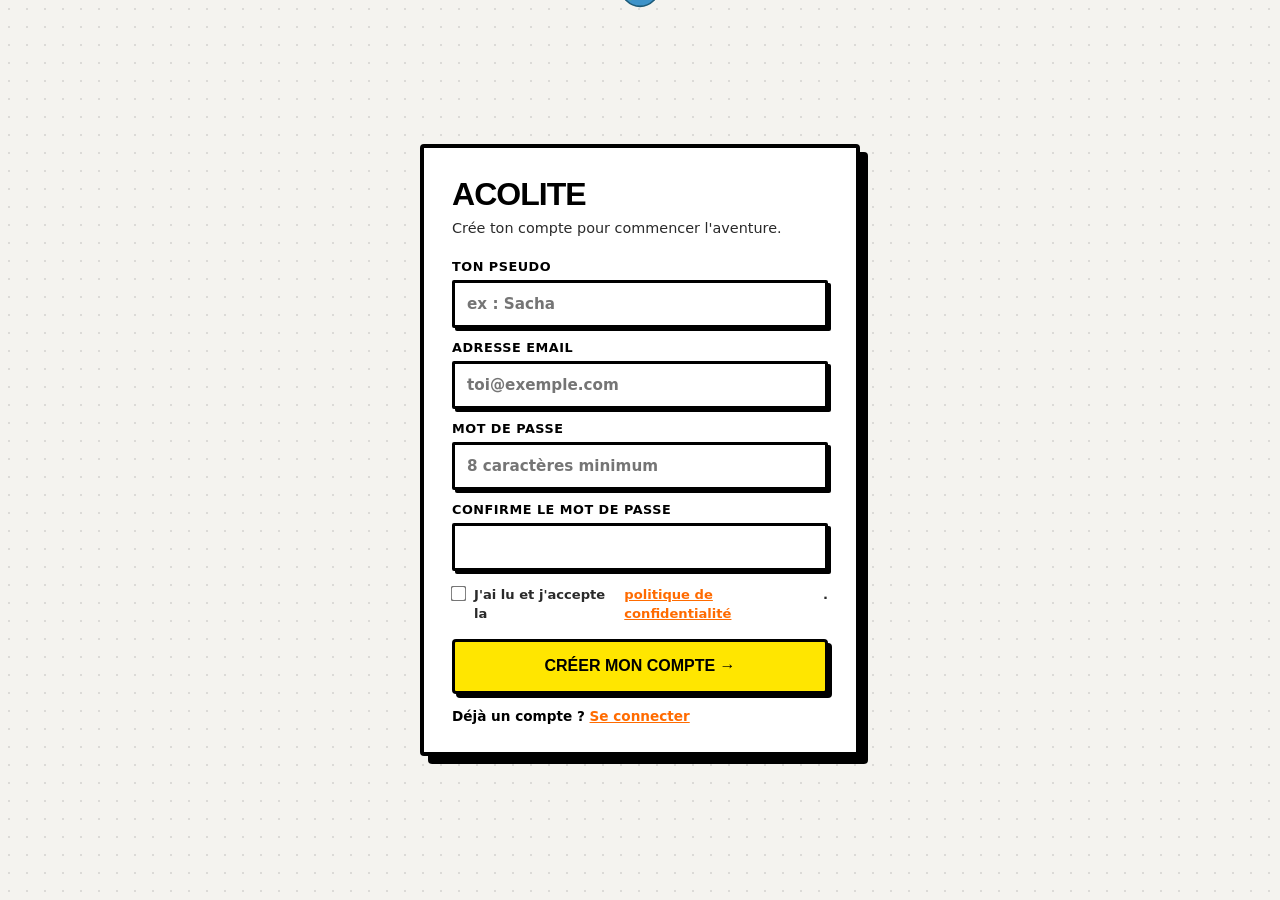
<file: index.html>
<!DOCTYPE html>
<html lang="fr">
<head>
<meta charset="UTF-8">
<meta http-equiv="Content-Security-Policy" content="default-src 'self'; script-src 'self' https://cdnjs.cloudflare.com; style-src 'self' 'unsafe-inline' https://fonts.googleapis.com; font-src https://fonts.gstatic.com; img-src 'self' data: https://pics.avs.io https://photo.hotellook.com https://upload.wikimedia.org https://tile.openstreetmap.org https://api.producthunt.com; connect-src 'self' https://generativelanguage.googleapis.com https://api.groq.com https://api.travelpayouts.com https://services-api.ryanair.com https://v6.db.transport.rest https://geocoding-api.open-meteo.com https://api.open-meteo.com https://archive-api.open-meteo.com https://fr.wikipedia.org https://fr.wikivoyage.org https://date.nager.at https://overpass-api.de https://overpass.kumi.systems https://api.frankfurter.dev https://api.emailjs.com https://engine.hotellook.com https://corsproxy.io https://api.allorigins.win https://*.workers.dev https://*.deno.dev https://*.val.run; frame-src https://www.openstreetmap.org https://maps.google.com https://www.google.com; object-src 'none'; base-uri 'self'; form-action 'self'">
<meta name="referrer" content="strict-origin-when-cross-origin">
<meta name="theme-color" content="#FFE600" media="(prefers-color-scheme: light)">
<meta name="theme-color" content="#0B0B10" media="(prefers-color-scheme: dark)">
<link rel="manifest" href="manifest.json">
<link rel="apple-touch-icon" href="icon-192.png">
<meta name="apple-mobile-web-app-capable" content="yes">
<meta name="apple-mobile-web-app-status-bar-style" content="black-translucent">
<meta name="viewport" content="width=device-width, initial-scale=1.0, viewport-fit=cover">
<title>Acolite — Planifie ton voyage : destination, transport, itinéraire</title>
<meta name="description" content="Décris ton envie de voyage : Acolite choisit la destination, le transport et le logement, puis construit ton programme jour par jour. Consultable hors-ligne.">
<!-- Canonique : sans elle, Google choisit lui-même l'adresse de référence.
     Elle doit être ABSOLUE et pointer sur le sous-chemin GitHub Pages. -->
<link rel="canonical" href="https://lechat45.github.io/Acolyte.github.io/">
<meta name="robots" content="index, follow, max-image-preview:large, max-snippet:-1">
<!-- Aperçu de lien (réseaux sociaux). Les URL doivent être absolues : un
     chemin relatif n'est pas résolu par les robots de partage. -->
<meta property="og:type" content="website">
<meta property="og:site_name" content="Acolite">
<meta property="og:locale" content="fr_FR">
<meta property="og:url" content="https://lechat45.github.io/Acolyte.github.io/">
<meta property="og:title" content="Acolite — Ton copilote de voyage">
<meta property="og:description" content="D'une simple envie à un programme jour par jour : destination, transport, logement et itinéraire, organisés pour toi.">
<meta property="og:image" content="https://lechat45.github.io/Acolyte.github.io/logo-acolite.png">
<meta property="og:image:alt" content="Logo Acolite : le globe mascotte coiffe le i d'ACOLITE">
<meta name="twitter:card" content="summary_large_image">
<meta name="twitter:title" content="Acolite — Ton copilote de voyage">
<meta name="twitter:description" content="D'une simple envie à un programme jour par jour : destination, transport, logement et itinéraire, organisés pour toi.">
<meta name="twitter:image" content="https://lechat45.github.io/Acolyte.github.io/logo-acolite.png">
<link rel="preconnect" href="https://fonts.googleapis.com">
<link href="https://fonts.googleapis.com/css2?family=Sora:wght@400;600;700;800;900&family=Inter:wght@400;500;600;700;800&display=swap" rel="stylesheet">
<link rel="stylesheet" href="style.css">
<!-- Données structurées : décrit le site à Google dans son vocabulaire.
     Ce n'est PAS du script exécuté (type application/ld+json = bloc de
     données), la CSP n'a donc pas à être touchée. -->
<script type="application/ld+json">
{
  "@context": "https://schema.org",
  "@type": "WebApplication",
  "name": "Acolite",
  "alternateName": "Acolite — copilote de voyage",
  "url": "https://lechat45.github.io/Acolyte.github.io/",
  "image": "https://lechat45.github.io/Acolyte.github.io/logo-acolite.png",
  "applicationCategory": "TravelApplication",
  "operatingSystem": "Web, Android, iOS",
  "inLanguage": "fr-FR",
  "description": "Décris ton envie de voyage : Acolite choisit la destination, le transport et le logement, puis construit ton programme jour par jour. Consultable hors-ligne.",
  "featureList": [
    "Choix de la destination à partir d'une envie",
    "Comparaison des transports sur le prix, la durée et le CO₂",
    "Choix du quartier et du logement",
    "Programme jour par jour organisé par proximité",
    "Carte de l'itinéraire consultable hors-ligne"
  ]
}
</script>
</head>
<body>

<!-- ===== Écran de démarrage (HTML : un seul code, tous les écrans) ===== -->
<div id="boot">
  <div class="boot-in">
    <div class="boot-mark">
      <svg class="mascot" viewBox="0 0 100 100" role="img" aria-label="Acolite">
        <defs><clipPath id="mGlobeClipBoot"><circle cx="50" cy="50" r="45"/></clipPath></defs>
        <circle class="m-ocean" cx="50" cy="50" r="45"/>
        <g clip-path="url(#mGlobeClipBoot)" class="m-land">
          <ellipse cx="24" cy="29" rx="14" ry="10" transform="rotate(-20 24 29)"/>
          <ellipse cx="29" cy="67" rx="9" ry="14" transform="rotate(14 29 67)"/>
          <ellipse cx="71" cy="24" rx="17" ry="9" transform="rotate(8 71 24)"/>
          <ellipse cx="68" cy="66" rx="11" ry="14" transform="rotate(-10 68 66)"/>
          <ellipse cx="50" cy="12" rx="20" ry="6"/>
        </g>
        <circle class="m-rim" cx="50" cy="50" r="45"/>
        <g class="m-eyes">
          <ellipse class="m-white" cx="36" cy="46" rx="15" ry="19"/>
          <ellipse class="m-white" cx="66" cy="46" rx="14" ry="18"/>
          <g class="m-pupils">
            <circle class="m-pupil" cx="38" cy="48" r="8"/>
            <circle class="m-pupil" cx="68" cy="48" r="7.5"/>
            <circle class="m-shine" cx="41.5" cy="43.5" r="2.4"/>
            <circle class="m-shine" cx="71" cy="43.5" r="2.1"/>
          </g>
        </g>
      </svg>
    </div>
    <div class="boot-word">ACOLITE</div>
    <div class="boot-sub">COPILOTE DE VOYAGE</div>
    <div class="boot-bar"><i></i></div>
    <div class="boot-step" id="bootStep">Démarrage…</div>
  </div>
</div>

<div class="wrap">
  <header>
    <div class="logo"><span class="logo-word" aria-label="Acolite"><i>A</i><i>c</i><i>o</i><i>l</i><i class="i-dot">i<span class="logo-mark"></span></i><i>t</i><i>e</i></span></div>
    <!-- La nav vit ici dans le HTML, mais sur téléphone elle est en
         position:fixed en bas : le parent n'a alors aucun effet sur elle.
         Sur ordinateur elle repasse en flux et devient la barre du haut. -->
    <nav class="catnav">
      <button data-cat="map"><span class="ico">🗺️</span>Carte</button>
      <button data-cat="trip" class="on"><span class="ico">✈️</span>Voyage</button>
      <button data-cat="profile"><span class="ico">👤</span>Profil</button>
    </nav>
  </header>

  <div id="catTrip">
  <nav class="steps">
    <div class="step active" data-step="1"><span class="n">1</span>Questions</div>
    <div class="step locked" data-step="2"><span class="n">2</span>Les choix</div>
    <div class="step locked" data-step="3"><span class="n">3</span>Ton voyage</div>
  </nav>

  <!-- ================= VUE 1 : ENVIES ================= -->
  <section class="view" id="view1">
    <div class="card" id="tripGallery" hidden>
      <h3 style="margin:0 0 4px">🧳 Mes voyages</h3>
      <p class="sub" style="margin:0 0 12px">Reprends un voyage déjà exploré, ou lances-en un nouveau ci-dessous.</p>
      <div class="gallery" id="galleryList"></div>
    </div>
    <div class="card">
      <!-- h1 de la page : c'est le titre principal du site pour Google et pour
           les lecteurs d'écran. Il est stylé exactement comme les h2. -->
      <h1>Où est-ce qu'on t'emmène ? 🌍</h1>
      <p class="sub">Décris tes envies, Acolite te propose des destinations sur mesure — puis t'aide à affiner.</p>
      <div class="grid">
        <div class="field"><label for="fFrom">Ville de départ</label><input id="fFrom" placeholder="Paris" autocomplete="off"></div>
        <div class="field"><label for="fDest">Destination souhaitée</label><input id="fDest" placeholder="Pays ou ville — vide = surprends-moi" autocomplete="off"></div>
        <div class="field"><label for="fDays">Durée</label>
          <select id="fDays">
            <option value="un week-end (2-3 jours)">🌤️ Week-end (2-3 j)</option>
            <option value="une semaine" selected>🗓️ 1 semaine</option>
            <option value="deux semaines">🗓️ 2 semaines</option>
            <option value="trois semaines ou plus">🌍 3 semaines +</option>
          </select>
        </div>
        <div class="field"><label for="fWhen">Période</label><input id="fWhen" placeholder="août 2026, vacances de la Toussaint…"></div>
        <div class="field"><label for="fDepart">Date de départ (optionnel)</label><input id="fDepart" type="date"></div>
        <div class="field"><label for="fBudget">Budget total / personne</label>
          <select id="fBudget">
            <option value="petit budget (moins de 500€)">🪙 Petit (&lt; 500 €)</option>
            <option value="budget moyen (500-1200€)" selected>💶 Moyen (500 – 1200 €)</option>
            <option value="budget confortable (1200-2500€)">💳 Confort (1200 – 2500 €)</option>
            <option value="budget élevé (2500€ et plus)">💎 Élevé (2500 € +)</option>
          </select>
        </div>
        <div class="field"><label for="fAdults">Adultes</label>
          <select id="fAdults"><option>1</option><option selected>2</option><option>3</option><option>4</option><option>5</option><option>6</option></select>
        </div>
        <div class="field"><label for="fKids">Enfants</label>
          <select id="fKids"><option selected>0</option><option>1</option><option>2</option><option>3</option><option>4</option></select>
        </div>
        <div class="field"><label for="fVibe">Ambiance recherchée</label>
          <select id="fVibe">
            <option value="" selected>Peu importe — surprends-moi</option>
            <option value="plage & détente">🏖️ Plage &amp; détente</option>
            <option value="ville & culture">🏛️ Ville &amp; culture</option>
            <option value="nature & aventure">🥾 Nature &amp; aventure</option>
            <option value="fête & vie nocturne">🎉 Fête &amp; vie nocturne</option>
            <option value="romantique">💘 Romantique</option>
            <option value="bien-être & repos">🧘 Bien-être &amp; repos</option>
          </select>
        </div>
        <div class="field"><label for="fWith">Avec qui</label>
          <select id="fWith">
            <option value="" selected>Peu importe</option>
            <option value="en solo">🧍 En solo</option>
            <option value="en couple">💞 En couple</option>
            <option value="entre amis">👯 Entre amis</option>
            <option value="en famille">👨‍👩‍👧 En famille</option>
            <option value="entre collègues">💼 Entre collègues</option>
          </select>
        </div>
        <div class="field"><label for="fTransport">Comment tu veux voyager</label>
          <select id="fTransport">
            <option value="" selected>🤷 Peu importe — Acolite décide</option>
            <option value="train">🚆 Train</option>
            <option value="voiture">🚗 Voiture</option>
            <option value="avion">✈️ Avion</option>
          </select>
        </div>
        <div class="field"><label for="fStay">Style d'hébergement</label>
          <select id="fStay">
            <option value="" selected>Peu importe</option>
            <option value="hôtel">🏨 Hôtel</option>
            <option value="appartement / Airbnb">🏠 Appartement / Airbnb</option>
            <option value="auberge / éco">🎒 Auberge / éco</option>
            <option value="séjour de luxe">✨ Séjour de luxe</option>
          </select>
        </div>
      </div>
      <div class="field" style="margin-top:14px"><label for="fFree">Tes limites & conditions</label>
        <textarea id="fFree" placeholder="Ex : max 3h de trajet, pas d'auberge, je pars avec un bébé, je veux la plage, budget serré sur le logement…"></textarea>
      </div>
      <div class="go-acts">
        <button class="btn" id="btnGo">✨ Propose-moi des voyages</button>
        <button class="btn ghost" id="btnCountry">🎯 Choisis un pays, l'IA trouve le lieu</button>
        <div class="btn-duo">
          <button class="btn ghost" id="btnLucky">🎲 Surprends-moi</button>
          <button class="btn ghost" id="btnScanTicket">📷 Scanner un ticket</button>
        </div>
      </div>
    </div>
  </section>


  <!-- ================= VUE 2 : LES CHOIX ================= -->
  <section class="view hidden" id="view2">
    <div id="zoneResults"><div class="card"><p class="sub" style="margin:0">Remplis le questionnaire à l'étape 1 pour voir tes propositions ici.</p></div></div>
  </section>

  <!-- ================= VUE 3 : Y ALLER ================= -->
  <section class="view hidden" id="view3">
    <div id="passSlot3"></div>

    <!-- Encart « aujourd'hui » (rendu par le JS, seulement pendant le séjour) -->
    <div id="zonePlan"></div>

    <!-- Tout le voyage, rangé par catégorie (barre rendue par le JS) -->
    <div id="zoneSections"></div>

    <!-- 3 · Réserver (replié : on n'y va qu'au moment de réserver) -->
    <div class="acc" id="accResa">
      <div class="acc-head" data-acc>🎫 RÉSERVER <span class="arr">›</span></div>
      <div class="acc-body">
        <p class="sub" style="margin:0 0 12px">Tous les liens de réservation, déjà pré-remplis avec ta destination et tes dates.</p>
        <button class="btn" id="btnOpenResa" style="width:100%;justify-content:center">🎫 Réserver — billets, hôtels, activités</button>
        <div class="btn-duo" style="margin-top:10px">
          <button class="btn ghost sm" id="btnDossier">📄 Carnet (PDF)</button>
          <button class="btn ghost sm" id="btnMaps">🗺️ Cartes hors-ligne</button>
        </div>
        <p class="hint" style="margin:8px 0 0">✈️ Avant le décollage : télécharge le carnet PDF et prépare les <strong>cartes de chaque journée</strong> — tout reste consultable <strong>sans connexion</strong>.</p>
      </div>
    </div>

    <!-- 4 · Gestion du voyage (replié : actions rares) -->
    <div class="acc" id="accManage">
      <div class="acc-head" data-acc>🧰 GÉRER CE VOYAGE <span class="arr">›</span></div>
      <div class="acc-body">
        <div class="btn-duo">
          <button class="btn ghost sm" id="btnPlanRedo2">🔄 Tout réorganiser</button>
          <button class="btn ghost sm" data-changedest>↩ Changer de destination</button>
        </div>
        <div class="btn-duo" style="margin-top:10px">
          <button class="btn ghost sm" id="btnBackup">💾 Sauvegarder (fichier)</button>
          <button class="btn ghost sm" id="btnRestore">📂 Importer</button>
        </div>
        <div class="btn-duo" style="margin-top:10px">
          <button class="btn ghost sm" id="btnExport">⬇ Exporter (.md)</button>
          <button class="btn ghost sm" id="btnReset">↺ Nouveau voyage</button>
        </div>
        <input type="file" id="restoreFile" accept="application/json,.json" hidden>
      </div>
    </div>
  </section>

  <!-- ================= VUE 4 : DORMIR ================= -->

  <!-- ================= VUE 5 : SUR PLACE ================= -->

  </div><!-- /catTrip -->

  <!-- ================= CATÉGORIE : CARTE ================= -->
  <section class="hidden" id="catMap">
    <!-- une pastille par journée : c'est la navigation principale de la carte -->
    <div class="mapbar" id="mapDays" role="tablist" aria-label="Journées du voyage"></div>
    <div class="mapnote">
      <span class="mapnote-txt" id="mapNote"></span>
      <span class="mapnote-warn" id="mapWarn"></span>
      <button class="rt" id="mapLocate">🧭 Où je suis</button>
      <a class="rt" id="projOpen" href="#" target="_blank" rel="noopener">↗ M'y guider</a>
    </div>
    <div id="projMap"></div>
    <div class="mapstops" id="zoneStops"></div>
    <div class="cat-empty" id="mapEmpty" hidden>
      <div class="cat-empty-card">
        <div class="ce-emoji">🗺️</div>
        <h3>Pas encore de voyage</h3>
        <p>Choisis une destination et Acolite trace ton itinéraire, jour par jour, ici même.</p>
        <button class="btn" id="mapEmptyGo">✨ Commencer un voyage</button>
      </div>
    </div>
  </section>

  <!-- ================= CATÉGORIE : PROFIL ================= -->
  <section class="hidden" id="catProfile">
    <div class="cat-empty-banner" id="profileEmpty" hidden>
      <div class="ce-emoji">✈️</div>
      <div style="flex:1;min-width:0">
        <h3 style="margin:0">Aucun voyage en cours</h3>
        <p class="hint" style="margin:2px 0 0">Lance ton premier voyage pour débloquer la carte, le programme et le ticket.</p>
      </div>
      <button class="btn sm ghost" id="profileEmptyGo">Commencer</button>
    </div>
    <div class="card">
      <h2>Mon compte 👤</h2>
      <div class="row" style="align-items:center;gap:16px;margin-top:14px">
        <div class="profile-big" id="pfAvatar">?</div>
        <div style="min-width:0">
          <h3 style="margin:0;overflow-wrap:anywhere" id="pfEmail">—</h3>
          <p class="hint" style="margin:4px 0 0" id="pfMeta">—</p>
        </div>
      </div>
    </div>


    <div class="card">
      <div class="acc" id="accPrefs">
        <div class="acc-head" data-acc>🎛️ PRÉFÉRENCES <span class="arr">›</span></div>
        <div class="acc-body">

          <h3 style="margin:0 0 6px">🧭 Ton style de voyage</h3>
          <p class="hint" style="margin:0 0 8px">L'IA en tient compte à chaque proposition et à chaque plan.</p>
          <div class="chips" id="stStyle"></div>

          <h3 style="margin:16px 0 6px">⚡ Ton rythme</h3>
          <div class="chips" id="stRythme"></div>

          <h3 style="margin:16px 0 6px">🍽️ Alimentation</h3>
          <div class="chips" id="stFood"></div>

          <h3 style="margin:16px 0 6px">♿ Accessibilité</h3>
          <div class="chips" id="stAcces"></div>

          <h3 style="margin:16px 0 6px">🚫 Transports à éviter</h3>
          <p class="hint" style="margin:0 0 8px">L'IA ne te proposera pas ces modes de transport (sauf s'il n'existe aucune alternative).</p>
          <div class="chips" id="stEco"></div>

          <div class="divider"></div>

          <h3 style="margin:0 0 6px">✨ Réponses d'Acolite</h3>
          <div class="field">
            <label for="stDetail">Niveau de détail</label>
            <select id="stDetail">
              <option value="court">✂️ Concis — l'essentiel</option>
              <option value="normal" selected>📄 Normal</option>
              <option value="long">📚 Détaillé — tout expliquer</option>
            </select>
          </div>
          <div class="chips" id="stIA" style="margin-top:8px"></div>

          <div class="divider"></div>

          <h3 style="margin:0 0 6px">🎨 Apparence</h3>
          <p class="hint" style="margin:0 0 8px">« Système » suit automatiquement le thème clair/sombre de ton appareil.</p>
          <div class="chips" id="stTheme"></div>
          <div class="field" style="margin-top:12px">
            <label>Taille du texte : <span id="stFsVal">100 %</span></label>
            <input type="range" id="stFont" min="90" max="130" step="5" value="100">
          </div>
          <div class="chips" id="stUI" style="margin-top:8px"></div>

          <div class="divider"></div>

          <h3 style="margin:0 0 6px">📌 Valeurs par défaut</h3>
          <p class="hint" style="margin:0 0 8px">Pré-remplies à chaque nouveau voyage — tu peux toujours les changer dans le questionnaire.</p>
          <div class="grid tight">
            <div class="field">
              <label for="stHome">🏠 Ville de départ</label>
              <input id="stHome" placeholder="ex : Paris" autocomplete="off">
            </div>
            <div class="field">
              <label for="stAdults">🧑 Adultes</label>
              <select id="stAdults"><option>1</option><option>2</option><option>3</option><option>4</option><option>5</option><option>6</option></select>
            </div>
            <div class="field">
              <label for="stKids">🧒 Enfants</label>
              <select id="stKids"><option>0</option><option>1</option><option>2</option><option>3</option><option>4</option></select>
            </div>
          </div>

          <div class="row" style="margin-top:14px">
            <button class="btn sm ghost" id="stReset">↺ Tout réinitialiser</button>
          </div>
        </div>
      </div>

      <div class="acc" id="accActions">
      <div class="acc-head" data-acc>⚡ ACTIONS <span class="arr">›</span></div>
      <div class="acc-body">
      <div class="item act">
        <div class="head"><div class="emo">✨</div><h4>Nouveautés <span id="pfVersion" class="hint" style="margin:0"></span></h4></div>
        <div class="side"><button class="btn sm ghost" id="pfNews">Voir</button></div>
      </div>
      <div class="item act">
        <div class="head"><div class="emo">⬇</div><h4>Exporter mon voyage</h4></div>
        <div class="side"><button class="btn sm ghost" id="pfExport">Exporter</button></div>
      </div>
      <div class="item act">
        <div class="head"><div class="emo">↺</div><h4>Recommencer un voyage</h4></div>
        <div class="side"><button class="btn sm ghost" id="pfNewTrip">Nouveau voyage</button></div>
      </div>
      <div class="item act">
        <div class="head"><div class="emo">🔑</div><h4>Changer le mot de passe</h4></div>
        <div class="side"><button class="btn sm ghost" id="pfChangePass">Changer</button></div>
      </div>
      <div class="item act">
        <div class="head"><div class="emo">📧</div><h4>Changer d'adresse email</h4></div>
        <div class="side"><button class="btn sm ghost" id="pfChangeEmail">Changer</button></div>
      </div>
      <div class="item act" id="pwaItem" style="display:none">
        <div class="head"><div class="emo">📲</div><h4>Installer Acolite sur l'appareil</h4></div>
        <div class="side"><button class="btn sm ghost" id="pfInstall">Installer</button></div>
      </div>
      <div class="item act">
        <div class="head"><div class="emo">📷</div><h4>Importer un voyage (scanner un ticket)</h4></div>
        <div class="side"><button class="btn sm ghost" id="pfScan">Ouvrir le scanner</button></div>
      </div>
      <div class="item act">
        <div class="head"><div class="emo">🧹</div><h4>Régénérer les contenus IA</h4></div>
        <div class="side"><button class="btn sm ghost" id="pfClearCache">Vider le cache IA</button></div>
      </div>
      <div class="item act">
        <div class="head"><div class="emo">📄</div><h4>Télécharger mes données</h4></div>
        <div class="side"><button class="btn sm ghost" id="pfMyData">Télécharger (.json)</button></div>
      </div>
      <div class="item act">
        <div class="head"><div class="emo">🌙</div><h4>Mode "Vol de nuit"</h4></div>
        <div class="side"><button class="btn sm ghost" id="pfTheme">Activer / désactiver</button></div>
      </div>
      <div class="item act">
        <div class="head"><div class="emo">🔒</div><h4>Politique de confidentialité</h4></div>
        <div class="side"><button class="btn sm ghost" id="pfPrivacy">Consulter</button></div>
      </div>
      <div class="item act">
        <div class="head"><div class="emo">🚪</div><h4>Se déconnecter</h4></div>
        <div class="side"><button class="btn sm ghost" id="pfLogout">Déconnexion</button></div>
      </div>
      </div><!-- /acc-body -->
      </div><!-- /acc -->
    </div>

    <!-- ===== Product Hunt — placé AVANT la zone sensible : demander un
         avis juste après « supprimer mon compte » tombait très mal. ===== -->
    <div class="ph-card">
      <div class="ph-txt">
        <span class="ph-eyebrow">Ton avis compte</span>
        <h3>Aide Acolite à grandir</h3>
        <p>Pas de pub intrusive, pas de données revendues. La meilleure façon de soutenir Acolite, c'est de laisser ton avis.</p>
      </div>
      <a class="ph-link" href="https://www.producthunt.com/products/acolite/reviews/new?utm_source=badge-product_review&amp;utm_medium=badge&amp;utm_source=badge-acolite" target="_blank" rel="noopener">
        <img src="https://api.producthunt.com/widgets/embed-image/v1/product_review.svg?product_id=1273558&amp;theme=light"
             alt="Donner son avis sur Acolite — Product Hunt" width="250" height="54" loading="lazy">
      </a>
    </div>

    <div class="danger-zone">
      <h3>⚠️ Zone sensible</h3>
      <p>La suppression est <strong>définitive</strong> : compte, voyages, notes et souvenirs seront perdus. Aucun retour possible.</p>
      <button class="btn danger" id="pfDelete">🗑 Supprimer définitivement mon compte</button>
    </div>

  </section>
</div>

<!-- ===== Auth (création de compte / connexion / vérification) ===== -->
<div class="auth-wrap hidden" id="authWrap">
  <div class="auth-card">
    <div class="auth-logo"><span class="logo-mark"></span>Acolite</div>
    <p class="sub" id="authSub">Crée ton compte pour commencer l'aventure.</p>

    <div id="authSignup">
      <div class="field"><label for="auPseudo">Ton pseudo</label><input id="auPseudo" placeholder="ex : Sacha" maxlength="20" autocomplete="nickname"></div>
      <div class="field" style="margin-top:12px"><label for="auEmail">Adresse email</label><input id="auEmail" type="email" placeholder="toi@exemple.com" autocomplete="email"></div>
      <div class="field" style="margin-top:12px"><label for="auPass">Mot de passe</label><input id="auPass" type="password" placeholder="8 caractères minimum" autocomplete="new-password"></div>
      <div class="field" style="margin-top:12px"><label for="auPass2">Confirme le mot de passe</label><input id="auPass2" type="password" autocomplete="new-password"></div>
      <label class="privacy-check"><input type="checkbox" id="auPrivacy"> J'ai lu et j'accepte la <a id="openPrivacy">politique de confidentialité</a>.</label>
      <button class="btn" id="btnSignup" style="margin-top:16px;width:100%;justify-content:center">Créer mon compte →</button>
      <p class="auth-switch">Déjà un compte ? <a id="goLogin">Se connecter</a></p>
    </div>

    <div id="authLogin" class="hidden">
      <div class="field"><label for="loEmail">Adresse email</label><input id="loEmail" type="email" autocomplete="email"></div>
      <div class="field" style="margin-top:12px"><label for="loPass">Mot de passe</label><input id="loPass" type="password" autocomplete="current-password"></div>
      <button class="btn" id="btnLogin" style="margin-top:16px;width:100%;justify-content:center">Se connecter →</button>
      <p class="auth-switch">Pas de compte ? <a id="goSignup">En créer un</a></p>
    </div>

    <div id="authVerify" class="hidden">
      <p style="font-weight:700;font-size:.92rem;margin-bottom:12px">📬 Un code de vérification à 6 chiffres a été envoyé à <strong id="vfEmail"></strong>. Entre-le pour sécuriser ton compte.</p>
      <div class="field"><label for="vfCode">Code de vérification</label><input id="vfCode" class="code-inp" inputmode="numeric" maxlength="6" placeholder="······"></div>
      <button class="btn" id="btnVerify" style="margin-top:16px;width:100%;justify-content:center">Vérifier ✔</button>
      <p class="auth-switch"><a id="btnResend">Renvoyer le code</a> · <a id="vfBack">Changer d'email</a></p>
      <p class="hint" id="vfDemo"></p>
    </div>
    <p class="err hidden" id="authErr" style="margin-top:14px"></p>
  </div>
</div>


<!-- ===== Pop-up : questions de l'IA avant la génération du voyage complet ===== -->
<div class="overlay" id="ovQs">
  <div class="modal" style="max-height:88vh;overflow-y:auto">
    <h2 style="margin:0 0 4px">🎯 Précisons ton voyage</h2>
    <p class="sub">Acolite a besoin de quelques précisions pour viser juste. Réponds, et il ajuste tes propositions de voyage.</p>
    <div id="zoneQs"></div>
    <div id="qsProg" class="qs-prog"></div>
    <button class="btn" id="btnQsGo" style="width:100%;justify-content:center;margin-top:14px" disabled>✅ Affiner mes propositions</button>
    <button class="btn ghost sm" id="btnQsSkip" style="width:100%;justify-content:center;margin-top:8px">Passer — garder ces propositions</button>
  </div>
</div>

<!-- ===== Pop-up SCANNER de ticket ===== -->
<div class="overlay" id="ovScan">
  <div class="modal" style="max-height:88vh;overflow-y:auto">
    <div class="row" style="justify-content:space-between;align-items:center;margin-bottom:6px">
      <h2 style="margin:0">Scanner un ticket 📷</h2>
      <button class="close-btn" data-closescan aria-label="Fermer">✕</button>
    </div>
    <p class="sub">Vise le QR d'un ticket Acolite pour importer le voyage (idéal entre amis).</p>
    <video id="scanVideo" playsinline muted style="width:100%;border:3px solid var(--stroke);border-radius:var(--r);background:#101010;min-height:200px"></video>
    <p id="scanMsg" class="hint" style="margin-top:10px"></p>
    <label class="btn ghost sm" style="width:100%;justify-content:center;margin-top:8px">🖼 Ou choisir une photo du ticket
      <input type="file" id="scanFile" accept="image/*" style="display:none">
    </label>
    <button class="modal-close" data-closescan>Fermer</button>
  </div>
</div>

<!-- ===== Pop-up SUPPRESSION DE COMPTE ===== -->
<div class="overlay" id="ovDel">
  <div class="modal">
    <div class="row" style="justify-content:space-between;align-items:center;margin-bottom:6px">
      <h2 style="margin:0;color:var(--danger)">⚠️ Supprimer le compte</h2>
      <button class="close-btn" data-close="ovDel" aria-label="Fermer">✕</button>
    </div>
    <p class="sub">Compte, voyages, notes et préférences seront <strong>définitivement effacés</strong> de cet appareil. Aucun retour possible.</p>
    <div class="field" style="margin-top:12px">
      <label for="delConfirm">Pour confirmer, écris <strong id="delPseudo">ton pseudo</strong></label>
      <input id="delConfirm" placeholder="…" autocomplete="off">
    </div>
    <button class="btn danger" id="delGo" style="width:100%;justify-content:center;margin-top:14px" disabled>🗑 Supprimer définitivement</button>
    <button class="btn ghost sm" data-close="ovDel" style="width:100%;justify-content:center;margin-top:8px">Annuler</button>
  </div>
</div>

<!-- ===== Pop-up RÉSERVATION ===== -->
<div class="overlay" id="ovResa">
  <div class="modal" style="max-height:88vh;overflow-y:auto">
    <div class="row" style="justify-content:space-between;align-items:center;margin-bottom:6px">
      <h2 style="margin:0">Réservation 🎫</h2>
      <button class="close-btn" data-close="ovResa" aria-label="Fermer">✕</button>
    </div>
    <div id="zoneResa"></div>
    <button class="modal-close" data-close="ovResa">Fermer</button>
  </div>
</div>

<!-- ===== Pop-up SIMULATION vols & trains ===== -->
<div class="overlay" id="ovSim">
  <div class="modal" style="max-height:88vh;overflow-y:auto">
    <div class="row" style="justify-content:space-between;align-items:center;margin-bottom:6px">
      <h2 style="margin:0">Simulation 🛫</h2>
      <button class="close-btn" data-close="ovSim" aria-label="Fermer">✕</button>
    </div>
    <p class="sub">Vrais prix et vrais horaires — mode pré-sélectionné par le plan, change-le pour comparer.</p>
    <div class="toggle">
      <button id="tgPlane" class="on">✈️ Avion</button>
      <button id="tgCar">🚗 Voiture</button>
      <button id="tgTrain">🚆 Train</button>
    </div>
    <div id="priceAlert" style="display:none;margin-bottom:10px"></div>
    <div id="zoneTransport"></div>
    <button class="modal-close" data-close="ovSim">Fermer</button>
  </div>
</div>

<!-- ===== Barre "l'IA cherche" : remplace la nav du bas pendant la réflexion ===== -->
<div class="searchbar" id="searchBar" hidden>
  <div class="sb-mark" id="sbMascot"></div>
  <div class="sb-body">
    <div class="sb-text" id="sbText">Acolite explore le monde…</div>
    <div class="sb-track"><i></i></div>
  </div>
</div>

<!-- ===== Carte postale ===== -->
<div class="overlay" id="ovPostcard">
  <div class="modal" style="max-height:92vh;overflow-y:auto">
    <div class="row" style="justify-content:space-between;align-items:center;margin-bottom:8px">
      <h2 style="margin:0">Ta carte postale 🖼️</h2>
      <button class="close-btn" data-close="ovPostcard" aria-label="Fermer">✕</button>
    </div>
    <div class="pc-preview"><img id="pcImg" alt="Aperçu de la carte postale"><div class="pc-loading" id="pcLoading">Composition…</div></div>
    <div class="pc-group"><span class="pc-label">Modèle — mise en page</span><div class="pc-chips" id="pcTemplates"></div></div>
    <div class="pc-group"><span class="pc-label">Style — couleurs</span><div class="pc-chips" id="pcStyles"></div></div>
    <div class="pc-group" id="pcLayoutGroup"><span class="pc-label">Disposition des photos</span><div class="pc-chips" id="pcLayouts"></div></div>
    <div class="pc-group"><span class="pc-label">Photos</span>
      <div class="btn-duo">
        <button class="btn sm ghost" id="pcMine">📸 Mes photos</button>
        <button class="btn sm ghost" id="pcWeb">🌐 Photos du web</button>
      </div>
      <input type="file" id="pcFile" accept="image/*" multiple hidden>
    </div>
    <div class="btn-duo" style="margin-top:14px">
      <button class="btn sm" id="pcDownload">⬇ Télécharger</button>
      <button class="btn sm ghost" id="pcShare">📤 Partager</button>
    </div>
    <p class="hint" style="margin-top:8px">Ajoute <strong>tes photos</strong> ou laisse Acolite chercher des photos du web. Souvenir uniquement.</p>
  </div>
</div>

<div class="net-badge" id="netBadge" hidden></div>
<div id="toast"></div>

<!-- ===== Carnet de voyage imprimable (rempli au clic, visible seulement à l'impression) ===== -->
<div id="dossier" hidden></div>

<!-- ===== Nouveautés de la mise à jour ===== -->
<div class="overlay" id="ovNews">
  <div class="modal" style="max-height:88vh;overflow-y:auto">
    <div class="row" style="justify-content:space-between;align-items:center;margin-bottom:6px">
      <h2 style="margin:0">✨ Quoi de neuf ?</h2>
      <button class="close-btn" data-close="ovNews" aria-label="Fermer">✕</button>
    </div>
    <div id="newsBody"></div>
    <button class="btn" id="newsOk" style="width:100%;justify-content:center;margin-top:14px">👍 J'ai vu</button>
  </div>
</div>

<!-- ================= MINI-JEU : DÉFENDS LA TERRE (easter egg) ================= -->
<div class="overlay" id="ovGame">
  <div class="modal game-modal">
    <div class="row" style="justify-content:space-between;align-items:center;margin-bottom:8px">
      <h2 style="margin:0">🛰️ Défends la Terre</h2>
      <button class="close-btn" data-close="ovGame" id="gameClose" aria-label="Fermer">✕</button>
    </div>
    <div class="game-hud">
      <span id="gameScore">Score : 0</span>
      <span id="gameCombo" class="game-combo" hidden></span>
      <span id="gameLevel">Niveau 1</span>
      <span id="gameLives">❤️❤️❤️</span>
    </div>
    <div class="game-stage">
      <canvas id="gameCanvas" width="640" height="460"></canvas>
      <div class="game-over" id="gameOver" hidden>
        <h3 id="gameOverTitle">Terre perdue !</h3>
        <p id="gameOverScore">Score : 0</p>
        <div id="gameLeaderboard" class="game-lb"></div>
        <button class="btn" id="gameReplay" style="justify-content:center">🔄 Rejouer</button>
      </div>
      <div class="game-start" id="gameStart">
        <p>🖱️ Clique sur les astéroïdes pour les détruire avant qu'ils touchent la Terre.</p>
        <p class="game-tip">💡 Enchaîne sans laisser passer d'astéroïde : ton multiplicateur monte. Les dorés valent triple.</p>
        <p class="game-best" id="gameBest" hidden></p>
        <div class="game-start-btns">
          <button class="btn" id="gameGo" style="justify-content:center">🚀 Commencer</button>
          <button class="btn ghost sm" id="gameCustomBtn" style="justify-content:center">🎨 Personnaliser</button>
        </div>
      </div>
      <div class="game-custom" id="gameCustom" hidden>
        <h3>🎨 Personnalisation</h3>
        <p class="gc-hint">Change le style — sans toucher à la difficulté.</p>
        <div class="gc-group"><span class="gc-label">☄️ Astéroïdes</span><div class="gc-swatches" id="gcAsteroids"></div></div>
        <div class="gc-group"><span class="gc-label">🌍 Planète</span><div class="gc-swatches" id="gcPlanets"></div></div>
        <button class="btn" id="gameCustomDone" style="justify-content:center;margin-top:6px">✅ Terminé</button>
      </div>
    </div>
  </div>
</div>

<!-- ================= POLITIQUE DE CONFIDENTIALITÉ ================= -->
<div class="overlay" id="ovPrivacy">
  <div class="modal" style="max-height:88vh;overflow-y:auto">
    <div class="row" style="justify-content:space-between;align-items:center;margin-bottom:6px">
      <h2 style="margin:0">🔒 Confidentialité</h2>
      <button class="close-btn" data-close="ovPrivacy" id="privacyClose" aria-label="Fermer">✕</button>
    </div>
    <div id="privacyBody"></div>
    <button class="btn" id="privacyAccept" style="width:100%;justify-content:center;margin-top:14px">✅ J'accepte</button>
  </div>
</div>

<!-- ================= ONBOARDING (première visite) ================= -->
<div class="onboard" id="onboard" hidden>
  <div class="onboard-card">
    <button class="onboard-skip" id="onboardSkip" aria-label="Passer l'introduction">Passer</button>
    <div class="onboard-emoji" id="onboardEmoji">🌍</div>
    <h2 id="onboardTitle">Bienvenue sur Acolite</h2>
    <p id="onboardText">Ton copilote de voyage.</p>
    <div class="onboard-foot">
      <span class="onboard-dots" id="onboardDots"></span>
      <button class="btn" id="onboardNext">Suivant →</button>
    </div>
  </div>
</div>

<script src="boot-check.js"></script>
<script src="config.js"></script>
<script src="app.js"></script>
</body>
</html>
</file>
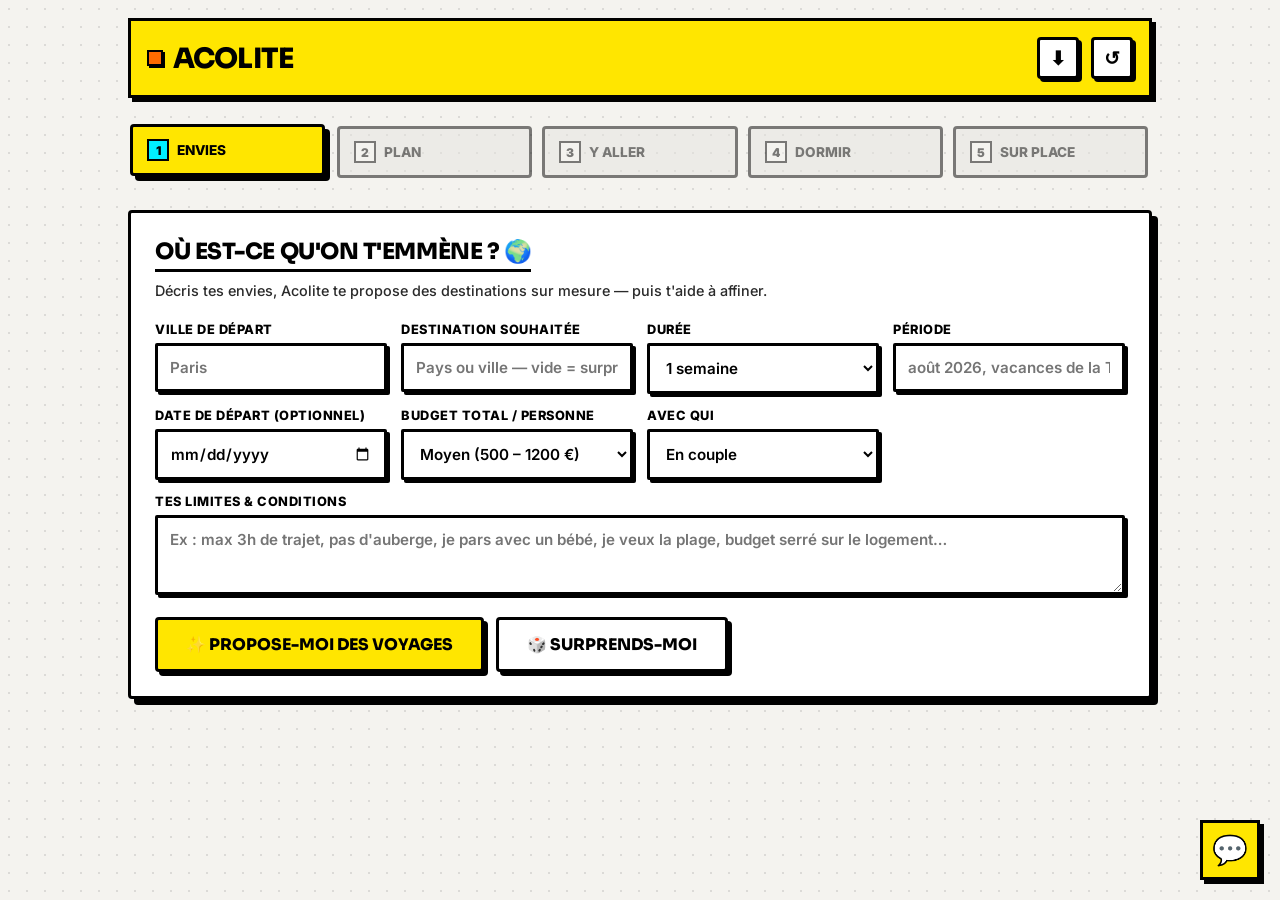
<file: Index.html>
<!DOCTYPE html>
<html lang="fr">
<head>
<meta charset="UTF-8">
<meta name="viewport" content="width=device-width, initial-scale=1.0, viewport-fit=cover">
<title>Acolite — Ton copilote de voyage</title>
<link rel="preconnect" href="https://fonts.googleapis.com">
<link href="https://fonts.googleapis.com/css2?family=Sora:wght@400;600;700;800;900&family=Inter:wght@400;500;600;700;800&display=swap" rel="stylesheet">
<style>
:root {
  --bg: #F4F3EF; /* Fond papier épais rétro */
  --primary: #FFE600; /* Le jaune néo-brutaliste iconique */
  --secondary: #FFFFFF; /* Fond de carte blanc pur */
  --accent-cyan: #00F0FF;
  --accent-violet: #A855F7;
  --accent-orange: #FF6B00;
  --ok: #22C55E;
  --danger: #EF4444;
  --txt: #000000;
  --txt-2: #2A2A2A;
  --stroke: #000000;
  --r-lg: 4px;
  --r-md: 4px;
  --r-sm: 2px;
  color-scheme: light;
}

*{margin:0;padding:0;box-sizing:border-box}
html{scroll-behavior:smooth}
body{
  font-family:'Inter',system-ui,sans-serif;
  background-color:var(--bg);
  background-image: radial-gradient(rgba(0,0,0,0.1) 1.5px, transparent 1.5px);
  background-size: 18px 18px;
  color:var(--txt);
  min-height:100vh;
  overflow-x:hidden;
  -webkit-font-smoothing:antialiased;
}

/* ===== Layout ===== */
.wrap{max-width:1060px;margin:0 auto;padding:18px 18px 120px}
header{
  display:flex;align-items:center;justify-content:space-between;
  padding:16px;gap:10px;flex-wrap:wrap;
  background: var(--primary);
  border: 3px solid var(--stroke);
  box-shadow: 4px 4px 0px var(--stroke);
  margin-bottom: 24px;
}
.logo{
  font-family:'Sora',sans-serif;font-weight:900;font-size:1.75rem;
  letter-spacing:-.03em;display:flex;align-items:center;gap:10px;text-transform:uppercase;
}
.logo .dot{
  width:16px;height:16px;border-radius:0;
  background:var(--accent-orange);border:2px solid var(--stroke);
  box-shadow:2px 2px 0px var(--stroke);
}
.logo span{color:var(--txt)}

.icon-btn{
  background:var(--secondary);border:3px solid var(--stroke);color:var(--txt);
  width:42px;height:42px;font-weight:800;border-radius:var(--r-md);cursor:pointer;
  font-size:1.2rem;display:grid;place-items:center;transition:all .1s ease;
  box-shadow:3px 3px 0px var(--stroke);
}
.icon-btn:hover{transform:translate(-1px,-1px);box-shadow:4px 4px 0px var(--stroke);background:var(--accent-cyan)}
.icon-btn:active{transform:translate(2px,2px);box-shadow:1px 1px 0px var(--stroke)}

/* ===== Steps nav ===== */
.steps{display:flex;gap:10px;margin-bottom:24px;overflow-x:auto;padding:4px 4px 8px;scrollbar-width:none}
.steps::-webkit-scrollbar{display:none}
.step{
  flex:1;min-width:125px;padding:12px 14px;border-radius:var(--r-md);cursor:pointer;
  background:var(--secondary);border:3px solid var(--stroke);
  font-size:.85rem;font-weight:800;color:var(--txt);text-transform:uppercase;white-space:nowrap;
  display:flex;align-items:center;gap:8px;transition:all .1s ease;
  box-shadow:3px 3px 0px var(--stroke);
}
.step .n{
  width:22px;height:22px;border-radius:0;display:grid;place-items:center;
  font-size:.75rem;background:var(--bg);border:2px solid var(--stroke);font-weight:900;flex-shrink:0;
}
.step.active{background:var(--primary);transform:translate(-2px,-2px);box-shadow:5px 5px 0px var(--stroke)}
.step.active .n{background:var(--accent-cyan);color:var(--txt)}
.step.locked{opacity:.5;cursor:not-allowed;box-shadow:none;transform:none;background:#E5E5E0}
.step:not(.locked):not(.active):hover{background:var(--bg);transform:translate(-1px,-1px);box-shadow:4px 4px 0px var(--stroke)}

/* ===== Brutalist card ===== */
.card{
  background:var(--secondary);border:3px solid var(--stroke);border-radius:var(--r-lg);
  padding:24px;margin-bottom:24px;box-shadow:6px 6px 0px var(--stroke);
}
h1,h2,h3{font-family:'Sora',sans-serif;letter-spacing:-.02em;text-transform:uppercase;font-weight:900}
h2{font-size:1.4rem;margin-bottom:8px;display:inline-block;border-bottom:3px solid var(--stroke);padding-bottom:4px}
h3{font-size:1.1rem;margin-top:6px}
.sub{color:var(--txt-2);font-size:.9rem;line-height:1.55;margin-bottom:20px;font-weight:500}

/* ===== Form ===== */
.grid{display:grid;grid-template-columns:repeat(auto-fit,minmax(220px,1fr));gap:14px}
.grid.tight{grid-template-columns:repeat(auto-fit,minmax(160px,1fr))}
.field label{
  display:block;font-size:.8rem;font-weight:800;color:var(--txt);
  text-transform:uppercase;letter-spacing:.04em;margin-bottom:6px;
}
input,select,textarea{
  width:100%;background:var(--secondary);border:3px solid var(--stroke);border-radius:var(--r-sm);
  color:var(--txt);padding:12px;font-size:.95rem;font-weight:600;font-family:inherit;outline:none;
  transition:all .1s ease;box-shadow:3px 3px 0px var(--stroke);
}
input:focus,select:focus,textarea:focus{background:#FFFEE0;transform:translate(-1px,-1px);box-shadow:4px 4px 0px var(--stroke)}
textarea{resize:vertical;min-height:80px}
select option{background:var(--secondary);color:var(--txt)}

.chips{display:flex;flex-wrap:wrap;gap:8px;margin-top:8px}
.chip{
  padding:8px 16px;border-radius:var(--r-sm);font-size:.85rem;font-weight:700;cursor:pointer;
  background:var(--secondary);border:2px solid var(--stroke);color:var(--txt);
  transition:all .1s ease;user-select:none;box-shadow:2px 2px 0px var(--stroke);
}
.chip:hover{background:var(--bg);transform:translate(-1px,-1px);box-shadow:3px 3px 0px var(--stroke)}
.chip.on{background:var(--primary);color:var(--txt);box-shadow:3px 3px 0px var(--stroke)}
.chip.on.warn{background:var(--accent-orange);color:#fff}

/* ===== Buttons ===== */
.btn{
  border:3px solid var(--stroke);cursor:pointer;font-family:'Sora',sans-serif;font-weight:900;
  font-size:1rem;text-transform:uppercase;padding:14px 28px;border-radius:var(--r-md);
  transition:all .1s ease;display:inline-flex;align-items:center;gap:10px;
  color:var(--txt);background:var(--primary);box-shadow:4px 4px 0px var(--stroke);text-decoration:none;
}
.btn:hover{transform:translate(-2px,-2px);box-shadow:6px 6px 0px var(--stroke)}
.btn:active{transform:translate(2px,2px);box-shadow:2px 2px 0px var(--stroke)}
.btn:disabled{opacity:.5;cursor:wait;transform:none;box-shadow:2px 2px 0px var(--stroke)}
.btn.ghost{background:var(--secondary);color:var(--txt);box-shadow:4px 4px 0px var(--stroke)}
.btn.sm{padding:10px 18px;font-size:.85rem;border-radius:var(--r-md);border-width:2px;box-shadow:3px 3px 0px var(--stroke)}
.btn.sm:hover{transform:translate(-1px,-1px);box-shadow:4px 4px 0px var(--stroke)}
.btn.violet{background:var(--accent-violet);color:#FFFFFF}

.row{display:flex;gap:12px;flex-wrap:wrap;align-items:center}

/* ===== Badges IA ===== */
.ai-badge{
  display:inline-flex;align-items:center;gap:5px;font-size:.7rem;font-weight:900;
  padding:4px 10px;border-radius:0;border:2px solid var(--stroke);
  text-transform:uppercase;vertical-align:middle;box-shadow:1px 1px 0px var(--stroke);
}
.ai-badge.gemini{background:var(--accent-violet);color:#fff}
.ai-badge.groq{background:var(--accent-orange);color:#fff}

/* ===== Loader ===== */
.loader{display:flex;align-items:center;gap:14px;padding:26px 8px;color:var(--txt);font-size:1rem;font-weight:700}
.orbit{width:36px;height:36px;position:relative;flex-shrink:0;border:3px solid var(--stroke);background:var(--primary)}
.orbit::before{
  content:'';position:absolute;width:10px;height:10px;background:var(--accent-cyan);
  border:2px solid var(--stroke);top:-6px;left:-6px;animation:boxWalk 2s infinite linear;
}
@keyframes boxWalk{
  0%{top:-6px;left:-6px}
  25%{top:-6px;left:calc(100% - 4px)}
  50%{top:calc(100% - 4px);left:calc(100% - 4px)}
  75%{top:calc(100% - 4px);left:-6px}
  100%{top:-6px;left:-6px}
}

/* ===== Destination cards ===== */
.dest-grid{display:grid;grid-template-columns:repeat(auto-fill,minmax(280px,1fr));gap:16px}
.dest{
  background:var(--secondary);border:3px solid var(--stroke);border-radius:var(--r-lg);
  padding:20px;cursor:pointer;transition:all .15s ease;position:relative;overflow:hidden;
  animation:pop .4s ease both;box-shadow:4px 4px 0px var(--stroke);
}
.dest:nth-child(2){animation-delay:.06s}.dest:nth-child(3){animation-delay:.12s}.dest:nth-child(4){animation-delay:.18s}
.dest:nth-child(5){animation-delay:.24s}.dest:nth-child(6){animation-delay:.3s}
.dest:hover{border-color:var(--stroke);transform:translate(-3px,-3px);box-shadow:7px 7px 0px var(--stroke);background:#FFFEE8}
.dest .flag{font-size:2.2rem;margin-bottom:8px}
.dest h3{font-size:1.25rem;margin-bottom:4px}
.dest .country{font-size:.85rem;font-weight:700;color:var(--txt-2);margin-bottom:10px;text-transform:uppercase}
.dest p{font-size:.9rem;color:var(--txt-2);line-height:1.5;margin-bottom:12px}
.tags{display:flex;flex-wrap:wrap;gap:6px;margin-bottom:12px}
.tag{
  font-size:.7rem;font-weight:800;padding:4px 10px;border-radius:0;
  background:var(--bg);border:1px solid var(--stroke);color:var(--txt);text-transform:uppercase;
}
.tag.money{background:var(--primary)}
.tag.cyan{background:var(--accent-cyan)}
.dest .pick{
  font-size:.85rem;font-weight:900;color:var(--txt);text-transform:uppercase;
  font-family:'Sora',sans-serif;text-decoration:underline;
}

/* ===== Boarding pass ===== */
.pass{
  position:relative;border-radius:var(--r-lg);overflow:hidden;margin-bottom:24px;
  background:var(--primary);border:3px solid var(--stroke);box-shadow:6px 6px 0px var(--stroke);
}
.pass-in{padding:20px 22px;display:flex;justify-content:space-between;align-items:center;gap:14px;flex-wrap:wrap}
.pass .route{font-family:'Sora',sans-serif;font-weight:900;font-size:1.75rem;display:flex;align-items:center;gap:14px;letter-spacing:-.02em}
.pass .route .plane{font-size:1.2rem;color:var(--accent-orange)}
.pass .meta{font-size:.85rem;font-weight:700;color:var(--txt);margin-top:4px}
.pass .tear{
  border-top:3px dashed var(--stroke);position:relative;padding:12px 22px;
  font-size:.8rem;font-weight:700;color:var(--txt);display:flex;justify-content:space-between;
  gap:10px;flex-wrap:wrap;background:var(--secondary);
}
.pass .tear::before,.pass .tear::after{
  content:'';position:absolute;top:-13px;width:24px;height:24px;border-radius:50%;
  background:var(--bg);border:3px solid var(--stroke);
}
.pass .tear::before{left:-13px}.pass .tear::after{right:-13px}
.barcode{display:flex;gap:3px;align-items:center}
.barcode i{display:block;width:3px;background:var(--stroke);height:18px}
.barcode i:nth-child(2n){height:12px}.barcode i:nth-child(3n){height:22px}

/* ===== Toggle ===== */
.toggle{
  display:inline-flex;background:var(--secondary);border:3px solid var(--stroke);
  border-radius:var(--r-md);padding:6px;gap:6px;margin-bottom:20px;flex-wrap:wrap;
  box-shadow:3px 3px 0px var(--stroke);
}
.toggle button{
  border:2px solid transparent;background:transparent;color:var(--txt);
  font-family:'Sora',sans-serif;font-weight:800;font-size:.85rem;text-transform:uppercase;
  padding:8px 18px;border-radius:var(--r-sm);cursor:pointer;transition:all .1s ease;
}
.toggle button.on{background:var(--primary);border-color:var(--stroke)}

/* ===== Timeline ===== */
.timeline{position:relative;padding-left:30px}
.timeline::before{content:'';position:absolute;left:10px;top:6px;bottom:6px;width:4px;background:var(--stroke)}
.tl-item{position:relative;padding:0 0 24px 16px;animation:pop .35s ease both}
.tl-item::before{
  content:'';position:absolute;left:-26px;top:5px;width:14px;height:14px;border-radius:0;
  background:var(--accent-cyan);border:3px solid var(--stroke);
}
.tl-item:nth-child(2n)::before{background:var(--accent-violet)}
.tl-time{
  font-family:'Sora',sans-serif;font-weight:900;font-size:.9rem;color:var(--txt);
  text-transform:uppercase;background:var(--primary);display:inline-block;
  padding:2px 6px;border:1px solid var(--stroke);margin-bottom:4px;
}
.tl-title{font-weight:800;font-size:1.1rem;margin:4px 0 6px}
.tl-desc{font-size:.9rem;color:var(--txt-2);line-height:1.5}
.tl-loc{
  display:inline-flex;align-items:center;gap:6px;margin-top:8px;font-size:.8rem;font-weight:800;
  color:var(--txt);cursor:pointer;background:var(--secondary);border:2px solid var(--stroke);
  padding:6px 12px;border-radius:var(--r-sm);transition:all .1s ease;text-decoration:none;
  box-shadow:2px 2px 0px var(--stroke);
}
.tl-loc:hover{background:var(--accent-orange);color:#fff;transform:translate(-1px,-1px);box-shadow:3px 3px 0px var(--stroke)}

/* ===== Lists ===== */
.item{
  display:flex;gap:14px;padding:16px;border-radius:var(--r-md);background:var(--secondary);
  border:3px solid var(--stroke);margin-bottom:12px;align-items:flex-start;
  animation:pop .35s ease both;box-shadow:3px 3px 0px var(--stroke);
}
.item .emo{font-size:1.8rem;flex-shrink:0}
.item h4{font-size:1.05rem;font-weight:800;margin-bottom:4px;font-family:'Sora',sans-serif;text-transform:uppercase}
.item p{font-size:.9rem;color:var(--txt-2);line-height:1.5}
.item .side{margin-left:auto;text-align:right;flex-shrink:0}

/* ===== Checklist valise ===== */
.check{
  display:flex;align-items:center;gap:12px;padding:12px 14px;border-radius:var(--r-sm);
  background:var(--secondary);border:3px solid var(--stroke);margin-bottom:8px;cursor:pointer;
  font-size:.9rem;font-weight:700;transition:all .1s ease;user-select:none;
  box-shadow:2px 2px 0px var(--stroke);
}
.check:hover{transform:translate(-1px,-1px);box-shadow:3px 3px 0px var(--stroke)}
.check .box{
  width:22px;height:22px;border-radius:0;border:3px solid var(--stroke);background:var(--secondary);
  flex-shrink:0;display:grid;place-items:center;font-size:.85rem;color:var(--txt);
  font-weight:900;transition:all .1s ease;
}
.check.done .box{background:var(--primary)}
.check.done{opacity:.6;background:var(--bg)}
.check.done span{text-decoration:line-through}

.progress{
  height:14px;border-radius:0;background:var(--secondary);
  border:3px solid var(--stroke);overflow:hidden;margin:12px 0 20px;
}
.progress i{
  display:block;height:100%;background:var(--primary);transition:width .3s;
  box-shadow:inset -3px 0 0 0 var(--stroke); /* fix : pas de trait noir visible à 0% */
}

/* ===== Phrases ===== */
.phrase{
  padding:14px;border-radius:var(--r-md);background:var(--secondary);border:3px solid var(--stroke);
  margin-bottom:10px;animation:pop .3s ease both;box-shadow:3px 3px 0px var(--stroke);
}
.phrase .fr{font-size:.85rem;font-weight:700;color:var(--txt-2);margin-bottom:4px}
.phrase .loc{font-family:'Sora',sans-serif;font-weight:900;font-size:1.15rem;color:var(--txt)}
.phrase .pron{font-size:.8rem;color:var(--accent-orange);font-weight:700;font-style:italic;margin-top:4px}

/* ===== Budget ===== */
.bud-bar{display:flex;height:22px;border-radius:0;overflow:hidden;border:3px solid var(--stroke);margin:16px 0 12px}
.bud-bar i{display:block;height:100%;border-right:2px solid var(--stroke)}
.bud-bar i:last-child{border-right:none}
.legend{display:flex;flex-wrap:wrap;gap:12px;font-size:.8rem;font-weight:700;color:var(--txt);margin-bottom:16px}
.legend b{font-weight:900}
.legend .sw{display:inline-block;width:12px;height:12px;border-radius:0;border:1px solid var(--stroke);margin-right:6px;vertical-align:middle}
.spend-total{font-family:'Sora',sans-serif;font-weight:900;font-size:1.8rem;color:var(--txt);text-transform:uppercase}
.spend-del{margin-left:auto;color:var(--danger);cursor:pointer;font-size:1.1rem;font-weight:bold;opacity:.8;flex-shrink:0}
.spend-del:hover{opacity:1;transform:scale(1.1)}

/* ===== Accordion (semaine) ===== */
.acc{
  border:3px solid var(--stroke);border-radius:var(--r-md);margin-bottom:12px;
  overflow:hidden;background:var(--secondary);box-shadow:3px 3px 0px var(--stroke);
}
.acc-head{
  padding:16px;cursor:pointer;display:flex;align-items:center;gap:10px;
  font-family:'Sora',sans-serif;font-weight:900;font-size:1rem;text-transform:uppercase;
  user-select:none;background:var(--primary);border-bottom:3px solid var(--stroke);
}
.acc:not(.open) .acc-head{border-bottom:none} /* fix : double trait quand fermé */
.acc-head .arr{margin-left:auto;transition:.25s;font-weight:900}
.acc.open .acc-head .arr{transform:rotate(90deg)}
.acc-body{display:none;padding:16px}
.acc.open .acc-body{display:block}

/* ===== Map ===== */
.map-box{
  border-radius:var(--r-lg);overflow:hidden;border:3px solid var(--stroke);
  height:380px;background:#fff;box-shadow:4px 4px 0px var(--stroke);
}
.map-box iframe{width:100%;height:100%;border:0}

/* ===== Sub-tabs ===== */
.subtabs{display:flex;gap:8px;flex-wrap:wrap;margin-bottom:20px;padding:4px}
.subtab{
  padding:10px 18px;border-radius:var(--r-sm);font-size:.85rem;font-weight:800;cursor:pointer;
  background:var(--secondary);border:3px solid var(--stroke);color:var(--txt);
  text-transform:uppercase;transition:all .1s ease;user-select:none;
  box-shadow:3px 3px 0px var(--stroke);
}
.subtab.on{background:var(--primary);transform:translate(-1px,-1px);box-shadow:4px 4px 0px var(--stroke)}

/* ===== Modal ===== */
.overlay{position:fixed;inset:0;background:rgba(0,0,0,0.6);display:none;place-items:center;z-index:50;padding:18px}
.overlay.show{display:grid}
.modal{
  width:min(480px,100%);background:var(--secondary);border:4px solid var(--stroke);
  border-radius:var(--r-lg);padding:26px;animation:pop .3s ease;
  max-height:88vh;overflow-y:auto;box-shadow:8px 8px 0px var(--stroke);
}
.modal a{color:var(--accent-orange);font-weight:bold}

/* ===== Concierge chat ===== */
.fab{
  position:fixed;right:20px;bottom:20px;z-index:40;width:60px;height:60px;border-radius:0;
  border:3px solid var(--stroke);cursor:pointer;font-size:1.8rem;color:var(--txt);
  background:var(--primary);box-shadow:4px 4px 0px var(--stroke);transition:all .1s ease;
}
.fab:hover{transform:translate(-2px,-2px);box-shadow:6px 6px 0px var(--stroke)}
.fab:active{transform:translate(2px,2px);box-shadow:1px 1px 0px var(--stroke)}

.chatbox{
  position:fixed;right:16px;bottom:90px;z-index:45;width:min(380px,calc(100vw - 32px));
  height:min(520px,70vh);display:none;flex-direction:column;
  background:var(--secondary);border:4px solid var(--stroke);border-radius:var(--r-lg);
  box-shadow:8px 8px 0px var(--stroke);overflow:hidden;animation:pop .25s ease;
}
.chatbox.show{display:flex}
.chat-head{
  padding:16px;border-bottom:3px solid var(--stroke);display:flex;align-items:center;gap:10px;
  font-family:'Sora',sans-serif;font-weight:900;text-transform:uppercase;font-size:.95rem;
  background:var(--primary);
}
.chat-head .x{margin-left:auto;cursor:pointer;color:var(--txt);font-size:1.3rem;font-weight:900}
.chat-log{flex:1;overflow-y:auto;padding:15px;display:flex;flex-direction:column;gap:10px;background:var(--bg)}
.msg{
  max-width:85%;padding:12px 14px;border:2px solid var(--stroke);border-radius:var(--r-md);
  font-size:.88rem;font-weight:600;line-height:1.5;white-space:pre-wrap;
  animation:pop .25s ease;box-shadow:2px 2px 0px var(--stroke);
}
.msg.me{align-self:flex-end;background:var(--primary)}
.msg.ai{align-self:flex-start;background:var(--secondary)}
.chat-in{display:flex;gap:8px;padding:12px;border-top:3px solid var(--stroke);background:var(--secondary)}
.chat-in input{flex:1;box-shadow:none}
.chat-in button{
  width:46px;border-radius:var(--r-sm);border:3px solid var(--stroke);cursor:pointer;
  font-size:1.1rem;background:var(--primary);color:var(--txt);box-shadow:2px 2px 0px var(--stroke);
}

/* ===== Toast ===== */
#toast{
  position:fixed;bottom:24px;left:50%;transform:translateX(-50%) translateY(120px);z-index:60;
  background:var(--primary);border:3px solid var(--stroke);padding:14px 24px;border-radius:var(--r-md);
  font-size:.9rem;font-weight:800;transition:.3s;box-shadow:5px 5px 0px var(--stroke);
  max-width:90vw;color:var(--txt);
}
#toast.show{transform:translateX(-50%) translateY(0)}

.hidden{display:none !important}
.view{animation:pop .3s ease}
.divider{height:4px;background:var(--stroke);margin:24px 0}
.hint{font-size:.8rem;font-weight:600;color:var(--txt-2);margin-top:8px;line-height:1.5}
.err{
  color:#fff;font-weight:700;font-size:.85rem;padding:14px;
  border:3px solid var(--stroke);background:var(--danger);border-radius:var(--r-md);
  box-shadow:4px 4px 0px var(--stroke);
}
.err .btn{color:var(--txt)}

@keyframes pop{from{opacity:0;transform:translateY(8px)}to{opacity:1;transform:none}}
@media (prefers-reduced-motion: reduce){
  *{transition-duration:.01ms !important;animation-duration:.01ms !important}
}

@media(max-width:640px){
  .card{padding:18px}
  .pass .route{font-size:1.3rem}
  .map-box{height:300px}
  .logo{font-size:1.35rem}
}

</style>
</head>
<body>

<div class="wrap">
  <header>
    <div class="logo"><div class="dot"></div><span>Acolite</span></div>
    <div class="row">
      <button class="icon-btn" id="btnExport" title="Exporter le voyage (.md)">⬇</button>
      <button class="icon-btn" id="btnReset" title="Nouveau voyage">↺</button>
    </div>
  </header>

  <nav class="steps">
    <div class="step active" data-step="1"><span class="n">1</span>Envies</div>
    <div class="step locked" data-step="2"><span class="n">2</span>Plan</div>
    <div class="step locked" data-step="3"><span class="n">3</span>Y aller</div>
    <div class="step locked" data-step="4"><span class="n">4</span>Dormir</div>
    <div class="step locked" data-step="5"><span class="n">5</span>Sur place</div>
  </nav>

  <!-- ================= VUE 1 : ENVIES ================= -->
  <section class="view" id="view1">
    <div class="card">
      <h2>Où est-ce qu'on t'emmène ? 🌍</h2>
      <p class="sub">Décris tes envies, Acolite te propose des destinations sur mesure — puis t'aide à affiner.</p>
      <div class="grid">
        <div class="field"><label>Ville de départ</label><input id="fFrom" placeholder="Paris" autocomplete="off"></div>
        <div class="field"><label>Destination souhaitée</label><input id="fDest" placeholder="Pays ou ville — vide = surprends-moi" autocomplete="off"></div>
        <div class="field"><label>Durée</label>
          <select id="fDays">
            <option value="un week-end (2-3 jours)">Week-end (2-3 j)</option>
            <option value="une semaine" selected>1 semaine</option>
            <option value="deux semaines">2 semaines</option>
            <option value="trois semaines ou plus">3 semaines +</option>
          </select>
        </div>
        <div class="field"><label>Période</label><input id="fWhen" placeholder="août 2026, vacances de la Toussaint…"></div>
        <div class="field"><label>Date de départ (optionnel)</label><input id="fDepart" type="date"></div>
        <div class="field"><label>Budget total / personne</label>
          <select id="fBudget">
            <option value="petit budget (moins de 500€)">Petit (&lt; 500 €)</option>
            <option value="budget moyen (500-1200€)" selected>Moyen (500 – 1200 €)</option>
            <option value="budget confortable (1200-2500€)">Confort (1200 – 2500 €)</option>
            <option value="budget élevé (2500€ et plus)">Élevé (2500 € +)</option>
          </select>
        </div>
        <div class="field"><label>Avec qui</label>
          <select id="fWho">
            <option>Solo</option><option selected>En couple</option><option>Entre amis</option><option>En famille (avec enfants)</option><option>Avec animal de compagnie</option>
          </select>
        </div>
      </div>
      <div class="field" style="margin-top:14px"><label>Tes limites & conditions</label>
        <textarea id="fFree" placeholder="Ex : max 3h de trajet, pas d'auberge, je pars avec un bébé, je veux la plage, budget serré sur le logement…"></textarea>
      </div>
      <div class="row" style="margin-top:18px">
        <button class="btn" id="btnGo">✨ Propose-moi des voyages</button>
        <button class="btn ghost" id="btnLucky">🎲 Surprends-moi</button>
      </div>
    </div>

    <div id="zoneResults"></div>
  </section>


  <!-- ================= VUE 2 : PLAN (organisation auto) ================= -->
  <section class="view hidden" id="view2">
    <div id="passSlot2"></div>
    <div class="card">
      <h2>Ton plan clé en main 🤖</h2>
      <p class="sub">Acolite a choisi le transport selon ton budget et tes conditions, repéré le logement et organisé le séjour. Réponds à ses questions si besoin, puis valide.</p>
      <div id="zonePlan"><div class="loader"><div class="orbit"></div>Organisation du voyage…</div></div>
    </div>
  </section>

  <!-- ================= VUE 3 : Y ALLER ================= -->
  <section class="view hidden" id="view3">
    <div id="passSlot3"></div>
    <div class="card">
      <h2>Comment tu y vas ? 🛫</h2>
      <p class="sub">Choisis ton mode de transport, Acolite te briefe et te prépare la recherche.</p>
      <div class="toggle">
        <button id="tgPlane" class="on">✈️ Avion</button>
        <button id="tgCar">🚗 Voiture</button>
        <button id="tgTrain">🚆 Train</button>
      </div>
      <div id="zoneTransport"><div class="loader"><div class="orbit"></div>Analyse du meilleur trajet…</div></div>
    </div>
  </section>

  <!-- ================= VUE 4 : DORMIR ================= -->
  <section class="view hidden" id="view4">
    <div id="passSlot4"></div>
    <div class="card">
      <h2>Où poser tes valises ? 🏨</h2>
      <p class="sub">Les meilleurs quartiers selon ton profil, avec la recherche pré-remplie sur Booking, Airbnb et Hostelworld.</p>
      <div class="grid tight" style="margin-bottom:14px">
        <div class="field"><label>Type préféré</label>
          <select id="stayType">
            <option value="">Ouvert à tout</option><option>Hôtel</option><option>Appartement</option><option>Auberge de jeunesse</option><option>Maison / villa</option><option>Hébergement insolite</option>
          </select>
        </div>
        <div class="field"><label>Priorité</label>
          <select id="stayPrio">
            <option value="">Équilibré</option><option>Le moins cher</option><option>Le plus central</option><option>Le plus calme</option><option>Le plus charmant</option>
          </select>
        </div>
        <div class="field" style="align-self:end"><button class="btn sm violet" id="btnStayGo" style="width:100%">🔄 Relancer avec ces critères</button></div>
      </div>
      <div id="zoneStay"><div class="loader"><div class="orbit"></div>Repérage des meilleurs quartiers…</div></div>
    </div>
  </section>

  <!-- ================= VUE 5 : SUR PLACE ================= -->
  <section class="view hidden" id="view5">
    <div id="passSlot5"></div>
    <div class="subtabs">
      <div class="subtab on" data-t="iti">🗓️ Itinéraire</div>
      <div class="subtab" data-t="food">🍽️ Restos</div>
      <div class="subtab" data-t="shop">🛒 Courses</div>
      <div class="subtab" data-t="spec">🥘 Spécialités</div>
      <div class="subtab" data-t="bag">🎒 Valise</div>
      <div class="subtab" data-t="talk">🗣️ Phrases</div>
      <div class="subtab" data-t="bud">💶 Budget</div>
      <div class="subtab" data-t="info">🛟 Infos utiles</div>
      <div class="subtab" data-t="act">🎡 Activités</div>
      <div class="subtab" data-t="tools">🧰 Outils</div>
      <div class="subtab" data-t="note">📝 Carnet</div>
    </div>

    <div class="card" id="pIti">
      <h2>Ton programme</h2>
      <p class="sub">Acolite construit un emploi du temps réaliste : visites, pauses, déplacements.</p>
      <div class="grid tight" style="margin-bottom:12px">
        <div class="field"><label>Jour n°</label><select id="itiDay"></select></div>
        <div class="field"><label>Rythme</label>
          <select id="itiPace"><option>Tranquille</option><option selected>Équilibré</option><option>Intensif</option></select>
        </div>
        <div class="field"><label>Début</label>
          <select id="itiStart"><option>08:00</option><option selected>09:00</option><option>10:00</option><option>11:00</option></select>
        </div>
        <div class="field"><label>Fin</label>
          <select id="itiEnd"><option>18:00</option><option>20:00</option><option selected>22:00</option><option>Minuit et +</option></select>
        </div>
        <div class="field"><label>Déplacements</label>
          <select id="itiMove"><option selected>À pied + transports</option><option>Uniquement à pied</option><option>Voiture / scooter</option><option>Vélo</option></select>
        </div>
        <div class="field"><label>Envie du jour</label><input id="itiWish" placeholder="musées, plage, marché…"></div>
      </div>
      <div class="row">
        <button class="btn violet" id="btnIti">🗓️ Génère ce jour</button>
        <button class="btn ghost" id="btnItiAll">📆 Tout le séjour d'un coup</button>
      </div>
      <div id="zoneIti" style="margin-top:18px"></div>
      <div id="zoneItiAll" style="margin-top:10px"></div>
    </div>

    <div class="card hidden" id="pFood">
      <h2>Les meilleures tables</h2>
      <p class="sub">Sélection de restos incontournables, du bistrot local à la belle adresse.</p>
      <div class="grid tight" style="margin-bottom:12px">
        <div class="field"><label>Budget</label>
          <select id="foodBud"><option value="">Tous prix</option><option value="petit budget / street food">€ Street food</option><option value="budget moyen">€€ Moyen</option><option value="belle table gastronomique">€€€ Gastro</option></select>
        </div>
        <div class="field"><label>Envie</label>
          <select id="foodType"><option value="">Cuisine locale</option><option value="poisson et fruits de mer">🐟 Poisson</option><option value="viande / grillades">🥩 Viande</option><option value="végétarien">🌱 Végé</option><option value="brunch / café">🥐 Brunch</option><option value="rooftop / belle vue">🌇 Vue</option></select>
        </div>
        <div class="field" style="align-self:end"><button class="btn sm violet" id="btnFoodGo" style="width:100%">🔄 Nouvelle sélection</button></div>
      </div>
      <div id="zoneFood"><div class="loader"><div class="orbit"></div>Dégustation en cours…</div></div>
    </div>

    <div class="card hidden" id="pShop">
      <h2>Faire ses courses malin</h2>
      <p class="sub">Supermarchés, marchés locaux et bons plans pour manger sans exploser le budget.</p>
      <div id="zoneShop"><div class="loader"><div class="orbit"></div>Repérage des supermarchés…</div></div>
    </div>

    <div class="card hidden" id="pSpec">
      <h2>Spécialités locales</h2>
      <p class="sub">Ce qu'il faut absolument goûter — et les pièges à touristes à éviter.</p>
      <div id="zoneSpec"><div class="loader"><div class="orbit"></div>Enquête gourmande…</div></div>
    </div>

    <div class="card hidden" id="pBag">
      <h2>Ta valise <span class="ai-badge groq" id="bagBadge" style="display:none">⚡ Groq</span></h2>
      <p class="sub">Checklist adaptée à la destination, la saison et ton profil. Coche au fur et à mesure — c'est sauvegardé.</p>
      <div class="progress"><i id="bagProg" style="width:0%"></i></div>
      <div id="zoneBag"><div class="loader"><div class="orbit"></div>Préparation de ta checklist…</div></div>
    </div>

    <div class="card hidden" id="pTalk">
      <h2>Kit de survie linguistique <span class="ai-badge groq" id="talkBadge" style="display:none">⚡ Groq</span></h2>
      <p class="sub">Les phrases essentielles dans la langue locale, avec la prononciation à la française.</p>
      <div id="zoneTalk"><div class="loader"><div class="orbit"></div>Traduction en cours…</div></div>
    </div>

    <div class="card hidden" id="pBud">
      <h2>Budget du séjour</h2>
      <p class="sub">Estimation détaillée par poste + suivi de tes dépenses réelles sur place.</p>
      <div id="zoneBud"><div class="loader"><div class="orbit"></div>Calcul du budget…</div></div>
      <div class="divider"></div>
      <h3 style="margin-bottom:10px">💳 Mes dépenses réelles</h3>
      <div class="row" style="margin-bottom:12px">
        <input id="spLabel" placeholder="Resto du midi…" style="flex:2;min-width:140px">
        <input id="spAmount" type="number" placeholder="€" style="flex:1;min-width:80px" step="0.01" min="0">
        <button class="btn sm" id="btnSpend">＋ Ajouter</button>
      </div>
      <div id="zoneSpends"></div>
    </div>

    <div class="card hidden" id="pInfo">
      <h2>Infos pratiques <span class="ai-badge groq" id="infoBadge" style="display:none">⚡ Groq</span></h2>
      <p class="sub">Formalités, santé, sécurité, argent, prises électriques — tout ce qu'il faut savoir avant de partir.</p>
      <div id="zoneInfo"><div class="loader"><div class="orbit"></div>Vérification des formalités…</div></div>
    </div>

    <div class="card hidden" id="pAct">
      <h2>Activités & expériences</h2>
      <p class="sub">Le top des choses à faire sur place, avec les billets à réserver et les meilleurs spots photo.</p>
      <div id="zoneAct"><div class="loader"><div class="orbit"></div>Repérage des meilleures activités…</div></div>
      <div class="divider"></div>
      <h3 style="margin-bottom:10px">Réserver & s'équiper 🎫</h3>
      <div class="row" id="actLinks"></div>
    </div>

    <div class="card hidden" id="pTools">
      <h2>Boîte à outils du voyageur 🧰</h2>
      <p class="sub">Météo réelle, heure locale, devises, traducteur express — tout ce qui sert en voyage.</p>

      <h3 style="margin-bottom:8px">🌤️ Météo sur place — 7 jours <span class="tag cyan" style="margin-left:6px">Open-Meteo · données réelles</span></h3>
      <div id="zoneMeteo"><div class="loader"><div class="orbit"></div>Consultation du ciel…</div></div>

      <div class="divider"></div>
      <h3 style="margin-bottom:8px">🕐 Heure locale & décalage</h3>
      <div id="zoneTime" class="item"><div class="emo">🕐</div><p style="margin-top:4px">Chargement…</p></div>

      <div class="divider"></div>
      <h3 style="margin-bottom:8px">💱 Convertisseur de devises <span class="tag cyan" style="margin-left:6px">taux BCE en direct</span></h3>
      <div id="zoneCur"><div class="loader"><div class="orbit"></div>Récupération du taux…</div></div>

      <div class="divider"></div>
      <h3 style="margin-bottom:8px">🈶 Traducteur express <span class="ai-badge groq" id="trBadge" style="display:none">⚡ Groq</span></h3>
      <div class="row" style="margin-bottom:10px">
        <input id="trInp" placeholder="Écris une phrase en français…" style="flex:1;min-width:180px">
        <button class="btn sm" id="btnTr">Traduire →</button>
      </div>
      <div id="zoneTr"></div>

      <div class="divider"></div>
      <h3 style="margin-bottom:8px">⏳ Compte à rebours</h3>
      <div id="zoneCount" class="item"><div class="emo">🎉</div><p style="margin-top:4px">Renseigne ta date de départ à l'étape 1 pour lancer le compte à rebours.</p></div>
    </div>

    <div class="card hidden" id="pNote">
      <h2>Carnet de voyage 📝</h2>
      <p class="sub">Tes notes et tes réservations, sauvegardées en local.</p>
      <h3 style="margin-bottom:8px">Notes libres</h3>
      <textarea id="noteArea" placeholder="Idées, adresses données par des locaux, choses à ne pas oublier…" style="min-height:120px"></textarea>
      <p class="hint" id="noteSaved">Sauvegarde automatique.</p>
      <div class="divider"></div>
      <h3 style="margin-bottom:10px">Mes réservations 📎</h3>
      <div class="grid tight" style="margin-bottom:12px">
        <div class="field"><label>Type</label>
          <select id="resType"><option>✈️ Vol</option><option>🏨 Logement</option><option>🎡 Activité</option><option>🚗 Voiture</option><option>📄 Autre</option></select>
        </div>
        <div class="field"><label>Référence / description</label><input id="resRef" placeholder="N° résa, nom de l'hôtel…"></div>
        <div class="field"><label>Lien (optionnel)</label><input id="resLink" placeholder="https://…"></div>
      </div>
      <button class="btn sm" id="btnRes">＋ Ajouter la réservation</button>
      <div id="zoneRes" style="margin-top:14px"></div>
    </div>

    <div class="card">
      <h3 style="margin-bottom:10px">📍 Carte</h3>
      <div class="map-box"><iframe id="mapFrame" loading="lazy" referrerpolicy="no-referrer-when-downgrade"></iframe></div>
    </div>
  </section>
</div>

<!-- ===== Concierge ===== -->
<button class="fab" id="fabChat" title="Concierge Acolite">💬</button>
<div class="chatbox" id="chatBox">
  <div class="chat-head">🤵 Concierge <span class="ai-badge groq" id="chatBadge">⚡ Groq</span><span class="x" id="chatClose">✕</span></div>
  <div class="chat-log" id="chatLog"></div>
  <div class="chat-in">
    <input id="chatInp" placeholder="Pose ta question…" autocomplete="off">
    <button id="chatSend">➤</button>
  </div>
</div>

<div id="toast"></div>

<script src="config.js"></script>
<script>
/* ============================================================
   ACOLITE v2 — copilote de voyage dual-AI
   ✦ Gemini = tâches lourdes (destinations, itinéraires, budget…)
   ⚡ Groq   = tâches simples déléguées (valise, phrases, infos, concierge)
   Fichier unique · zéro backend · localStorage
============================================================ */
const LS_GEM   = 'acolite_gemini_key';
const LS_GEMM  = 'acolite_gem_model';   // modèle Gemini auto-détecté
const LS_GROQ  = 'acolite_groq_key';
const LS_GROQM = 'acolite_groq_model';
const LS_TP    = 'acolite_tp_token';
const LS_TRIP  = 'acolite_trip_v2';
/* Ordre de préférence — le premier dispo sur la clé sera utilisé */
const GEM_PREFERRED = ['gemini-2.5-flash','gemini-flash-latest','gemini-2.0-flash','gemini-2.5-flash-lite','gemini-2.5-pro','gemini-pro-latest'];

const $  = s => document.querySelector(s);
const $$ = s => [...document.querySelectorAll(s)];
const esc = s => String(s ?? '').replace(/[&<>"']/g, c => ({'&':'&amp;','<':'&lt;','>':'&gt;','"':'&quot;',"'":'&#39;'}[c]));

let state = {
  step: 1,
  prefs: null,
  destinations: [],
  trip: null,
  mode: 'plane',
  cache: {},          // réponses IA
  checklist: {},      // valise cochée
  spends: [],         // dépenses réelles
  chatLog: [],        // concierge
  notes: '',          // carnet
  resas: [],          // réservations
  planAnswers: []     // réponses aux questions du plan
};

function save(){ localStorage.setItem(LS_TRIP, JSON.stringify(state)); }
function load(){
  try{ const s = JSON.parse(localStorage.getItem(LS_TRIP)); if(s) state = {...state, ...s}; }catch(e){}
}

let toastT;
function toast(msg){
  const t = $('#toast'); t.textContent = msg; t.classList.add('show');
  clearTimeout(toastT); toastT = setTimeout(()=>t.classList.remove('show'), 3200);
}

/* ============================================================
   ROUTEUR IA — heavy → Gemini · light → Groq (si clé) sinon Gemini
============================================================ */
const CFG = window.ACOLITE_KEYS || {};
const gemKey  = () => CFG.gemini || localStorage.getItem(LS_GEM)  || '';
const groqKey = () => CFG.groq || localStorage.getItem(LS_GROQ) || '';
const groqModel = () => localStorage.getItem(LS_GROQM) || 'llama-3.3-70b-versatile';
const tpKey   = () => CFG.travelpayouts || localStorage.getItem(LS_TP) || '';
const hasGroq = () => !!groqKey();

/* --- Découverte automatique du modèle Gemini disponible sur la clé --- */
async function resolveGemModel(key, force = false){
  if(!force){
    const cached = localStorage.getItem(LS_GEMM);
    if(cached) return cached;
  }
  const r = await fetch(`https://generativelanguage.googleapis.com/v1beta/models?key=${encodeURIComponent(key)}&pageSize=100`);
  if(!r.ok){
    const msg = await gemErrMsg(r);
    throw new Error('LIST:' + msg);
  }
  const d = await r.json();
  const names = (d.models || [])
    .filter(m => (m.supportedGenerationMethods || []).includes('generateContent'))
    .map(m => (m.name || '').replace('models/',''));
  const pick = GEM_PREFERRED.find(p => names.includes(p))
    || names.find(n => n.includes('flash') && !n.includes('image') && !n.includes('tts'))
    || names[0];
  if(!pick) throw new Error('LIST:Aucun modèle compatible sur cette clé.');
  localStorage.setItem(LS_GEMM, pick);
  return pick;
}

/* --- Message d'erreur lisible depuis la réponse Google --- */
async function gemErrMsg(r){
  let apiMsg = '';
  try{ const j = await r.json(); apiMsg = j.error?.message || ''; }catch(e){}
  if(r.status === 400 && /API key not valid|API_KEY_INVALID/i.test(apiMsg)) return 'Clé API invalide — vérifie qu\'elle est bien copiée en entier';
  if(r.status === 403 && /SERVICE_DISABLED|has not been used|is disabled/i.test(apiMsg)) return 'API "Generative Language" désactivée sur ce projet Google — crée la clé depuis aistudio.google.com/apikey';
  if(r.status === 403) return 'Accès refusé (403) — clé restreinte ? Vérifie les restrictions de la clé';
  if(r.status === 429) return 'Quota gratuit atteint — attends 1 min ou passe sur Groq ⚡';
  if(r.status === 404) return 'Modèle introuvable (404)';
  if(r.status === 503) return 'Gemini surchargé (503), réessaie dans quelques secondes';
  return `Erreur ${r.status}${apiMsg ? ' — ' + apiMsg.slice(0,120) : ''}`;
}

async function gemini(prompt, expectJson = true, maxTok = 4096, _retry = false){
  const key = gemKey();
  if(!key){ toast('⚠️ Clé Gemini absente de config.js'); throw new Error('NO_KEY'); }
  let model;
  try{
    model = await resolveGemModel(key);
  }catch(e){
    const m = String(e.message||'').replace(/^LIST:/,'') || 'Connexion à Gemini impossible';
    toast('⚠️ ' + m);
    throw new Error('BAD_KEY');
  }
  const body = {
    contents: [{ role:'user', parts:[{ text: prompt }] }],
    generationConfig: { temperature: 0.85, maxOutputTokens: maxTok }
  };
  if(expectJson) body.generationConfig.responseMimeType = 'application/json';
  const r = await fetch(`https://generativelanguage.googleapis.com/v1beta/models/${model}:generateContent?key=${encodeURIComponent(key)}`,{
    method:'POST', headers:{'Content-Type':'application/json'}, body: JSON.stringify(body)
  });
  if(r.status === 404 && !_retry){
    /* modèle mis en cache devenu obsolète → re-détection puis retry */
    localStorage.removeItem(LS_GEMM);
    await resolveGemModel(key, true);
    return gemini(prompt, expectJson, maxTok, true);
  }
  if(!r.ok){
    const msg = await gemErrMsg(r);
    toast('⚠️ ' + msg);
    if(r.status === 429) throw new Error('RATE');
    throw new Error('BAD_KEY');
  }
  const d = await r.json();
  let txt = (d.candidates?.[0]?.content?.parts || []).map(p=>p.text||'').join('');
  if(!txt) { toast('⚠️ Réponse vide de Gemini, réessaie'); throw new Error('EMPTY'); }
  if(!expectJson) return txt;
  txt = txt.replace(/```json|```/g,'').trim();
  return JSON.parse(txt);
}

async function groq(prompt, expectJson = true, maxTok = 2048){
  const body = {
    model: groqModel(),
    messages: [{ role:'user', content: prompt + (expectJson ? '\nRéponds UNIQUEMENT avec un objet JSON valide, rien d\'autre.' : '') }],
    temperature: 0.7,
    max_tokens: maxTok
  };
  if(expectJson) body.response_format = { type:'json_object' };
  const r = await fetch('https://api.groq.com/openai/v1/chat/completions',{
    method:'POST',
    headers:{ 'Content-Type':'application/json', 'Authorization':'Bearer ' + groqKey() },
    body: JSON.stringify(body)
  });
  if(r.status === 401){ toast('Clé Groq invalide — vérifie dans ⚙'); throw new Error('BAD_GROQ'); }
  if(r.status === 429){ throw new Error('GROQ_RATE'); }
  if(!r.ok) throw new Error('GROQ_HTTP ' + r.status);
  const d = await r.json();
  let txt = d.choices?.[0]?.message?.content || '';
  if(!expectJson) return txt;
  txt = txt.replace(/```json|```/g,'').trim();
  return JSON.parse(txt);
}

/* ai('heavy'|'light', prompt) — retourne {data, via} */
async function ai(kind, prompt, expectJson = true, maxTok = 4096){
  if(kind === 'light' && hasGroq()){
    try{
      const data = await groq(prompt, expectJson, Math.min(maxTok, 4096));
      return { data, via:'groq' };
    }catch(e){
      // fallback silencieux sur Gemini si Groq plante (rate limit…)
      if(e.message === 'BAD_GROQ') throw e;
    }
  }
  const data = await gemini(prompt, expectJson, maxTok);
  return { data, via:'gemini' };
}

function loaderHTML(msg){ return `<div class="loader"><div class="orbit"></div>${esc(msg)}</div>`; }
function errHTML(msg){ return `<div class="err">⚠️ ${esc(msg)}</div>`; }
function badge(via){ return via === 'groq' ? '<span class="ai-badge groq">⚡ Groq</span>' : '<span class="ai-badge gemini">✦ Gemini</span>'; }

/* ---------- Contexte voyage ---------- */
function ctx(){
  const p = state.prefs || {}, t = state.trip || {};
  return `CONTEXTE VOYAGEUR :
- Départ : ${p.from || 'non précisé'}
- Destination choisie : ${t.nom || '?'}, ${t.pays || ''}
- Durée : ${p.days || '?'} · Période : ${p.when || 'flexible'}
- Budget/pers : ${p.budget || '?'} · Voyageurs : ${p.who || '?'}
- Destination souhaitée : ${p.dest || 'libre, à proposer'}
- Limites & conditions : ${p.free || 'aucune'}`;
}

/* ============================================================
   ÉTAPE 1 — ENVIES → PROPOSITIONS  (Gemini · heavy)
============================================================ */
function readPrefs(extra){
  return {
    from:  $('#fFrom').value.trim() || 'Paris',
    dest:  $('#fDest').value.trim(),
    days:  $('#fDays').value,
    when:  $('#fWhen').value.trim(),
    budget:$('#fBudget').value,
    who:   $('#fWho').value,
    depart:$('#fDepart').value,
    free:  $('#fFree').value.trim() + (extra ? ' | Affinage : ' + extra : '')
  };
}

async function proposeTrips(extra = '', lucky = false){
  const prefs = readPrefs(extra);
  state.prefs = prefs; save();
  const zone = $('#zoneResults');
  zone.innerHTML = `<div class="card">${loaderHTML(lucky ? "Roulette mondiale en cours… 🎲" : "Acolite explore le monde pour toi…")}</div>`;
  $('#btnGo').disabled = true; $('#btnLucky').disabled = true;

  const prompt = `Tu es Acolite, un expert voyage français, chaleureux et concret.
${ctx()}
${lucky ? 'MODE SURPRISE : propose des destinations inattendues, originales, auxquelles le voyageur ne penserait jamais, mais qui collent quand même au budget et à la période.' : ''}
${prefs.dest ? `IMPORTANT — le voyageur veut aller à/en "${prefs.dest}" :
- Si c'est un PAYS ou une région : propose 3 villes/zones différentes de ce pays.
- Si c'est une VILLE précise : propose 3 formules différentes pour cette même ville (ex: éco, confort, expérience) — garde le nom de la ville dans "nom" avec l'angle entre parenthèses.` : ''}

Propose exactement 3 voyages PERTINENTS et VARIÉS pour ce profil (respecte STRICTEMENT le budget, les limites, la durée et la période — attention à la météo saisonnière).

Réponds UNIQUEMENT en JSON valide, structure exacte :
{
 "destinations":[
   {
     "nom":"...", "pays":"...", "drapeau":"emoji drapeau",
     "resume":"2 phrases vendeuses et concrètes",
     "budget_estime":"ex: ~850€/pers tout compris",
     "duree_ideale":"ex: 5-7 jours",
     "meteo_periode":"ex: 26°C, ensoleillé",
     "points_forts":["3 à 4 atouts courts"],
     "acces":"avion" ou "voiture" ou "train" ou "avion ou voiture",
     "iata":"code IATA aéroport principal, ex CDG, sinon null",
     "ville_aeroport":"nom ville aéroport le plus proche",
     "langue":"langue principale parlée",
     "monnaie":"monnaie locale",
     "transport_conseille":"avion" ou "train" ou "voiture",
     "transport_pourquoi":"6-10 mots : pourquoi ce transport vu le budget/conditions"
   }
 ],
 "question_affinage":{
   "texte":"UNE question courte pour affiner encore le choix",
   "options":["4 réponses courtes cliquables"]
 }
}`;

  try{
    const d = await gemini(prompt, true, 8192);
    state.destinations = d.destinations || [];
    save();
    renderDestinations(d);
  }catch(e){
    if(e.message !== 'NO_KEY') zone.innerHTML = `<div class="card">${errHTML("Impossible de contacter Gemini. Vérifie ta clé ou ta connexion.")}</div>`;
    else zone.innerHTML = '';
  }
  $('#btnGo').disabled = false; $('#btnLucky').disabled = false;
}

function renderDestinations(d){
  const zone = $('#zoneResults');
  let html = `<div class="card"><h2>Mes propositions pour toi 🎒 <span class="ai-badge gemini">✦ Gemini</span></h2>
  <p class="sub">Clique sur une destination pour la choisir — ou affine encore.</p>
  <div class="dest-grid">`;
  (d.destinations||[]).forEach((x,i)=>{
    html += `<div class="dest" data-i="${i}">
      <div class="flag">${esc(x.drapeau||'📍')}</div>
      <h3>${esc(x.nom)}</h3><div class="country">${esc(x.pays)} · ${esc(x.langue||'')}</div>
      <p>${esc(x.resume)}</p>
      <div class="tags">
        <span class="tag money">💶 ${esc(x.budget_estime)}</span>
        <span class="tag cyan">☀️ ${esc(x.meteo_periode)}</span>
        <span class="tag">⏱ ${esc(x.duree_ideale)}</span>
        <span class="tag">${({avion:'✈️',train:'🚆',voiture:'🚗'})[x.transport_conseille]||'✈️'} ${esc(x.transport_pourquoi||x.transport_conseille||'')}</span>
      </div>
      <div class="tags">${(x.points_forts||[]).map(p=>`<span class="tag">${esc(p)}</span>`).join('')}</div>
      <div class="pick">Choisir cette destination →</div>
    </div>`;
  });
  html += `</div>`;
  if(d.question_affinage?.texte){
    html += `<div class="divider"></div>
    <h3>🎯 ${esc(d.question_affinage.texte)}</h3>
    <div class="chips">${(d.question_affinage.options||[]).map(o=>`<div class="chip refine" data-r="${esc(o)}">${esc(o)}</div>`).join('')}</div>`;
  }
  html += `</div>`;
  zone.innerHTML = html;

  $$('.dest').forEach(el => el.onclick = () => chooseTrip(+el.dataset.i));
  $$('.chip.refine').forEach(el => el.onclick = () => {
    toast('Affinage : ' + el.dataset.r);
    proposeTrips(el.dataset.r);
  });
}

function chooseTrip(i){
  state.trip = state.destinations[i];
  state.cache = {}; state.checklist = {}; state.spends = []; state.chatLog = []; state.notes = ''; state.resas = [];
  state._geo = null; state.planAnswers = [];
  save();
  unlockSteps();
  toast(`Cap sur ${state.trip.nom} ! ✈️`);
  gotoStep(2);
}

/* ============================================================
   BOARDING PASS
============================================================ */
function passHTML(){
  const t = state.trip, p = state.prefs || {};
  if(!t) return '';
  const from = (p.from || 'PAR').slice(0,3).toUpperCase();
  const to   = (t.iata || t.nom.slice(0,3)).toUpperCase();
  return `<div class="pass">
    <div class="pass-in">
      <div>
        <div class="route">${esc(from)} <span class="plane">✈</span> ${esc(to)}</div>
        <div class="meta">${esc(t.nom)}, ${esc(t.pays)} ${esc(t.drapeau||'')} · ${esc(p.days||'')} · ${esc(p.when||'dates flexibles')}</div>
      </div>
      <button class="btn ghost sm" onclick="changeDest()">Changer</button>
    </div>
    <div class="tear">
      <span>PASSAGER · ${esc(p.who||'Voyageur')}</span>
      <span>BUDGET · ${esc(t.budget_estime||'')}</span>
      <div class="barcode">${'<i></i>'.repeat(22)}</div>
    </div>
  </div>`;
}
function changeDest(){ gotoStep(1); }
window.changeDest = changeDest;
function refreshPasses(){
  const h = passHTML();
  ['#passSlot2','#passSlot3','#passSlot4','#passSlot5'].forEach(s=>{ const el=$(s); if(el) el.innerHTML=h; });
}

/* ============================================================
   NAVIGATION
============================================================ */
function unlockSteps(){
  $$('.step').forEach(s => { if(+s.dataset.step > 1) s.classList.toggle('locked', !state.trip); });
}
function gotoStep(n){
  if(n > 1 && !state.trip){ toast('Choisis d’abord une destination 😉'); return; }
  state.step = n; save();
  $$('.step').forEach(s => s.classList.toggle('active', +s.dataset.step === n));
  [1,2,3,4,5].forEach(i => $('#view'+i).classList.toggle('hidden', i !== n));
  refreshPasses();
  window.scrollTo({top:0, behavior:'smooth'});
  if(n === 2) loadPlan();
  if(n === 3) loadTransport();
  if(n === 4) loadStay();
  if(n === 5) initOnSite();
}
$$('.step').forEach(s => s.onclick = () => { if(!s.classList.contains('locked')) gotoStep(+s.dataset.step); });

/* ============================================================
   ÉTAPE 2 — PLAN CLÉ EN MAIN (Gemini · heavy)
   L'IA choisit le transport, le logement, organise le séjour,
   pose ses questions — le voyageur n'a plus qu'à valider.
============================================================ */
async function loadPlan(force = false){
  const zone = $('#zonePlan');
  if(state.cache.plan && !force){ renderPlan(state.cache.plan); return; }
  zone.innerHTML = loaderHTML('Acolite organise ton voyage de A à Z…');
  const t = state.trip;
  const answers = (state.planAnswers||[]).join(' · ');
  const prompt = `Tu es Acolite, organisateur de voyage expert. ${ctx()}
Destination validée : ${t.nom} (${t.pays}).
${answers ? 'RÉPONSES du voyageur à tes questions précédentes (à intégrer au plan) : ' + answers : ''}

MISSION : organise TOUT le voyage. C'est TOI qui décides du transport (avion, train ou voiture) en fonction du budget, de la distance depuis ${state.prefs.from} et des limites du voyageur — justifie ton choix. Trouve le meilleur type de logement et le quartier. Structure le séjour. Reste STRICTEMENT dans le budget.
${answers ? 'Ne repose PAS de questions déjà répondues. Si tout est clair, renvoie "questions":[].' : 'Si des infos te manquent vraiment pour affiner (max 2 questions), pose-les avec des options courtes.'}

Réponds UNIQUEMENT en JSON :
{
 "transport":{
   "mode":"avion" ou "train" ou "voiture",
   "pourquoi":"2 phrases : pourquoi CE transport vu le budget et les conditions",
   "details":"trajet concret : aéroports/gares/axes, durée, ce qu'il faut réserver",
   "prix_estime":"fourchette réaliste A/R par personne"
 },
 "logement":{
   "type":"hôtel / appart / auberge…",
   "quartier":"quartier précis recommandé",
   "prix_nuit":"fourchette €/nuit",
   "pourquoi":"1 phrase"
 },
 "programme":[{"jour":1,"resume":"le thème du jour en 1 ligne"}],
 "budget":{"total":nombre entier en euros par personne,"repartition":"1 phrase : transport X€ + logement Y€ + vie sur place Z€"},
 "conseil_cle":"LE conseil le plus important pour ce voyage",
 "questions":[{"texte":"question courte","options":["3-4 réponses courtes"]}]
}
Le programme couvre toute la durée (${state.prefs.days}), 1 ligne par jour.`;
  try{
    const d = await gemini(prompt, true, 8192);
    state.cache.plan = d; save();
    renderPlan(d);
  }catch(e){
    if(e.message!=='NO_KEY') zone.innerHTML = errHTML('Organisation impossible pour le moment, réessaie.');
  }
}

function renderPlan(d){
  const icons = {avion:'✈️', train:'🚆', voiture:'🚗'};
  const tr = d.transport||{}, lg = d.logement||{}, bd = d.budget||{};
  const qs = (d.questions||[]).filter(q=>q && q.texte);
  let html = `
    <div class="item"><div class="emo">${icons[tr.mode]||'✈️'}</div>
      <div style="flex:1"><h4>Transport choisi : ${esc(tr.mode||'?')}</h4>
      <p><strong>Pourquoi :</strong> ${esc(tr.pourquoi)}<br>${esc(tr.details)}</p></div>
      <div class="side"><span class="tag money">💶 ${esc(tr.prix_estime)}</span></div>
    </div>
    <div class="item"><div class="emo">🏨</div>
      <div style="flex:1"><h4>Logement : ${esc(lg.type||'')} — ${esc(lg.quartier||'')}</h4>
      <p>${esc(lg.pourquoi)}</p></div>
      <div class="side"><span class="tag money">💶 ${esc(lg.prix_nuit)}/nuit</span></div>
    </div>
    <div class="item"><div class="emo">💶</div>
      <div style="flex:1"><h4>Budget total estimé : ${esc(String(bd.total||'?'))} € / pers</h4>
      <p>${esc(bd.repartition)}</p></div>
    </div>
    <h3 style="margin:16px 0 10px">📆 Le séjour en un coup d'œil</h3>
    ${(d.programme||[]).map(j=>`<div class="item" style="padding:11px 14px"><div class="emo" style="font-size:1rem;font-weight:900">J${esc(String(j.jour))}</div><p style="margin-top:2px">${esc(j.resume)}</p></div>`).join('')}
    <div class="item"><div class="emo">💡</div><p style="margin-top:4px"><strong>Conseil clé :</strong> ${esc(d.conseil_cle)}</p></div>`;

  if(qs.length){
    html += `<div class="divider"></div><h3 style="margin-bottom:6px">🤔 Acolite a besoin de précisions</h3>
    <p class="hint" style="margin:0 0 10px">Clique sur une réponse — le plan sera réorganisé en tenant compte de ta réponse.</p>`;
    qs.forEach(q=>{
      html += `<h4 style="margin:10px 0 6px;font-family:'Sora'">${esc(q.texte)}</h4>
      <div class="chips">${(q.options||[]).map(o=>`<div class="chip planq" data-q="${esc(q.texte)}" data-a="${esc(o)}">${esc(o)}</div>`).join('')}</div>`;
    });
  }
  html += `<div class="divider"></div>
    <div class="row">
      <button class="btn" id="btnPlanOk">✅ Valider ce plan</button>
      <button class="btn ghost sm" id="btnPlanRedo">🔄 Réorganiser</button>
      <button class="btn ghost sm" onclick="changeDest()">↩ Changer de destination</button>
    </div>
    <p class="hint">En validant, Acolite configure le transport (${esc(tr.mode||'')}) et prépare la recherche de billets réels et de logement — tout est pré-rempli aux étapes suivantes.</p>`;
  $('#zonePlan').innerHTML = html;
}

function planValidate(){
  const d = state.cache.plan;
  if(!d){ toast("Le plan n'est pas encore prêt"); return; }
  const map = {avion:'plane', train:'train', voiture:'car'};
  state.mode = map[d.transport?.mode] || 'plane';
  state.planOk = true;
  delete state.cache['transport_' + state.mode];  // re-briefing frais avec le plan validé
  save();
  toast(`Plan validé — cap sur les billets ${d.transport?.mode||''} ! 🎫`);
  gotoStep(3);
}

/* Délégation : boutons du plan (la zone est re-rendue) */
document.addEventListener('click', e => {
  if(e.target.id === 'btnPlanOk'){ planValidate(); return; }
  if(e.target.id === 'btnPlanRedo'){ loadPlan(true); return; }
  const q = e.target.closest('.chip.planq');
  if(q){
    state.planAnswers = state.planAnswers || [];
    state.planAnswers.push(`${q.dataset.q} → ${q.dataset.a}`);
    save();
    toast('Réponse prise en compte ✔');
    loadPlan(true);
  }
});

/* ============================================================
   ÉTAPE 3 — Y ALLER  (Gemini · heavy)
============================================================ */
$('#tgPlane').onclick = () => setMode('plane');
$('#tgCar').onclick   = () => setMode('car');
$('#tgTrain').onclick = () => setMode('train');
function setMode(m){
  state.mode = m; save();
  $('#tgPlane').classList.toggle('on', m==='plane');
  $('#tgCar').classList.toggle('on', m==='car');
  $('#tgTrain').classList.toggle('on', m==='train');
  loadTransport();
}

async function loadTransport(){
  const zone = $('#zoneTransport');
  const t = state.trip, p = state.prefs;
  const key = 'transport_' + state.mode;
  $('#tgPlane').classList.toggle('on', state.mode==='plane');
  $('#tgCar').classList.toggle('on', state.mode==='car');
  $('#tgTrain').classList.toggle('on', state.mode==='train');
  if(state.cache[key]){ renderTransport(state.cache[key]); return; }
  const msgs = {plane:'Analyse des vols…', car:'Calcul de la route…', train:'Recherche des lignes ferroviaires…'};
  zone.innerHTML = loaderHTML(msgs[state.mode]);

  let prompt;
  if(state.mode === 'plane'){
    prompt = `Tu es Acolite, expert voyage. ${ctx()}
Le voyageur part en AVION de ${p.from} vers ${t.nom} (${t.pays}).
Réponds UNIQUEMENT en JSON :
{
 "aeroport_depart":"nom + code IATA le plus pratique depuis ${p.from}",
 "iata_depart":"code IATA seul, ex CDG",
 "aeroport_arrivee":"nom + code IATA",
 "iata_arrivee":"code IATA seul",
 "duree_vol":"ex: 2h15 direct",
 "prix_estime":"fourchette A/R réaliste pour cette période",
 "compagnies":["3-4 compagnies pertinentes sur cette ligne"],
 "conseils":["4 conseils concrets : quand réserver, quel jour partir moins cher, bagages, transfert aéroport→centre-ville avec prix"]
}`;
  } else if(state.mode === 'car'){
    prompt = `Tu es Acolite, expert voyage. ${ctx()}
Le voyageur part en VOITURE de ${p.from} vers ${t.nom} (${t.pays}).
Réponds UNIQUEMENT en JSON :
{
 "distance":"ex: 950 km",
 "duree":"ex: 8h30 sans pause",
 "cout_estime":"carburant + péages, fourchette réaliste",
 "itineraire_resume":"axes principaux, ex: A6 puis A7…",
 "pauses":["2-3 super étapes sur la route (ville + pourquoi s'y arrêter)"],
 "conseils":["4 conseils concrets : vignettes/péages du pays, meilleure heure de départ, stationnement sur place, points de vigilance"]
}`;
  } else {
    prompt = `Tu es Acolite, expert voyage. ${ctx()}
Le voyageur part en TRAIN de ${p.from} vers ${t.nom} (${t.pays}).
Réponds UNIQUEMENT en JSON :
{
 "faisable":"oui" ou "non" ou "compliqué",
 "trajet":"description du trajet type : gares, correspondances, ex: Paris Gare de Lyon → Milan (Frecciarossa) → …",
 "duree":"durée totale estimée",
 "prix_estime":"fourchette réaliste A/R",
 "compagnies":["compagnies ferroviaires concernées"],
 "conseils":["4 conseils : quand réserver, pass éventuels (Interrail…), trains de nuit s'il y en a, alternative si le train est peu adapté"]
}`;
  }

  try{
    const d = await gemini(prompt);
    state.cache[key] = d; save();
    renderTransport(d);
  }catch(e){
    if(e.message!=='NO_KEY') zone.innerHTML = errHTML('Analyse impossible pour le moment.');
  }
}

function renderTransport(d){
  const zone = $('#zoneTransport');
  const t = state.trip, p = state.prefs;
  if(state.mode === 'plane'){
    const from = d.iata_depart || 'PAR', to = d.iata_arrivee || (t.iata||'');
    const gf  = `https://www.google.com/travel/flights?q=${encodeURIComponent(`vols de ${p.from} à ${t.ville_aeroport || t.nom}`)}&hl=fr`;
    const ky  = `https://www.kayak.fr/flights/${encodeURIComponent(from)}-${encodeURIComponent(to)}`;
    const sky = `https://www.skyscanner.fr/transport/vols/${encodeURIComponent(from.toLowerCase())}/${encodeURIComponent(to.toLowerCase())}/`;
    zone.innerHTML = `
      <div class="grid" style="margin-bottom:14px">
        <div class="item"><div class="emo">🛫</div><div><h4>Départ</h4><p>${esc(d.aeroport_depart)}</p></div></div>
        <div class="item"><div class="emo">🛬</div><div><h4>Arrivée</h4><p>${esc(d.aeroport_arrivee)}</p></div></div>
        <div class="item"><div class="emo">⏱</div><div><h4>Durée</h4><p>${esc(d.duree_vol)}</p></div></div>
        <div class="item"><div class="emo">💶</div><div><h4>Prix estimé A/R</h4><p>${esc(d.prix_estime)}</p></div></div>
      </div>
      <h3 style="margin-bottom:8px">Compagnies sur cette ligne</h3>
      <div class="tags" style="margin-bottom:16px">${(d.compagnies||[]).map(c=>`<span class="tag cyan">${esc(c)}</span>`).join('')}</div>
      <h3 style="margin-bottom:8px">Conseils d'Acolite</h3>
      ${(d.conseils||[]).map(c=>`<div class="item"><div class="emo">💡</div><p style="margin-top:4px">${esc(c)}</p></div>`).join('')}
      <div class="divider"></div>
      <h3 style="margin-bottom:10px">Chercher les billets 🎫</h3>
      <div class="row">
        <a class="btn" href="${gf}" target="_blank" rel="noopener">Google Flights</a>
        <a class="btn ghost" href="${ky}" target="_blank" rel="noopener">Kayak</a>
        <a class="btn ghost" href="${sky}" target="_blank" rel="noopener">Skyscanner</a>
      </div>
      <p class="hint">Les liens ouvrent la recherche pré-remplie — compare les prix sur les trois.</p>
      <div class="divider"></div>
      <h3 style="margin-bottom:6px">💸 Prix réels en direct <span class="tag cyan" style="margin-left:6px">API Ryanair · sans clé</span> <span class="tag" style="margin-left:4px">🌍 Aviasales · token gratuit</span></h3>
      <p class="hint" style="margin:0 0 12px">Deux moteurs : <strong>Ryanair</strong> (sans clé, low-cost only — Paris = BVA) et <strong>Toutes compagnies</strong> via Aviasales (Air France, easyJet, Transavia, Vueling… — token gratuit à coller dans ⚙). Codes ville acceptés côté Aviasales : PAR, LON, ROM…</p>
      <div class="grid tight" style="margin-bottom:12px">
        <div class="field"><label>Départ (IATA)</label><input id="ryFrom" maxlength="3" style="text-transform:uppercase" value="${esc(from)}"></div>
        <div class="field"><label>Arrivée (IATA)</label><input id="ryTo" maxlength="3" style="text-transform:uppercase" value="${esc(to)}"></div>
        <div class="field"><label>Date aller</label><input id="ryDate" type="date" value="${esc(ryDefaultDate())}"></div>
        <div class="field"><label>Flexibilité</label>
          <select id="ryFlex"><option value="3">± 3 jours</option><option value="7" selected>± 7 jours</option><option value="14">± 14 jours</option></select>
        </div>
        <div class="field"><label>Durée sur place</label>
          <select id="ryStay"><option value="3">2-3 nuits</option><option value="7" selected>5-8 nuits</option><option value="14">10-15 nuits</option></select>
        </div>
      </div>
      <div class="row">
        <button class="btn sm" id="btnRyRT">🔍 A/R Ryanair</button>
        <button class="btn sm ghost" id="btnRyCal">📅 Calendrier Ryanair</button>
        <button class="btn sm violet" id="btnTpAll">🌍 Toutes compagnies</button>
      </div>
      <div id="zoneRy" style="margin-top:14px"></div>`;
  } else if(state.mode === 'car'){
    const saddr = encodeURIComponent(p.from);
    const daddr = encodeURIComponent(`${t.nom}, ${t.pays}`);
    const embed = `https://maps.google.com/maps?saddr=${saddr}&daddr=${daddr}&hl=fr&output=embed`;
    const open  = `https://www.google.com/maps/dir/${saddr}/${daddr}`;
    zone.innerHTML = `
      <div class="grid" style="margin-bottom:14px">
        <div class="item"><div class="emo">📏</div><div><h4>Distance</h4><p>${esc(d.distance)}</p></div></div>
        <div class="item"><div class="emo">⏱</div><div><h4>Durée</h4><p>${esc(d.duree)}</p></div></div>
        <div class="item"><div class="emo">💶</div><div><h4>Coût estimé</h4><p>${esc(d.cout_estime)}</p></div></div>
        <div class="item"><div class="emo">🛣</div><div><h4>Itinéraire</h4><p>${esc(d.itineraire_resume)}</p></div></div>
      </div>
      <div class="map-box" style="margin-bottom:16px"><iframe src="${embed}" loading="lazy"></iframe></div>
      <div class="row" style="margin-bottom:16px"><a class="btn" href="${open}" target="_blank" rel="noopener">🗺️ Ouvrir dans Google Maps</a></div>
      <h3 style="margin-bottom:8px">Étapes sympa sur la route</h3>
      ${(d.pauses||[]).map(c=>`<div class="item"><div class="emo">☕</div><p style="margin-top:4px">${esc(c)}</p></div>`).join('')}
      <h3 style="margin:14px 0 8px">Conseils d'Acolite</h3>
      ${(d.conseils||[]).map(c=>`<div class="item"><div class="emo">💡</div><p style="margin-top:4px">${esc(c)}</p></div>`).join('')}`;
  } else {
    const trl = `https://www.thetrainline.com/fr`;
    const sncf = `https://www.sncf-connect.com/`;
    const omio = `https://www.omio.fr/`;
    const fais = {oui:'✅ Faisable', 'non':'❌ Peu adapté', 'compliqué':'⚠️ Compliqué mais possible'};
    zone.innerHTML = `
      <div class="grid" style="margin-bottom:14px">
        <div class="item"><div class="emo">🚦</div><div><h4>Verdict</h4><p>${esc(fais[d.faisable]||d.faisable)}</p></div></div>
        <div class="item"><div class="emo">⏱</div><div><h4>Durée</h4><p>${esc(d.duree)}</p></div></div>
        <div class="item"><div class="emo">💶</div><div><h4>Prix estimé A/R</h4><p>${esc(d.prix_estime)}</p></div></div>
        <div class="item"><div class="emo">🚆</div><div><h4>Trajet</h4><p>${esc(d.trajet)}</p></div></div>
      </div>
      <h3 style="margin-bottom:8px">Compagnies</h3>
      <div class="tags" style="margin-bottom:16px">${(d.compagnies||[]).map(c=>`<span class="tag cyan">${esc(c)}</span>`).join('')}</div>
      <h3 style="margin-bottom:8px">Conseils d'Acolite</h3>
      ${(d.conseils||[]).map(c=>`<div class="item"><div class="emo">💡</div><p style="margin-top:4px">${esc(c)}</p></div>`).join('')}
      <div class="divider"></div>
      <h3 style="margin-bottom:10px">Chercher les billets 🎫</h3>
      <div class="row">
        <a class="btn" href="${trl}" target="_blank" rel="noopener">Trainline</a>
        <a class="btn ghost" href="${sncf}" target="_blank" rel="noopener">SNCF Connect</a>
        <a class="btn ghost" href="${omio}" target="_blank" rel="noopener">Omio</a>
      </div>
      <div class="divider"></div>
      <h3 style="margin-bottom:6px">🚄 Horaires réels en direct <span class="tag cyan" style="margin-left:6px">API Deutsche Bahn · gratuite sans clé</span></h3>
      <p class="hint" style="margin:0 0 12px">Vrais horaires (et parfois prix) interrogés en live via le réseau DB : Allemagne + liaisons internationales (France, Benelux, Suisse, Autriche, Italie du nord, Danemark…). Si rien ne sort, la liaison n'est pas dans le réseau DB — utilise Trainline.</p>
      <div class="grid tight" style="margin-bottom:12px">
        <div class="field"><label>Gare / ville de départ</label><input id="dbFrom" value="${esc(p.from||'')}"></div>
        <div class="field"><label>Gare / ville d'arrivée</label><input id="dbTo" value="${esc(t.nom)}"></div>
        <div class="field"><label>Départ le</label><input id="dbWhen" type="datetime-local" value="${esc(ryDefaultDate())}T09:00"></div>
      </div>
      <button class="btn sm" id="btnDb">🔍 Chercher les trains</button>
      <div id="zoneDb" style="margin-top:14px"></div>`;
  }
}

/* ============================================================
   BILLETS EN DIRECT — APIs publiques gratuites sans clé
   ✈️ Ryanair farfnd (prix réels) · 🚄 v6.db.transport.rest (horaires DB)
============================================================ */
function ryDefaultDate(){
  const base = state.prefs?.depart ? new Date(state.prefs.depart) : new Date(Date.now() + 14*864e5);
  return base.toISOString().slice(0,10);
}
const addDays = (iso, n) => { const d = new Date(iso); d.setDate(d.getDate()+n); return d.toISOString().slice(0,10); };
const frDate = iso => new Date(iso).toLocaleDateString('fr-FR',{weekday:'short',day:'numeric',month:'short'});
const frTime = iso => new Date(iso).toLocaleTimeString('fr-FR',{hour:'2-digit',minute:'2-digit'});

/* --- ✈️ Ryanair : meilleurs A/R sur une fenêtre de dates --- */
async function ryRoundTrip(){
  const zone = $('#zoneRy');
  const from = $('#ryFrom').value.trim().toUpperCase();
  const to   = $('#ryTo').value.trim().toUpperCase();
  const date = $('#ryDate').value;
  const flex = +$('#ryFlex').value, stay = +$('#ryStay').value;
  if(from.length!==3 || to.length!==3 || !date){ toast('Renseigne 2 codes IATA + une date'); return; }
  zone.innerHTML = loaderHTML('Interrogation des tarifs Ryanair…');
  const outFrom = addDays(date, -Math.min(flex, Math.floor((new Date(date)-Date.now())/864e5)));
  const outTo   = addDays(date, flex);
  const inFrom  = addDays(date, Math.max(1, stay - 2));
  const inTo    = addDays(date, stay + flex);
  const url = `https://services-api.ryanair.com/farfnd/v4/roundTripFares?departureAirportIataCode=${from}&arrivalAirportIataCode=${to}`
    + `&outboundDepartureDateFrom=${outFrom}&outboundDepartureDateTo=${outTo}`
    + `&inboundDepartureDateFrom=${inFrom}&inboundDepartureDateTo=${inTo}`
    + `&market=fr-fr&adultPaxCount=1&currency=EUR&limit=16&durationFrom=1&durationTo=${stay+flex}`;
  try{
    const r = await fetch(url);
    if(!r.ok) throw new Error('HTTP ' + r.status);
    const d = await r.json();
    const fares = (d.fares||[]).filter(f=>f.outbound && f.inbound)
      .sort((a,b)=>(a.summary?.price?.value??9e9)-(b.summary?.price?.value??9e9)).slice(0,6);
    if(!fares.length){
      zone.innerHTML = errHTML(`Aucun vol Ryanair ${from} → ${to} sur cette période. Ligne non desservie ou dates complètes — essaie le calendrier du mois, ou change d'aéroport (Paris = BVA).`);
      return;
    }
    zone.innerHTML = `<h3 style="margin-bottom:10px">Meilleurs allers-retours trouvés 🔥</h3>` + fares.map((f,i)=>{
      const o = f.outbound, b = f.inbound;
      const dOut = o.departureDate.slice(0,10), dIn = b.departureDate.slice(0,10);
      const book = `https://www.ryanair.com/fr/fr/trip/flights/select?adults=1&teens=0&children=0&infants=0&isReturn=true&dateOut=${dOut}&dateIn=${dIn}&originIata=${from}&destinationIata=${to}&tpAdults=1&tpStartDate=${dOut}&tpEndDate=${dIn}&tpOriginIata=${from}&tpDestinationIata=${to}`;
      return `<div class="item">
        <div class="emo">${i===0?'🏆':'✈️'}</div>
        <div style="flex:1">
          <h4>${esc(frDate(o.departureDate))} → ${esc(frDate(b.departureDate))}</h4>
          <p>Aller ${esc(frTime(o.departureDate))} (${esc(o.price?.value?.toFixed(2))} €) · Retour ${esc(frTime(b.departureDate))} (${esc(b.price?.value?.toFixed(2))} €)<br>
          ${esc(o.departureAirport?.name||from)} ⇄ ${esc(o.arrivalAirport?.name||to)}</p>
          <a class="tl-loc" href="${book}" target="_blank" rel="noopener" style="margin-top:8px">🎫 Réserver sur Ryanair</a>
        </div>
        <div class="side"><span class="tag money" style="font-size:.85rem">💶 ${esc(f.summary?.price?.value?.toFixed(2))} € A/R</span></div>
      </div>`;
    }).join('') + `<p class="hint">Prix réels au moment de la recherche, hors bagages/options. ${fares[0].summary?.price?.value ? 'Le moins cher : <strong>'+fares[0].summary.price.value.toFixed(2)+' € A/R</strong>.' : ''}</p>`;
  }catch(e){
    zone.innerHTML = errHTML('API Ryanair injoignable (adblocker ? réseau ?). Réessaie ou passe par les liens Google Flights/Kayak au-dessus.');
  }
}

/* --- ✈️ Ryanair : calendrier des prix du mois (aller simple / jour) --- */
async function ryCalendar(){
  const zone = $('#zoneRy');
  const from = $('#ryFrom').value.trim().toUpperCase();
  const to   = $('#ryTo').value.trim().toUpperCase();
  const date = $('#ryDate').value || ryDefaultDate();
  if(from.length!==3 || to.length!==3){ toast('Renseigne 2 codes IATA'); return; }
  zone.innerHTML = loaderHTML('Chargement du calendrier des prix…');
  const month = date.slice(0,7) + '-01';
  try{
    const r = await fetch(`https://services-api.ryanair.com/farfnd/v4/oneWayFares/${from}/${to}/cheapestPerDay?outboundMonthOfDate=${month}&currency=EUR`);
    if(!r.ok) throw new Error('HTTP ' + r.status);
    const d = await r.json();
    const days = (d.outbound?.fares||[]).filter(f=>!f.unavailable && f.price);
    if(!days.length){ zone.innerHTML = errHTML(`Aucun vol ${from} → ${to} ce mois-ci (ligne non desservie ?).`); return; }
    const min = Math.min(...days.map(f=>f.price.value));
    zone.innerHTML = `<h3 style="margin-bottom:10px">📅 Aller simple ${esc(from)} → ${esc(to)} — ${new Date(month).toLocaleDateString('fr-FR',{month:'long',year:'numeric'})}</h3>
      <div style="display:flex;flex-wrap:wrap;gap:7px">` +
      days.map(f=>{
        const best = f.price.value === min;
        return `<div style="min-width:74px;text-align:center;padding:9px 6px;border-radius:var(--r-md);border:2px solid ${best?'var(--ok)':'var(--stroke)'};background:${best?'rgba(34,197,94,.15)':'var(--secondary)'}">
          <div style="font-size:.68rem;color:var(--txt-2)">${esc(frDate(f.day))}</div>
          <div style="font-family:'Sora';font-weight:900;font-size:.9rem;color:${best?'var(--ok)':'var(--txt)'}">${f.price.value.toFixed(0)}€</div>
          ${f.soldOut?'<div style="font-size:.6rem;color:var(--danger)">complet</div>':''}
        </div>`;
      }).join('') +
      `</div><p class="hint">💚 = jour le moins cher du mois (${min.toFixed(2)} €, aller simple). Astuce : décale ton départ de 1-2 jours et économise gros.</p>`;
  }catch(e){
    zone.innerHTML = errHTML('Calendrier indisponible — API Ryanair injoignable.');
  }
}

/* --- 🌍 Aviasales (Travelpayouts) : prix réels TOUTES compagnies --- */
const AIRLINES = {
  AF:'Air France', U2:'easyJet', FR:'Ryanair', TO:'Transavia France', HV:'Transavia',
  VY:'Vueling', W6:'Wizz Air', W4:'Wizz Air Malta', LH:'Lufthansa', KL:'KLM', BA:'British Airways',
  IB:'Iberia', AZ:'ITA Airways', TP:'TAP Portugal', LX:'Swiss', OS:'Austrian', SN:'Brussels Airlines',
  EW:'Eurowings', SK:'SAS', AY:'Finnair', LO:'LOT', A3:'Aegean', PC:'Pegasus', TK:'Turkish Airlines',
  EK:'Emirates', QR:'Qatar Airways', EY:'Etihad', AT:'Royal Air Maroc', TU:'Tunisair', AH:'Air Algérie',
  DY:'Norwegian', D8:'Norwegian', EI:'Aer Lingus', UX:'Air Europa', EN:'Air Dolomiti', V7:'Volotea',
  XK:'Air Corsica', BF:'French Bee', SS:'Corsair', TX:'Air Caraïbes', ZB:'Air Albania', JU:'Air Serbia'
};
const airlineName = c => AIRLINES[c] || c || '—';

async function tpSearch(){
  const zone = $('#zoneRy');
  const token = tpKey();
  if(!token){
    zone.innerHTML = errHTML('Token Travelpayouts absent de config.js.');
    return;
  }
  const from = $('#ryFrom').value.trim().toUpperCase();
  const to   = $('#ryTo').value.trim().toUpperCase();
  const date = $('#ryDate').value || ryDefaultDate();
  const stay = +$('#ryStay').value;
  if(from.length<2 || to.length<2){ toast('Renseigne 2 codes IATA'); return; }
  zone.innerHTML = loaderHTML('Interrogation Aviasales — toutes compagnies…');
  const ret = addDays(date, stay);
  const base = `https://api.travelpayouts.com/aviasales/v3/prices_for_dates?origin=${from}&destination=${to}`
    + `&one_way=false&unique=false&sorting=price&direct=false&currency=eur&cy=eur&market=fr&limit=12&page=1&token=${encodeURIComponent(token)}`;
  try{
    /* 1er essai : dates précises · 2e essai : mois entier (le cache Aviasales est plus riche au mois) */
    let r = await fetch(`${base}&departure_at=${date}&return_at=${ret}`);
    let d = r.ok ? await r.json() : null;
    let broad = false;
    if(!d || !d.success || !(d.data||[]).length){
      broad = true;
      r = await fetch(`${base}&departure_at=${date.slice(0,7)}&return_at=${ret.slice(0,7)}`);
      d = r.ok ? await r.json() : null;
    }
    if(!d || d.success === false){
      const err = d?.error || '';
      zone.innerHTML = errHTML(/token/i.test(err) ? 'Token Travelpayouts invalide — vérifie dans ⚙.' : 'Aviasales : ' + (err || 'réponse invalide.'));
      return;
    }
    const rows = (d.data||[]).slice(0,10);
    if(!rows.length){
      zone.innerHTML = errHTML(`Aucun prix en cache pour ${from} → ${to}. L'API Aviasales sert les prix des recherches récentes des utilisateurs : essaie des codes VILLE (PAR, LON, ROM…) ou une grande ligne.`);
      return;
    }
    zone.innerHTML = `<h3 style="margin-bottom:10px">🌍 Toutes compagnies — ${esc(from)} ⇄ ${esc(to)}${broad ? ' <span class="tag" style="margin-left:6px">mois entier</span>' : ''}</h3>` +
      rows.map((f,i)=>{
        const dep = f.departure_at, ret2 = f.return_at;
        const dd = dep ? dep.slice(8,10)+dep.slice(5,7) : '', rr = ret2 ? ret2.slice(8,10)+ret2.slice(5,7) : '';
        const link = f.link ? 'https://www.aviasales.com' + f.link : `https://www.aviasales.com/search/${from}${dd}${to}${rr}1`;
        const stops = (f.transfers||0) + (f.return_transfers||0);
        return `<div class="item">
          <div class="emo" style="display:flex;align-items:center">${i===0?'🏆':`<img src="https://pics.avs.io/60/30/${esc(f.airline)}.png" alt="${esc(f.airline)}" style="height:20px;border-radius:4px" onerror="this.replaceWith('✈️')">`}</div>
          <div style="flex:1">
            <h4>${esc(airlineName(f.airline))} <span class="tag" style="margin-left:6px">${stops===0?'direct':stops+' escale'+(stops>1?'s':'')}</span></h4>
            <p>Aller ${esc(frDate(dep))} à ${esc(frTime(dep))}${ret2 ? ` · Retour ${esc(frDate(ret2))}` : ''} · vol ${esc(f.airline)}${esc(String(f.flight_number||''))}</p>
            <a class="tl-loc" href="${link}" target="_blank" rel="noopener" style="margin-top:8px">🎫 Voir sur Aviasales</a>
          </div>
          <div class="side"><span class="tag money" style="font-size:.85rem">💶 ${esc(String(f.price))} € A/R</span></div>
        </div>`;
      }).join('') +
      `<p class="hint">Prix issus du cache Aviasales (recherches réelles des dernières 48h, toutes compagnies confondues) — clique sur "Voir" pour le tarif à la seconde.</p>`;
  }catch(e){
    zone.innerHTML = errHTML('API Aviasales injoignable (adblocker ? réseau ?).');
  }
}

/* --- 🚄 Deutsche Bahn : horaires réels --- */
const DB_API = 'https://v6.db.transport.rest';
async function dbStation(q){
  const r = await fetch(`${DB_API}/locations?query=${encodeURIComponent(q)}&results=1&poi=false&addresses=false`);
  if(!r.ok) throw new Error('HTTP ' + r.status);
  const d = await r.json();
  return d[0] || null;
}
async function dbSearch(){
  const zone = $('#zoneDb');
  const qFrom = $('#dbFrom').value.trim(), qTo = $('#dbTo').value.trim();
  const when = $('#dbWhen').value;
  if(!qFrom || !qTo){ toast('Renseigne les 2 gares'); return; }
  zone.innerHTML = loaderHTML('Recherche des gares…');
  try{
    const [a, b] = await Promise.all([dbStation(qFrom), dbStation(qTo)]);
    if(!a || !b){ zone.innerHTML = errHTML(`Gare introuvable : ${!a?qFrom:qTo}. Essaie le nom de la gare principale (ex : "Paris Est").`); return; }
    zone.innerHTML = loaderHTML(`${a.name} → ${b.name}…`);
    const dep = when ? new Date(when).toISOString() : new Date().toISOString();
    const r = await fetch(`${DB_API}/journeys?from=${a.id}&to=${b.id}&departure=${encodeURIComponent(dep)}&results=5&tickets=true&language=fr`);
    if(!r.ok) throw new Error('HTTP ' + r.status);
    const d = await r.json();
    const js = d.journeys || [];
    if(!js.length){ zone.innerHTML = errHTML('Aucun trajet trouvé dans le réseau DB pour cette liaison — passe par Trainline.'); return; }
    zone.innerHTML = `<h3 style="margin-bottom:10px">🚄 ${esc(a.name)} → ${esc(b.name)}</h3>` + js.map(j=>{
      const legs = (j.legs||[]).filter(l=>!l.walking);
      if(!legs.length) return '';
      const dep0 = legs[0], arrN = legs[legs.length-1];
      const durMs = new Date(arrN.arrival||arrN.plannedArrival) - new Date(dep0.departure||dep0.plannedDeparture);
      const dur = `${Math.floor(durMs/36e5)}h${String(Math.round(durMs%36e5/6e4)).padStart(2,'0')}`;
      const changes = legs.length - 1;
      const lines = legs.map(l=>l.line?.name).filter(Boolean).join(' → ');
      const price = j.price?.amount ? `${j.price.amount.toFixed(2)} ${j.price.currency==='EUR'?'€':j.price.currency}` : null;
      const delay = dep0.departureDelay ? Math.round(dep0.departureDelay/60) : 0;
      return `<div class="item">
        <div class="emo">🚆</div>
        <div style="flex:1">
          <h4>${esc(frTime(dep0.departure||dep0.plannedDeparture))} → ${esc(frTime(arrN.arrival||arrN.plannedArrival))}
            <span class="tag cyan" style="margin-left:6px">⏱ ${dur}</span>
            <span class="tag" style="margin-left:4px">${changes===0?'direct':changes+' corresp.'}</span>
            ${delay>0?`<span class="tag money" style="margin-left:4px">⚠️ +${delay} min</span>`:''}
          </h4>
          <p>${esc(lines)} · le ${esc(frDate(dep0.departure||dep0.plannedDeparture))}${dep0.departurePlatform?` · voie ${esc(dep0.departurePlatform)}`:''}</p>
        </div>
        ${price?`<div class="side"><span class="tag money">💶 ${esc(price)}</span></div>`:''}
      </div>`;
    }).join('') + `<p class="hint">Horaires temps réel (retards inclus) via le réseau Deutsche Bahn. Les prix ne sont affichés que sur les liaisons vendues par DB.</p>`;
  }catch(e){
    zone.innerHTML = errHTML('API Deutsche Bahn injoignable (limite 100 req/min) — réessaie dans quelques secondes.');
  }
}

/* Délégation : les blocs sont re-rendus, donc handlers au niveau document */
document.addEventListener('click', e => {
  if(e.target.id === 'btnRyRT')  ryRoundTrip();
  if(e.target.id === 'btnRyCal') ryCalendar();
  if(e.target.id === 'btnTpAll') tpSearch();
  if(e.target.id === 'btnDb')    dbSearch();
});

/* ============================================================
   ÉTAPE 3 — DORMIR  (Gemini · heavy)
============================================================ */
$('#btnStayGo').onclick = () => { delete state.cache.stay; save(); loadStay(); };

async function loadStay(){
  const zone = $('#zoneStay');
  if(state.cache.stay){ renderStay(state.cache.stay); return; }
  zone.innerHTML = loaderHTML('Repérage des meilleurs quartiers…');
  const t = state.trip;
  const styp = $('#stayType').value, sprio = $('#stayPrio').value;
  const prompt = `Tu es Acolite, expert voyage. ${ctx()}
Recommande où loger à ${t.nom} (${t.pays}) pour ce profil.
${state.cache.plan?.logement ? 'PLAN VALIDÉ — le voyageur a accepté : ' + state.cache.plan.logement.type + ' dans le quartier ' + state.cache.plan.logement.quartier + ' (~' + state.cache.plan.logement.prix_nuit + '). Mets ce quartier en premier et propose 2 alternatives.' : ''}
${styp ? 'Type de logement souhaité : ' + styp + '.' : ''}
${sprio ? 'Priorité du voyageur : ' + sprio + '.' : ''}
Réponds UNIQUEMENT en JSON :
{
 "quartiers":[
   {"nom":"...","emoji":"un emoji","pourquoi":"2 phrases : ambiance + pour qui c'est idéal","prix_nuit":"fourchette €/nuit réaliste","ideal_pour":"ex: couples, familles…"}
 ],
 "type_conseille":"1 phrase : hôtel / appart / auberge selon le profil et pourquoi",
 "conseils":["3 conseils réservation : quand réserver, arnaques à éviter, quartiers à éviter le soir si pertinent"]
}
Donne exactement 3 quartiers.`;
  try{
    const d = await gemini(prompt);
    state.cache.stay = d; save();
    renderStay(d);
  }catch(e){
    if(e.message!=='NO_KEY') zone.innerHTML = errHTML('Recherche logement impossible pour le moment.');
  }
}

function renderStay(d){
  const t = state.trip;
  const booking = q => `https://www.booking.com/searchresults.fr.html?ss=${encodeURIComponent(q)}`;
  const airbnb  = q => `https://www.airbnb.fr/s/${encodeURIComponent(q)}/homes`;
  const hostel  = q => `https://www.hostelworld.com/s?q=${encodeURIComponent(q)}`;
  $('#zoneStay').innerHTML = `
    <div class="item"><div class="emo">🎯</div><p style="margin-top:4px"><strong>Le bon plan pour toi :</strong> ${esc(d.type_conseille)}</p></div>
    <h3 style="margin:16px 0 10px">Les 3 quartiers où viser</h3>
    ${(d.quartiers||[]).map(q=>`
      <div class="item">
        <div class="emo">${esc(q.emoji||'🏘️')}</div>
        <div style="flex:1">
          <h4>${esc(q.nom)} <span class="tag" style="margin-left:6px">${esc(q.ideal_pour||'')}</span></h4>
          <p>${esc(q.pourquoi)}</p>
          <div class="row" style="margin-top:9px">
            <a class="btn sm" href="${booking(q.nom + ', ' + t.nom)}" target="_blank" rel="noopener">Booking</a>
            <a class="btn sm ghost" href="${airbnb(q.nom + ', ' + t.nom)}" target="_blank" rel="noopener">Airbnb</a>
          </div>
        </div>
        <div class="side"><span class="tag money">💶 ${esc(q.prix_nuit)}</span></div>
      </div>`).join('')}
    <h3 style="margin:16px 0 8px">Conseils réservation</h3>
    ${(d.conseils||[]).map(c=>`<div class="item"><div class="emo">💡</div><p style="margin-top:4px">${esc(c)}</p></div>`).join('')}
    <div class="divider"></div>
    <div class="row">
      <a class="btn" href="${booking(t.nom)}" target="_blank" rel="noopener">🏨 Booking</a>
      <a class="btn ghost" href="${airbnb(t.nom)}" target="_blank" rel="noopener">Airbnb</a>
      <a class="btn ghost" href="${hostel(t.nom)}" target="_blank" rel="noopener">Hostelworld</a>
    </div>`;
}

/* ============================================================
   ÉTAPE 4 — SUR PLACE
============================================================ */
function initOnSite(){
  const sel = $('#itiDay');
  if(!sel.options.length){
    for(let i=1;i<=14;i++){ const o=document.createElement('option'); o.value=i; o.textContent='Jour '+i; sel.appendChild(o); }
  }
  setMap(`${state.trip.nom}, ${state.trip.pays}`);
  loadFood(); loadShop(); loadSpec(); loadBag(); loadTalk(); loadBudget(); loadInfo();
  loadAct(); loadTools();
  renderSpends(); initNote(); renderResas();
}

function setMap(q){
  $('#mapFrame').src = `https://maps.google.com/maps?q=${encodeURIComponent(q)}&hl=fr&z=14&output=embed`;
}
window.setMap = setMap;

/* Délégation : tout élément avec data-loc met à jour la carte */
document.addEventListener('click', e => {
  const el = e.target.closest('[data-loc]');
  if(!el) return;
  const q = el.dataset.loc + (state.trip ? ', ' + state.trip.nom : '');
  setMap(q);
  toast('📍 ' + el.dataset.loc);
  $('#mapFrame').scrollIntoView({behavior:'smooth', block:'center'});
});

/* --- sous-onglets --- */
const TAB_PANELS = {iti:'#pIti', food:'#pFood', shop:'#pShop', spec:'#pSpec', bag:'#pBag', talk:'#pTalk', bud:'#pBud', info:'#pInfo', act:'#pAct', tools:'#pTools', note:'#pNote'};
$$('.subtab').forEach(el => el.onclick = () => {
  $$('.subtab').forEach(x=>x.classList.remove('on')); el.classList.add('on');
  Object.entries(TAB_PANELS).forEach(([k,sel]) => $(sel).classList.toggle('hidden', k !== el.dataset.t));
});

/* ============================================================
   ITINÉRAIRE (Gemini · heavy)
============================================================ */
function itiPrompt(day){
  const t = state.trip;
  const pace = $('#itiPace').value, wish = $('#itiWish').value.trim();
  const start = $('#itiStart').value, end = $('#itiEnd').value, move = $('#itiMove').value;
  return `Tu es Acolite, guide local expert de ${t.nom} (${t.pays}). ${ctx()}
Construis le programme du JOUR ${day} du séjour.
- Rythme : ${pace} · Journée de ${start} à ${end} · Déplacements : ${move}
${wish ? '- Envie particulière : '+wish : ''}
Programme RÉALISTE : horaires cohérents, temps de trajet inclus, pauses repas.
Si jour > 1, varie par rapport aux grands classiques du jour 1.
Réponds UNIQUEMENT en JSON :
{
 "titre_journee":"thème du jour",
 "etapes":[
   {"heure":"09:00","titre":"...","description":"1-2 phrases concrètes avec un vrai conseil","lieu":"nom précis du lieu pour Google Maps ou null","type":"visite|repas|pause|trajet"}
 ]
}
Entre 6 et 9 étapes.`;
}

function timelineHTML(d){
  const icons = {visite:'🏛️', repas:'🍽️', pause:'☕', trajet:'🚶'};
  return `<div class="timeline">
    ${(d.etapes||[]).map((e,i)=>`
      <div class="tl-item" style="animation-delay:${i*0.06}s">
        <div class="tl-time">${esc(e.heure)} ${icons[e.type]||'📍'}</div>
        <div class="tl-title">${esc(e.titre)}</div>
        <div class="tl-desc">${esc(e.description)}</div>
        ${e.lieu ? `<span class="tl-loc" data-loc="${esc(e.lieu)}">📍 Voir sur la carte</span>` : ''}
      </div>`).join('')}
  </div>`;
}

$('#btnIti').onclick = async () => {
  const zone = $('#zoneIti');
  const day = $('#itiDay').value;
  zone.innerHTML = loaderHTML('Construction de ton programme…');
  $('#btnIti').disabled = true;
  try{
    const d = await gemini(itiPrompt(day));
    zone.innerHTML = `<h3 style="margin-bottom:14px">✨ Jour ${esc(day)} — ${esc(d.titre_journee)}</h3>` + timelineHTML(d);
  }catch(e){
    if(e.message!=='NO_KEY') zone.innerHTML = errHTML('Génération impossible, réessaie.');
  }
  $('#btnIti').disabled = false;
};

/* --- tout le séjour d'un coup --- */
function daysFromPrefs(){
  const d = (state.prefs?.days || '').toLowerCase();
  if(d.includes('week-end')) return 3;
  if(d.includes('deux')) return 14;
  if(d.includes('trois')) return 14;
  return 7;
}

$('#btnItiAll').onclick = async () => {
  const zone = $('#zoneItiAll');
  const t = state.trip;
  const n = Math.min(daysFromPrefs(), 10);
  zone.innerHTML = loaderHTML(`Planification des ${n} jours… (ça peut prendre ~30s)`);
  $('#btnItiAll').disabled = true;
  const pace = $('#itiPace').value, move = $('#itiMove').value;
  const prompt = `Tu es Acolite, guide local expert de ${t.nom} (${t.pays}). ${ctx()}
Construis le programme COMPLET du séjour sur ${n} jours. Rythme : ${pace}. Déplacements : ${move}.
Chaque jour a un thème différent, sans répéter les lieux. Jour 1 = incontournables. Prévois une demi-journée détente vers le milieu.
Réponds UNIQUEMENT en JSON :
{
 "jours":[
   {"jour":1,"titre":"thème","etapes":[{"heure":"09:00","titre":"...","description":"1 phrase concrète","lieu":"lieu précis ou null","type":"visite|repas|pause|trajet"}]}
 ]
}
4 à 6 étapes par jour, pour rester lisible.`;
  try{
    const d = await gemini(prompt, true, 8192);
    state.cache.fullPlan = d; save();
    renderFullPlan(d);
  }catch(e){
    if(e.message!=='NO_KEY') zone.innerHTML = errHTML('Trop gros pour cette fois — réessaie ou génère jour par jour.');
  }
  $('#btnItiAll').disabled = false;
};

function renderFullPlan(d){
  $('#zoneItiAll').innerHTML = `<div class="divider"></div><h3 style="margin-bottom:12px">📆 Ton séjour complet</h3>` +
    (d.jours||[]).map((j,i)=>`
      <div class="acc ${i===0?'open':''}">
        <div class="acc-head" onclick="this.parentElement.classList.toggle('open')">
          Jour ${esc(j.jour)} — ${esc(j.titre)} <span class="arr">›</span>
        </div>
        <div class="acc-body">${timelineHTML(j)}</div>
      </div>`).join('');
}

/* ============================================================
   RESTOS (Gemini · heavy — connaissance locale précise)
============================================================ */
$('#btnFoodGo').onclick = () => { delete state.cache.food; save(); loadFood(); };

async function loadFood(){
  const zone = $('#zoneFood');
  if(state.cache.food){ renderFood(state.cache.food); return; }
  zone.innerHTML = loaderHTML('Dégustation en cours…');
  const t = state.trip;
  const fb = $('#foodBud').value, ft = $('#foodType').value;
  const prompt = `Tu es Acolite, fin gourmet local de ${t.nom} (${t.pays}). ${ctx()}
${fb ? 'Budget resto souhaité : ' + fb + '.' : ''}
${ft ? 'Envie : ' + ft + '.' : ''}
Réponds UNIQUEMENT en JSON :
{"restos":[
 {"nom":"nom réel et connu du resto","emoji":"1 emoji plat","style":"ex: trattoria familiale","plat_star":"le plat à commander","budget":"€ / €€ / €€€","quartier":"quartier","pourquoi":"1 phrase qui donne faim"}
]}
Exactement 5 restos VARIÉS, vraiment réputés à ${t.nom}.`;
  try{
    const d = await gemini(prompt);
    state.cache.food = d; save();
    renderFood(d);
  }catch(e){ if(e.message!=='NO_KEY') zone.innerHTML = errHTML('Chargement des restos impossible.'); }
}
function renderFood(d){
  const t = state.trip;
  $('#zoneFood').innerHTML = (d.restos||[]).map(r=>`
    <div class="item">
      <div class="emo">${esc(r.emoji||'🍽️')}</div>
      <div style="flex:1">
        <h4>${esc(r.nom)} <span class="tag" style="margin-left:6px">${esc(r.style)}</span></h4>
        <p><strong>À commander :</strong> ${esc(r.plat_star)} — ${esc(r.pourquoi)}</p>
        <div class="row" style="margin-top:8px">
          <span class="tl-loc" data-loc="${esc(r.nom)}">📍 Carte</span>
          <a class="tl-loc" href="https://www.google.com/maps/search/${encodeURIComponent(r.nom + ' ' + t.nom)}" target="_blank" rel="noopener">↗ Google Maps</a>
        </div>
      </div>
      <div class="side"><span class="tag money">${esc(r.budget)}</span><p style="font-size:.72rem;margin-top:5px">${esc(r.quartier)}</p></div>
    </div>`).join('');
}

/* ============================================================
   COURSES (light → Groq)
============================================================ */
async function loadShop(){
  const zone = $('#zoneShop');
  if(state.cache.shop){ renderShop(state.cache.shop, state.cache.shopVia); return; }
  zone.innerHTML = loaderHTML('Repérage des supermarchés…');
  const t = state.trip;
  const prompt = `Tu es Acolite, expert du quotidien à ${t.nom} (${t.pays}). ${ctx()}
Réponds UNIQUEMENT en JSON :
{
 "supermarches":[{"nom":"chaîne réelle du pays","niveau":"discount|standard|premium","astuce":"1 phrase utile (horaires, ce qu'on y trouve, prix)"}],
 "marches":[{"nom":"marché local réel","quand":"jours/horaires","pourquoi":"1 phrase"}],
 "budget_conseils":["3 conseils concrets pour manger pas cher sur place"]
}
3 supermarchés, 1-2 marchés.`;
  try{
    const {data, via} = await ai('light', prompt);
    state.cache.shop = data; state.cache.shopVia = via; save();
    renderShop(data, via);
  }catch(e){ if(e.message!=='NO_KEY') zone.innerHTML = errHTML('Chargement impossible.'); }
}
function renderShop(d, via){
  const lvl = {discount:'💸 Discount', standard:'🛒 Standard', premium:'✨ Premium'};
  $('#zoneShop').innerHTML = `
    <h3 style="margin-bottom:10px">Supermarchés ${badge(via)}</h3>
    ${(d.supermarches||[]).map(s=>`
      <div class="item"><div class="emo">🛒</div>
        <div style="flex:1"><h4>${esc(s.nom)} <span class="tag cyan" style="margin-left:6px">${lvl[s.niveau]||esc(s.niveau)}</span></h4><p>${esc(s.astuce)}</p></div>
        <div class="side"><span class="tl-loc" data-loc="${esc(s.nom)}">📍</span></div>
      </div>`).join('')}
    <h3 style="margin:14px 0 10px">Marchés locaux</h3>
    ${(d.marches||[]).map(m=>`
      <div class="item"><div class="emo">🧺</div>
        <div style="flex:1"><h4>${esc(m.nom)}</h4><p>${esc(m.pourquoi)} · <strong>${esc(m.quand)}</strong></p></div>
        <div class="side"><span class="tl-loc" data-loc="${esc(m.nom)}">📍</span></div>
      </div>`).join('')}
    <h3 style="margin:14px 0 10px">Manger malin</h3>
    ${(d.budget_conseils||[]).map(c=>`<div class="item"><div class="emo">💡</div><p style="margin-top:4px">${esc(c)}</p></div>`).join('')}`;
}

/* ============================================================
   SPÉCIALITÉS (light → Groq)
============================================================ */
async function loadSpec(){
  const zone = $('#zoneSpec');
  if(state.cache.spec){ renderSpec(state.cache.spec, state.cache.specVia); return; }
  zone.innerHTML = loaderHTML('Enquête gourmande…');
  const t = state.trip;
  const prompt = `Tu es Acolite, passionné de gastronomie de ${t.nom} (${t.pays}). ${ctx()}
Réponds UNIQUEMENT en JSON :
{
 "specialites":[{"nom":"plat/produit local","emoji":"1 emoji","description":"c'est quoi, en 1-2 phrases appétissantes","ou_gouter":"type d'endroit ou lieu précis","prix":"fourchette locale"}],
 "conseils_locaux":["3-4 conseils culture food locale : usages à table, pourboire, horaires des repas, pièges à touristes"]
}
5-6 spécialités emblématiques.`;
  try{
    const {data, via} = await ai('light', prompt);
    state.cache.spec = data; state.cache.specVia = via; save();
    renderSpec(data, via);
  }catch(e){ if(e.message!=='NO_KEY') zone.innerHTML = errHTML('Chargement impossible.'); }
}
function renderSpec(d, via){
  $('#zoneSpec').innerHTML = `
    <div style="margin-bottom:10px">${badge(via)}</div>
    ${(d.specialites||[]).map(s=>`
      <div class="item"><div class="emo">${esc(s.emoji||'🥘')}</div>
        <div style="flex:1"><h4>${esc(s.nom)}</h4><p>${esc(s.description)}<br><strong>Où :</strong> ${esc(s.ou_gouter)}</p></div>
        <div class="side"><span class="tag money">${esc(s.prix)}</span></div>
      </div>`).join('')}
    <h3 style="margin:14px 0 10px">Les codes locaux 🤝</h3>
    ${(d.conseils_locaux||[]).map(c=>`<div class="item"><div class="emo">💡</div><p style="margin-top:4px">${esc(c)}</p></div>`).join('')}`;
}

/* ============================================================
   VALISE (light → Groq) — checklist persistée
============================================================ */
async function loadBag(){
  const zone = $('#zoneBag');
  if(state.cache.bag){ renderBag(state.cache.bag, state.cache.bagVia); return; }
  zone.innerHTML = loaderHTML('Préparation de ta checklist…');
  const t = state.trip;
  const prompt = `Tu es Acolite. ${ctx()}
Génère la checklist valise idéale pour ce voyage à ${t.nom} (${t.pays}) — adapte à la météo de la période, aux activités probables et au profil.
Réponds UNIQUEMENT en JSON :
{"categories":[
 {"nom":"ex: Vêtements","emoji":"1 emoji","items":["6-10 items courts et concrets, quantités incluses si utile"]}
]}
4-5 catégories (Vêtements, Documents & argent, Tech, Santé & trousse, Spécifique destination).`;
  try{
    const {data, via} = await ai('light', prompt);
    state.cache.bag = data; state.cache.bagVia = via; save();
    renderBag(data, via);
  }catch(e){ if(e.message!=='NO_KEY') zone.innerHTML = errHTML('Chargement impossible.'); }
}
function renderBag(d, via){
  $('#bagBadge').style.display = via==='groq' ? '' : 'none';
  let html = '';
  (d.categories||[]).forEach((c,ci)=>{
    html += `<h3 style="margin:${ci?14:0}px 0 9px">${esc(c.emoji||'📦')} ${esc(c.nom)}</h3>`;
    (c.items||[]).forEach((it,ii)=>{
      const k = ci + '_' + ii;
      html += `<div class="check ${state.checklist[k]?'done':''}" data-ck="${k}">
        <div class="box">${state.checklist[k]?'✔':''}</div><span>${esc(it)}</span>
      </div>`;
    });
  });
  $('#zoneBag').innerHTML = html;
  updateBagProg();
}
document.addEventListener('click', e => {
  const el = e.target.closest('[data-ck]');
  if(!el) return;
  const k = el.dataset.ck;
  state.checklist[k] = !state.checklist[k];
  save();
  el.classList.toggle('done', state.checklist[k]);
  el.querySelector('.box').textContent = state.checklist[k] ? '✔' : '';
  updateBagProg();
});
function updateBagProg(){
  const total = $$('#zoneBag .check').length;
  const done  = $$('#zoneBag .check.done').length;
  $('#bagProg').style.width = total ? Math.round(done/total*100)+'%' : '0%';
}

/* ============================================================
   PHRASES (light → Groq)
============================================================ */
async function loadTalk(){
  const zone = $('#zoneTalk');
  if(state.cache.talk){ renderTalk(state.cache.talk, state.cache.talkVia); return; }
  zone.innerHTML = loaderHTML('Traduction en cours…');
  const t = state.trip;
  const prompt = `Tu es Acolite. Destination : ${t.nom} (${t.pays}), langue locale : ${t.langue || 'langue du pays'}.
Si la langue locale est le français, donne plutôt les expressions/argot local typiques de la région.
Réponds UNIQUEMENT en JSON :
{"langue":"nom de la langue","phrases":[
 {"fr":"phrase en français","local":"traduction en langue locale","pron":"prononciation phonétique à la française"}
]}
12 phrases : bonjour/merci/svp, se présenter, commander au resto, demander l'addition, demander son chemin, prix, urgence, "c'est délicieux", "je ne parle pas [langue]", au revoir.`;
  try{
    const {data, via} = await ai('light', prompt);
    state.cache.talk = data; state.cache.talkVia = via; save();
    renderTalk(data, via);
  }catch(e){ if(e.message!=='NO_KEY') zone.innerHTML = errHTML('Chargement impossible.'); }
}
function renderTalk(d, via){
  $('#talkBadge').style.display = via==='groq' ? '' : 'none';
  $('#zoneTalk').innerHTML = `<h3 style="margin-bottom:12px">Langue : ${esc(d.langue||'')}</h3>` +
    (d.phrases||[]).map(p=>`
      <div class="phrase">
        <div class="fr">${esc(p.fr)}</div>
        <div class="loc">${esc(p.local)}</div>
        <div class="pron">🔊 ${esc(p.pron)}</div>
      </div>`).join('');
}

/* ============================================================
   BUDGET (Gemini · heavy) + tracker dépenses
============================================================ */
const BUD_COLORS = ['#00F0FF','#A855F7','#FFE600','#FF6B00','#22C55E','#EF4444'];

async function loadBudget(){
  const zone = $('#zoneBud');
  if(state.cache.bud){ renderBudget(state.cache.bud); return; }
  zone.innerHTML = loaderHTML('Calcul du budget…');
  const t = state.trip;
  const prompt = `Tu es Acolite, expert budget voyage. ${ctx()}
Estime le budget TOTAL réaliste par personne pour ce séjour à ${t.nom} (${t.pays}), en euros.
Réponds UNIQUEMENT en JSON :
{
 "total_estime":nombre entier en euros,
 "postes":[
   {"nom":"Transport aller-retour","montant":nombre,"detail":"1 phrase"},
   {"nom":"Logement","montant":nombre,"detail":"1 phrase"},
   {"nom":"Repas","montant":nombre,"detail":"1 phrase"},
   {"nom":"Activités & visites","montant":nombre,"detail":"1 phrase"},
   {"nom":"Transports sur place","montant":nombre,"detail":"1 phrase"},
   {"nom":"Extra & imprévus","montant":nombre,"detail":"1 phrase"}
 ],
 "astuces":["3 astuces concrètes pour réduire ce budget de 20-30%"]
}`;
  try{
    const d = await gemini(prompt);
    state.cache.bud = d; save();
    renderBudget(d);
  }catch(e){ if(e.message!=='NO_KEY') zone.innerHTML = errHTML('Calcul impossible pour le moment.'); }
}
function renderBudget(d){
  const total = d.total_estime || (d.postes||[]).reduce((a,p)=>a+(+p.montant||0),0);
  const sum = (d.postes||[]).reduce((a,p)=>a+(+p.montant||0),0) || 1;
  $('#zoneBud').innerHTML = `
    <div class="row" style="justify-content:space-between">
      <div><div class="hint" style="margin:0">ESTIMATION TOTALE / PERSONNE <span class="ai-badge gemini">✦ Gemini</span></div>
      <div class="spend-total">${total} €</div></div>
    </div>
    <div class="bud-bar">${(d.postes||[]).map((p,i)=>`<i style="width:${(+p.montant/sum*100).toFixed(1)}%;background:${BUD_COLORS[i%BUD_COLORS.length]}"></i>`).join('')}</div>
    <div class="legend">${(d.postes||[]).map((p,i)=>`<span><span class="sw" style="background:${BUD_COLORS[i%BUD_COLORS.length]}"></span>${esc(p.nom)} <b>${esc(p.montant)}€</b></span>`).join('')}</div>
    ${(d.postes||[]).map((p,i)=>`<div class="item"><div class="emo" style="font-size:1.1rem;color:${BUD_COLORS[i%BUD_COLORS.length]}">■</div><div style="flex:1"><h4>${esc(p.nom)}</h4><p>${esc(p.detail)}</p></div><div class="side"><span class="tag money">${esc(p.montant)} €</span></div></div>`).join('')}
    <h3 style="margin:14px 0 8px">Réduire la note 📉</h3>
    ${(d.astuces||[]).map(a=>`<div class="item"><div class="emo">💡</div><p style="margin-top:4px">${esc(a)}</p></div>`).join('')}`;
}

/* --- dépenses réelles --- */
$('#btnSpend').onclick = () => {
  const label = $('#spLabel').value.trim() || 'Dépense';
  const amount = parseFloat($('#spAmount').value);
  if(isNaN(amount) || amount <= 0){ toast('Entre un montant valide 💶'); return; }
  state.spends.push({ label, amount, ts: Date.now() });
  save();
  $('#spLabel').value = ''; $('#spAmount').value = '';
  renderSpends();
};
function renderSpends(){
  const zone = $('#zoneSpends');
  if(!state.spends.length){ zone.innerHTML = `<p class="hint">Aucune dépense enregistrée. Ajoute-les au fil du séjour pour suivre ton budget en temps réel.</p>`; return; }
  const total = state.spends.reduce((a,s)=>a+s.amount,0);
  const est = state.cache.bud?.total_estime || 0;
  const pct = est ? Math.min(100, Math.round(total/est*100)) : 0;
  zone.innerHTML = `
    <div class="row" style="justify-content:space-between;margin-bottom:8px">
      <div class="spend-total">${total.toFixed(2)} €</div>
      ${est ? `<span class="tag ${pct>90?'money':'cyan'}">${pct}% du budget estimé</span>` : ''}
    </div>
    ${est ? `<div class="progress"><i style="width:${pct}%"></i></div>` : ''}
    ${state.spends.map((s,i)=>`
      <div class="item" style="padding:10px 14px">
        <div class="emo" style="font-size:1rem">💳</div>
        <p style="margin-top:2px">${esc(s.label)}</p>
        <div class="side row"><span class="tag money">${s.amount.toFixed(2)} €</span><span class="spend-del" data-sp="${i}">🗑</span></div>
      </div>`).join('')}`;
}
document.addEventListener('click', e => {
  const el = e.target.closest('[data-sp]');
  if(!el) return;
  state.spends.splice(+el.dataset.sp, 1);
  save(); renderSpends();
});

/* ============================================================
   INFOS UTILES (light → Groq)
============================================================ */
async function loadInfo(){
  const zone = $('#zoneInfo');
  if(state.cache.info){ renderInfo(state.cache.info, state.cache.infoVia); return; }
  zone.innerHTML = loaderHTML('Vérification des formalités…');
  const t = state.trip;
  const prompt = `Tu es Acolite. Un voyageur FRANÇAIS part à ${t.nom} (${t.pays}). ${ctx()}
Réponds UNIQUEMENT en JSON :
{
 "formalites":"papiers nécessaires pour un français : CNI/passeport, visa oui/non, validité requise — 1-2 phrases",
 "sante":"vaccins recommandés, eau du robinet potable ou non, précautions — 1-2 phrases",
 "securite":"niveau général, arnaques classiques à touristes, quartiers à éviter — 2 phrases",
 "argent":"monnaie, taux approximatif vs euro, paiement carte accepté ?, pourboire local — 2 phrases",
 "electricite":"type de prise, adaptateur nécessaire pour un français ?",
 "telephone":"le forfait FR fonctionne-t-il ? roaming/eSIM conseillé ?",
 "urgences":"numéros d'urgence locaux (police, ambulance) + '112 si UE'",
 "meilleur_moment":"meilleure période de l'année pour visiter, en 1 phrase"
}`;
  try{
    const {data, via} = await ai('light', prompt);
    state.cache.info = data; state.cache.infoVia = via; save();
    renderInfo(data, via);
  }catch(e){ if(e.message!=='NO_KEY') zone.innerHTML = errHTML('Chargement impossible.'); }
}
function renderInfo(d, via){
  $('#infoBadge').style.display = via==='groq' ? '' : 'none';
  const rows = [
    ['🛂','Formalités', d.formalites], ['💉','Santé', d.sante], ['🛡️','Sécurité', d.securite],
    ['💱','Argent', d.argent], ['🔌','Électricité', d.electricite], ['📱','Téléphone', d.telephone],
    ['🚨','Urgences', d.urgences], ['📅','Meilleur moment', d.meilleur_moment]
  ];
  $('#zoneInfo').innerHTML = rows.filter(r=>r[2]).map(r=>`
    <div class="item"><div class="emo">${r[0]}</div><div><h4>${r[1]}</h4><p>${esc(r[2])}</p></div></div>`).join('');
}

/* ============================================================
   CONCIERGE (light → Groq) — chat rapide avec contexte voyage
============================================================ */
$('#fabChat').onclick = () => {
  $('#chatBox').classList.toggle('show');
  $('#chatBadge').textContent = hasGroq() ? '⚡ Groq' : '✦ Gemini';
  $('#chatBadge').className = 'ai-badge ' + (hasGroq() ? 'groq' : 'gemini');
  renderChat();
};
$('#chatClose').onclick = () => $('#chatBox').classList.remove('show');
$('#chatSend').onclick = sendChat;
$('#chatInp').addEventListener('keydown', e => { if(e.key === 'Enter') sendChat(); });

function renderChat(){
  const log = $('#chatLog');
  if(!state.chatLog.length){
    log.innerHTML = `<div class="msg ai">Salut ! Je suis ton concierge${state.trip ? ' pour ' + esc(state.trip.nom) : ''}. Pose-moi n'importe quelle question rapide : horaires, conseils, traductions, idées… ⚡</div>`;
  } else {
    log.innerHTML = state.chatLog.map(m=>`<div class="msg ${m.role==='user'?'me':'ai'}">${esc(m.content)}</div>`).join('');
  }
  log.scrollTop = log.scrollHeight;
}

async function sendChat(){
  const inp = $('#chatInp');
  const q = inp.value.trim();
  if(!q) return;
  inp.value = '';
  state.chatLog.push({role:'user', content:q});
  if(state.chatLog.length > 20) state.chatLog = state.chatLog.slice(-20);
  save(); renderChat();
  const log = $('#chatLog');
  log.insertAdjacentHTML('beforeend', `<div class="msg ai" id="typing">…</div>`);
  log.scrollTop = log.scrollHeight;

  const hist = state.chatLog.slice(-8).map(m => (m.role==='user'?'Voyageur : ':'Acolite : ') + m.content).join('\n');
  const prompt = `Tu es Acolite, concierge de voyage français, sympa et ultra concret.
${state.trip ? ctx() : 'Aucun voyage sélectionné pour le moment.'}
Historique récent :
${hist}

Réponds à la DERNIÈRE question du voyageur. Réponse courte (5 phrases max), directe, en français, sans markdown.`;
  try{
    const {data} = await ai('light', prompt, false, 600);
    state.chatLog.push({role:'assistant', content: data.trim()});
  }catch(e){
    state.chatLog.push({role:'assistant', content:'Oups, je n\'arrive pas à répondre là — réessaie dans un instant'});
  }
  save(); renderChat();
}

/* ============================================================
   EXPORT .md
============================================================ */
$('#btnExport').onclick = () => {
  if(!state.trip){ toast('Choisis d’abord une destination'); return; }
  const t = state.trip, p = state.prefs || {}, c = state.cache;
  let md = `# ✈️ Voyage Acolite — ${t.nom}, ${t.pays}\n\n`;
  md += `- **Départ :** ${p.from||''}\n- **Durée :** ${p.days||''}\n- **Période :** ${p.when||'flexible'}\n- **Budget :** ${t.budget_estime||''}\n- **Voyageurs :** ${p.who||''}\n\n${t.resume||''}\n`;
  if(c.plan){
    const pl = c.plan;
    md += `\n## 🤖 Plan Acolite${state.planOk ? ' (validé ✅)' : ''}\n`;
    md += `- **Transport choisi :** ${pl.transport?.mode||''} — ${pl.transport?.pourquoi||''} (${pl.transport?.prix_estime||''})\n`;
    md += `- **Logement :** ${pl.logement?.type||''} à ${pl.logement?.quartier||''} (${pl.logement?.prix_nuit||''}/nuit)\n`;
    md += `- **Budget total :** ${pl.budget?.total||''} €/pers — ${pl.budget?.repartition||''}\n`;
    (pl.programme||[]).forEach(j=> md += `- Jour ${j.jour} : ${j.resume}\n`);
    md += `- 💡 ${pl.conseil_cle||''}\n`;
  }
  const tr = c['transport_'+state.mode];
  if(tr){
    md += `\n## 🛫 Transport (${state.mode})\n`;
    Object.entries(tr).forEach(([k,v])=>{
      if(Array.isArray(v)) md += `- **${k} :**\n` + v.map(x=>`  - ${x}`).join('\n') + '\n';
      else md += `- **${k} :** ${v}\n`;
    });
  }
  if(c.stay){
    md += `\n## 🏨 Logement\n${c.stay.type_conseille||''}\n`;
    (c.stay.quartiers||[]).forEach(q=> md += `- **${q.nom}** (${q.prix_nuit}) — ${q.pourquoi}\n`);
  }
  if(c.fullPlan){
    md += `\n## 📆 Programme\n`;
    (c.fullPlan.jours||[]).forEach(j=>{
      md += `\n### Jour ${j.jour} — ${j.titre}\n`;
      (j.etapes||[]).forEach(e=> md += `- **${e.heure}** ${e.titre}${e.lieu?` _(${e.lieu})_`:''} — ${e.description}\n`);
    });
  }
  if(c.food){ md += `\n## 🍽️ Restos\n`; (c.food.restos||[]).forEach(r=> md += `- **${r.nom}** (${r.budget}, ${r.quartier}) — à commander : ${r.plat_star}\n`); }
  if(c.spec){ md += `\n## 🥘 Spécialités\n`; (c.spec.specialites||[]).forEach(s=> md += `- **${s.nom}** (${s.prix}) — ${s.description} Où : ${s.ou_gouter}\n`); }
  if(c.shop){ md += `\n## 🛒 Courses\n`; (c.shop.supermarches||[]).forEach(s=> md += `- ${s.nom} (${s.niveau}) — ${s.astuce}\n`); }
  if(c.bag){ md += `\n## 🎒 Valise\n`; (c.bag.categories||[]).forEach(cat=>{ md += `\n**${cat.nom}**\n`; (cat.items||[]).forEach(i=> md += `- [ ] ${i}\n`); }); }
  if(c.talk){ md += `\n## 🗣️ Phrases utiles (${c.talk.langue||''})\n`; (c.talk.phrases||[]).forEach(ph=> md += `- ${ph.fr} → **${ph.local}** _(${ph.pron})_\n`); }
  if(c.bud){ md += `\n## 💶 Budget estimé : ${c.bud.total_estime} €/pers\n`; (c.bud.postes||[]).forEach(po=> md += `- ${po.nom} : ${po.montant} €\n`); }
  if(c.act){ md += `\n## 🎡 Activités\n`; (c.act.activites||[]).forEach(a=> md += `- **${a.nom}** (${a.prix}, ${a.duree}) — ${a.description}\n`); }
  if(c.info){
    md += `\n## 🛟 Infos pratiques\n`;
    Object.entries(c.info).forEach(([k,v])=> md += `- **${k} :** ${v}\n`);
  }
  if(state.resas.length){
    md += `\n## 📎 Réservations\n`;
    state.resas.forEach(r=> md += `- ${r.type} — ${r.ref}${r.link?` (${r.link})`:''}\n`);
  }
  if(state.notes.trim()){ md += `\n## 📝 Notes\n${state.notes}\n`; }
  if(state.spends.length){
    const tot = state.spends.reduce((a,s)=>a+s.amount,0);
    md += `\n## 💳 Dépenses réelles : ${tot.toFixed(2)} €\n`;
    state.spends.forEach(s=> md += `- ${s.label} : ${s.amount.toFixed(2)} €\n`);
  }
  md += `\n---\n_Généré par Acolite ✦ Gemini ⚡ Groq_\n`;
  const blob = new Blob([md], {type:'text/markdown'});
  const a = document.createElement('a');
  a.href = URL.createObjectURL(blob);
  a.download = `acolite-${t.nom.toLowerCase().replace(/[^a-z0-9]+/g,'-')}.md`;
  a.click();
  URL.revokeObjectURL(a.href);
  toast('Voyage exporté 📄');
};

/* ============================================================
   ACTIVITÉS & EXPÉRIENCES (Gemini · heavy)
============================================================ */
async function loadAct(){
  const zone = $('#zoneAct');
  const t = state.trip;
  // liens de résa (toujours dispo)
  const gyg = `https://www.getyourguide.fr/-l0/?q=${encodeURIComponent(t.nom)}`;
  const civ = `https://www.civitatis.com/fr/?ns_campaign=acolite#s=${encodeURIComponent(t.nom)}`;
  const tam = `https://www.tripadvisor.fr/Search?q=${encodeURIComponent(t.nom + ' activités')}`;
  $('#actLinks').innerHTML = `
    <a class="btn" href="${gyg}" target="_blank" rel="noopener">GetYourGuide</a>
    <a class="btn ghost" href="${civ}" target="_blank" rel="noopener">Civitatis</a>
    <a class="btn ghost" href="${tam}" target="_blank" rel="noopener">Tripadvisor</a>`;
  if(state.cache.act){ renderAct(state.cache.act); return; }
  zone.innerHTML = loaderHTML('Repérage des meilleures activités…');
  const prompt = `Tu es Acolite, guide local de ${t.nom} (${t.pays}). ${ctx()}
Liste les meilleures activités et expériences à vivre sur place, adaptées au profil.
Réponds UNIQUEMENT en JSON :
{"activites":[
 {"nom":"nom de l'activité/lieu","emoji":"1 emoji","categorie":"incontournable|nature|culture|sensation|détente|photo|famille","description":"1-2 phrases concrètes","duree":"ex: 2h","prix":"gratuit / fourchette €","reserver":"oui" ou "non","astuce":"1 conseil (meilleur horaire, coupe-file…)"}
]}
Exactement 7 activités VARIÉES et vraiment marquantes à ${t.nom}.`;
  try{
    const d = await gemini(prompt);
    state.cache.act = d; save();
    renderAct(d);
  }catch(e){ if(e.message!=='NO_KEY') zone.innerHTML = errHTML('Chargement impossible.'); }
}
function renderAct(d){
  const t = state.trip;
  const catCol = {incontournable:'money', nature:'', culture:'cyan', sensation:'', 'détente':'cyan', photo:'', famille:'cyan'};
  $('#zoneAct').innerHTML = (d.activites||[]).map(a=>`
    <div class="item">
      <div class="emo">${esc(a.emoji||'🎡')}</div>
      <div style="flex:1">
        <h4>${esc(a.nom)} <span class="tag ${catCol[a.categorie]||''}" style="margin-left:6px">${esc(a.categorie)}</span></h4>
        <p>${esc(a.description)}<br><strong>💡 </strong>${esc(a.astuce)}</p>
        <div class="row" style="margin-top:8px">
          <span class="tl-loc" data-loc="${esc(a.nom)}">📍 Carte</span>
          ${a.reserver==='oui' ? `<a class="tl-loc" href="https://www.getyourguide.fr/s/?q=${encodeURIComponent(a.nom + ' ' + t.nom)}" target="_blank" rel="noopener">🎫 Réserver</a>` : ''}
        </div>
      </div>
      <div class="side"><span class="tag money">${esc(a.prix)}</span><p style="font-size:.72rem;margin-top:5px">⏱ ${esc(a.duree)}</p></div>
    </div>`).join('');
}

/* ============================================================
   OUTILS — APIs publiques gratuites, données réelles
   Open-Meteo (géo + météo) · Frankfurter (devises) · Groq (traduction)
============================================================ */
async function loadTools(){
  loadMeteo(); loadTimeAndCurrency(); startCountdown();
}

// --- Géocodage (Open-Meteo geocoding, sans clé) ---
async function geocode(){
  if(state._geo) return state._geo;
  const t = state.trip;
  try{
    const r = await fetch(`https://geocoding-api.open-meteo.com/v1/search?name=${encodeURIComponent(t.nom)}&count=1&language=fr`);
    const d = await r.json();
    const g = d.results?.[0];
    if(g){ state._geo = g; return g; }
  }catch(e){}
  return null;
}

// --- Météo 7 jours (Open-Meteo, données réelles gratuites) ---
async function loadMeteo(){
  const zone = $('#zoneMeteo');
  const g = await geocode();
  if(!g){ zone.innerHTML = errHTML('Localisation introuvable pour la météo.'); return; }
  try{
    const r = await fetch(`https://api.open-meteo.com/v1/forecast?latitude=${g.latitude}&longitude=${g.longitude}&daily=weather_code,temperature_2m_max,temperature_2m_min,precipitation_probability_max&timezone=auto&forecast_days=7`);
    const d = await r.json();
    const wmo = c => {
      if(c===0) return ['☀️','Ensoleillé'];
      if(c<=2) return ['🌤️','Peu nuageux'];
      if(c===3) return ['☁️','Couvert'];
      if(c<=48) return ['🌫️','Brouillard'];
      if(c<=67) return ['🌧️','Pluie'];
      if(c<=77) return ['🌨️','Neige'];
      if(c<=82) return ['🌦️','Averses'];
      if(c<=99) return ['⛈️','Orage'];
      return ['🌡️','—'];
    };
    const days = d.daily.time.map((t,i)=>{
      const w = wmo(d.daily.weather_code[i]);
      const dt = new Date(t);
      const jour = dt.toLocaleDateString('fr-FR',{weekday:'short',day:'numeric'});
      return `<div class="item" style="flex-direction:column;align-items:center;text-align:center;min-width:92px;padding:12px 8px;box-shadow:none">
        <div style="font-size:.74rem;color:var(--txt-2);text-transform:capitalize">${jour}</div>
        <div style="font-size:1.6rem;margin:4px 0">${w[0]}</div>
        <div style="font-size:.72rem;color:var(--txt-2)">${w[1]}</div>
        <div style="font-family:'Sora';font-weight:900;margin-top:4px">${Math.round(d.daily.temperature_2m_max[i])}°<span style="color:var(--txt-2);font-weight:400"> / ${Math.round(d.daily.temperature_2m_min[i])}°</span></div>
        <div style="font-size:.7rem;color:#00F0FF;margin-top:3px;font-weight:800">💧 ${d.daily.precipitation_probability_max[i]??0}%</div>
      </div>`;
    }).join('');
    zone.innerHTML = `<div style="display:flex;gap:8px;overflow-x:auto;padding-bottom:6px">${days}</div>`;
  }catch(e){ zone.innerHTML = errHTML('Météo indisponible pour le moment.'); }
}

// --- Heure locale + devises ---
async function loadTimeAndCurrency(){
  const g = await geocode();
  const t = state.trip;
  // heure locale via le timezone renvoyé par la météo
  try{
    const r = await fetch(`https://api.open-meteo.com/v1/forecast?latitude=${g.latitude}&longitude=${g.longitude}&current=temperature_2m&timezone=auto`);
    const d = await r.json();
    const tz = d.timezone;
    const now = new Date();
    const localStr = now.toLocaleTimeString('fr-FR',{hour:'2-digit',minute:'2-digit',timeZone:tz});
    const hereStr  = now.toLocaleTimeString('fr-FR',{hour:'2-digit',minute:'2-digit',timeZone:'Europe/Paris'});
    const offH = Math.round((d.utc_offset_seconds - now.getTimezoneOffset()*-60)/3600);
    const decal = offH===0 ? 'Même fuseau qu\'en France' : `${offH>0?'+':''}${offH}h par rapport à la France`;
    $('#zoneTime').innerHTML = `<div class="emo">🕐</div><div style="flex:1"><h4>Il est <span style="background:var(--primary);padding:2px 6px;border:1px solid var(--stroke)">${localStr}</span> à ${esc(t.nom)}</h4><p>${decal} · Fuseau ${esc(tz)} · (${hereStr} en France)</p></div>`;
  }catch(e){ $('#zoneTime').innerHTML = `<div class="emo">🕐</div><p style="margin-top:4px">Heure locale indisponible.</p>`; }
  // devises via Frankfurter (BCE, gratuit sans clé)
  const cur = (t.monnaie||'').match(/[A-Z]{3}/)?.[0] || guessCurrency(t.monnaie);
  renderCurrency(cur);
}
function guessCurrency(name){
  const m = {'euro':'EUR','livre':'GBP','dollar':'USD','yen':'JPY','franc suisse':'CHF','couronne':'SEK','zloty':'PLN','forint':'HUF','dirham':'MAD','roupie':'INR','baht':'THB','peso':'MXN','real':'BRL','rand':'ZAR','lira':'TRY','won':'KRW','yuan':'CNY','rouble':'RUB','dinar':'TND'};
  const l = (name||'').toLowerCase();
  for(const k in m) if(l.includes(k)) return m[k];
  return 'USD';
}
async function renderCurrency(cur){
  const zone = $('#zoneCur');
  if(cur === 'EUR'){ zone.innerHTML = `<div class="item"><div class="emo">💶</div><p style="margin-top:4px">La destination est en <strong>zone euro</strong> — aucune conversion nécessaire !</p></div>`; return; }
  try{
    const r = await fetch(`https://api.frankfurter.dev/v1/latest?base=EUR&symbols=${cur}`);
    const d = await r.json();
    const rate = d.rates?.[cur];
    if(!rate) throw 0;
    zone.innerHTML = `
      <div class="item"><div class="emo">💱</div><div style="flex:1">
        <h4>1 € = <span style="background:var(--primary);padding:2px 6px;border:1px solid var(--stroke)">${rate.toFixed(2)} ${esc(cur)}</span></h4>
        <p>Taux officiel BCE du jour · 1 ${esc(cur)} = ${(1/rate).toFixed(3)} €</p></div></div>
      <div class="row" style="margin-top:6px">
        <input id="curEur" type="number" placeholder="Montant en €" style="flex:1;min-width:120px" oninput="convCur(${rate},'eur')">
        <span style="align-self:center;color:var(--txt);font-weight:900">⇄</span>
        <input id="curLoc" type="number" placeholder="Montant en ${esc(cur)}" style="flex:1;min-width:120px" oninput="convCur(${rate},'loc')">
      </div>`;
  }catch(e){ zone.innerHTML = errHTML('Taux de change indisponible.'); }
}
window.convCur = (rate, from) => {
  const e = $('#curEur'), l = $('#curLoc');
  if(from==='eur'){ l.value = e.value ? (parseFloat(e.value)*rate).toFixed(2) : ''; }
  else { e.value = l.value ? (parseFloat(l.value)/rate).toFixed(2) : ''; }
};

// --- Traducteur express (light → Groq) ---
$('#btnTr').onclick = async () => {
  const q = $('#trInp').value.trim();
  if(!q) return;
  const t = state.trip;
  $('#zoneTr').innerHTML = loaderHTML('Traduction…');
  const prompt = `Traduis cette phrase française vers ${t.langue || 'la langue locale de ' + t.pays}.
Phrase : "${q}"
Réponds UNIQUEMENT en JSON : {"local":"la traduction","pron":"prononciation phonétique à la française"}`;
  try{
    const {data, via} = await ai('light', prompt);
    $('#trBadge').style.display = via==='groq' ? '' : 'none';
    $('#zoneTr').innerHTML = `<div class="phrase"><div class="fr">${esc(q)}</div><div class="loc">${esc(data.local)}</div><div class="pron">🔊 ${esc(data.pron)}</div></div>`;
  }catch(e){ if(e.message!=='NO_KEY') $('#zoneTr').innerHTML = errHTML('Traduction impossible.'); }
};
$('#trInp').addEventListener('keydown', e => { if(e.key==='Enter') $('#btnTr').click(); });

// --- Compte à rebours ---
let countT;
function startCountdown(){
  clearInterval(countT);
  const dep = state.prefs?.depart;
  const zone = $('#zoneCount');
  if(!dep){ zone.innerHTML = `<div class="emo">🎉</div><p style="margin-top:4px">Renseigne ta date de départ à l'étape 1 pour lancer le compte à rebours.</p>`; return; }
  const target = new Date(dep + 'T00:00:00');
  const tick = () => {
    const diff = target - new Date();
    if(diff <= 0){ zone.innerHTML = `<div class="emo">🏖️</div><p style="margin-top:4px"><strong>C'est parti — bon voyage à ${esc(state.trip.nom)} !</strong></p>`; clearInterval(countT); return; }
    const j = Math.floor(diff/864e5), h = Math.floor(diff%864e5/36e5), m = Math.floor(diff%36e5/6e4);
    zone.innerHTML = `<div class="emo">⏳</div><div style="flex:1"><h4>Départ dans <span style="background:var(--primary);padding:2px 6px;border:1px solid var(--stroke)">${j} jours ${h}h ${m}min</span></h4><p>Le ${target.toLocaleDateString('fr-FR',{weekday:'long',day:'numeric',month:'long',year:'numeric'})} · direction ${esc(state.trip.nom)} ${esc(state.trip.drapeau||'')}</p></div>`;
  };
  tick(); countT = setInterval(tick, 30000);
}

/* ============================================================
   CARNET — notes + réservations (localStorage)
============================================================ */
let noteT;
function initNote(){
  const a = $('#noteArea');
  a.value = state.notes || '';
  a.oninput = () => {
    state.notes = a.value;
    clearTimeout(noteT);
    noteT = setTimeout(()=>{ save(); $('#noteSaved').textContent = 'Enregistré ✓ ' + new Date().toLocaleTimeString('fr-FR',{hour:'2-digit',minute:'2-digit'}); }, 500);
  };
}
$('#btnRes').onclick = () => {
  const ref = $('#resRef').value.trim();
  if(!ref){ toast('Ajoute au moins une référence'); return; }
  state.resas.push({ type: $('#resType').value, ref, link: $('#resLink').value.trim() });
  save();
  $('#resRef').value = ''; $('#resLink').value = '';
  renderResas();
  toast('Réservation ajoutée 📎');
};
function renderResas(){
  const zone = $('#zoneRes');
  if(!state.resas.length){ zone.innerHTML = `<p class="hint">Aucune réservation enregistrée. Garde tes numéros de résa à portée de main.</p>`; return; }
  zone.innerHTML = state.resas.map((r,i)=>`
    <div class="item" style="padding:12px 14px">
      <div class="emo">${esc(r.type.split(' ')[0])}</div>
      <div style="flex:1"><h4>${esc(r.type.replace(/^\S+\s/,''))}</h4><p>${esc(r.ref)}${r.link?` · <a href="${esc(r.link)}" target="_blank" rel="noopener" style="color:var(--accent-orange);font-weight:900">ouvrir ↗</a>`:''}</p></div>
      <div class="side"><span class="spend-del" data-res="${i}">🗑</span></div>
    </div>`).join('');
}
document.addEventListener('click', e => {
  const el = e.target.closest('[data-res]');
  if(!el) return;
  state.resas.splice(+el.dataset.res, 1);
  save(); renderResas();
});

/* ============================================================
   UI GÉNÉRALE
============================================================ */
$('#btnGo').onclick = () => proposeTrips();
$('#btnLucky').onclick = () => proposeTrips('', true);



$('#btnReset').onclick = () => {
  if(!confirm('Repartir de zéro ? (tes clés API sont conservées)')) return;
  localStorage.removeItem(LS_TRIP);
  location.reload();
};

/* ---------- Boot ---------- */
load();
if(state.prefs){
  $('#fFrom').value = state.prefs.from || '';
  $('#fWhen').value = state.prefs.when || '';
  if(state.prefs.depart) $('#fDepart').value = state.prefs.depart;
  if(state.prefs.dest) $('#fDest').value = state.prefs.dest;
  if(state.prefs.free) $('#fFree').value = (state.prefs.free||'').split(' | Affinage :')[0];
}
unlockSteps();
if(state.trip && state.step > 1) gotoStep(state.step);
if(state.cache.fullPlan) renderFullPlan(state.cache.fullPlan);
</script>
</body>
</html>
</file>
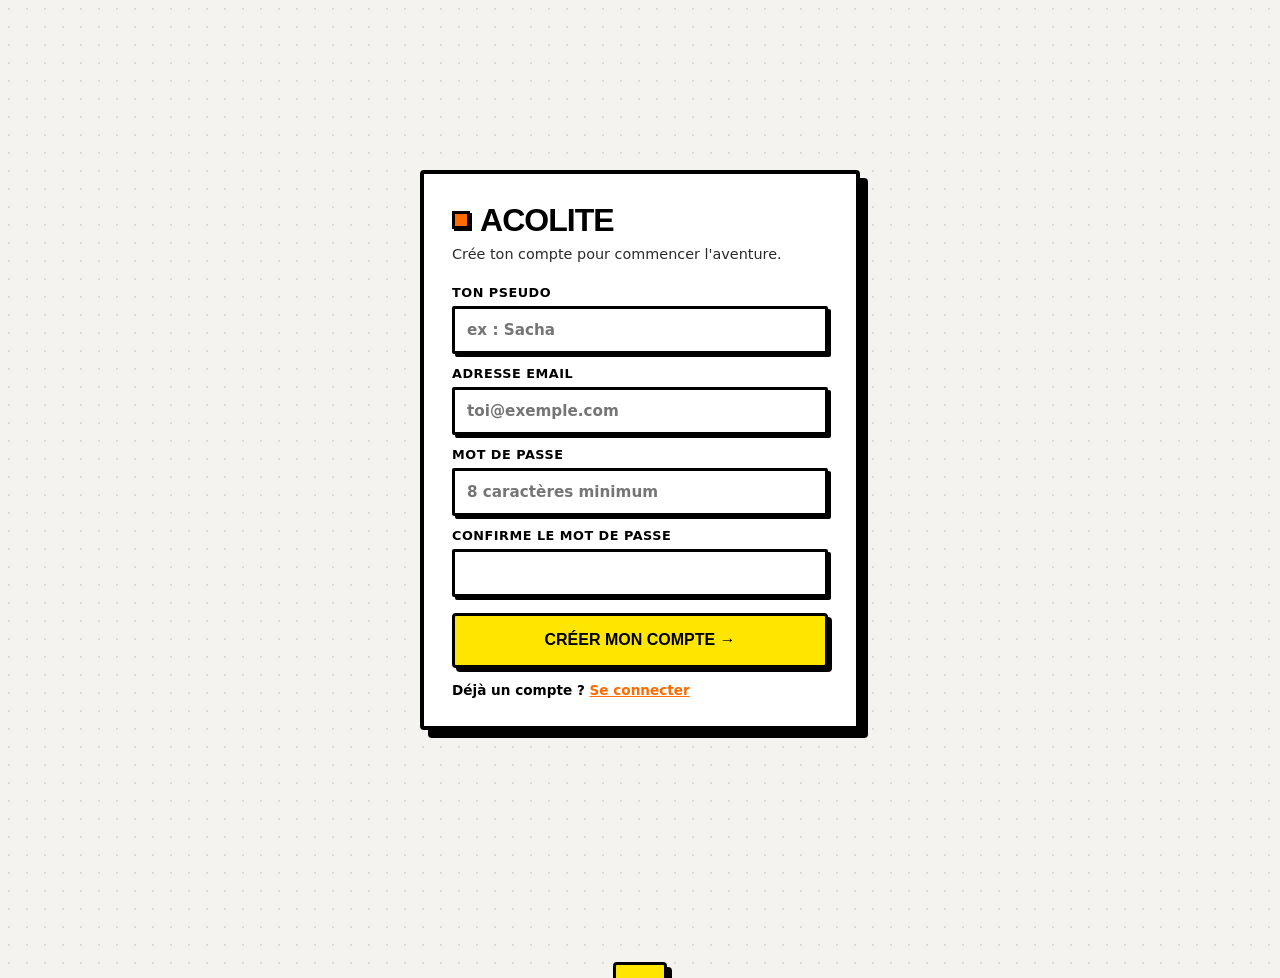
<file: acolite.html>
<!DOCTYPE html>
<html lang="fr">
<head>
<meta charset="UTF-8">
<meta http-equiv="Content-Security-Policy" content="default-src 'self'; script-src 'self' 'unsafe-inline' https://cdnjs.cloudflare.com; style-src 'self' 'unsafe-inline' https://fonts.googleapis.com; font-src https://fonts.gstatic.com; img-src 'self' data: https://pics.avs.io https://photo.hotellook.com; connect-src 'self' https://generativelanguage.googleapis.com https://api.groq.com https://api.travelpayouts.com https://services-api.ryanair.com https://v6.db.transport.rest https://geocoding-api.open-meteo.com https://api.open-meteo.com https://archive-api.open-meteo.com https://fr.wikipedia.org https://fr.wikivoyage.org https://date.nager.at https://api.frankfurter.dev https://api.emailjs.com https://engine.hotellook.com; frame-src https://maps.google.com https://www.google.com; object-src 'none'; base-uri 'self'; form-action 'self'">
<meta name="referrer" content="strict-origin-when-cross-origin">
<meta name="theme-color" content="#FFE600">
<link rel="manifest" href="manifest.json">
<link rel="apple-touch-icon" href="icon-192.png">
<meta name="apple-mobile-web-app-capable" content="yes">
<meta name="apple-mobile-web-app-status-bar-style" content="default">
<meta name="viewport" content="width=device-width, initial-scale=1.0, viewport-fit=cover">
<title>Acolite — Ton copilote de voyage</title>
<link rel="preconnect" href="https://fonts.googleapis.com">
<link href="https://fonts.googleapis.com/css2?family=Sora:wght@400;600;700;800;900&family=Inter:wght@400;500;600;700;800&display=swap" rel="stylesheet">
<style>
:root {
  --bg: #F4F3EF; /* Fond papier épais rétro */
  --primary: #FFE600; /* Le jaune néo-brutaliste iconique */
  --secondary: #FFFFFF; /* Fond de carte blanc pur */
  --accent-cyan: #00F0FF;
  --accent-violet: #A855F7;
  --accent-orange: #FF6B00;
  --ok: #22C55E;
  --danger: #EF4444;
  --txt: #000000;
  --txt-2: #2A2A2A;
  --stroke: #000000;
  --r-lg: 4px;
  --r-md: 4px;
  --r-sm: 2px;
  color-scheme: light;
}

*{margin:0;padding:0;box-sizing:border-box}
html{scroll-behavior:smooth}
body{
  font-family:'Inter',system-ui,sans-serif;
  background-color:var(--bg);
  background-image: radial-gradient(rgba(0,0,0,0.1) 1.5px, transparent 1.5px);
  background-size: 18px 18px;
  color:var(--txt);
  min-height:100vh;
  overflow-x:hidden;
  -webkit-font-smoothing:antialiased;
}

/* ===== Layout ===== */
.wrap{max-width:1060px;margin:0 auto;padding:18px 18px 120px}
header{
  display:flex;align-items:center;justify-content:space-between;
  padding:16px;gap:10px;flex-wrap:wrap;
  background: var(--primary);
  border: 3px solid var(--stroke);
  box-shadow: 4px 4px 0px var(--stroke);
  margin-bottom: 24px;
}
.logo{
  font-family:'Sora',sans-serif;font-weight:900;font-size:1.75rem;
  letter-spacing:-.03em;display:flex;align-items:center;gap:10px;text-transform:uppercase;
}
.logo .dot{
  width:16px;height:16px;border-radius:0;
  background:var(--accent-orange);border:2px solid var(--stroke);
  box-shadow:2px 2px 0px var(--stroke);
}
.logo span{color:var(--txt)}

.icon-btn{
  background:var(--secondary);border:3px solid var(--stroke);color:var(--txt);
  width:42px;height:42px;font-weight:800;border-radius:var(--r-md);cursor:pointer;
  font-size:1.2rem;display:grid;place-items:center;transition:all .1s ease;
  box-shadow:3px 3px 0px var(--stroke);
}
.icon-btn:hover{transform:translate(-1px,-1px);box-shadow:4px 4px 0px var(--stroke);background:var(--accent-cyan)}
.icon-btn:active{transform:translate(2px,2px);box-shadow:1px 1px 0px var(--stroke)}

/* ===== Steps nav ===== */
.steps{display:flex;gap:10px;margin-bottom:24px;overflow-x:auto;padding:4px 4px 8px;scrollbar-width:none}
.steps::-webkit-scrollbar{display:none}
.step{
  flex:1;min-width:125px;padding:12px 14px;border-radius:var(--r-md);cursor:pointer;
  background:var(--secondary);border:3px solid var(--stroke);
  font-size:.85rem;font-weight:800;color:var(--txt);text-transform:uppercase;white-space:nowrap;
  display:flex;align-items:center;gap:8px;transition:all .1s ease;
  box-shadow:3px 3px 0px var(--stroke);
}
.step .n{
  width:22px;height:22px;border-radius:0;display:grid;place-items:center;
  font-size:.75rem;background:var(--bg);border:2px solid var(--stroke);font-weight:900;flex-shrink:0;
}
.step.active{background:var(--primary);transform:translate(-2px,-2px);box-shadow:5px 5px 0px var(--stroke)}
.step.active .n{background:var(--accent-cyan);color:var(--txt)}
.step.locked{opacity:.5;cursor:not-allowed;box-shadow:none;transform:none;background:#E5E5E0}
.step:not(.locked):not(.active):hover{background:var(--bg);transform:translate(-1px,-1px);box-shadow:4px 4px 0px var(--stroke)}

/* ===== Brutalist card ===== */
.card{
  background:var(--secondary);border:3px solid var(--stroke);border-radius:var(--r-lg);
  padding:24px;margin-bottom:24px;box-shadow:6px 6px 0px var(--stroke);
}
h1,h2,h3{font-family:'Sora',sans-serif;letter-spacing:-.02em;text-transform:uppercase;font-weight:900}
h2{font-size:1.4rem;margin-bottom:8px;display:inline-block;border-bottom:3px solid var(--stroke);padding-bottom:4px}
h3{font-size:1.1rem;margin-top:6px}
.sub{color:var(--txt-2);font-size:.9rem;line-height:1.55;margin-bottom:20px;font-weight:500}

/* ===== Form ===== */
.grid{display:grid;grid-template-columns:repeat(auto-fit,minmax(220px,1fr));gap:14px}
.grid.tight{grid-template-columns:repeat(auto-fit,minmax(160px,1fr))}
.field label{
  display:block;font-size:.8rem;font-weight:800;color:var(--txt);
  text-transform:uppercase;letter-spacing:.04em;margin-bottom:6px;
}
input,select,textarea{
  width:100%;background:var(--secondary);border:3px solid var(--stroke);border-radius:var(--r-sm);
  color:var(--txt);padding:12px;font-size:.95rem;font-weight:600;font-family:inherit;outline:none;
  transition:all .1s ease;box-shadow:3px 3px 0px var(--stroke);
}
input:focus,select:focus,textarea:focus{background:#FFFEE0;transform:translate(-1px,-1px);box-shadow:4px 4px 0px var(--stroke)}
textarea{resize:vertical;min-height:80px}
select option{background:var(--secondary);color:var(--txt)}

.chips{display:flex;flex-wrap:wrap;gap:8px;margin-top:8px}
.chip{
  padding:8px 16px;border-radius:var(--r-sm);font-size:.85rem;font-weight:700;cursor:pointer;
  background:var(--secondary);border:2px solid var(--stroke);color:var(--txt);
  transition:all .1s ease;user-select:none;box-shadow:2px 2px 0px var(--stroke);
}
.chip:hover{background:var(--bg);transform:translate(-1px,-1px);box-shadow:3px 3px 0px var(--stroke)}
.chip.on{background:var(--primary);color:var(--txt);box-shadow:3px 3px 0px var(--stroke)}
.chip.on.warn{background:var(--accent-orange);color:#fff}

/* ===== Buttons ===== */
.btn{
  border:3px solid var(--stroke);cursor:pointer;font-family:'Sora',sans-serif;font-weight:900;
  font-size:1rem;text-transform:uppercase;padding:14px 28px;border-radius:var(--r-md);
  transition:all .1s ease;display:inline-flex;align-items:center;gap:10px;
  color:var(--txt);background:var(--primary);box-shadow:4px 4px 0px var(--stroke);text-decoration:none;
}
.btn:hover{transform:translate(-2px,-2px);box-shadow:6px 6px 0px var(--stroke)}
.btn:active{transform:translate(2px,2px);box-shadow:2px 2px 0px var(--stroke)}
.btn:disabled{opacity:.5;cursor:wait;transform:none;box-shadow:2px 2px 0px var(--stroke)}
.btn.ghost{background:var(--secondary);color:var(--txt);box-shadow:4px 4px 0px var(--stroke)}
.btn.sm{padding:10px 18px;font-size:.85rem;border-radius:var(--r-md);border-width:2px;box-shadow:3px 3px 0px var(--stroke)}
.btn.sm:hover{transform:translate(-1px,-1px);box-shadow:4px 4px 0px var(--stroke)}
.btn.violet{background:var(--accent-violet);color:#FFFFFF}

.row{display:flex;gap:12px;flex-wrap:wrap;align-items:center}

/* ===== Badges IA ===== */
.ai-badge{
  display:inline-flex;align-items:center;gap:5px;font-size:.7rem;font-weight:900;
  padding:4px 10px;border-radius:0;border:2px solid var(--stroke);
  text-transform:uppercase;vertical-align:middle;box-shadow:1px 1px 0px var(--stroke);
}
.ai-badge.gemini{background:var(--accent-violet);color:#fff}
.ai-badge.groq{background:var(--accent-orange);color:#fff}

/* ===== Loader ===== */
.loader{display:flex;align-items:center;gap:14px;padding:26px 8px;color:var(--txt);font-size:1rem;font-weight:700}
.orbit{width:36px;height:36px;position:relative;flex-shrink:0;border:3px solid var(--stroke);background:var(--primary)}
.orbit::before{
  content:'';position:absolute;width:10px;height:10px;background:var(--accent-cyan);
  border:2px solid var(--stroke);top:-6px;left:-6px;animation:boxWalk 2s infinite linear;
}
@keyframes boxWalk{
  0%{top:-6px;left:-6px}
  25%{top:-6px;left:calc(100% - 4px)}
  50%{top:calc(100% - 4px);left:calc(100% - 4px)}
  75%{top:calc(100% - 4px);left:-6px}
  100%{top:-6px;left:-6px}
}

/* ===== Destination cards ===== */
.dest-grid{display:grid;grid-template-columns:repeat(auto-fill,minmax(280px,1fr));gap:16px}
.dest{
  background:var(--secondary);border:3px solid var(--stroke);border-radius:var(--r-lg);
  padding:20px;cursor:pointer;transition:all .15s ease;position:relative;overflow:hidden;
  animation:pop .4s ease both;box-shadow:4px 4px 0px var(--stroke);
}
.dest:nth-child(2){animation-delay:.06s}.dest:nth-child(3){animation-delay:.12s}.dest:nth-child(4){animation-delay:.18s}
.dest:nth-child(5){animation-delay:.24s}.dest:nth-child(6){animation-delay:.3s}
.dest:hover{border-color:var(--stroke);transform:translate(-3px,-3px);box-shadow:7px 7px 0px var(--stroke);background:#FFFEE8}
.dest .flag{font-size:2.2rem;margin-bottom:8px}
.dest h3{font-size:1.25rem;margin-bottom:4px}
.dest .country{font-size:.85rem;font-weight:700;color:var(--txt-2);margin-bottom:10px;text-transform:uppercase}
.dest p{font-size:.9rem;color:var(--txt-2);line-height:1.5;margin-bottom:12px}
.tags{display:flex;flex-wrap:wrap;gap:6px;margin-bottom:12px}
.tag{
  font-size:.7rem;font-weight:800;padding:4px 10px;border-radius:0;
  background:var(--bg);border:1px solid var(--stroke);color:var(--txt);text-transform:uppercase;
}
.tag.money{background:var(--primary)}
.tag.cyan{background:var(--accent-cyan)}
.dest .pick{
  font-size:.85rem;font-weight:900;color:var(--txt);text-transform:uppercase;
  font-family:'Sora',sans-serif;text-decoration:underline;
}

/* ===== Boarding pass ===== */
.pass{
  position:relative;border-radius:var(--r-lg);overflow:hidden;margin-bottom:24px;
  background:var(--primary);border:3px solid var(--stroke);box-shadow:6px 6px 0px var(--stroke);
}
.pass-in{padding:20px 22px;display:flex;justify-content:space-between;align-items:center;gap:14px;flex-wrap:wrap}
.pass .route{font-family:'Sora',sans-serif;font-weight:900;font-size:1.75rem;display:flex;align-items:center;gap:14px;letter-spacing:-.02em}
.pass .route .plane{font-size:1.2rem;color:var(--accent-orange)}
.pass .meta{font-size:.85rem;font-weight:700;color:var(--txt);margin-top:4px}
.pass .tear{
  border-top:3px dashed var(--stroke);position:relative;padding:12px 22px;
  font-size:.8rem;font-weight:700;color:var(--txt);display:flex;justify-content:space-between;
  gap:10px;flex-wrap:wrap;background:var(--secondary);
}
.pass .tear::before,.pass .tear::after{
  content:'';position:absolute;top:-13px;width:24px;height:24px;border-radius:50%;
  background:var(--bg);border:3px solid var(--stroke);
}
.pass .tear::before{left:-13px}.pass .tear::after{right:-13px}
.barcode{display:flex;gap:3px;align-items:center}
.barcode i{display:block;width:3px;background:var(--stroke);height:18px}
.barcode i:nth-child(2n){height:12px}.barcode i:nth-child(3n){height:22px}

/* ===== Toggle ===== */
.toggle{
  display:inline-flex;background:var(--secondary);border:3px solid var(--stroke);
  border-radius:var(--r-md);padding:6px;gap:6px;margin-bottom:20px;flex-wrap:wrap;
  box-shadow:3px 3px 0px var(--stroke);
}
.toggle button{
  border:2px solid transparent;background:transparent;color:var(--txt);
  font-family:'Sora',sans-serif;font-weight:800;font-size:.85rem;text-transform:uppercase;
  padding:8px 18px;border-radius:var(--r-sm);cursor:pointer;transition:all .1s ease;
}
.toggle button.on{background:var(--primary);border-color:var(--stroke)}

/* ===== Timeline ===== */
.timeline{position:relative;padding-left:30px}
.timeline::before{content:'';position:absolute;left:10px;top:6px;bottom:6px;width:4px;background:var(--stroke)}
.tl-item{position:relative;padding:0 0 24px 16px;animation:pop .35s ease both}
.tl-item::before{
  content:'';position:absolute;left:-26px;top:5px;width:14px;height:14px;border-radius:0;
  background:var(--accent-cyan);border:3px solid var(--stroke);
}
.tl-item:nth-child(2n)::before{background:var(--accent-violet)}
.tl-time{
  font-family:'Sora',sans-serif;font-weight:900;font-size:.9rem;color:var(--txt);
  text-transform:uppercase;background:var(--primary);display:inline-block;
  padding:2px 6px;border:1px solid var(--stroke);margin-bottom:4px;
}
.tl-title{font-weight:800;font-size:1.1rem;margin:4px 0 6px}
.tl-desc{font-size:.9rem;color:var(--txt-2);line-height:1.5}
.tl-loc{
  display:inline-flex;align-items:center;gap:6px;margin-top:8px;font-size:.8rem;font-weight:800;
  color:var(--txt);cursor:pointer;background:var(--secondary);border:2px solid var(--stroke);
  padding:6px 12px;border-radius:var(--r-sm);transition:all .1s ease;text-decoration:none;
  box-shadow:2px 2px 0px var(--stroke);
}
.tl-loc:hover{background:var(--accent-orange);color:#fff;transform:translate(-1px,-1px);box-shadow:3px 3px 0px var(--stroke)}

/* ===== Lists ===== */
.item{
  display:flex;gap:14px;padding:16px;border-radius:var(--r-md);background:var(--secondary);
  border:3px solid var(--stroke);margin-bottom:12px;align-items:flex-start;
  animation:pop .35s ease both;box-shadow:3px 3px 0px var(--stroke);
}
.item .emo{font-size:1.8rem;flex-shrink:0}
.item h4{font-size:1.05rem;font-weight:800;margin-bottom:4px;font-family:'Sora',sans-serif;text-transform:uppercase}
.item p{font-size:.9rem;color:var(--txt-2);line-height:1.5}
.item .side{margin-left:auto;text-align:right;flex-shrink:0}

/* ===== Checklist valise ===== */
.check{
  display:flex;align-items:center;gap:12px;padding:12px 14px;border-radius:var(--r-sm);
  background:var(--secondary);border:3px solid var(--stroke);margin-bottom:8px;cursor:pointer;
  font-size:.9rem;font-weight:700;transition:all .1s ease;user-select:none;
  box-shadow:2px 2px 0px var(--stroke);
}
.check:hover{transform:translate(-1px,-1px);box-shadow:3px 3px 0px var(--stroke)}
.check .box{
  width:22px;height:22px;border-radius:0;border:3px solid var(--stroke);background:var(--secondary);
  flex-shrink:0;display:grid;place-items:center;font-size:.85rem;color:var(--txt);
  font-weight:900;transition:all .1s ease;
}
.check.done .box{background:var(--primary)}
.check.done{opacity:.6;background:var(--bg)}
.check.done span{text-decoration:line-through}

.progress{
  height:14px;border-radius:0;background:var(--secondary);
  border:3px solid var(--stroke);overflow:hidden;margin:12px 0 20px;
}
.progress i{
  display:block;height:100%;background:var(--primary);transition:width .3s;
  box-shadow:inset -3px 0 0 0 var(--stroke); /* fix : pas de trait noir visible à 0% */
}

/* ===== Phrases ===== */
.phrase{
  padding:14px;border-radius:var(--r-md);background:var(--secondary);border:3px solid var(--stroke);
  margin-bottom:10px;animation:pop .3s ease both;box-shadow:3px 3px 0px var(--stroke);
}
.phrase .fr{font-size:.85rem;font-weight:700;color:var(--txt-2);margin-bottom:4px}
.phrase .loc{font-family:'Sora',sans-serif;font-weight:900;font-size:1.15rem;color:var(--txt)}
.phrase .pron{font-size:.8rem;color:var(--accent-orange);font-weight:700;font-style:italic;margin-top:4px}

/* ===== Budget ===== */
.bud-bar{display:flex;height:22px;border-radius:0;overflow:hidden;border:3px solid var(--stroke);margin:16px 0 12px}
.bud-bar i{display:block;height:100%;border-right:2px solid var(--stroke)}
.bud-bar i:last-child{border-right:none}
.legend{display:flex;flex-wrap:wrap;gap:12px;font-size:.8rem;font-weight:700;color:var(--txt);margin-bottom:16px}
.legend b{font-weight:900}
.legend .sw{display:inline-block;width:12px;height:12px;border-radius:0;border:1px solid var(--stroke);margin-right:6px;vertical-align:middle}
.spend-total{font-family:'Sora',sans-serif;font-weight:900;font-size:1.8rem;color:var(--txt);text-transform:uppercase}
.spend-del{margin-left:auto;color:var(--danger);cursor:pointer;font-size:1.1rem;font-weight:bold;opacity:.8;flex-shrink:0}
.spend-del:hover{opacity:1;transform:scale(1.1)}

/* ===== Accordion (semaine) ===== */
.acc{
  border:3px solid var(--stroke);border-radius:var(--r-md);margin-bottom:12px;
  overflow:hidden;background:var(--secondary);box-shadow:3px 3px 0px var(--stroke);
}
.acc-head{
  padding:16px;cursor:pointer;display:flex;align-items:center;gap:10px;
  font-family:'Sora',sans-serif;font-weight:900;font-size:1rem;text-transform:uppercase;
  user-select:none;background:var(--primary);border-bottom:3px solid var(--stroke);
}
.acc:not(.open) .acc-head{border-bottom:none} /* fix : double trait quand fermé */
.acc-head .arr{margin-left:auto;transition:.25s;font-weight:900}
.acc.open .acc-head .arr{transform:rotate(90deg)}
.acc-body{display:none;padding:16px}
.acc.open .acc-body{display:block}

/* ===== Map ===== */
.map-box{
  border-radius:var(--r-lg);overflow:hidden;border:3px solid var(--stroke);
  height:380px;background:#fff;box-shadow:4px 4px 0px var(--stroke);
}
.map-box iframe{width:100%;height:100%;border:0}

/* ===== Sub-tabs ===== */
.subtabs{display:flex;gap:8px;flex-wrap:wrap;margin-bottom:20px;padding:4px}
.subtab{
  padding:10px 18px;border-radius:var(--r-sm);font-size:.85rem;font-weight:800;cursor:pointer;
  background:var(--secondary);border:3px solid var(--stroke);color:var(--txt);
  text-transform:uppercase;transition:all .1s ease;user-select:none;
  box-shadow:3px 3px 0px var(--stroke);
}
.subtab.on{background:var(--primary);transform:translate(-1px,-1px);box-shadow:4px 4px 0px var(--stroke)}

/* ===== Modal ===== */
.overlay{position:fixed;inset:0;background:rgba(0,0,0,0.6);display:none;place-items:center;z-index:50;padding:18px}
.overlay.show{display:grid}
.modal{
  width:min(480px,100%);background:var(--secondary);border:4px solid var(--stroke);
  border-radius:var(--r-lg);padding:26px;animation:pop .3s ease;
  max-height:88vh;overflow-y:auto;box-shadow:8px 8px 0px var(--stroke);
}
.modal a{color:var(--accent-orange);font-weight:bold}

/* ===== Concierge chat ===== */
.fab{
  position:fixed;right:20px;bottom:20px;z-index:40;width:60px;height:60px;border-radius:0;
  border:3px solid var(--stroke);cursor:pointer;font-size:1.8rem;color:var(--txt);
  background:var(--primary);box-shadow:4px 4px 0px var(--stroke);transition:all .1s ease;
}
.fab:hover{transform:translate(-2px,-2px);box-shadow:6px 6px 0px var(--stroke)}
.fab:active{transform:translate(2px,2px);box-shadow:1px 1px 0px var(--stroke)}

.chatbox{
  position:fixed;right:16px;bottom:90px;z-index:45;width:min(380px,calc(100vw - 32px));
  height:min(520px,70vh);display:none;flex-direction:column;
  background:var(--secondary);border:4px solid var(--stroke);border-radius:var(--r-lg);
  box-shadow:8px 8px 0px var(--stroke);overflow:hidden;animation:pop .25s ease;
}
.chatbox.show{display:flex}
.chat-head{
  padding:16px;border-bottom:3px solid var(--stroke);display:flex;align-items:center;gap:10px;
  font-family:'Sora',sans-serif;font-weight:900;text-transform:uppercase;font-size:.95rem;
  background:var(--primary);
}
.chat-head .x{margin-left:auto;cursor:pointer;color:var(--txt);font-size:1.3rem;font-weight:900}
.chat-log{flex:1;overflow-y:auto;padding:15px;display:flex;flex-direction:column;gap:10px;background:var(--bg)}
.msg{
  max-width:85%;padding:12px 14px;border:2px solid var(--stroke);border-radius:var(--r-md);
  font-size:.88rem;font-weight:600;line-height:1.5;white-space:pre-wrap;
  animation:pop .25s ease;box-shadow:2px 2px 0px var(--stroke);
}
.msg.me{align-self:flex-end;background:var(--primary)}
.msg.ai{align-self:flex-start;background:var(--secondary)}
.chat-in{display:flex;gap:8px;padding:12px;border-top:3px solid var(--stroke);background:var(--secondary)}
.chat-in input{flex:1;box-shadow:none}
.chat-in button{
  width:46px;border-radius:var(--r-sm);border:3px solid var(--stroke);cursor:pointer;
  font-size:1.1rem;background:var(--primary);color:var(--txt);box-shadow:2px 2px 0px var(--stroke);
}

/* ===== Toast ===== */
#toast{
  position:fixed;bottom:24px;left:50%;transform:translateX(-50%) translateY(120px);z-index:60;
  background:var(--primary);border:3px solid var(--stroke);padding:14px 24px;border-radius:var(--r-md);
  font-size:.9rem;font-weight:800;transition:.3s;box-shadow:5px 5px 0px var(--stroke);
  max-width:90vw;color:var(--txt);
}
#toast.show{transform:translateX(-50%) translateY(0)}

.hidden{display:none !important}
.view{animation:pop .3s ease}
.divider{height:4px;background:var(--stroke);margin:24px 0}
.hint{font-size:.8rem;font-weight:600;color:var(--txt-2);margin-top:8px;line-height:1.5}
.err{
  color:#fff;font-weight:700;font-size:.85rem;padding:14px;
  border:3px solid var(--stroke);background:var(--danger);border-radius:var(--r-md);
  box-shadow:4px 4px 0px var(--stroke);
}
.err .btn{color:var(--txt)}

@keyframes pop{from{opacity:0;transform:translateY(8px)}to{opacity:1;transform:none}}
@media (prefers-reduced-motion: reduce){
  *{transition-duration:.01ms !important;animation-duration:.01ms !important}
}

@media(max-width:640px){
  .card{padding:18px}
  .pass .route{font-size:1.3rem}
  .map-box{height:300px}
  .logo{font-size:1.35rem}
}

/* ============================================================
   FIXES DÉBORDEMENTS — cases qui dépassent & textes coupés
============================================================ */
/* Les ombres dures et le transform des steps étaient coupés par overflow-x:auto */
.steps{padding:4px 4px 10px;margin:-4px -4px 20px}

/* Textes longs en MAJUSCULES : autoriser la césure partout */
h2{max-width:100%;overflow-wrap:break-word}
h3,h4,p,.tl-title,.tl-desc,.check span{overflow-wrap:break-word;hyphens:none}
.card,.dest{overflow-wrap:break-word;word-break:normal}

/* Tags : les longs libellés (budget, transport conseillé…) passent à la ligne au lieu de déborder */
.tag{white-space:normal;overflow-wrap:anywhere;max-width:100%;line-height:1.35;text-align:left}

/* Items : le bloc prix à droite (flex-shrink:0) poussait hors de la carte sur mobile */
.item{flex-wrap:wrap}
.item > div{min-width:0}
.item .side{flex-shrink:1;max-width:100%;display:flex;flex-direction:column;align-items:flex-end;gap:4px}

/* Boutons : libellés longs en majuscules → retour à la ligne propre */
.btn{max-width:100%;white-space:normal;line-height:1.3;text-align:left}
.row > *{max-width:100%}

/* Boarding pass : route + méta ne débordent plus */
.pass .route{flex-wrap:wrap}
.pass-in > div{min-width:0;max-width:100%}
.pass .meta{overflow-wrap:break-word}

/* Formulaires : les champs ne forcent plus la largeur de leur colonne */
input,select,textarea{min-width:0}
.grid > .field{min-width:0}
.chips .chip{max-width:100%;overflow-wrap:anywhere}
.acc-head{flex-wrap:wrap}

/* Toast : messages d'erreur longs lisibles (plus de majuscules forcées) */
#toast{text-transform:none;overflow-wrap:break-word}
.legend span{overflow-wrap:anywhere}

/* iOS Safari : input date/datetime vide = boîte géante → hauteur fixée */
input[type="date"],input[type="datetime-local"]{
  -webkit-appearance:none;appearance:none;
  min-height:50px;max-height:50px;
  display:flex;align-items:center;line-height:1.2;
}
input[type="date"]::-webkit-date-and-time-value,
input[type="datetime-local"]::-webkit-date-and-time-value{text-align:left;margin:0}

/* Mobile : tailles resserrées pour que rien ne sorte de l'écran */
@media(max-width:640px){
  h2{font-size:1.15rem}
  h3{font-size:.98rem}
  .item{padding:13px;gap:10px}
  .item .emo{font-size:1.4rem}
  .item h4{font-size:.95rem}
  .btn{padding:12px 18px;font-size:.9rem}
  .btn.sm{padding:9px 13px;font-size:.78rem}
  .wrap{padding:12px 12px 130px}
  .card{box-shadow:4px 4px 0 var(--stroke)}
  .tag{font-size:.64rem;padding:3px 8px}
  .spend-total{font-size:1.4rem}
  .toggle{width:100%}
  .toggle button{flex:1;padding:8px 10px;font-size:.78rem}

  /* Onglets : grille de 3 colonnes égales → toujours dans l'écran, jamais coupés */
  .steps{display:grid;grid-template-columns:repeat(3,1fr);gap:8px;overflow:visible;margin:0 0 18px;padding:4px}
  .step{min-width:0;width:100%;justify-content:center;padding:10px 4px;font-size:.66rem;gap:5px;letter-spacing:0}
  .step .n{width:18px;height:18px;font-size:.6rem}

  /* Concierge : plus petit, dans le coin, ne masque plus le formulaire */
  .fab{width:48px;height:48px;font-size:1.25rem;right:10px;bottom:10px}
  .chatbox{bottom:66px;right:8px}
}


/* ============================================================
   CATÉGORIES (nav basse) · AUTH · PROFIL
============================================================ */
.catnav{
  position:fixed;left:0;right:0;bottom:0;z-index:38;
  display:flex;width:100%;
  background:var(--secondary);border-top:3px solid var(--stroke);
  padding-bottom:env(safe-area-inset-bottom);
}
.catnav button{
  flex:1;border:none;border-right:3px solid var(--stroke);background:var(--secondary);
  font-family:'Sora',sans-serif;font-weight:900;font-size:.7rem;text-transform:uppercase;
  padding:9px 4px 11px;cursor:pointer;color:var(--txt);display:flex;flex-direction:column;
  align-items:center;gap:2px;transition:background .1s ease;
}
.catnav button:last-child{border-right:none}
.catnav button .ico{font-size:1.25rem;line-height:1}
.catnav button.on{background:var(--primary)}
.catnav button:not(.on):hover{background:var(--bg)}


.maproutes{
  display:flex;gap:10px;overflow-x:auto;padding:4px 4px 12px;margin:-4px -4px 8px;
  scrollbar-width:none;
}
.maproutes::-webkit-scrollbar{display:none}
.maproutes .rt{
  flex-shrink:0;border:3px solid var(--stroke);background:var(--secondary);
  border-radius:var(--r-md);box-shadow:4px 4px 0 var(--stroke);
  font-family:'Sora',sans-serif;font-weight:900;font-size:.72rem;text-transform:uppercase;
  padding:10px 14px;cursor:pointer;color:var(--txt);white-space:nowrap;
  transition:all .1s ease;text-decoration:none;display:inline-flex;align-items:center;gap:6px;
}
.maproutes .rt.on{background:var(--primary);transform:translate(-2px,-2px);box-shadow:6px 6px 0 var(--stroke)}
.maproutes .rt:not(.on):hover{transform:translate(-1px,-1px);box-shadow:5px 5px 0 var(--stroke)}

/* Plan clé en main : 3 stats compactes */
.plan-grid{display:grid;grid-template-columns:repeat(auto-fit,minmax(140px,1fr));gap:10px}
.plan-stat{border:3px solid var(--stroke);background:var(--secondary);padding:12px 14px;box-shadow:3px 3px 0 var(--stroke)}
.plan-stat .k{font-family:'Sora',sans-serif;font-weight:800;font-size:.62rem;text-transform:uppercase;letter-spacing:.06em;color:var(--txt-2)}
.plan-stat .v{font-family:'Sora',sans-serif;font-weight:900;font-size:1rem;text-transform:uppercase;margin-top:3px;overflow-wrap:break-word;word-break:keep-all;line-height:1.25}
.plan-stat .s{font-size:.76rem;font-weight:600;color:var(--txt-2);margin-top:2px;overflow-wrap:anywhere}

/* Actions du profil : titre en haut, bouton pleine largeur en dessous */
.item.act{flex-direction:column;align-items:stretch;gap:12px}
.item.act .head{display:flex;align-items:center;gap:12px}
.item.act h4{overflow-wrap:normal;word-break:keep-all;margin:0}
.item.act .emo{margin:0}
.item.act .side{margin:0;width:100%;text-align:left;display:block}
.item.act .side .btn{width:100%;justify-content:center;white-space:normal}

/* Carte plein écran : recouvre tout sauf la barre du bas */
#catMap{position:fixed;left:0;right:0;top:0;bottom:64px;z-index:30;background:#fff}
#catMap.hidden{display:none}
#catMap iframe{position:absolute;inset:0;width:100%;height:100%;border:0}
#catMap .maproutes{position:absolute;top:10px;left:10px;right:10px;z-index:2;margin:0;padding:4px}

.auth-wrap{
  position:fixed;inset:0;z-index:80;display:grid;place-items:center;padding:18px;
  background:var(--bg);
  background-image:radial-gradient(rgba(0,0,0,0.1) 1.5px, transparent 1.5px);
  background-size:18px 18px;overflow-y:auto;
}
.auth-card{
  width:min(440px,100%);background:var(--secondary);border:4px solid var(--stroke);
  border-radius:var(--r-lg);padding:28px;box-shadow:8px 8px 0px var(--stroke);
}
.auth-logo{
  font-family:'Sora',sans-serif;font-weight:900;font-size:2rem;text-transform:uppercase;
  letter-spacing:-.03em;margin-bottom:4px;display:flex;align-items:center;gap:10px;
}
.auth-logo .dot{width:18px;height:18px;background:var(--accent-orange);border:3px solid var(--stroke);box-shadow:2px 2px 0 var(--stroke)}
.auth-switch{font-size:.85rem;font-weight:700;margin-top:14px}
.auth-switch a{color:var(--accent-orange);cursor:pointer;text-decoration:underline}
.code-inp{font-family:'Sora',sans-serif;font-weight:900;font-size:1.5rem;letter-spacing:.4em;text-align:center}
.profile-big{
  min-height:60px;padding:12px 22px;max-width:100%;
  border:3px solid var(--stroke);background:var(--primary);
  display:grid;place-items:center;font-size:1.3rem;font-weight:900;
  font-family:'Sora',sans-serif;text-transform:uppercase;letter-spacing:-.01em;
  box-shadow:3px 3px 0 var(--stroke);flex-shrink:0;overflow-wrap:anywhere;text-align:center;
}
@media(max-width:640px){
  .wrap{padding-bottom:160px}
}

</style>
</head>
<body>

<div class="wrap">
  <header>
    <div class="logo"><div class="dot"></div><span>Acolite</span></div>
    <div class="row">
      <button class="icon-btn" id="btnExport" title="Exporter le voyage (.md)">⬇</button>
      <button class="icon-btn" id="btnReset" title="Nouveau voyage">↺</button>
    </div>
  </header>

  <div id="catTrip">
  <nav class="steps">
    <div class="step active" data-step="1"><span class="n">1</span>Questions</div>
    <div class="step locked" data-step="2"><span class="n">2</span>Les 3 choix</div>
    <div class="step locked" data-step="3"><span class="n">3</span>Ton voyage</div>
  </nav>

  <!-- ================= VUE 1 : ENVIES ================= -->
  <section class="view" id="view1">
    <div class="card">
      <h2>Où est-ce qu'on t'emmène ? 🌍</h2>
      <p class="sub">Décris tes envies, Acolite te propose des destinations sur mesure — puis t'aide à affiner.</p>
      <div class="grid">
        <div class="field"><label>Ville de départ</label><input id="fFrom" placeholder="Paris" autocomplete="off"></div>
        <div class="field"><label>Destination souhaitée</label><input id="fDest" placeholder="Pays ou ville — vide = surprends-moi" autocomplete="off"></div>
        <div class="field"><label>Durée</label>
          <select id="fDays">
            <option value="un week-end (2-3 jours)">Week-end (2-3 j)</option>
            <option value="une semaine" selected>1 semaine</option>
            <option value="deux semaines">2 semaines</option>
            <option value="trois semaines ou plus">3 semaines +</option>
          </select>
        </div>
        <div class="field"><label>Période</label><input id="fWhen" placeholder="août 2026, vacances de la Toussaint…"></div>
        <div class="field"><label>Date de départ (optionnel)</label><input id="fDepart" type="date"></div>
        <div class="field"><label>Budget total / personne</label>
          <select id="fBudget">
            <option value="petit budget (moins de 500€)">Petit (&lt; 500 €)</option>
            <option value="budget moyen (500-1200€)" selected>Moyen (500 – 1200 €)</option>
            <option value="budget confortable (1200-2500€)">Confort (1200 – 2500 €)</option>
            <option value="budget élevé (2500€ et plus)">Élevé (2500 € +)</option>
          </select>
        </div>
        <div class="field"><label>Adultes</label>
          <select id="fAdults"><option>1</option><option selected>2</option><option>3</option><option>4</option><option>5</option><option>6</option></select>
        </div>
        <div class="field"><label>Enfants</label>
          <select id="fKids"><option selected>0</option><option>1</option><option>2</option><option>3</option><option>4</option></select>
        </div>
      </div>
      <div class="field" style="margin-top:14px"><label>Tes limites & conditions</label>
        <textarea id="fFree" placeholder="Ex : max 3h de trajet, pas d'auberge, je pars avec un bébé, je veux la plage, budget serré sur le logement…"></textarea>
      </div>
      <div style="margin-top:18px;display:flex;flex-direction:column;gap:12px">
        <button class="btn" id="btnGo" style="width:100%;justify-content:center">✨ Propose-moi des voyages</button>
        <button class="btn ghost" id="btnLucky" style="width:100%;justify-content:center">🎲 Surprends-moi</button>
        <button class="btn ghost sm" id="btnScanTicket" style="width:100%;justify-content:center;margin-top:8px">📷 Scanner un ticket d'ami</button>
      </div>
    </div>
  </section>


  <!-- ================= VUE 2 : LES 3 CHOIX ================= -->
  <section class="view hidden" id="view2">
    <div id="zoneResults"><div class="card"><p class="sub" style="margin:0">Remplis le questionnaire à l'étape 1 pour voir tes 3 propositions ici.</p></div></div>
  </section>

  <!-- ================= VUE 3 : Y ALLER ================= -->
  <section class="view hidden" id="view3">
    <div id="passSlot3"></div>
    <div class="card" id="globeCard" style="padding:0;overflow:hidden;display:none">
      <canvas id="globeCv" style="width:100%;height:280px;display:block;touch-action:none"></canvas>
    </div>
    <div class="card">
      <h2>Ton voyage 🧳</h2>
      <div id="zonePlan"><div class="loader"><div class="orbit"></div>Organisation du voyage…</div></div>
      <div class="divider"></div>
      <button class="btn" id="btnOpenResa" style="width:100%;justify-content:center">🎫 Réservation</button>
      <button class="btn ghost" id="btnOpenSim" style="width:100%;justify-content:center;margin-top:10px">🛫 Simulation des vols & trains</button>
    </div>
  </section>

  <!-- ================= VUE 4 : DORMIR ================= -->
  <section class="view hidden" id="view4">
    <div id="passSlot4"></div>
    <div class="card">
      <h2>Où poser tes valises ? 🏨</h2>
      <p class="sub">Les meilleurs quartiers selon ton profil, avec la recherche pré-remplie sur Booking, Airbnb et Hostelworld.</p>
      <div class="grid tight" style="margin-bottom:14px">
        <div class="field"><label>Type préféré</label>
          <select id="stayType">
            <option value="">Ouvert à tout</option><option>Hôtel</option><option>Appartement</option><option>Auberge de jeunesse</option><option>Maison / villa</option><option>Hébergement insolite</option>
          </select>
        </div>
        <div class="field"><label>Priorité</label>
          <select id="stayPrio">
            <option value="">Équilibré</option><option>Le moins cher</option><option>Le plus central</option><option>Le plus calme</option><option>Le plus charmant</option>
          </select>
        </div>
        <div class="field" style="align-self:end"><button class="btn sm violet" id="btnStayGo" style="width:100%">🔄 Relancer avec ces critères</button></div>
      </div>
      <div id="zoneStay"><div class="loader"><div class="orbit"></div>Repérage des meilleurs quartiers…</div></div>
    </div>
  </section>

  <!-- ================= VUE 5 : SUR PLACE ================= -->
  <section class="view hidden" id="view5">
    <div id="passSlot5"></div>
    <div class="subtabs">
      <div class="subtab on" data-t="iti">🗓️ Itinéraire</div>
      <div class="subtab" data-t="food">🍽️ Restos</div>
      <div class="subtab" data-t="shop">🛒 Courses</div>
      <div class="subtab" data-t="spec">🥘 Spécialités</div>
      <div class="subtab" data-t="bag">🎒 Valise</div>
      <div class="subtab" data-t="talk">🗣️ Phrases</div>
      <div class="subtab" data-t="bud">💶 Budget</div>
      <div class="subtab" data-t="info">🛟 Infos utiles</div>
      <div class="subtab" data-t="act">🎡 Activités</div>
      <div class="subtab" data-t="tools">🧰 Outils</div>
      <div class="subtab" data-t="note">📝 Carnet</div>
    </div>

    <div class="card" id="pIti">
      <h2>Ton programme</h2>
      <p class="sub">Acolite construit un emploi du temps réaliste : visites, pauses, déplacements.</p>
      <div class="grid tight" style="margin-bottom:12px">
        <div class="field"><label>Jour n°</label><select id="itiDay"></select></div>
        <div class="field"><label>Rythme</label>
          <select id="itiPace"><option>Tranquille</option><option selected>Équilibré</option><option>Intensif</option></select>
        </div>
        <div class="field"><label>Début</label>
          <select id="itiStart"><option>08:00</option><option selected>09:00</option><option>10:00</option><option>11:00</option></select>
        </div>
        <div class="field"><label>Fin</label>
          <select id="itiEnd"><option>18:00</option><option>20:00</option><option selected>22:00</option><option>Minuit et +</option></select>
        </div>
        <div class="field"><label>Déplacements</label>
          <select id="itiMove"><option selected>À pied + transports</option><option>Uniquement à pied</option><option>Voiture / scooter</option><option>Vélo</option></select>
        </div>
        <div class="field"><label>Envie du jour</label><input id="itiWish" placeholder="musées, plage, marché…"></div>
      </div>
      <div class="row">
        <button class="btn violet" id="btnIti">🗓️ Génère ce jour</button>
        <button class="btn ghost" id="btnItiAll">📆 Tout le séjour d'un coup</button>
      </div>
      <div id="zoneIti" style="margin-top:18px"></div>
      <div id="zoneItiAll" style="margin-top:10px"></div>
    </div>

    <div class="card hidden" id="pFood">
      <h2>Les meilleures tables</h2>
      <p class="sub">Sélection de restos incontournables, du bistrot local à la belle adresse.</p>
      <div class="grid tight" style="margin-bottom:12px">
        <div class="field"><label>Budget</label>
          <select id="foodBud"><option value="">Tous prix</option><option value="petit budget / street food">€ Street food</option><option value="budget moyen">€€ Moyen</option><option value="belle table gastronomique">€€€ Gastro</option></select>
        </div>
        <div class="field"><label>Envie</label>
          <select id="foodType"><option value="">Cuisine locale</option><option value="poisson et fruits de mer">🐟 Poisson</option><option value="viande / grillades">🥩 Viande</option><option value="végétarien">🌱 Végé</option><option value="brunch / café">🥐 Brunch</option><option value="rooftop / belle vue">🌇 Vue</option></select>
        </div>
        <div class="field" style="align-self:end"><button class="btn sm violet" id="btnFoodGo" style="width:100%">🔄 Nouvelle sélection</button></div>
      </div>
      <div id="zoneFood"><div class="loader"><div class="orbit"></div>Dégustation en cours…</div></div>
    </div>

    <div class="card hidden" id="pShop">
      <h2>Faire ses courses malin</h2>
      <p class="sub">Supermarchés, marchés locaux et bons plans pour manger sans exploser le budget.</p>
      <div id="zoneShop"><div class="loader"><div class="orbit"></div>Repérage des supermarchés…</div></div>
    </div>

    <div class="card hidden" id="pSpec">
      <h2>Spécialités locales</h2>
      <p class="sub">Ce qu'il faut absolument goûter — et les pièges à touristes à éviter.</p>
      <div id="zoneSpec"><div class="loader"><div class="orbit"></div>Enquête gourmande…</div></div>
    </div>

    <div class="card hidden" id="pBag">
      <h2>Ta valise <span class="ai-badge groq" id="bagBadge" style="display:none">⚡ Groq</span></h2>
      <p class="sub">Checklist adaptée à la destination, la saison et ton profil. Coche au fur et à mesure — c'est sauvegardé.</p>
      <div class="progress"><i id="bagProg" style="width:0%"></i></div>
      <div id="zoneBag"><div class="loader"><div class="orbit"></div>Préparation de ta checklist…</div></div>
    </div>

    <div class="card hidden" id="pTalk">
      <h2>Kit de survie linguistique <span class="ai-badge groq" id="talkBadge" style="display:none">⚡ Groq</span></h2>
      <p class="sub">Les phrases essentielles dans la langue locale, avec la prononciation à la française.</p>
      <div id="zoneTalk"><div class="loader"><div class="orbit"></div>Traduction en cours…</div></div>
    </div>

    <div class="card hidden" id="pBud">
      <h2>Budget du séjour</h2>
      <p class="sub">Estimation détaillée par poste + suivi de tes dépenses réelles sur place.</p>
      <div id="zoneBud"><div class="loader"><div class="orbit"></div>Calcul du budget…</div></div>
      <div class="divider"></div>
      <h3 style="margin-bottom:10px">💳 Mes dépenses réelles</h3>
      <div class="row" style="margin-bottom:12px">
        <input id="spLabel" placeholder="Resto du midi…" style="flex:2;min-width:140px">
        <input id="spAmount" type="number" placeholder="€" style="flex:1;min-width:80px" step="0.01" min="0">
        <button class="btn sm" id="btnSpend">＋ Ajouter</button>
      </div>
      <div id="zoneSpends"></div>
    </div>

    <div class="card hidden" id="pInfo">
      <h2>Infos pratiques <span class="ai-badge groq" id="infoBadge" style="display:none">⚡ Groq</span></h2>
      <p class="sub">Formalités, santé, sécurité, argent, prises électriques — tout ce qu'il faut savoir avant de partir.</p>
      <div id="zoneInfo"><div class="loader"><div class="orbit"></div>Vérification des formalités…</div></div>
    </div>

    <div class="card hidden" id="pAct">
      <h2>Activités & expériences</h2>
      <p class="sub">Le top des choses à faire sur place, avec les billets à réserver et les meilleurs spots photo.</p>
      <div id="zoneAct"><div class="loader"><div class="orbit"></div>Repérage des meilleures activités…</div></div>
      <div class="divider"></div>
      <h3 style="margin-bottom:10px">Réserver & s'équiper 🎫</h3>
      <div class="row" id="actLinks"></div>
    </div>

    <div class="card hidden" id="pTools">
      <h2>Boîte à outils du voyageur 🧰</h2>
      <p class="sub">Météo réelle, heure locale, devises, traducteur express — tout ce qui sert en voyage.</p>

      <h3 style="margin-bottom:8px">🌤️ Météo sur place — 7 jours <span class="tag cyan" style="margin-left:6px">Open-Meteo · données réelles</span></h3>
      <div id="zoneMeteo"><div class="loader"><div class="orbit"></div>Consultation du ciel…</div></div>

      <div class="divider"></div>
      <h3 style="margin-bottom:8px">🕐 Heure locale & décalage</h3>
      <div id="zoneTime" class="item"><div class="emo">🕐</div><p style="margin-top:4px">Chargement…</p></div>

      <div class="divider"></div>
      <h3 style="margin-bottom:8px">💱 Convertisseur de devises <span class="tag cyan" style="margin-left:6px">taux BCE en direct</span></h3>
      <div id="zoneCur"><div class="loader"><div class="orbit"></div>Récupération du taux…</div></div>

      <div class="divider"></div>
      <h3 style="margin-bottom:8px">🈶 Traducteur express <span class="ai-badge groq" id="trBadge" style="display:none">⚡ Groq</span></h3>
      <div class="row" style="margin-bottom:10px">
        <input id="trInp" placeholder="Écris une phrase en français…" style="flex:1;min-width:180px">
        <button class="btn sm" id="btnTr">Traduire →</button>
      </div>
      <div id="zoneTr"></div>

      <div class="divider"></div>
      <h3 style="margin-bottom:8px">⏳ Compte à rebours</h3>
      <div id="zoneCount" class="item"><div class="emo">🎉</div><p style="margin-top:4px">Renseigne ta date de départ à l'étape 1 pour lancer le compte à rebours.</p></div>
    </div>

    <div class="card hidden" id="pNote">
      <h2>Carnet de voyage 📝</h2>
      <p class="sub">Tes notes et tes réservations, sauvegardées en local.</p>
      <h3 style="margin-bottom:8px">Notes libres</h3>
      <textarea id="noteArea" placeholder="Idées, adresses données par des locaux, choses à ne pas oublier…" style="min-height:120px"></textarea>
      <p class="hint" id="noteSaved">Sauvegarde automatique.</p>
      <div class="divider"></div>
      <h3 style="margin-bottom:10px">Mes réservations 📎</h3>
      <div class="grid tight" style="margin-bottom:12px">
        <div class="field"><label>Type</label>
          <select id="resType"><option>✈️ Vol</option><option>🏨 Logement</option><option>🎡 Activité</option><option>🚗 Voiture</option><option>📄 Autre</option></select>
        </div>
        <div class="field"><label>Référence / description</label><input id="resRef" placeholder="N° résa, nom de l'hôtel…"></div>
        <div class="field"><label>Lien (optionnel)</label><input id="resLink" placeholder="https://…"></div>
      </div>
      <button class="btn sm" id="btnRes">＋ Ajouter la réservation</button>
      <div id="zoneRes" style="margin-top:14px"></div>
    </div>

    <div class="card">
      <h3 style="margin-bottom:10px">📍 Carte</h3>
      <div class="map-box"><iframe id="mapFrame" loading="lazy" referrerpolicy="no-referrer-when-downgrade"></iframe></div>
    </div>
  </section>
  </div><!-- /catTrip -->

  <!-- ================= CATÉGORIE : CARTE ================= -->
  <section class="hidden" id="catMap">
    <div class="maproutes" id="zoneProjRoutes"></div>
    <iframe id="projMap" loading="lazy" referrerpolicy="no-referrer-when-downgrade"></iframe>
  </section>

  <!-- ================= CATÉGORIE : PROFIL ================= -->
  <section class="hidden" id="catProfile">
    <div class="card">
      <h2>Mon compte 👤</h2>
      <div class="row" style="align-items:center;gap:16px;margin-top:14px">
        <div class="profile-big" id="pfAvatar">?</div>
        <div style="min-width:0">
          <h3 style="margin:0;overflow-wrap:anywhere" id="pfEmail">—</h3>
          <p class="hint" style="margin:4px 0 0" id="pfMeta">—</p>
        </div>
      </div>
    </div>


    <div class="card">
      <div class="acc" id="accActions">
      <div class="acc-head" onclick="this.parentElement.classList.toggle('open')">⚙ ACTIONS <span class="arr">›</span></div>
      <div class="acc-body">
      <div class="item act">
        <div class="head"><div class="emo">⬇</div><h4>Exporter mon voyage</h4></div>
        <div class="side"><button class="btn sm ghost" id="pfExport">Exporter</button></div>
      </div>
      <div class="item act">
        <div class="head"><div class="emo">↺</div><h4>Recommencer un voyage</h4></div>
        <div class="side"><button class="btn sm ghost" id="pfNewTrip">Nouveau voyage</button></div>
      </div>
      <div class="item act">
        <div class="head"><div class="emo">🔑</div><h4>Changer le mot de passe</h4></div>
        <div class="side"><button class="btn sm ghost" id="pfChangePass">Changer</button></div>
      </div>
      <div class="item act">
        <div class="head"><div class="emo">📧</div><h4>Changer d'adresse email</h4></div>
        <div class="side"><button class="btn sm ghost" id="pfChangeEmail">Changer</button></div>
      </div>
      <div class="item act" id="pwaItem" style="display:none">
        <div class="head"><div class="emo">📲</div><h4>Installer Acolite sur l'appareil</h4></div>
        <div class="side"><button class="btn sm ghost" id="pfInstall">Installer</button></div>
      </div>
      <div class="item act">
        <div class="head"><div class="emo">📷</div><h4>Importer un voyage (scanner un ticket)</h4></div>
        <div class="side"><button class="btn sm ghost" id="pfScan">Ouvrir le scanner</button></div>
      </div>
      <div class="item act">
        <div class="head"><div class="emo">🧹</div><h4>Régénérer les contenus IA</h4></div>
        <div class="side"><button class="btn sm ghost" id="pfClearCache">Vider le cache IA</button></div>
      </div>
      <div class="item act">
        <div class="head"><div class="emo">📄</div><h4>Télécharger mes données</h4></div>
        <div class="side"><button class="btn sm ghost" id="pfMyData">Télécharger (.json)</button></div>
      </div>
      <div class="item act">
        <div class="head"><div class="emo">🌙</div><h4>Mode "Vol de nuit"</h4></div>
        <div class="side"><button class="btn sm ghost" id="pfTheme">Activer / désactiver</button></div>
      </div>
      <div class="item act">
        <div class="head"><div class="emo">🚪</div><h4>Se déconnecter</h4></div>
        <div class="side"><button class="btn sm ghost" id="pfLogout">Déconnexion</button></div>
      </div>
      <div class="item act" style="border-color:var(--danger)">
        <div class="head"><div class="emo">🗑</div><h4 style="color:var(--danger)">Supprimer mon compte</h4></div>
        <div class="side"><button class="btn sm ghost" id="pfDelete" style="border-color:var(--danger);color:var(--danger)">Supprimer</button></div>
      </div>
      </div><!-- /acc-body -->
      </div><!-- /acc -->
    </div>

  </section>
</div>

<!-- ===== Nav catégories ===== -->
<nav class="catnav">
  <button data-cat="map"><span class="ico">🗺️</span>Carte</button>
  <button data-cat="trip" class="on"><span class="ico">✈️</span>Voyage</button>
  <button data-cat="profile"><span class="ico">👤</span>Profil</button>
</nav>

<!-- ===== Auth (création de compte / connexion / vérification) ===== -->
<div class="auth-wrap hidden" id="authWrap">
  <div class="auth-card">
    <div class="auth-logo"><div class="dot"></div>Acolite</div>
    <p class="sub" id="authSub">Crée ton compte pour commencer l'aventure.</p>

    <div id="authSignup">
      <div class="field"><label>Ton pseudo</label><input id="auPseudo" placeholder="ex : Sacha" maxlength="20" autocomplete="nickname"></div>
      <div class="field" style="margin-top:12px"><label>Adresse email</label><input id="auEmail" type="email" placeholder="toi@exemple.com" autocomplete="email"></div>
      <div class="field" style="margin-top:12px"><label>Mot de passe</label><input id="auPass" type="password" placeholder="8 caractères minimum" autocomplete="new-password"></div>
      <div class="field" style="margin-top:12px"><label>Confirme le mot de passe</label><input id="auPass2" type="password" autocomplete="new-password"></div>
      <button class="btn" id="btnSignup" style="margin-top:16px;width:100%;justify-content:center">Créer mon compte →</button>
      <p class="auth-switch">Déjà un compte ? <a id="goLogin">Se connecter</a></p>
    </div>

    <div id="authLogin" class="hidden">
      <div class="field"><label>Adresse email</label><input id="loEmail" type="email" autocomplete="email"></div>
      <div class="field" style="margin-top:12px"><label>Mot de passe</label><input id="loPass" type="password" autocomplete="current-password"></div>
      <button class="btn" id="btnLogin" style="margin-top:16px;width:100%;justify-content:center">Se connecter →</button>
      <p class="auth-switch">Pas de compte ? <a id="goSignup">En créer un</a></p>
    </div>

    <div id="authVerify" class="hidden">
      <p style="font-weight:700;font-size:.92rem;margin-bottom:12px">📬 Un code de vérification à 6 chiffres a été envoyé à <strong id="vfEmail"></strong>. Entre-le pour sécuriser ton compte.</p>
      <div class="field"><label>Code de vérification</label><input id="vfCode" class="code-inp" inputmode="numeric" maxlength="6" placeholder="······"></div>
      <button class="btn" id="btnVerify" style="margin-top:16px;width:100%;justify-content:center">Vérifier ✔</button>
      <p class="auth-switch"><a id="btnResend">Renvoyer le code</a> · <a id="vfBack">Changer d'email</a></p>
      <p class="hint" id="vfDemo"></p>
    </div>
    <p class="err hidden" id="authErr" style="margin-top:14px"></p>
  </div>
</div>


<!-- ===== Pop-up QUESTIONS de l'IA (avant génération finale) ===== -->
<div class="overlay" id="ovQs">
  <div class="modal" style="max-height:88vh;overflow-y:auto">
    <h2 style="margin:0 0 4px">Acolite a des questions 🤔</h2>
    <p class="sub">Réponds pour qu'il génère un voyage vraiment sur mesure.</p>
    <div id="zoneQs"></div>
    <button class="btn" id="btnQsGo" style="width:100%;justify-content:center;margin-top:14px" disabled>✅ Générer mon voyage</button>
    <button class="btn ghost sm" id="btnQsSkip" style="width:100%;justify-content:center;margin-top:8px">Passer les questions</button>
  </div>
</div>

<!-- ===== Pop-up SCANNER de ticket ===== -->
<div class="overlay" id="ovScan">
  <div class="modal" style="max-height:88vh;overflow-y:auto">
    <div class="row" style="justify-content:space-between;align-items:center;margin-bottom:6px">
      <h2 style="margin:0">Scanner un ticket 📷</h2>
      <button class="icon-btn" data-closescan>✕</button>
    </div>
    <p class="sub">Vise le QR d'un ticket Acolite pour importer le voyage (idéal entre amis).</p>
    <video id="scanVideo" playsinline muted style="width:100%;border:3px solid var(--stroke);border-radius:var(--r);background:#101010;min-height:200px"></video>
    <p id="scanMsg" class="hint" style="margin-top:10px"></p>
    <label class="btn ghost sm" style="width:100%;justify-content:center;margin-top:8px">🖼 Ou choisir une photo du ticket
      <input type="file" id="scanFile" accept="image/*" style="display:none">
    </label>
  </div>
</div>

<!-- ===== Pop-up RÉSERVATION ===== -->
<div class="overlay" id="ovResa">
  <div class="modal" style="max-height:88vh;overflow-y:auto">
    <div class="row" style="justify-content:space-between;align-items:center;margin-bottom:6px">
      <h2 style="margin:0">Réservation 🎫</h2>
      <button class="icon-btn" data-close="ovResa">✕</button>
    </div>
    <div id="zoneResa"></div>
  </div>
</div>

<!-- ===== Pop-up SIMULATION vols & trains ===== -->
<div class="overlay" id="ovSim">
  <div class="modal" style="max-height:88vh;overflow-y:auto">
    <div class="row" style="justify-content:space-between;align-items:center;margin-bottom:6px">
      <h2 style="margin:0">Simulation 🛫</h2>
      <button class="icon-btn" data-close="ovSim">✕</button>
    </div>
    <p class="sub">Vrais prix et vrais horaires — mode pré-sélectionné par le plan, change-le pour comparer.</p>
    <div class="toggle">
      <button id="tgPlane" class="on">✈️ Avion</button>
      <button id="tgCar">🚗 Voiture</button>
      <button id="tgTrain">🚆 Train</button>
    </div>
    <div id="zoneTransport"><div class="loader"><div class="orbit"></div>Analyse du meilleur trajet…</div></div>
  </div>
</div>

<div id="toast"></div>

<script src="config.js"></script>
<script>
/* ============================================================
   ACOLITE v2 — copilote de voyage dual-AI
   ✦ Gemini = tâches lourdes (destinations, itinéraires, budget…)
   ⚡ Groq   = tâches simples déléguées (valise, phrases, infos, concierge)
   Fichier unique · zéro backend · localStorage
============================================================ */
const LS_GEM   = 'acolite_gemini_key';
const LS_GEMM  = 'acolite_gem_model';   // modèle Gemini auto-détecté
const LS_GROQ  = 'acolite_groq_key';
const LS_GROQM = 'acolite_groq_model';
const LS_TP    = 'acolite_tp_token';
const LS_TRIP  = 'acolite_trip_v2';
/* Ordre de préférence — le premier dispo sur la clé sera utilisé */
const GEM_PREFERRED = ['gemini-2.5-flash','gemini-flash-latest','gemini-2.0-flash','gemini-2.5-flash-lite','gemini-2.5-pro','gemini-pro-latest'];

const $  = s => document.querySelector(s);
const $$ = s => [...document.querySelectorAll(s)];
const esc = s => String(s ?? '').replace(/[&<>"']/g, c => ({'&':'&amp;','<':'&lt;','>':'&gt;','"':'&quot;',"'":'&#39;'}[c]));

let state = {
  step: 1,
  prefs: null,
  destinations: [],
  trip: null,
  mode: 'plane',
  cache: {},          // réponses IA
  checklist: {},      // valise cochée
  spends: [],         // dépenses réelles
  chatLog: [],        // concierge
  notes: '',          // carnet
  resas: [],          // réservations
  planAnswers: [],    // réponses aux questions du plan
  propAnswers: []     // réponses d'affinage des propositions
};

function save(){ localStorage.setItem(LS_TRIP, JSON.stringify(state)); }
function load(){
  try{ const s = JSON.parse(localStorage.getItem(LS_TRIP)); if(s) state = {...state, ...s}; }catch(e){}
}

let toastT;
function toast(msg){
  const t = $('#toast'); t.textContent = msg; t.classList.add('show');
  clearTimeout(toastT); toastT = setTimeout(()=>t.classList.remove('show'), 3200);
}

/* ============================================================
   ROUTEUR IA — heavy → Gemini · light → Groq (si clé) sinon Gemini
============================================================ */
const CFG = window.ACOLITE_KEYS || {};
const gemKey  = () => CFG.gemini || localStorage.getItem(LS_GEM)  || '';
const groqKey = () => CFG.groq || localStorage.getItem(LS_GROQ) || '';
const groqModel = () => localStorage.getItem(LS_GROQM) || 'llama-3.3-70b-versatile';
const tpKey   = () => CFG.travelpayouts || localStorage.getItem(LS_TP) || '';
const hasGroq = () => !!groqKey();

/* --- Découverte automatique du modèle Gemini disponible sur la clé --- */
async function resolveGemModel(key, force = false){
  if(!force){
    const cached = localStorage.getItem(LS_GEMM);
    if(cached) return cached;
  }
  const r = await fetch(`https://generativelanguage.googleapis.com/v1beta/models?key=${encodeURIComponent(key)}&pageSize=100`);
  if(!r.ok){
    const msg = await gemErrMsg(r);
    throw new Error('LIST:' + msg);
  }
  const d = await r.json();
  const names = (d.models || [])
    .filter(m => (m.supportedGenerationMethods || []).includes('generateContent'))
    .map(m => (m.name || '').replace('models/',''));
  const pick = GEM_PREFERRED.find(p => names.includes(p))
    || names.find(n => n.includes('flash') && !n.includes('image') && !n.includes('tts'))
    || names[0];
  if(!pick) throw new Error('LIST:Aucun modèle compatible sur cette clé.');
  localStorage.setItem(LS_GEMM, pick);
  return pick;
}

/* --- Message d'erreur lisible depuis la réponse Google --- */
async function gemErrMsg(r){
  let apiMsg = '';
  try{ const j = await r.json(); apiMsg = j.error?.message || ''; }catch(e){}
  if(r.status === 400 && /API key not valid|API_KEY_INVALID/i.test(apiMsg)) return 'Clé API invalide — vérifie qu\'elle est bien copiée en entier';
  if(r.status === 403 && /SERVICE_DISABLED|has not been used|is disabled/i.test(apiMsg)) return 'API "Generative Language" désactivée sur ce projet Google — crée la clé depuis aistudio.google.com/apikey';
  if(r.status === 403) return 'Accès refusé (403) — clé restreinte ? Vérifie les restrictions de la clé';
  if(r.status === 429) return 'Quota gratuit atteint — attends 1 min ou passe sur Groq ⚡';
  if(r.status === 404) return 'Modèle introuvable (404)';
  if(r.status === 503) return 'Gemini surchargé (503), réessaie dans quelques secondes';
  return `Erreur ${r.status}${apiMsg ? ' — ' + apiMsg.slice(0,120) : ''}`;
}

async function gemini(prompt, expectJson = true, maxTok = 4096, _retry = false, temp = 0.85){
  const key = gemKey();
  if(!key){ toast('⚠️ Clé Gemini absente de config.js'); throw new Error('NO_KEY'); }
  let model;
  try{
    model = await resolveGemModel(key);
  }catch(e){
    const m = String(e.message||'').replace(/^LIST:/,'') || 'Connexion à Gemini impossible';
    toast('⚠️ ' + m);
    throw new Error('BAD_KEY');
  }
  const body = {
    contents: [{ role:'user', parts:[{ text: prompt }] }],
    generationConfig: { temperature: temp, maxOutputTokens: maxTok }
  };
  if(expectJson) body.generationConfig.responseMimeType = 'application/json';
  const r = await fetch(`https://generativelanguage.googleapis.com/v1beta/models/${model}:generateContent?key=${encodeURIComponent(key)}`,{
    method:'POST', headers:{'Content-Type':'application/json'}, body: JSON.stringify(body)
  });
  if(r.status === 404 && !_retry){
    /* modèle mis en cache devenu obsolète → re-détection puis retry */
    localStorage.removeItem(LS_GEMM);
    await resolveGemModel(key, true);
    return gemini(prompt, expectJson, maxTok, true);
  }
  if((r.status === 429 || r.status === 503) && !_retry){
    /* surcharge passagère → une seule nouvelle tentative après 1,6 s */
    await new Promise(res => setTimeout(res, 1600));
    return gemini(prompt, expectJson, maxTok, true, temp);
  }
  if(!r.ok){
    const msg = await gemErrMsg(r);
    toast('⚠️ ' + msg);
    if(r.status === 429) throw new Error('RATE');
    throw new Error('BAD_KEY');
  }
  const d = await r.json();
  let txt = (d.candidates?.[0]?.content?.parts || []).map(p=>p.text||'').join('');
  if(!txt) { toast('⚠️ Réponse vide de Gemini, réessaie'); throw new Error('EMPTY'); }
  if(!expectJson) return txt;
  txt = txt.replace(/```json|```/g,'').trim();
  return parseAI(txt);
}

async function groq(prompt, expectJson = true, maxTok = 2048){
  const body = {
    model: groqModel(),
    messages: [{ role:'user', content: prompt + (expectJson ? '\nRéponds UNIQUEMENT avec un objet JSON valide, rien d\'autre.' : '') }],
    temperature: 0.7,
    max_tokens: maxTok
  };
  if(expectJson) body.response_format = { type:'json_object' };
  const r = await fetch('https://api.groq.com/openai/v1/chat/completions',{
    method:'POST',
    headers:{ 'Content-Type':'application/json', 'Authorization':'Bearer ' + groqKey() },
    body: JSON.stringify(body)
  });
  if(r.status === 401){ toast('Clé Groq invalide — vérifie dans ⚙'); throw new Error('BAD_GROQ'); }
  if(r.status === 429){ throw new Error('GROQ_RATE'); }
  if(!r.ok) throw new Error('GROQ_HTTP ' + r.status);
  const d = await r.json();
  let txt = d.choices?.[0]?.message?.content || '';
  if(!expectJson) return txt;
  txt = txt.replace(/```json|```/g,'').trim();
  return parseAI(txt, false);
}

/* --- Auto-réparation JSON : récupère les réponses IA mal formées --- */
async function parseAI(txt, allowRepair = true){
  try{ return JSON.parse(txt); }catch(e){}
  const a = txt.indexOf('{'), b = txt.lastIndexOf('}');
  if(a > -1 && b > a){ try{ return JSON.parse(txt.slice(a, b + 1)); }catch(e){} }
  if(allowRepair && hasGroq()){
    try{
      const fixed = await groq('Ce JSON est invalide. Corrige-le sans changer son contenu. Réponds UNIQUEMENT avec le JSON corrigé, rien d\'autre :\n' + txt.slice(0, 6000), false, 4096);
      return JSON.parse(fixed.replace(/```json|```/g,'').trim());
    }catch(e){}
  }
  throw new Error('BAD_JSON');
}

/* ai('heavy'|'light', prompt) — retourne {data, via} */
async function ai(kind, prompt, expectJson = true, maxTok = 4096){
  if(kind === 'light' && hasGroq()){
    try{
      const data = await groq(prompt, expectJson, Math.min(maxTok, 4096));
      return { data, via:'groq' };
    }catch(e){
      // fallback silencieux sur Gemini si Groq plante (rate limit…)
      if(e.message === 'BAD_GROQ') throw e;
    }
  }
  const data = await gemini(prompt, expectJson, maxTok);
  return { data, via:'gemini' };
}

function loaderHTML(msg){ return `<div class="loader"><div class="orbit"></div>${esc(msg)}</div>`; }
function errHTML(msg){ return `<div class="err">⚠️ ${esc(msg)}</div>`; }
function badge(via){ return via === 'groq' ? '<span class="ai-badge groq">⚡ Groq</span>' : '<span class="ai-badge gemini">✦ Gemini</span>'; }

/* ---------- Contexte voyage ---------- */
function ctx(){
  const p = state.prefs || {}, t = state.trip || {};
  let saison = '';
  if(p.depart){
    const mo = new Date(p.depart + 'T12:00:00');
    if(!isNaN(mo)) saison = mo.toLocaleDateString('fr-FR', { month:'long', year:'numeric' });
  }
  return `Date d'aujourd'hui : ${new Date().toLocaleDateString('fr-FR')}.
CONTEXTE VOYAGEUR :
- Départ : ${p.from || 'non précisé'}${saison ? `\n- Mois du voyage (calculé) : ${saison} — raisonne selon cette saison précise` : ''}
- Destination choisie : ${t.nom || '?'}, ${t.pays || ''}
- Durée : ${p.days || '?'} · Période : ${p.when || 'flexible'}
- Budget/pers : ${p.budget || '?'} · Voyageurs : ${p.adults||2} adulte(s)${p.kids ? ' + ' + p.kids + ' enfant(s)' : ''}
- Destination souhaitée : ${p.dest || 'libre, à proposer'}
- Limites & conditions : ${p.free || 'aucune'}`;
}

/* ============================================================
   ÉTAPE 1 — ENVIES → PROPOSITIONS  (Gemini · heavy)
============================================================ */
function readPrefs(extra){
  return {
    from:  $('#fFrom').value.trim() || 'Paris',
    dest:  $('#fDest').value.trim(),
    days:  $('#fDays').value,
    when:  $('#fWhen').value.trim(),
    budget:$('#fBudget').value,
    adults:+$('#fAdults').value || 2,
    kids:  +$('#fKids').value || 0,
    depart:$('#fDepart').value,
    free:  $('#fFree').value.trim().slice(0,600) + (extra ? ' | Affinage : ' + String(extra).slice(0,600) : '')
  };
}

async function proposeTrips(extra = '', lucky = false){
  const prefs = readPrefs(extra);
  state.prefs = prefs; save();
  const zone = $('#zoneResults');
  zone.innerHTML = `<div class="card">${loaderHTML(lucky ? "Roulette mondiale en cours… 🎲" : "Acolite explore le monde pour toi…")}</div>`;
  toast('🔎 Acolite prépare tes propositions…');
  $('#btnGo').disabled = true; $('#btnLucky').disabled = true;

  const prompt = `Tu es Acolite, un expert voyage français, chaleureux et concret.
${ctx()}
${lucky ? 'MODE SURPRISE : propose des destinations inattendues, originales, auxquelles le voyageur ne penserait jamais, mais qui collent quand même au budget et à la période.' : ''}
${(state.seen||[]).length && !prefs.dest ? 'DÉJÀ PROPOSÉ à ce voyageur (ne PAS reproposer sauf s\'il le demande) : ' + state.seen.join(', ') + '.' : ''}
${(getHistory()||[]).length ? 'VOYAGES DÉJÀ CHOISIS par ce voyageur par le passé : ' + getHistory().map(h=>h.nom).join(', ') + ' — ne les repropose pas, mais inspire-toi de ses goûts.' : ''}
DÉCIDE toi-même du NOMBRE de propositions (1 à 3) selon la demande :
- La demande désigne UNE VILLE précise → UNE SEULE proposition : la meilleure formule pour cette ville, très travaillée.
- Un PAYS ou une région → 2 ou 3 villes/zones DIFFÉRENTES de ce pays.
- Demande ouverte → 3 destinations VRAIMENT différentes.
INTERDICTION ABSOLUE de proposer des voyages qui se ressemblent : chaque proposition doit différer clairement des autres (ville différente, OU ambiance/gamme de budget/rythme radicalement différents). Ne remplis jamais avec des variantes cosmétiques.
Respecte STRICTEMENT le budget, les limites, la durée et la période — attention à la météo saisonnière.
RÈGLE ABSOLUE : uniquement des villes et lieux RÉELS. Budgets réalistes pour la saison. En cas de doute, prudence plutôt qu'invention.
${prefs.free && prefs.free.includes('Affinage') ? "Le voyageur a déjà répondu à des questions d'affinage (voir contexte) : intègre ces réponses et ne repose JAMAIS une question déjà répondue." : ''}

Réponds UNIQUEMENT en JSON valide, structure exacte. Commence OBLIGATOIREMENT par le champ "analyse" (ton raisonnement interne, jamais montré au voyageur) AVANT les destinations :
{
 "analyse":"3-4 phrases : profil du voyageur, contraintes clés (budget/saison/distance), pièges à éviter, angle distinct choisi pour chaque proposition",
 "destinations":[
   {
     "nom":"...", "pays":"...", "drapeau":"emoji drapeau",
     "resume":"2 phrases vendeuses et concrètes",
     "budget_estime":"ex: ~850€/pers tout compris",
     "duree_ideale":"ex: 5-7 jours",
     "meteo_periode":"ex: 26°C, ensoleillé",
     "points_forts":["3 à 4 atouts courts"],
     "acces":"avion" ou "voiture" ou "train" ou "avion ou voiture",
     "iata":"code IATA aéroport principal, ex CDG, sinon null",
     "ville_aeroport":"nom ville aéroport le plus proche",
     "langue":"langue principale parlée",
     "monnaie":"monnaie locale",
     "transport_conseille":"avion" ou "train" ou "voiture",
     "transport_pourquoi":"6-10 mots : pourquoi ce transport vu le budget/conditions"
   }
 ],
 "questions":[
   {"texte":"question courte et UTILE pour préciser le voyage","options":["3-4 réponses courtes"]}
 ]
}
"questions" : 1 à 3 questions qui aideraient VRAIMENT à préciser le voyage (dates exactes ? quartier ambiance ? priorité visites/repos ? contrainte transport ?). Jamais de question dont la réponse est déjà dans le contexte.`;

  try{
    const d = await gemini(prompt, true, 8192);
    state.destinations = d.destinations || [];
    state.seen = [...new Set([...(state.seen||[]), ...state.destinations.map(x=>x.nom)])].slice(-15);
    state.lastProps = d; save();
    unlockSteps();
    renderDestinations(d);
    gotoStep(2);
  }catch(e){
    if(e.message !== 'NO_KEY') zone.innerHTML = `<div class="card">${errHTML("Impossible de contacter Gemini. Vérifie ta clé ou ta connexion.")}</div>`;
    else zone.innerHTML = '';
  }
  $('#btnGo').disabled = false; $('#btnLucky').disabled = false;
}

function renderDestinations(d){
  const zone = $('#zoneResults');
  const n = (d.destinations||[]).length;
  let html = `<div class="card"><h2>${n > 1 ? 'Compare tes ' + n + ' voyages' : 'Ton voyage sur mesure'} 🎒 <span class="ai-badge gemini">✦ Gemini</span></h2>
  <p class="sub">${n > 1 ? 'Des propositions volontairement différentes. Compare-les point par point et clique sur celle qui te fait vibrer.' : 'Acolite a concentré ses efforts sur la formule idéale pour ta destination. Clique dessus pour lancer l\'organisation.'}</p>
  <div class="dest-grid">`;
  (d.destinations||[]).forEach((x,i)=>{
    const tIco = ({avion:'✈️',train:'🚆',voiture:'🚗'})[x.transport_conseille]||'✈️';
    html += `<div class="dest" data-i="${i}">
      <div class="flag">${esc(x.drapeau||'📍')}</div>
      <h3>${esc(x.nom)}</h3><div class="country">${esc(x.pays)}</div>
      <p>${esc(x.resume)}</p>
      <div style="border-top:2px solid var(--stroke);padding-top:10px;display:grid;gap:6px;font-size:.84rem;font-weight:600">
        <div>💶 <strong>Budget :</strong> ${esc(x.budget_estime)}</div>
        <div>☀️ <strong>Météo sur place :</strong> ${esc(x.meteo_periode)}</div>
        <div>⏱ <strong>Durée idéale :</strong> ${esc(x.duree_ideale)}</div>
        <div>${tIco} <strong>Transport conseillé :</strong> ${esc(x.transport_conseille||'avion')}</div>
        <div>🗣️ <strong>Langue :</strong> ${esc(x.langue||'')}</div>
      </div>
      <div class="tags" style="margin-top:10px">${(x.points_forts||[]).map(p=>`<span class="tag">${esc(p)}</span>`).join('')}</div>
      <button class="btn sm" style="width:100%;justify-content:center;margin-top:6px">Choisir ce voyage →</button>
    </div>`;
  });
  html += `</div>`;
  const qs = (d.questions || (d.question_affinage?.texte ? [d.question_affinage] : [])).filter(q => q && q.texte);
  if(qs.length){
    html += `<div class="divider"></div>
    <h3>🎯 Précisons ton voyage</h3>
    <p class="hint" style="margin:4px 0 10px">Réponds à une question — les propositions sont refaites en tenant compte de ta réponse.</p>`;
    qs.forEach(q => {
      html += `<h4 style="margin:10px 0 6px;font-family:'Sora'">${esc(q.texte)}</h4>
      <div class="chips">${(q.options||[]).map(o=>`<div class="chip refine" data-q="${esc(q.texte)}" data-r="${esc(o)}">${esc(o)}</div>`).join('')}</div>`;
    });
  }
  html += `</div>`;
  zone.innerHTML = html;

  $$('.dest').forEach(el => el.onclick = () => chooseTrip(+el.dataset.i));
  $$('.chip.refine').forEach(el => el.onclick = () => {
    state.propAnswers = state.propAnswers || [];
    state.propAnswers.push(`${el.dataset.q || 'Affinage'} → ${el.dataset.r}`.slice(0,200));
    state.propAnswers = state.propAnswers.slice(-12);
    save();
    toast('✔ ' + el.dataset.r);
    proposeTrips(state.propAnswers.join(' · '));
  });
}

const LS_HIST = 'acolite_history';
function getHistory(){ try{ return JSON.parse(localStorage.getItem(LS_HIST)) || []; }catch(e){ return []; } }
function pushHistory(t){
  const h = getHistory().filter(x => x.nom !== t.nom);
  h.push({ nom: t.nom, pays: t.pays, quand: Date.now() });
  localStorage.setItem(LS_HIST, JSON.stringify(h.slice(-10)));
}

function chooseTrip(i){
  state.trip = state.destinations[i];
  pushHistory(state.trip);
  state.cache = {}; state.checklist = {}; state.spends = []; state.chatLog = []; state.notes = ''; state.resas = [];
  state._geo = null; state.planAnswers = []; state._qsDone = false;
  save();
  unlockSteps();
  toast(`Cap sur ${state.trip.nom} ! ✈️`);
  gotoStep(3);
}

/* ============================================================
   BOARDING PASS
============================================================ */
function passHTML(){
  const t = state.trip, p = state.prefs || {};
  if(!t) return '';
  const from = (p.from || 'PAR').slice(0,3).toUpperCase();
  const to   = (t.iata || t.nom.slice(0,3)).toUpperCase();
  return `<div class="pass">
    <div class="pass-in">
      <div>
        <div class="route">${esc(from)} <span class="plane">✈</span> ${esc(to)}</div>
        <div class="meta">${esc(t.nom)}, ${esc(t.pays)} ${esc(t.drapeau||'')} · ${esc(p.days||'')} · ${esc(p.when||'dates flexibles')}</div>
      </div>
      <div style="display:flex;flex-direction:column;gap:6px">
        <button class="btn ghost sm" onclick="changeDest()">Changer</button>
        <button class="btn ghost sm" data-passpng>📷 PNG</button>
        <button class="btn ghost sm" data-sharelink>🔗 Lien</button>
        <button class="btn ghost sm" data-ics>📅 .ics</button>
      </div>
    </div>
    <p style="font-size:.62rem;font-weight:600;opacity:.75;padding:0 16px 10px;margin:0">🎟 Ticket souvenir — ne permet pas d'embarquer. Le QR du PNG sert uniquement à importer ce voyage dans Acolite.</p>
    <div style="display:none">
    </div>
    <div class="tear">
      <span>PASSAGERS · ${p.adults||2} adulte(s)${p.kids ? ' + ' + p.kids + ' enfant(s)' : ''}</span>
      <span>BUDGET · ${esc(t.budget_estime||'')}</span>
      <div class="barcode">${'<i></i>'.repeat(22)}</div>
    </div>
  </div>`;
}
function changeDest(){ gotoStep(1); }
window.changeDest = changeDest;
function refreshPasses(){
  const h = passHTML();
  ['#passSlot2','#passSlot3','#passSlot4','#passSlot5'].forEach(s=>{ const el=$(s); if(el) el.innerHTML=h; });
}

/* ============================================================
   NAVIGATION
============================================================ */
function unlockSteps(){
  $$('.step').forEach(s => {
    const n = +s.dataset.step;
    if(n === 2) s.classList.toggle('locked', !(state.destinations||[]).length);
    if(n === 3) s.classList.toggle('locked', !state.trip);
  });
}
function gotoStep(n){
  n = Math.min(n, 3);
  if(n === 2 && !(state.destinations||[]).length){ toast('Remplis d’abord le questionnaire 😉'); return; }
  if(n === 3 && !state.trip){ toast('Choisis d’abord un des 3 voyages 😉'); return; }
  state.step = n; save();
  $$('.step').forEach(s => s.classList.toggle('active', +s.dataset.step === n));
  [1,2,3].forEach(i => $('#view'+i).classList.toggle('hidden', i !== n));
  refreshPasses();
  window.scrollTo({top:0, behavior:'smooth'});
  if(n === 3) loadPlan();
}
$$('.step').forEach(s => s.onclick = () => { if(!s.classList.contains('locked')) gotoStep(+s.dataset.step); });

/* ============================================================
   ÉTAPE 2 — PLAN CLÉ EN MAIN (Gemini · heavy)
   L'IA choisit le transport, le logement, organise le séjour,
   pose ses questions — le voyageur n'a plus qu'à valider.
============================================================ */
function syncModeFromPlan(d){
  const map = {avion:'plane', train:'train', voiture:'car'};
  const m = map[d?.transport?.mode];
  if(m && !state.modeManual) state.mode = m;
  save();
  $('#tgPlane').classList.toggle('on', state.mode==='plane');
  $('#tgCar').classList.toggle('on', state.mode==='car');
  $('#tgTrain').classList.toggle('on', state.mode==='train');
}

/* ============================================================
   DONNÉES RÉELLES GRATUITES — ancrent l'IA dans le concret
   (Open-Meteo géocodage+météo, Wikipédia, prix de vols captés)
============================================================ */
async function geoPlace(name){
  try{
    const r = await fetch(`https://geocoding-api.open-meteo.com/v1/search?name=${encodeURIComponent(name)}&count=1&language=fr&format=json`);
    const d = await r.json();
    return d.results?.[0] || null;
  }catch(e){ return null; }
}
function havKm(a, b){
  const R = 6371, rad = x => x * Math.PI / 180;
  const dLa = rad(b.latitude - a.latitude), dLo = rad(b.longitude - a.longitude);
  const h = Math.sin(dLa/2)**2 + Math.cos(rad(a.latitude))*Math.cos(rad(b.latitude))*Math.sin(dLo/2)**2;
  return 2 * R * Math.asin(Math.sqrt(h));
}
const _avg = arr => Math.round(arr.reduce((x,y)=>x+y,0) / arr.length);

const COUNTRY_CC = { 'france':'FR','italie':'IT','espagne':'ES','portugal':'PT','allemagne':'DE','autriche':'AT','belgique':'BE','pays-bas':'NL','suisse':'CH','royaume-uni':'GB','angleterre':'GB','irlande':'IE','écosse':'GB','grèce':'GR','croatie':'HR','slovénie':'SI','hongrie':'HU','pologne':'PL','tchéquie':'CZ','république tchèque':'CZ','slovaquie':'SK','roumanie':'RO','bulgarie':'BG','suède':'SE','norvège':'NO','danemark':'DK','finlande':'FI','islande':'IS','estonie':'EE','lettonie':'LV','lituanie':'LT','luxembourg':'LU','malte':'MT','chypre':'CY','états-unis':'US','etats-unis':'US','canada':'CA','mexique':'MX','brésil':'BR','argentine':'AR','chili':'CL','japon':'JP','corée du sud':'KR','chine':'CN','inde':'IN','thaïlande':'TH','vietnam':'VN','indonésie':'ID','malaisie':'MY','singapour':'SG','australie':'AU','nouvelle-zélande':'NZ','maroc':'MA','tunisie':'TN','égypte':'EG','afrique du sud':'ZA','turquie':'TR','albanie':'AL','serbie':'RS','monténégro':'ME','bosnie-herzégovine':'BA','macédoine du nord':'MK','ukraine':'UA','géorgie':'GE','arménie':'AM' };

async function realData(){
  const t = state.trip; if(!t) return '';
  const key = t.nom + ',' + t.pays;
  let R = state.cache._real;
  if(!R || R.key !== key){
    R = { key };
    try{
      const [g1, g2] = await Promise.all([ geoPlace(state.prefs?.from || 'Paris'), geoPlace(t.nom) ]);
      if(g1 && g2) R.dist = Math.round(havKm(g1, g2));
      if(g2){
        const depDate = state.prefs?.depart ? new Date(state.prefs.depart) : null;
        const farAway = depDate && (depDate - Date.now()) > 16 * 86400000;
        if(farAway){
          /* départ lointain → climat réel du même mois l'an dernier (archive Open-Meteo) */
          const y = depDate.getFullYear() - 1, m = String(depDate.getMonth() + 1).padStart(2, '0');
          const last = new Date(y, depDate.getMonth() + 1, 0).getDate();
          const wa = await fetch(`https://archive-api.open-meteo.com/v1/archive?latitude=${g2.latitude}&longitude=${g2.longitude}&start_date=${y}-${m}-01&end_date=${y}-${m}-${last}&daily=temperature_2m_max,temperature_2m_min,precipitation_sum&timezone=auto`).then(r=>r.json()).catch(()=>null);
          if(wa?.daily?.temperature_2m_max?.length){
            const rain = Math.round((wa.daily.precipitation_sum||[]).reduce((a,b)=>a+(b||0),0));
            R.meteo = `climat typique du mois du voyage (relevés réels ${m}/${y}) : ${_avg(wa.daily.temperature_2m_min)}°C à ${_avg(wa.daily.temperature_2m_max)}°C, ${rain} mm de pluie sur le mois`;
            R.mNums = { min:_avg(wa.daily.temperature_2m_min), max:_avg(wa.daily.temperature_2m_max), rain: Math.min(90, Math.round(rain/3)) };
          }
        }
        if(!R.meteo){
          const w = await fetch(`https://api.open-meteo.com/v1/forecast?latitude=${g2.latitude}&longitude=${g2.longitude}&daily=temperature_2m_max,temperature_2m_min,precipitation_probability_mean&forecast_days=7&timezone=auto`).then(r=>r.json());
          if(w.daily?.temperature_2m_max?.length){
            R.meteo = `${_avg(w.daily.temperature_2m_min)}°C à ${_avg(w.daily.temperature_2m_max)}°C, probabilité de pluie ${_avg(w.daily.precipitation_probability_mean||[0])}% (relevé réel, 7 prochains jours)`;
            R.mNums = { min:_avg(w.daily.temperature_2m_min), max:_avg(w.daily.temperature_2m_max), rain:_avg(w.daily.precipitation_probability_mean||[0]) };
          }
        }
      }
    }catch(e){}
    const _wikiP = fetch(`https://fr.wikipedia.org/api/rest_v1/page/summary/${encodeURIComponent(t.nom)}`)
      .then(r => r.ok ? r.json() : null).then(wk => { if(wk?.extract) R.wiki = wk.extract.slice(0, 400); }).catch(()=>{});
    /* Wikivoyage : conseils orientés voyageur (quartiers, transports, arnaques) */
    const _wvP = fetch(`https://fr.wikivoyage.org/api/rest_v1/page/summary/${encodeURIComponent(t.nom)}`)
      .then(r => r.ok ? r.json() : null).then(wv => { if(wv?.extract) R.wv = wv.extract.slice(0, 350); }).catch(()=>{});
    /* Jours fériés officiels du pays pendant le séjour (Nager.Date, sans clé) */
    const _holP = (async () => { try{
      const dts = stayDates();
      if(!dts) return;
      const cc = COUNTRY_CC[String(t.pays||'').toLowerCase()];
      if(!cc) return;
      const yr = dts.in.slice(0, 4);
      const hs = await fetch(`https://date.nager.at/api/v3/PublicHolidays/${yr}/${cc}`).then(r => r.ok ? r.json() : null);
      if(!Array.isArray(hs)) return;
      const inRange = hs.filter(h => h.date >= dts.in && h.date <= dts.out)
        .map(h => `${h.date} (${h.localName})`);
      if(inRange.length) R.feries = inRange.join(', ');
    }catch(e){} })();
    /* horaires de train réels (Deutsche Bahn) — seulement si le rail est plausible */
    const _trainP = (async () => { try{
      if(!R.dist || R.dist < 1600){
        const tOut = new Promise(res => setTimeout(() => res(null), 8000));
        const sPair = Promise.all([ dbStation(state.prefs?.from || 'Paris'), dbStation(t.nom) ]).catch(() => null);
        const st = await Promise.race([sPair, tOut]);
        if(st && st[0] && st[1]){
          const rj = await Promise.race([
            fetch(`${DB_API}/journeys?from=${st[0].id}&to=${st[1].id}&results=3&tickets=true&language=fr`),
            tOut
          ]);
          if(rj && rj.ok){
            const dj = await rj.json();
            const js = (dj.journeys||[]).filter(j => j.legs?.length);
            if(js.length){
              const best = js[0];
              const dep = new Date(best.legs[0].departure), arr = new Date(best.legs[best.legs.length-1].arrival);
              const mins = Math.round((arr - dep) / 60000);
              const chg = Math.max(0, best.legs.filter(l => !l.walking).length - 1);
              const prices = js.map(j => j.price?.amount).filter(Boolean);
              if(mins > 0) R.train = `${Math.floor(mins/60)}h${String(mins%60).padStart(2,'0')} de trajet, ${chg} correspondance(s)${prices.length ? ', à partir de ' + Math.min(...prices).toFixed(0) + ' €' : ''} (horaires réels Deutsche Bahn)`;
            }
          }
        }
      }
    }catch(e){} })();
    /* taux de change réel (Frankfurter, BCE) */
    const _fxP = (async () => { try{
      const code = ((t.monnaie||'').toUpperCase().match(/\b(?!EUR)[A-Z]{3}\b/)||[])[0];
      if(code){
        const rf = await fetch(`https://api.frankfurter.dev/v1/latest?base=EUR&symbols=${code}`);
        if(rf.ok){
          const df = await rf.json();
          if(df.rates?.[code]) R.fx = `1 € = ${df.rates[code].toFixed(2)} ${code} (taux réel du jour, BCE)`;
        }
      }
    }catch(e){} })();
    await Promise.allSettled([_wikiP, _wvP, _holP, _trainP, _fxP]);
    state.cache._real = R; save();
  }
  const L = [];
  if(R.dist) L.push(`Distance ${state.prefs?.from || 'départ'} → ${t.nom} : environ ${R.dist} km à vol d'oiseau (calcul réel)`);
  if(R.meteo) L.push(`Météo réelle à ${t.nom} en ce moment : ${R.meteo}`);
  if(state.cache.realPrice) L.push(`Prix de vol réel constaté par nos moteurs : ${state.cache.realPrice}`);
  if(R.train) L.push(`Trajet en TRAIN réel ${state.prefs?.from || 'départ'} → ${t.nom} : ${R.train}`);
  if(R.fx) L.push(`Taux de change réel : ${R.fx} — utilise CE taux pour toute conversion de budget`);
  if(R.wiki) L.push(`Contexte factuel (Wikipédia) : ${R.wiki}`);
  if(R.wv) L.push(`Infos voyageur (Wikivoyage) : ${R.wv}`);
  if(R.feries) L.push(`JOURS FÉRIÉS OFFICIELS pendant le séjour : ${R.feries} — beaucoup de commerces/musées ferment ou sont bondés ces jours-là : adapte le programme et préviens dans "conseil_cle"`);
  return L.length ? `\nDONNÉES RÉELLES VÉRIFIÉES — appuie-toi dessus, ne les contredis JAMAIS :\n- ${L.join('\n- ')}\n` : '';
}

/* --- Relecture croisée : Groq vérifie le plan de Gemini, Gemini corrige si besoin --- */
async function reviewPlan(d, basePrompt){
  if(!hasGroq()) return d;
  try{
    const v = await groq(`Tu es un vérificateur impitoyable de plans de voyage. ${ctx()}
PLAN À VÉRIFIER (JSON) : ${JSON.stringify(d).slice(0, 5500)}
Contrôle STRICTEMENT et uniquement ces 6 points :
1. "budget.total" respecte-t-il le budget demandé par personne ?
2. Le nombre d'entrées de "programme" correspond-il à la durée demandée ?
3. Le transport choisi est-il cohérent avec la distance et les limites du voyageur ?
4. COHÉRENCE GÉOGRAPHIQUE : chaque journée regroupe-t-elle des lieux PROCHES les uns des autres ? Signale toute journée qui fait traverser la ville en zigzag (ex : un lieu au nord, puis au sud, puis de nouveau au nord).
5. Les lieux cités existent-ils VRAIMENT dans cette ville, et sont-ils ouverts à la période du voyage (attention aux jours fériés signalés) ?
6. Le programme est-il réaliste en temps (pas 6 musées dans une seule journée) ?
Réponds en JSON : {"ok":true} si tout est cohérent, sinon {"ok":false,"problemes":["max 4 incohérences, courtes et factuelles"]}`, true, 700);
    if(v?.ok !== false || !(v.problemes||[]).length){ d._checked = 'ok'; return d; }
    const d2 = await gemini(basePrompt + `\n\nATTENTION — une relecture indépendante a détecté ces incohérences dans une première version. Corrige-les IMPÉRATIVEMENT :\n- ${v.problemes.join('\n- ')}`, true, 8192, false, 0.4);
    d2._checked = 'fixed';
    return d2;
  }catch(e){ return d; }
}

async function loadPlan(force = false){
  const zone = $('#zonePlan');
  if(state.cache.plan && !force){ renderPlan(state.cache.plan); syncModeFromPlan(state.cache.plan); return; }
  zone.innerHTML = loaderHTML('Acolite organise ton voyage de A à Z…');
  const t = state.trip;
  const answers = (state.planAnswers||[]).join(' · ');
  const realCtx = await realData();
  const prompt = `Tu es Acolite, organisateur de voyage expert. ${ctx()}
${realCtx}
Destination validée : ${t.nom} (${t.pays}).
RÈGLE ABSOLUE : ne cite que des quartiers, lieux et établissements RÉELS et vérifiables. En cas de doute, omets plutôt qu'inventer.
Si les données réelles incluent un trajet en train ou un taux de change, appuie ton choix de transport et tes conversions de budget DESSUS.
${answers ? 'RÉPONSES du voyageur à tes questions précédentes (à intégrer au plan) : ' + answers : ''}

MISSION : organise TOUT le voyage. C'est TOI qui décides du transport (avion, train ou voiture) en fonction du budget, de la distance depuis ${state.prefs.from} et des limites du voyageur — justifie ton choix. Trouve le meilleur type de logement et le quartier. Structure le séjour. Reste STRICTEMENT dans le budget.
${state._qsDone ? 'INTERDIT de poser des questions : renvoie "questions":[].' : answers ? 'Ne repose PAS de questions déjà répondues. Si tout est clair, renvoie "questions":[].' : 'Si des infos te manquent vraiment pour affiner (max 3 questions), pose-les avec des options courtes.'}

Réponds UNIQUEMENT en JSON. Commence OBLIGATOIREMENT par le champ "analyse" (raisonnement interne, jamais montré) AVANT le reste :
{
 "analyse":"3-4 phrases : comparaison chiffrée des transports possibles (durée/prix vs données réelles), quartier optimal et pourquoi, points de vigilance budget",
 "transport":{
   "mode":"avion" ou "train" ou "voiture",
   "pourquoi":"2 phrases : pourquoi CE transport vu le budget et les conditions",
   "details":"trajet concret : aéroports/gares/axes, durée, ce qu'il faut réserver",
   "prix_estime":"fourchette réaliste A/R par personne"
 },
 "logement":{
   "type":"1 ou 2 mots MAXIMUM : hôtel, appartement, auberge, villa…",
   "quartier":"quartier précis recommandé",
   "prix_nuit":"fourchette en € uniquement, ex 80-120€ (sans le mot nuit)",
   "pourquoi":"1 phrase"
 },
 "programme":[{"jour":1,"resume":"le thème du jour en 1 ligne","lieux":["2-4 lieux RÉELS visités ce jour (monuments, quartiers, sites précis)"]}],
 "budget":{"total":nombre entier en euros par personne,"repartition":"1 phrase : transport X€ + logement Y€ + vie sur place Z€"},
 "conseil_cle":"LE conseil le plus important pour ce voyage",
 "questions":[{"texte":"question courte","options":["3-4 réponses courtes"]}]
}
Le programme couvre toute la durée (${state.prefs.days}), 1 ligne par jour.`;
  try{
    let d = await gemini(prompt, true, 8192, false, 0.45);
    /* 1er passage : si l'IA a des questions → pop-up AVANT le voyage final */
    const qs = (d.questions||[]).filter(q => q && q.texte);
    if(qs.length && !state._qsDone){
      zone.innerHTML = `<div class="loader"><div class="orbit"></div>Acolite a besoin de tes réponses…</div>`;
      openQsPopup(qs);
      return;
    }
    d = await reviewPlan(d, prompt);
    state.cache.plan = d; save();
    renderPlan(d);
    syncModeFromPlan(d);
  }catch(e){
    if(e.message!=='NO_KEY') zone.innerHTML = errHTML('Organisation impossible pour le moment, réessaie.');
  }
}

/* ============================================================
   HOTELLOOK (Travelpayouts) — vrais prix d'hôtels dans l'app
   Endpoint cache.json : prix agrégés Booking/Expedia/Agoda.
   Repli automatique sur les liens comparateurs si indisponible.
============================================================ */
async function loadHotels(force = false){
  const zone = $('#zoneHotels');
  if(!zone) return;
  const t = state.trip, lg = state.cache.plan?.logement || {};
  const d = stayDates();
  const token = tpKey();
  if(!t || !token || !d){
    zone.innerHTML = `<p class="hint">Renseigne une date de départ à l'étape 1 pour voir les prix réels des hôtels ici.</p>`;
    return;
  }
  const ck = `hot_${t.nom}_${d.in}`;
  if(state.cache[ck] && !force){ renderHotels(state.cache[ck]); return; }
  zone.innerHTML = loaderHTML('Recherche des prix réels (Booking, Expedia, Agoda…)');
  const A = state.prefs?.adults || 2, K = state.prefs?.kids || 0;
  const url = `https://engine.hotellook.com/api/v2/cache.json?location=${encodeURIComponent(t.nom)}`
    + `&checkIn=${d.in}&checkOut=${d.out}&adults=${A}${K ? '&children=' + K : ''}`
    + `&currency=eur&limit=10&token=${encodeURIComponent(token)}`;
  try{
    const r = await fetch(url);
    if(!r.ok) throw new Error('HTTP ' + r.status);
    const data = await r.json();
    const rows = (Array.isArray(data) ? data : []).filter(h => h.priceFrom || h.priceAvg);
    if(!rows.length) throw new Error('EMPTY');
    rows.sort((a,b) => (a.priceFrom||a.priceAvg) - (b.priceFrom||b.priceAvg));
    state.cache[ck] = rows.slice(0,8); save();
    renderHotels(state.cache[ck]);
  }catch(e){
    const why = e.message === 'EMPTY' ? 'aucun tarif pour ces dates'
      : e instanceof TypeError ? 'bloqué par le navigateur (CORS)'
      : e.message;
    zone.innerHTML = `<p class="hint">Prix en direct indisponibles (${esc(why)}) — utilise les comparateurs ci-dessous, déjà pré-remplis. <a href="#" id="hotRetry" style="color:var(--accent-orange);font-weight:900">Réessayer</a></p>`;
  }
}

function renderHotels(rows){
  const t = state.trip || {}, d = stayDates();
  const nights = d ? Math.max(1, Math.round((new Date(d.out) - new Date(d.in)) / 86400000)) : 1;
  const quartier = (state.cache.plan?.logement?.quartier || '').toLowerCase();
  $('#zoneHotels').innerHTML = rows.map(h => {
    const price = h.priceFrom || h.priceAvg;
    const perNight = Math.round(price / nights);
    const stars = '★'.repeat(Math.min(5, h.stars || 0));
    const near = quartier && (h.location?.name||'').toLowerCase().includes(quartier);
    const link = `https://search.hotellook.com/?destination=${encodeURIComponent(t.nom)}&checkIn=${d.in}&checkOut=${d.out}&adults=${state.prefs?.adults||2}&hotelName=${encodeURIComponent(h.hotelName||'')}`;
    return `<div class="item">
      <div class="emo">🏨</div>
      <div style="flex:1;min-width:0">
        <h4>${esc(h.hotelName||'Hôtel')} ${stars ? `<span style="color:var(--accent-orange)">${stars}</span>` : ''}</h4>
        <p>${h.location?.name ? esc(h.location.name) : ''}${near ? ' · <strong>quartier conseillé ✔</strong>' : ''}${h.stars ? ' · ' + h.stars + '★' : ''}</p>
        <a class="tl-loc" href="${esc(link)}" target="_blank" rel="noopener" style="margin-top:8px">🎫 Voir cette offre</a>
      </div>
      <div class="side">
        <span class="tag money">💶 ${perNight} €/nuit</span>
        <span class="tag">${Math.round(price)} € total</span>
      </div>
    </div>`;
  }).join('') + `<p class="hint">Prix réels agrégés (Booking, Expedia, Agoda…) pour ${nights} nuit(s), ${state.prefs?.adults||2} adulte(s). Vérifie le tarif final sur le site avant de réserver.</p>`;
}

document.addEventListener('click', e => {
  if(e.target.id === 'hotRetry'){ e.preventDefault(); loadHotels(true); }
});

/* --- Liens logement pré-remplis (comparateurs + sites directs) --- */
function stayDates(){
  const p = state.prefs || {};
  if(!p.depart) return null;
  let days = 7;
  const m = String(p.days||'').match(/\d+/g);
  if(/semaine/i.test(p.days||'')) days = (m ? +m[m.length-1] : 1) * 7;
  else if(m) days = +m[m.length-1];
  days = Math.min(30, Math.max(2, days));
  return { in: p.depart, out: addDays(p.depart, days) };
}
function stayLinks(place){
  const p = state.prefs || {}, t = state.trip || {};
  const q = `${place ? place + ', ' : ''}${t.nom || ''}`;
  const d = stayDates();
  const A = p.adults || 2, K = p.kids || 0;
  const enc = encodeURIComponent;
  return {
    cozy:    `https://www.cozycozy.com/fr/s/${enc(((t.nom||'') + (t.pays ? '--' + t.pays : '')).toLowerCase())}`,
    hometogo:`https://www.hometogo.fr/search/?q=${enc(q)}${d ? `&arrival=${d.in}&departure=${d.out}` : ''}&adults=${A + K}`,
    booking: `https://www.booking.com/searchresults.fr.html?ss=${enc(q)}${d ? `&checkin=${d.in}&checkout=${d.out}` : ''}&group_adults=${A}${K ? `&group_children=${K}` : ''}`,
    airbnb:  `https://www.airbnb.fr/s/${enc(q)}/homes?adults=${A}${K ? `&children=${K}` : ''}${d ? `&checkin=${d.in}&checkout=${d.out}` : ''}`,
    abritel: `https://www.abritel.fr/search?destination=${enc(q)}${d ? `&startDate=${d.in}&endDate=${d.out}` : ''}&adults=${A}`
  };
}

function renderPlan(d){
  const icons = {avion:'✈️', train:'🚆', voiture:'🚗'};
  const tr = d.transport||{}, lg = d.logement||{}, bd = d.budget||{};
  const qs = (d.questions||[]).filter(q=>q && q.texte);
  let html = `
    ${d._checked ? `<p class="hint" style="margin:0 0 12px">🔍 ${d._checked === 'fixed' ? 'Incohérences détectées et corrigées par relecture croisée' : 'Cohérence budget / durée / transport vérifiée par relecture croisée'}</p>` : ''}
    <div class="plan-grid">
      <div class="plan-stat"><div class="k">Transport</div><div class="v">${icons[tr.mode]||'✈️'} ${esc(tr.mode||'?')}</div><div class="s">${esc(tr.prix_estime||'')}</div></div>
      <div class="plan-stat"><div class="k">Logement</div><div class="v">🏨 ${esc(String(lg.type||'?').split('(')[0].trim().slice(0,26))}</div><div class="s">${esc(lg.quartier||'')}${lg.prix_nuit ? ' · ' + esc(String(lg.prix_nuit).replace(/\s*\/?\s*nuit/gi,'')) + '/nuit' : ''}</div></div>
      <div class="plan-stat"><div class="k">Budget final</div><div class="v">${esc(String(bd.total||'?'))} €</div><div class="s">par personne</div></div>
      ${state.cache._real?.mNums ? `<div class="plan-stat" style="display:flex;gap:12px;align-items:center"><canvas id="wxCv" width="56" height="56" style="width:56px;height:56px;flex:0 0 56px"></canvas><div style="min-width:0"><div class="k">Météo réelle</div><div class="v">${esc(String(state.cache._real.mNums.min))}–${esc(String(state.cache._real.mNums.max))}°C</div><div class="s">pluie ${esc(String(state.cache._real.mNums.rain))}%</div></div></div>` : ''}
    </div>
    ${bd.repartition ? `<p class="hint" style="margin:10px 0 0">💶 ${esc(bd.repartition)}</p>` : ''}
    <h3 style="margin:18px 0 10px">📆 Programme jour par jour</h3>
    ${(d.programme||[]).map(j=>`
      <div style="display:flex;gap:10px;align-items:flex-start;margin-bottom:9px">
        <span class="tl-time" style="flex-shrink:0">J${esc(String(j.jour))}</span>
        <p style="font-weight:600;font-size:.88rem;margin-top:3px">${esc(j.resume)}</p>
      </div>`).join('')}`;
  if(qs.length){
    html += `<div class="divider"></div><h3 style="margin-bottom:4px">🤔 Une précision et le plan s'ajuste</h3>`;
    qs.forEach(q=>{
      html += `<h4 style="margin:10px 0 6px;font-family:'Sora'">${esc(q.texte)}</h4>
      <div class="chips">${(q.options||[]).map(o=>`<div class="chip planq" data-q="${esc(q.texte)}" data-a="${esc(o)}">${esc(o)}</div>`).join('')}</div>`;
    });
  }
  html += `<div class="row" style="margin-top:14px">
      <button class="btn sm ghost" id="btnPlanRedo">🔄 Réorganiser</button>
      <button class="btn sm ghost" onclick="changeDest()">↩ Changer de destination</button>
    </div>`;
  $('#zonePlan').innerHTML = html;
}

/* --- Pop-up Questions : réponses obligatoires avant le voyage final --- */
let _qsList = [];
function openQsPopup(qs){
  _qsList = qs.slice(0, 3);
  $('#zoneQs').innerHTML = _qsList.map((q, i) => `
    <h4 style="margin:14px 0 6px;font-family:'Sora'">${i+1}. ${esc(q.texte)}</h4>
    <div class="chips" data-qi="${i}">${(q.options||[]).map(o=>`<div class="chip qsopt" data-qi="${i}" data-a="${esc(o)}">${esc(o)}</div>`).join('')}</div>`).join('');
  $('#btnQsGo').disabled = true;
  $('#ovQs').classList.add('show');
}
document.addEventListener('click', e => {
  const c = e.target.closest('.chip.qsopt');
  if(c){
    $$(`.chip.qsopt[data-qi="${c.dataset.qi}"]`).forEach(x => x.classList.remove('on'));
    c.classList.add('on');
    $('#btnQsGo').disabled = $$('#zoneQs .chips').some(g => !g.querySelector('.on'));
    return;
  }
  if(e.target.id === 'btnQsGo'){
    $$('#zoneQs .chip.qsopt.on').forEach(c2 => {
      state.planAnswers.push(`${_qsList[+c2.dataset.qi]?.texte} → ${c2.dataset.a}`.slice(0,200));
    });
    state.planAnswers = state.planAnswers.slice(-12);
    state._qsDone = true; save();
    $('#ovQs').classList.remove('show');
    toast('✔ Réponses prises en compte — génération du voyage…');
    loadPlan(true);
    return;
  }
  if(e.target.id === 'btnQsSkip'){
    state._qsDone = true; save();
    $('#ovQs').classList.remove('show');
    loadPlan(true);
  }
});

/* --- Pop-up Réservation : tous les liens + prix réels d'hôtels --- */
function buildResa(){
  const t = state.trip || {}, p = state.prefs || {};
  const enc = encodeURIComponent;
  const L = stayLinks(state.cache.plan?.logement?.quartier || '');
  const d = stayDates();
  const q = `${p.from||'Paris'} ${t.nom||''}`;
  const gf = `https://www.google.com/travel/flights?q=${enc('vols ' + q + (d ? ' le ' + d.in : ''))}`;
  const sky = `https://www.skyscanner.fr/`;
  const rya = `https://www.ryanair.com/fr/fr`;
  const sncf = `https://www.sncf-connect.com/`;
  const trl = `https://www.thetrainline.com/fr`;
  const omio = `https://www.omio.fr/`;
  const car = `https://www.google.com/maps/dir/${enc(p.from||'Paris')}/${enc((t.nom||'')+', '+(t.pays||''))}`;
  const gyg = `https://www.getyourguide.fr/s/?q=${enc(t.nom||'')}`;
  const cvt = `https://www.civitatis.com/fr/recherche/?q=${enc(t.nom||'')}`;
  const ta  = `https://www.tripadvisor.fr/Search?q=${enc(t.nom||'')}`;
  const B = (href, label, solid) => `<a class="btn sm${solid ? '' : ' ghost'}" href="${esc(href)}" target="_blank" rel="noopener">${label}</a>`;
  $('#zoneResa').innerHTML = `
    <h3 style="margin:6px 0 8px">✈️ Billets de transport</h3>
    <div class="row">${B(gf,'Google Flights',1)}${B(sky,'Skyscanner')}${B(rya,'Ryanair')}</div>
    <div class="row" style="margin-top:8px">${B(sncf,'🚆 SNCF Connect',1)}${B(trl,'Trainline')}${B(omio,'Omio')}</div>
    <div class="row" style="margin-top:8px">${B(car,'🚗 Itinéraire voiture (Maps)')}</div>
    <div class="divider"></div>
    <h3 style="margin:0 0 8px">🏨 Logement — prix réels</h3>
    <div id="zoneHotels"></div>
    <h3 style="margin:14px 0 8px">🔎 Comparer tous les logements</h3>
    <div class="row">${B(L.cozy,'Cozycozy — comparateur',1)}${B(L.hometogo,'HomeToGo — comparateur',1)}</div>
    <div class="row" style="margin-top:8px">${B(L.booking,'Booking')}${B(L.airbnb,'Airbnb')}${B(L.abritel,'Abritel')}</div>
    <p class="hint">Recherches pré-remplies : ${esc(state.cache.plan?.logement?.quartier || t.nom || '')}${d ? ', du ' + esc(d.in) + ' au ' + esc(d.out) : ''}, ${p.adults||2} adulte(s)${p.kids ? ' + ' + p.kids + ' enfant(s)' : ''}.</p>
    <div class="divider"></div>
    <h3 style="margin:0 0 8px">🎡 Activités & visites</h3>
    <div class="row">${B(gyg,'GetYourGuide',1)}${B(cvt,'Civitatis')}${B(ta,'Tripadvisor')}</div>`;
}

$('#btnOpenResa').onclick = () => {
  if(!state.trip){ toast('Choisis d’abord un voyage 😉'); return; }
  buildResa();
  $('#ovResa').classList.add('show');
  loadHotels();
};
$('#btnOpenSim').onclick = () => {
  if(!state.trip){ toast('Choisis d’abord un voyage 😉'); return; }
  $('#ovSim').classList.add('show');
  loadTransport();
};
document.addEventListener('click', e => {
  const c = e.target.closest('[data-close]');
  if(c){ $('#' + c.dataset.close).classList.remove('show'); return; }
  if(e.target.classList?.contains('overlay')) e.target.classList.remove('show');
});

function planValidate(){
  const d = state.cache.plan;
  if(!d){ toast("Le plan n'est pas encore prêt"); return; }
  const map = {avion:'plane', train:'train', voiture:'car'};
  state.mode = map[d.transport?.mode] || 'plane';
  state.modeManual = false;
  state.planOk = true;
  delete state.cache['transport_' + state.mode];
  save();
  loadTransport();
  toast(`Plan validé — billets ${d.transport?.mode||''} juste en dessous 🎫`);
  $('#zoneTransport').scrollIntoView({behavior:'smooth', block:'start'});
}

/* Délégation : boutons du plan (la zone est re-rendue) */
document.addEventListener('click', e => {
  if(e.target.id === 'btnPlanOk'){ planValidate(); return; }
  if(e.target.id === 'btnPlanRedo'){ loadPlan(true); return; }
  const q = e.target.closest('.chip.planq');
  if(q){
    state.planAnswers = state.planAnswers || [];
    state.planAnswers.push(`${q.dataset.q} → ${q.dataset.a}`.slice(0,200));
    state.planAnswers = state.planAnswers.slice(-12);
    save();
    toast('Réponse prise en compte ✔');
    loadPlan(true);
  }
});

/* ============================================================
   ÉTAPE 3 — Y ALLER  (Gemini · heavy)
============================================================ */
$('#tgPlane').onclick = () => setMode('plane');
$('#tgCar').onclick   = () => setMode('car');
$('#tgTrain').onclick = () => setMode('train');
function setMode(m){
  state.mode = m; state.modeManual = true; save();
  $('#tgPlane').classList.toggle('on', m==='plane');
  $('#tgCar').classList.toggle('on', m==='car');
  $('#tgTrain').classList.toggle('on', m==='train');
  loadTransport();
}

async function loadTransport(){
  const zone = $('#zoneTransport');
  const t = state.trip, p = state.prefs;
  const key = 'transport_' + state.mode;
  $('#tgPlane').classList.toggle('on', state.mode==='plane');
  $('#tgCar').classList.toggle('on', state.mode==='car');
  $('#tgTrain').classList.toggle('on', state.mode==='train');
  if(state.cache[key]){ renderTransport(state.cache[key]); return; }
  const msgs = {plane:'Analyse des vols…', car:'Calcul de la route…', train:'Recherche des lignes ferroviaires…'};
  zone.innerHTML = loaderHTML(msgs[state.mode]);

  let prompt;
  if(state.mode === 'plane'){
    prompt = `Tu es Acolite, expert voyage. ${ctx()}
Le voyageur part en AVION de ${p.from} vers ${t.nom} (${t.pays}).
Réponds UNIQUEMENT en JSON :
{
 "aeroport_depart":"nom + code IATA le plus pratique depuis ${p.from}",
 "iata_depart":"code IATA seul, ex CDG",
 "aeroport_arrivee":"nom + code IATA",
 "iata_arrivee":"code IATA seul",
 "duree_vol":"ex: 2h15 direct",
 "prix_estime":"fourchette A/R réaliste pour cette période",
 "compagnies":["3-4 compagnies pertinentes sur cette ligne"],
 "conseils":["4 conseils concrets : quand réserver, quel jour partir moins cher, bagages, transfert aéroport→centre-ville avec prix"]
}`;
  } else if(state.mode === 'car'){
    prompt = `Tu es Acolite, expert voyage. ${ctx()}
Le voyageur part en VOITURE de ${p.from} vers ${t.nom} (${t.pays}).
Réponds UNIQUEMENT en JSON :
{
 "distance":"ex: 950 km",
 "duree":"ex: 8h30 sans pause",
 "cout_estime":"carburant + péages, fourchette réaliste",
 "itineraire_resume":"axes principaux, ex: A6 puis A7…",
 "pauses":["2-3 super étapes sur la route (ville + pourquoi s'y arrêter)"],
 "conseils":["4 conseils concrets : vignettes/péages du pays, meilleure heure de départ, stationnement sur place, points de vigilance"]
}`;
  } else {
    prompt = `Tu es Acolite, expert voyage. ${ctx()}
Le voyageur part en TRAIN de ${p.from} vers ${t.nom} (${t.pays}).
Réponds UNIQUEMENT en JSON :
{
 "faisable":"oui" ou "non" ou "compliqué",
 "trajet":"description du trajet type : gares, correspondances, ex: Paris Gare de Lyon → Milan (Frecciarossa) → …",
 "duree":"durée totale estimée",
 "prix_estime":"fourchette réaliste A/R",
 "compagnies":["compagnies ferroviaires concernées"],
 "conseils":["4 conseils : quand réserver, pass éventuels (Interrail…), trains de nuit s'il y en a, alternative si le train est peu adapté"]
}`;
  }

  try{
    const d = await gemini(prompt);
    state.cache[key] = d; save();
    renderTransport(d);
  }catch(e){
    if(e.message!=='NO_KEY') zone.innerHTML = errHTML('Analyse impossible pour le moment.');
  }
}

function renderTransport(d){
  const zone = $('#zoneTransport');
  const t = state.trip, p = state.prefs;
  if(state.mode === 'plane'){
    const from = d.iata_depart || 'PAR', to = d.iata_arrivee || (t.iata||'');
    const gf  = `https://www.google.com/travel/flights?q=${encodeURIComponent(`vols de ${p.from} à ${t.ville_aeroport || t.nom}`)}&hl=fr`;
    const ky  = `https://www.kayak.fr/flights/${encodeURIComponent(from)}-${encodeURIComponent(to)}`;
    const sky = `https://www.skyscanner.fr/transport/vols/${encodeURIComponent(from.toLowerCase())}/${encodeURIComponent(to.toLowerCase())}/`;
    zone.innerHTML = `
      <div class="grid" style="margin-bottom:14px">
        <div class="item"><div class="emo">🛫</div><div><h4>Départ</h4><p>${esc(d.aeroport_depart)}</p></div></div>
        <div class="item"><div class="emo">🛬</div><div><h4>Arrivée</h4><p>${esc(d.aeroport_arrivee)}</p></div></div>
        <div class="item"><div class="emo">⏱</div><div><h4>Durée</h4><p>${esc(d.duree_vol)}</p></div></div>
        <div class="item"><div class="emo">💶</div><div><h4>Prix estimé A/R</h4><p>${esc(d.prix_estime)}</p></div></div>
      </div>
      <div class="divider"></div>
      <h3 style="margin-bottom:10px">Chercher les billets 🎫</h3>
      <div class="row">
        <a class="btn" href="${esc(gf)}" target="_blank" rel="noopener">Google Flights</a>
        <a class="btn ghost" href="${esc(ky)}" target="_blank" rel="noopener">Kayak</a>
        <a class="btn ghost" href="${esc(sky)}" target="_blank" rel="noopener">Skyscanner</a>
      </div>
      <p class="hint">Les liens ouvrent la recherche pré-remplie — compare les prix sur les trois.</p>
      <div class="divider"></div>
      <h3 style="margin-bottom:6px">💸 Prix réels en direct <span class="tag cyan" style="margin-left:6px">API Ryanair · sans clé</span> <span class="tag" style="margin-left:4px">🌍 Aviasales · token gratuit</span></h3>
      <p class="hint" style="margin:0 0 12px">Deux moteurs : <strong>Ryanair</strong> (sans clé, low-cost only — Paris = BVA) et <strong>Toutes compagnies</strong> via Aviasales (Air France, easyJet, Transavia, Vueling… — token gratuit à coller dans ⚙). Codes ville acceptés côté Aviasales : PAR, LON, ROM…</p>
      <div class="grid tight" style="margin-bottom:12px">
        <div class="field"><label>Départ (IATA)</label><input id="ryFrom" maxlength="3" style="text-transform:uppercase" value="${esc(from)}"></div>
        <div class="field"><label>Arrivée (IATA)</label><input id="ryTo" maxlength="3" style="text-transform:uppercase" value="${esc(to)}"></div>
        <div class="field"><label>Date aller</label><input id="ryDate" type="date" value="${esc(ryDefaultDate())}"></div>
        <div class="field"><label>Flexibilité</label>
          <select id="ryFlex"><option value="3">± 3 jours</option><option value="7" selected>± 7 jours</option><option value="14">± 14 jours</option></select>
        </div>
        <div class="field"><label>Durée sur place</label>
          <select id="ryStay"><option value="3">2-3 nuits</option><option value="7" selected>5-8 nuits</option><option value="14">10-15 nuits</option></select>
        </div>
      </div>
      <div class="row">
        <button class="btn sm" id="btnRyRT">🔍 A/R Ryanair</button>
        <button class="btn sm ghost" id="btnRyCal">📅 Calendrier Ryanair</button>
        <button class="btn sm violet" id="btnTpAll">🌍 Toutes compagnies</button>
      </div>
      <div id="zoneRy" style="margin-top:14px"></div>`;
  } else if(state.mode === 'car'){
    const saddr = encodeURIComponent(p.from);
    const daddr = encodeURIComponent(`${t.nom}, ${t.pays}`);
    const embed = `https://maps.google.com/maps?saddr=${saddr}&daddr=${daddr}&hl=fr&output=embed`;
    const open  = `https://www.google.com/maps/dir/${saddr}/${daddr}`;
    zone.innerHTML = `
      <div class="grid" style="margin-bottom:14px">
        <div class="item"><div class="emo">📏</div><div><h4>Distance</h4><p>${esc(d.distance)}</p></div></div>
        <div class="item"><div class="emo">⏱</div><div><h4>Durée</h4><p>${esc(d.duree)}</p></div></div>
        <div class="item"><div class="emo">💶</div><div><h4>Coût estimé</h4><p>${esc(d.cout_estime)}</p></div></div>
        <div class="item"><div class="emo">🛣</div><div><h4>Itinéraire</h4><p>${esc(d.itineraire_resume)}</p></div></div>
      </div>
      <div class="map-box" style="margin-bottom:16px"><iframe src="${esc(embed)}" loading="lazy"></iframe></div>
      <div class="row" style="margin-bottom:16px"><a class="btn" href="${esc(open)}" target="_blank" rel="noopener">🗺️ Ouvrir dans Google Maps</a></div>
`;
  } else {
    const trl = `https://www.thetrainline.com/fr`;
    const sncf = `https://www.sncf-connect.com/`;
    const omio = `https://www.omio.fr/`;
    const fais = {oui:'✅ Faisable', 'non':'❌ Peu adapté', 'compliqué':'⚠️ Compliqué mais possible'};
    zone.innerHTML = `
      <div class="grid" style="margin-bottom:14px">
        <div class="item"><div class="emo">🚦</div><div><h4>Verdict</h4><p>${esc(fais[d.faisable]||d.faisable)}</p></div></div>
        <div class="item"><div class="emo">⏱</div><div><h4>Durée</h4><p>${esc(d.duree)}</p></div></div>
        <div class="item"><div class="emo">💶</div><div><h4>Prix estimé A/R</h4><p>${esc(d.prix_estime)}</p></div></div>
        <div class="item"><div class="emo">🚆</div><div><h4>Trajet</h4><p>${esc(d.trajet)}</p></div></div>
      </div>
      <div class="divider"></div>
      <h3 style="margin-bottom:10px">Chercher les billets 🎫</h3>
      <div class="row">
        <a class="btn" href="${trl}" target="_blank" rel="noopener">Trainline</a>
        <a class="btn ghost" href="${sncf}" target="_blank" rel="noopener">SNCF Connect</a>
        <a class="btn ghost" href="${omio}" target="_blank" rel="noopener">Omio</a>
      </div>
      <div class="divider"></div>
      <h3 style="margin-bottom:6px">🚄 Horaires réels en direct <span class="tag cyan" style="margin-left:6px">API Deutsche Bahn · gratuite sans clé</span></h3>
      <p class="hint" style="margin:0 0 12px">Vrais horaires (et parfois prix) interrogés en live via le réseau DB : Allemagne + liaisons internationales (France, Benelux, Suisse, Autriche, Italie du nord, Danemark…). Si rien ne sort, la liaison n'est pas dans le réseau DB — utilise Trainline.</p>
      <div class="grid tight" style="margin-bottom:12px">
        <div class="field"><label>Gare / ville de départ</label><input id="dbFrom" value="${esc(p.from||'')}"></div>
        <div class="field"><label>Gare / ville d'arrivée</label><input id="dbTo" value="${esc(t.nom)}"></div>
        <div class="field"><label>Départ le</label><input id="dbWhen" type="datetime-local" value="${esc(ryDefaultDate())}T09:00"></div>
      </div>
      <button class="btn sm" id="btnDb">🔍 Chercher les trains</button>
      <div id="zoneDb" style="margin-top:14px"></div>`;
  }
}

/* ============================================================
   BILLETS EN DIRECT — APIs publiques gratuites sans clé
   ✈️ Ryanair farfnd (prix réels) · 🚄 v6.db.transport.rest (horaires DB)
============================================================ */
function ryDefaultDate(){
  const base = state.prefs?.depart ? new Date(state.prefs.depart) : new Date(Date.now() + 14*864e5);
  return base.toISOString().slice(0,10);
}
const addDays = (iso, n) => { const d = new Date(iso); d.setDate(d.getDate()+n); return d.toISOString().slice(0,10); };
const frDate = iso => new Date(iso).toLocaleDateString('fr-FR',{weekday:'short',day:'numeric',month:'short'});
const frTime = iso => new Date(iso).toLocaleTimeString('fr-FR',{hour:'2-digit',minute:'2-digit'});

/* --- ✈️ Ryanair : meilleurs A/R sur une fenêtre de dates --- */
async function ryRoundTrip(){
  const zone = $('#zoneRy');
  const from = $('#ryFrom').value.trim().toUpperCase().replace(/[^A-Z]/g,'').slice(0,3);
  const to   = $('#ryTo').value.trim().toUpperCase().replace(/[^A-Z]/g,'').slice(0,3);
  const date = $('#ryDate').value;
  const flex = +$('#ryFlex').value, stay = +$('#ryStay').value;
  if(from.length!==3 || to.length!==3 || !date){ toast('Renseigne 2 codes IATA + une date'); return; }
  zone.innerHTML = loaderHTML('Interrogation des tarifs Ryanair…');
  const outFrom = addDays(date, -Math.min(flex, Math.floor((new Date(date)-Date.now())/864e5)));
  const outTo   = addDays(date, flex);
  const inFrom  = addDays(date, Math.max(1, stay - 2));
  const inTo    = addDays(date, stay + flex);
  const url = `https://services-api.ryanair.com/farfnd/v4/roundTripFares?departureAirportIataCode=${from}&arrivalAirportIataCode=${to}`
    + `&outboundDepartureDateFrom=${outFrom}&outboundDepartureDateTo=${outTo}`
    + `&inboundDepartureDateFrom=${inFrom}&inboundDepartureDateTo=${inTo}`
    + `&market=fr-fr&adultPaxCount=${state.prefs?.adults||1}&currency=EUR&limit=16&durationFrom=1&durationTo=${stay+flex}`;
  try{
    const r = await fetch(url);
    if(!r.ok) throw new Error('HTTP ' + r.status);
    const d = await r.json();
    const fares = (d.fares||[]).filter(f=>f.outbound && f.inbound)
      .sort((a,b)=>(a.summary?.price?.value??9e9)-(b.summary?.price?.value??9e9)).slice(0,6);
    if(!fares.length){
      zone.innerHTML = errHTML(`Aucun vol Ryanair ${from} → ${to} sur cette période. Ligne non desservie ou dates complètes — essaie le calendrier du mois, ou change d'aéroport (Paris = BVA).`);
      return;
    }
    zone.innerHTML = `<h3 style="margin-bottom:10px">Meilleurs allers-retours trouvés 🔥</h3>` + fares.map((f,i)=>{
      const o = f.outbound, b = f.inbound;
      const dOut = o.departureDate.slice(0,10), dIn = b.departureDate.slice(0,10);
      const book = `https://www.ryanair.com/fr/fr/trip/flights/select?adults=${state.prefs?.adults||1}&teens=0&children=0&infants=0&isReturn=true&dateOut=${dOut}&dateIn=${dIn}&originIata=${from}&destinationIata=${to}&tpAdults=${state.prefs?.adults||1}&tpStartDate=${dOut}&tpEndDate=${dIn}&tpOriginIata=${from}&tpDestinationIata=${to}`;
      return `<div class="item">
        <div class="emo">${i===0?'🏆':'✈️'}</div>
        <div style="flex:1">
          <h4>${esc(frDate(o.departureDate))} → ${esc(frDate(b.departureDate))}</h4>
          <p>Aller ${esc(frTime(o.departureDate))} (${esc(o.price?.value?.toFixed(2))} €) · Retour ${esc(frTime(b.departureDate))} (${esc(b.price?.value?.toFixed(2))} €)<br>
          ${esc(o.departureAirport?.name||from)} ⇄ ${esc(o.arrivalAirport?.name||to)}</p>
          <a class="tl-loc" href="${esc(book)}" target="_blank" rel="noopener" style="margin-top:8px">🎫 Réserver sur Ryanair</a>
        </div>
        <div class="side"><span class="tag money" style="font-size:.85rem">💶 ${esc(f.summary?.price?.value?.toFixed(2))} € A/R</span></div>
      </div>`;
    }).join('') + `<p class="hint">Prix réels au moment de la recherche, hors bagages/options. ${fares[0].summary?.price?.value ? 'Le moins cher : <strong>'+fares[0].summary.price.value.toFixed(2)+' € A/R</strong>.' : ''}</p>`;
    if(fares[0]?.summary?.price?.value){
      state.cache.realPrice = `à partir de ${fares[0].summary.price.value.toFixed(0)} € A/R par personne (Ryanair, ${new Date().toLocaleDateString('fr-FR')})`;
      save();
    }
  }catch(e){
    zone.innerHTML = errHTML('API Ryanair injoignable (adblocker ? réseau ?). Réessaie ou passe par les liens Google Flights/Kayak au-dessus.');
  }
}

/* --- ✈️ Ryanair : calendrier des prix du mois (aller simple / jour) --- */
async function ryCalendar(){
  const zone = $('#zoneRy');
  const from = $('#ryFrom').value.trim().toUpperCase().replace(/[^A-Z]/g,'').slice(0,3);
  const to   = $('#ryTo').value.trim().toUpperCase().replace(/[^A-Z]/g,'').slice(0,3);
  const date = $('#ryDate').value || ryDefaultDate();
  if(from.length!==3 || to.length!==3){ toast('Renseigne 2 codes IATA'); return; }
  zone.innerHTML = loaderHTML('Chargement du calendrier des prix…');
  const month = date.slice(0,7) + '-01';
  try{
    const r = await fetch(`https://services-api.ryanair.com/farfnd/v4/oneWayFares/${from}/${to}/cheapestPerDay?outboundMonthOfDate=${month}&currency=EUR`);
    if(!r.ok) throw new Error('HTTP ' + r.status);
    const d = await r.json();
    const days = (d.outbound?.fares||[]).filter(f=>!f.unavailable && f.price);
    if(!days.length){ zone.innerHTML = errHTML(`Aucun vol ${from} → ${to} ce mois-ci (ligne non desservie ?).`); return; }
    const min = Math.min(...days.map(f=>f.price.value));
    zone.innerHTML = `<h3 style="margin-bottom:10px">📅 Aller simple ${esc(from)} → ${esc(to)} — ${new Date(month).toLocaleDateString('fr-FR',{month:'long',year:'numeric'})}</h3>
      <div style="display:flex;flex-wrap:wrap;gap:7px">` +
      days.map(f=>{
        const best = f.price.value === min;
        return `<div style="min-width:74px;text-align:center;padding:9px 6px;border-radius:var(--r-md);border:2px solid ${best?'var(--ok)':'var(--stroke)'};background:${best?'rgba(34,197,94,.15)':'var(--secondary)'}">
          <div style="font-size:.68rem;color:var(--txt-2)">${esc(frDate(f.day))}</div>
          <div style="font-family:'Sora';font-weight:900;font-size:.9rem;color:${best?'var(--ok)':'var(--txt)'}">${f.price.value.toFixed(0)}€</div>
          ${f.soldOut?'<div style="font-size:.6rem;color:var(--danger)">complet</div>':''}
        </div>`;
      }).join('') +
      `</div><p class="hint">💚 = jour le moins cher du mois (${min.toFixed(2)} €, aller simple). Astuce : décale ton départ de 1-2 jours et économise gros.</p>`;
  }catch(e){
    zone.innerHTML = errHTML('Calendrier indisponible — API Ryanair injoignable.');
  }
}

/* --- 🌍 Aviasales (Travelpayouts) : prix réels TOUTES compagnies --- */
const AIRLINES = {
  AF:'Air France', U2:'easyJet', FR:'Ryanair', TO:'Transavia France', HV:'Transavia',
  VY:'Vueling', W6:'Wizz Air', W4:'Wizz Air Malta', LH:'Lufthansa', KL:'KLM', BA:'British Airways',
  IB:'Iberia', AZ:'ITA Airways', TP:'TAP Portugal', LX:'Swiss', OS:'Austrian', SN:'Brussels Airlines',
  EW:'Eurowings', SK:'SAS', AY:'Finnair', LO:'LOT', A3:'Aegean', PC:'Pegasus', TK:'Turkish Airlines',
  EK:'Emirates', QR:'Qatar Airways', EY:'Etihad', AT:'Royal Air Maroc', TU:'Tunisair', AH:'Air Algérie',
  DY:'Norwegian', D8:'Norwegian', EI:'Aer Lingus', UX:'Air Europa', EN:'Air Dolomiti', V7:'Volotea',
  XK:'Air Corsica', BF:'French Bee', SS:'Corsair', TX:'Air Caraïbes', ZB:'Air Albania', JU:'Air Serbia'
};
const airlineName = c => AIRLINES[c] || c || '—';

async function tpSearch(){
  const zone = $('#zoneRy');
  const token = tpKey();
  if(!token){
    zone.innerHTML = errHTML('Token Travelpayouts absent de config.js.');
    return;
  }
  const from = $('#ryFrom').value.trim().toUpperCase().replace(/[^A-Z]/g,'').slice(0,3);
  const to   = $('#ryTo').value.trim().toUpperCase().replace(/[^A-Z]/g,'').slice(0,3);
  const date = $('#ryDate').value || ryDefaultDate();
  const stay = +$('#ryStay').value;
  if(from.length<2 || to.length<2){ toast('Renseigne 2 codes IATA'); return; }
  zone.innerHTML = loaderHTML('Interrogation Aviasales — toutes compagnies…');
  const ret = addDays(date, stay);
  const base = `https://api.travelpayouts.com/aviasales/v3/prices_for_dates?origin=${from}&destination=${to}`
    + `&one_way=false&unique=false&sorting=price&direct=false&currency=eur&cy=eur&market=fr&limit=12&page=1&token=${encodeURIComponent(token)}`;
  try{
    /* 1er essai : dates précises · 2e essai : mois entier (le cache Aviasales est plus riche au mois) */
    let r = await fetch(`${base}&departure_at=${date}&return_at=${ret}`);
    let d = r.ok ? await r.json() : null;
    let broad = false;
    if(!d || !d.success || !(d.data||[]).length){
      broad = true;
      r = await fetch(`${base}&departure_at=${date.slice(0,7)}&return_at=${ret.slice(0,7)}`);
      d = r.ok ? await r.json() : null;
    }
    if(!d || d.success === false){
      const err = d?.error || '';
      zone.innerHTML = errHTML(/token/i.test(err) ? 'Token Travelpayouts invalide — vérifie dans ⚙.' : 'Aviasales : ' + (err || 'réponse invalide.'));
      return;
    }
    const rows = (d.data||[]).slice(0,10);
    if(!rows.length){
      zone.innerHTML = errHTML(`Aucun prix en cache pour ${from} → ${to}. L'API Aviasales sert les prix des recherches récentes des utilisateurs : essaie des codes VILLE (PAR, LON, ROM…) ou une grande ligne.`);
      return;
    }
    zone.innerHTML = `<h3 style="margin-bottom:10px">🌍 Toutes compagnies — ${esc(from)} ⇄ ${esc(to)}${broad ? ' <span class="tag" style="margin-left:6px">mois entier</span>' : ''}</h3>` +
      rows.map((f,i)=>{
        const dep = f.departure_at, ret2 = f.return_at;
        const dd = dep ? dep.slice(8,10)+dep.slice(5,7) : '', rr = ret2 ? ret2.slice(8,10)+ret2.slice(5,7) : '';
        const link = f.link ? 'https://www.aviasales.com' + f.link : `https://www.aviasales.com/search/${from}${dd}${to}${rr}1`;
        const stops = (f.transfers||0) + (f.return_transfers||0);
        return `<div class="item">
          <div class="emo" style="display:flex;align-items:center">${i===0?'🏆':`<img src="https://pics.avs.io/60/30/${esc(f.airline)}.png" alt="${esc(f.airline)}" style="height:20px;border-radius:4px" onerror="this.replaceWith('✈️')">`}</div>
          <div style="flex:1">
            <h4>${esc(airlineName(f.airline))} <span class="tag" style="margin-left:6px">${stops===0?'direct':stops+' escale'+(stops>1?'s':'')}</span></h4>
            <p>Aller ${esc(frDate(dep))} à ${esc(frTime(dep))}${ret2 ? ` · Retour ${esc(frDate(ret2))}` : ''} · vol ${esc(f.airline)}${esc(String(f.flight_number||''))}</p>
            <a class="tl-loc" href="${esc(link)}" target="_blank" rel="noopener" style="margin-top:8px">🎫 Voir sur Aviasales</a>
          </div>
          <div class="side"><span class="tag money" style="font-size:.85rem">💶 ${esc(String(f.price))} € A/R</span></div>
        </div>`;
      }).join('') +
      `<p class="hint">Prix issus du cache Aviasales (recherches réelles des dernières 48h, toutes compagnies confondues) — clique sur "Voir" pour le tarif à la seconde.</p>`;
    if(rows[0]?.price){
      state.cache.realPrice = `à partir de ${rows[0].price} € A/R par personne (toutes compagnies, ${new Date().toLocaleDateString('fr-FR')})`;
      save();
    }
  }catch(e){
    zone.innerHTML = errHTML('API Aviasales injoignable (adblocker ? réseau ?).');
  }
}

/* --- 🚄 Deutsche Bahn : horaires réels --- */
const DB_API = 'https://v6.db.transport.rest';
async function dbStation(q){
  const r = await fetch(`${DB_API}/locations?query=${encodeURIComponent(q)}&results=1&poi=false&addresses=false`);
  if(!r.ok) throw new Error('HTTP ' + r.status);
  const d = await r.json();
  return d[0] || null;
}
async function dbSearch(){
  const zone = $('#zoneDb');
  const qFrom = $('#dbFrom').value.trim(), qTo = $('#dbTo').value.trim();
  const when = $('#dbWhen').value;
  if(!qFrom || !qTo){ toast('Renseigne les 2 gares'); return; }
  zone.innerHTML = loaderHTML('Recherche des gares…');
  try{
    const [a, b] = await Promise.all([dbStation(qFrom), dbStation(qTo)]);
    if(!a || !b){ zone.innerHTML = errHTML(`Gare introuvable : ${!a?qFrom:qTo}. Essaie le nom de la gare principale (ex : "Paris Est").`); return; }
    zone.innerHTML = loaderHTML(`${a.name} → ${b.name}…`);
    const dep = when ? new Date(when).toISOString() : new Date().toISOString();
    const r = await fetch(`${DB_API}/journeys?from=${a.id}&to=${b.id}&departure=${encodeURIComponent(dep)}&results=5&tickets=true&language=fr`);
    if(!r.ok) throw new Error('HTTP ' + r.status);
    const d = await r.json();
    const js = d.journeys || [];
    if(!js.length){ zone.innerHTML = errHTML('Aucun trajet trouvé dans le réseau DB pour cette liaison — passe par Trainline.'); return; }
    zone.innerHTML = `<h3 style="margin-bottom:10px">🚄 ${esc(a.name)} → ${esc(b.name)}</h3>` + js.map(j=>{
      const legs = (j.legs||[]).filter(l=>!l.walking);
      if(!legs.length) return '';
      const dep0 = legs[0], arrN = legs[legs.length-1];
      const durMs = new Date(arrN.arrival||arrN.plannedArrival) - new Date(dep0.departure||dep0.plannedDeparture);
      const dur = `${Math.floor(durMs/36e5)}h${String(Math.round(durMs%36e5/6e4)).padStart(2,'0')}`;
      const changes = legs.length - 1;
      const lines = legs.map(l=>l.line?.name).filter(Boolean).join(' → ');
      const price = j.price?.amount ? `${j.price.amount.toFixed(2)} ${j.price.currency==='EUR'?'€':j.price.currency}` : null;
      const delay = dep0.departureDelay ? Math.round(dep0.departureDelay/60) : 0;
      return `<div class="item">
        <div class="emo">🚆</div>
        <div style="flex:1">
          <h4>${esc(frTime(dep0.departure||dep0.plannedDeparture))} → ${esc(frTime(arrN.arrival||arrN.plannedArrival))}
            <span class="tag cyan" style="margin-left:6px">⏱ ${dur}</span>
            <span class="tag" style="margin-left:4px">${changes===0?'direct':changes+' corresp.'}</span>
            ${delay>0?`<span class="tag money" style="margin-left:4px">⚠️ +${delay} min</span>`:''}
          </h4>
          <p>${esc(lines)} · le ${esc(frDate(dep0.departure||dep0.plannedDeparture))}${dep0.departurePlatform?` · voie ${esc(dep0.departurePlatform)}`:''}</p>
        </div>
        ${price?`<div class="side"><span class="tag money">💶 ${esc(price)}</span></div>`:''}
      </div>`;
    }).join('') + `<p class="hint">Horaires temps réel (retards inclus) via le réseau Deutsche Bahn. Les prix ne sont affichés que sur les liaisons vendues par DB.</p>`;
  }catch(e){
    zone.innerHTML = errHTML('API Deutsche Bahn injoignable (limite 100 req/min) — réessaie dans quelques secondes.');
  }
}

/* Délégation : les blocs sont re-rendus, donc handlers au niveau document */
document.addEventListener('click', e => {
  if(e.target.id === 'btnRyRT')  ryRoundTrip();
  if(e.target.id === 'btnRyCal') ryCalendar();
  if(e.target.id === 'btnTpAll') tpSearch();
  if(e.target.id === 'btnDb')    dbSearch();
});

/* ============================================================
   ÉTAPE 3 — DORMIR  (Gemini · heavy)
============================================================ */
$('#btnStayGo').onclick = () => { delete state.cache.stay; save(); loadStay(); };

async function loadStay(){
  const zone = $('#zoneStay');
  if(state.cache.stay){ renderStay(state.cache.stay); return; }
  zone.innerHTML = loaderHTML('Repérage des meilleurs quartiers…');
  const t = state.trip;
  const styp = $('#stayType').value, sprio = $('#stayPrio').value;
  const prompt = `Tu es Acolite, expert voyage. ${ctx()}
Recommande où loger à ${t.nom} (${t.pays}) pour ce profil.
${state.cache.plan?.logement ? 'PLAN VALIDÉ — le voyageur a accepté : ' + state.cache.plan.logement.type + ' dans le quartier ' + state.cache.plan.logement.quartier + ' (~' + state.cache.plan.logement.prix_nuit + '). Mets ce quartier en premier et propose 2 alternatives.' : ''}
${styp ? 'Type de logement souhaité : ' + styp + '.' : ''}
${sprio ? 'Priorité du voyageur : ' + sprio + '.' : ''}
Réponds UNIQUEMENT en JSON :
{
 "quartiers":[
   {"nom":"...","emoji":"un emoji","pourquoi":"2 phrases : ambiance + pour qui c'est idéal","prix_nuit":"fourchette €/nuit réaliste","ideal_pour":"ex: couples, familles…"}
 ],
 "type_conseille":"1 phrase : hôtel / appart / auberge selon le profil et pourquoi",
 "conseils":["3 conseils réservation : quand réserver, arnaques à éviter, quartiers à éviter le soir si pertinent"]
}
Donne exactement 3 quartiers.`;
  try{
    const d = await gemini(prompt);
    state.cache.stay = d; save();
    renderStay(d);
  }catch(e){
    if(e.message!=='NO_KEY') zone.innerHTML = errHTML('Recherche logement impossible pour le moment.');
  }
}

function renderStay(d){
  const t = state.trip;
  const booking = q => `https://www.booking.com/searchresults.fr.html?ss=${encodeURIComponent(q)}`;
  const airbnb  = q => `https://www.airbnb.fr/s/${encodeURIComponent(q)}/homes`;
  const hostel  = q => `https://www.hostelworld.com/s?q=${encodeURIComponent(q)}`;
  $('#zoneStay').innerHTML = `
    <div class="item"><div class="emo">🎯</div><p style="margin-top:4px"><strong>Le bon plan pour toi :</strong> ${esc(d.type_conseille)}</p></div>
    <h3 style="margin:16px 0 10px">Les 3 quartiers où viser</h3>
    ${(d.quartiers||[]).map(q=>`
      <div class="item">
        <div class="emo">${esc(q.emoji||'🏘️')}</div>
        <div style="flex:1">
          <h4>${esc(q.nom)} <span class="tag" style="margin-left:6px">${esc(q.ideal_pour||'')}</span></h4>
          <p>${esc(q.pourquoi)}</p>
          <div class="row" style="margin-top:9px">
            <a class="btn sm" href="${booking(q.nom + ', ' + t.nom)}" target="_blank" rel="noopener">Booking</a>
            <a class="btn sm ghost" href="${airbnb(q.nom + ', ' + t.nom)}" target="_blank" rel="noopener">Airbnb</a>
          </div>
        </div>
        <div class="side"><span class="tag money">💶 ${esc(q.prix_nuit)}</span></div>
      </div>`).join('')}
    <h3 style="margin:16px 0 8px">Conseils réservation</h3>
    ${(d.conseils||[]).map(c=>`<div class="item"><div class="emo">💡</div><p style="margin-top:4px">${esc(c)}</p></div>`).join('')}
    <div class="divider"></div>
    <div class="row">
      <a class="btn" href="${booking(t.nom)}" target="_blank" rel="noopener">🏨 Booking</a>
      <a class="btn ghost" href="${airbnb(t.nom)}" target="_blank" rel="noopener">Airbnb</a>
      <a class="btn ghost" href="${hostel(t.nom)}" target="_blank" rel="noopener">Hostelworld</a>
    </div>`;
}

/* ============================================================
   ÉTAPE 4 — SUR PLACE
============================================================ */
function initOnSite(){
  const sel = $('#itiDay');
  if(!sel.options.length){
    for(let i=1;i<=14;i++){ const o=document.createElement('option'); o.value=i; o.textContent='Jour '+i; sel.appendChild(o); }
  }
  setMap(`${state.trip.nom}, ${state.trip.pays}`);
  loadFood(); loadShop(); loadSpec(); loadBag(); loadTalk(); loadBudget(); loadInfo();
  loadAct(); loadTools();
  renderSpends(); initNote(); renderResas();
}

function setMap(q){
  $('#mapFrame').src = `https://maps.google.com/maps?q=${encodeURIComponent(q)}&hl=fr&z=14&output=embed`;
}
window.setMap = setMap;

/* Délégation : tout élément avec data-loc met à jour la carte */
document.addEventListener('click', e => {
  const el = e.target.closest('[data-loc]');
  if(!el) return;
  const q = el.dataset.loc + (state.trip ? ', ' + state.trip.nom : '');
  setMap(q);
  toast('📍 ' + el.dataset.loc);
  $('#mapFrame').scrollIntoView({behavior:'smooth', block:'center'});
});

/* --- sous-onglets --- */
const TAB_PANELS = {iti:'#pIti', food:'#pFood', shop:'#pShop', spec:'#pSpec', bag:'#pBag', talk:'#pTalk', bud:'#pBud', info:'#pInfo', act:'#pAct', tools:'#pTools', note:'#pNote'};
$$('.subtab').forEach(el => el.onclick = () => {
  $$('.subtab').forEach(x=>x.classList.remove('on')); el.classList.add('on');
  Object.entries(TAB_PANELS).forEach(([k,sel]) => $(sel).classList.toggle('hidden', k !== el.dataset.t));
});

/* ============================================================
   ITINÉRAIRE (Gemini · heavy)
============================================================ */
function itiPrompt(day){
  const t = state.trip;
  const pace = $('#itiPace').value, wish = $('#itiWish').value.trim();
  const start = $('#itiStart').value, end = $('#itiEnd').value, move = $('#itiMove').value;
  return `Tu es Acolite, guide local expert de ${t.nom} (${t.pays}). ${ctx()}
Construis le programme du JOUR ${day} du séjour.
- Rythme : ${pace} · Journée de ${start} à ${end} · Déplacements : ${move}
${wish ? '- Envie particulière : '+wish : ''}
Programme RÉALISTE : horaires cohérents, temps de trajet inclus, pauses repas.
Si jour > 1, varie par rapport aux grands classiques du jour 1.
Réponds UNIQUEMENT en JSON :
{
 "titre_journee":"thème du jour",
 "etapes":[
   {"heure":"09:00","titre":"...","description":"1-2 phrases concrètes avec un vrai conseil","lieu":"nom précis du lieu pour Google Maps ou null","type":"visite|repas|pause|trajet"}
 ]
}
Entre 6 et 9 étapes.`;
}

function timelineHTML(d){
  const icons = {visite:'🏛️', repas:'🍽️', pause:'☕', trajet:'🚶'};
  return `<div class="timeline">
    ${(d.etapes||[]).map((e,i)=>`
      <div class="tl-item" style="animation-delay:${i*0.06}s">
        <div class="tl-time">${esc(e.heure)} ${icons[e.type]||'📍'}</div>
        <div class="tl-title">${esc(e.titre)}</div>
        <div class="tl-desc">${esc(e.description)}</div>
        ${e.lieu ? `<span class="tl-loc" data-loc="${esc(e.lieu)}">📍 Voir sur la carte</span>` : ''}
      </div>`).join('')}
  </div>`;
}

$('#btnIti').onclick = async () => {
  const zone = $('#zoneIti');
  const day = $('#itiDay').value;
  zone.innerHTML = loaderHTML('Construction de ton programme…');
  $('#btnIti').disabled = true;
  try{
    const d = await gemini(itiPrompt(day));
    zone.innerHTML = `<h3 style="margin-bottom:14px">✨ Jour ${esc(day)} — ${esc(d.titre_journee)}</h3>` + timelineHTML(d);
  }catch(e){
    if(e.message!=='NO_KEY') zone.innerHTML = errHTML('Génération impossible, réessaie.');
  }
  $('#btnIti').disabled = false;
};

/* --- tout le séjour d'un coup --- */
function daysFromPrefs(){
  const d = (state.prefs?.days || '').toLowerCase();
  if(d.includes('week-end')) return 3;
  if(d.includes('deux')) return 14;
  if(d.includes('trois')) return 14;
  return 7;
}

$('#btnItiAll').onclick = async () => {
  const zone = $('#zoneItiAll');
  const t = state.trip;
  const n = Math.min(daysFromPrefs(), 10);
  zone.innerHTML = loaderHTML(`Planification des ${n} jours… (ça peut prendre ~30s)`);
  $('#btnItiAll').disabled = true;
  const pace = $('#itiPace').value, move = $('#itiMove').value;
  const prompt = `Tu es Acolite, guide local expert de ${t.nom} (${t.pays}). ${ctx()}
Construis le programme COMPLET du séjour sur ${n} jours. Rythme : ${pace}. Déplacements : ${move}.
Chaque jour a un thème différent, sans répéter les lieux. Jour 1 = incontournables. Prévois une demi-journée détente vers le milieu.
Réponds UNIQUEMENT en JSON :
{
 "jours":[
   {"jour":1,"titre":"thème","etapes":[{"heure":"09:00","titre":"...","description":"1 phrase concrète","lieu":"lieu précis ou null","type":"visite|repas|pause|trajet"}]}
 ]
}
4 à 6 étapes par jour, pour rester lisible.`;
  try{
    const d = await gemini(prompt, true, 8192);
    state.cache.fullPlan = d; save();
    renderFullPlan(d);
  }catch(e){
    if(e.message!=='NO_KEY') zone.innerHTML = errHTML('Trop gros pour cette fois — réessaie ou génère jour par jour.');
  }
  $('#btnItiAll').disabled = false;
};

function renderFullPlan(d){
  $('#zoneItiAll').innerHTML = `<div class="divider"></div><h3 style="margin-bottom:12px">📆 Ton séjour complet</h3>` +
    (d.jours||[]).map((j,i)=>`
      <div class="acc ${i===0?'open':''}">
        <div class="acc-head" onclick="this.parentElement.classList.toggle('open')">
          Jour ${esc(j.jour)} — ${esc(j.titre)} <span class="arr">›</span>
        </div>
        <div class="acc-body">${timelineHTML(j)}</div>
      </div>`).join('');
}

/* ============================================================
   RESTOS (Gemini · heavy — connaissance locale précise)
============================================================ */
$('#btnFoodGo').onclick = () => { delete state.cache.food; save(); loadFood(); };

async function loadFood(){
  const zone = $('#zoneFood');
  if(state.cache.food){ renderFood(state.cache.food); return; }
  zone.innerHTML = loaderHTML('Dégustation en cours…');
  const t = state.trip;
  const fb = $('#foodBud').value, ft = $('#foodType').value;
  const prompt = `Tu es Acolite, fin gourmet local de ${t.nom} (${t.pays}). ${ctx()}
${fb ? 'Budget resto souhaité : ' + fb + '.' : ''}
${ft ? 'Envie : ' + ft + '.' : ''}
Réponds UNIQUEMENT en JSON :
{"restos":[
 {"nom":"nom réel et connu du resto","emoji":"1 emoji plat","style":"ex: trattoria familiale","plat_star":"le plat à commander","budget":"€ / €€ / €€€","quartier":"quartier","pourquoi":"1 phrase qui donne faim"}
]}
Exactement 5 restos VARIÉS, vraiment réputés à ${t.nom}.`;
  try{
    const d = await gemini(prompt);
    state.cache.food = d; save();
    renderFood(d);
  }catch(e){ if(e.message!=='NO_KEY') zone.innerHTML = errHTML('Chargement des restos impossible.'); }
}
function renderFood(d){
  const t = state.trip;
  $('#zoneFood').innerHTML = (d.restos||[]).map(r=>`
    <div class="item">
      <div class="emo">${esc(r.emoji||'🍽️')}</div>
      <div style="flex:1">
        <h4>${esc(r.nom)} <span class="tag" style="margin-left:6px">${esc(r.style)}</span></h4>
        <p><strong>À commander :</strong> ${esc(r.plat_star)} — ${esc(r.pourquoi)}</p>
        <div class="row" style="margin-top:8px">
          <span class="tl-loc" data-loc="${esc(r.nom)}">📍 Carte</span>
          <a class="tl-loc" href="https://www.google.com/maps/search/${encodeURIComponent(r.nom + ' ' + t.nom)}" target="_blank" rel="noopener">↗ Google Maps</a>
        </div>
      </div>
      <div class="side"><span class="tag money">${esc(r.budget)}</span><p style="font-size:.72rem;margin-top:5px">${esc(r.quartier)}</p></div>
    </div>`).join('');
}

/* ============================================================
   COURSES (light → Groq)
============================================================ */
async function loadShop(){
  const zone = $('#zoneShop');
  if(state.cache.shop){ renderShop(state.cache.shop, state.cache.shopVia); return; }
  zone.innerHTML = loaderHTML('Repérage des supermarchés…');
  const t = state.trip;
  const prompt = `Tu es Acolite, expert du quotidien à ${t.nom} (${t.pays}). ${ctx()}
Réponds UNIQUEMENT en JSON :
{
 "supermarches":[{"nom":"chaîne réelle du pays","niveau":"discount|standard|premium","astuce":"1 phrase utile (horaires, ce qu'on y trouve, prix)"}],
 "marches":[{"nom":"marché local réel","quand":"jours/horaires","pourquoi":"1 phrase"}],
 "budget_conseils":["3 conseils concrets pour manger pas cher sur place"]
}
3 supermarchés, 1-2 marchés.`;
  try{
    const {data, via} = await ai('light', prompt);
    state.cache.shop = data; state.cache.shopVia = via; save();
    renderShop(data, via);
  }catch(e){ if(e.message!=='NO_KEY') zone.innerHTML = errHTML('Chargement impossible.'); }
}
function renderShop(d, via){
  const lvl = {discount:'💸 Discount', standard:'🛒 Standard', premium:'✨ Premium'};
  $('#zoneShop').innerHTML = `
    <h3 style="margin-bottom:10px">Supermarchés ${badge(via)}</h3>
    ${(d.supermarches||[]).map(s=>`
      <div class="item"><div class="emo">🛒</div>
        <div style="flex:1"><h4>${esc(s.nom)} <span class="tag cyan" style="margin-left:6px">${lvl[s.niveau]||esc(s.niveau)}</span></h4><p>${esc(s.astuce)}</p></div>
        <div class="side"><span class="tl-loc" data-loc="${esc(s.nom)}">📍</span></div>
      </div>`).join('')}
    <h3 style="margin:14px 0 10px">Marchés locaux</h3>
    ${(d.marches||[]).map(m=>`
      <div class="item"><div class="emo">🧺</div>
        <div style="flex:1"><h4>${esc(m.nom)}</h4><p>${esc(m.pourquoi)} · <strong>${esc(m.quand)}</strong></p></div>
        <div class="side"><span class="tl-loc" data-loc="${esc(m.nom)}">📍</span></div>
      </div>`).join('')}
    <h3 style="margin:14px 0 10px">Manger malin</h3>
    ${(d.budget_conseils||[]).map(c=>`<div class="item"><div class="emo">💡</div><p style="margin-top:4px">${esc(c)}</p></div>`).join('')}`;
}

/* ============================================================
   SPÉCIALITÉS (light → Groq)
============================================================ */
async function loadSpec(){
  const zone = $('#zoneSpec');
  if(state.cache.spec){ renderSpec(state.cache.spec, state.cache.specVia); return; }
  zone.innerHTML = loaderHTML('Enquête gourmande…');
  const t = state.trip;
  const prompt = `Tu es Acolite, passionné de gastronomie de ${t.nom} (${t.pays}). ${ctx()}
Réponds UNIQUEMENT en JSON :
{
 "specialites":[{"nom":"plat/produit local","emoji":"1 emoji","description":"c'est quoi, en 1-2 phrases appétissantes","ou_gouter":"type d'endroit ou lieu précis","prix":"fourchette locale"}],
 "conseils_locaux":["3-4 conseils culture food locale : usages à table, pourboire, horaires des repas, pièges à touristes"]
}
5-6 spécialités emblématiques.`;
  try{
    const {data, via} = await ai('light', prompt);
    state.cache.spec = data; state.cache.specVia = via; save();
    renderSpec(data, via);
  }catch(e){ if(e.message!=='NO_KEY') zone.innerHTML = errHTML('Chargement impossible.'); }
}
function renderSpec(d, via){
  $('#zoneSpec').innerHTML = `
    <div style="margin-bottom:10px">${badge(via)}</div>
    ${(d.specialites||[]).map(s=>`
      <div class="item"><div class="emo">${esc(s.emoji||'🥘')}</div>
        <div style="flex:1"><h4>${esc(s.nom)}</h4><p>${esc(s.description)}<br><strong>Où :</strong> ${esc(s.ou_gouter)}</p></div>
        <div class="side"><span class="tag money">${esc(s.prix)}</span></div>
      </div>`).join('')}
    <h3 style="margin:14px 0 10px">Les codes locaux 🤝</h3>
    ${(d.conseils_locaux||[]).map(c=>`<div class="item"><div class="emo">💡</div><p style="margin-top:4px">${esc(c)}</p></div>`).join('')}`;
}

/* ============================================================
   VALISE (light → Groq) — checklist persistée
============================================================ */
async function loadBag(){
  const zone = $('#zoneBag');
  if(state.cache.bag){ renderBag(state.cache.bag, state.cache.bagVia); return; }
  zone.innerHTML = loaderHTML('Préparation de ta checklist…');
  const t = state.trip;
  const prompt = `Tu es Acolite. ${ctx()}
Génère la checklist valise idéale pour ce voyage à ${t.nom} (${t.pays}) — adapte à la météo de la période, aux activités probables et au profil.
Réponds UNIQUEMENT en JSON :
{"categories":[
 {"nom":"ex: Vêtements","emoji":"1 emoji","items":["6-10 items courts et concrets, quantités incluses si utile"]}
]}
4-5 catégories (Vêtements, Documents & argent, Tech, Santé & trousse, Spécifique destination).`;
  try{
    const {data, via} = await ai('light', prompt);
    state.cache.bag = data; state.cache.bagVia = via; save();
    renderBag(data, via);
  }catch(e){ if(e.message!=='NO_KEY') zone.innerHTML = errHTML('Chargement impossible.'); }
}
function renderBag(d, via){
  $('#bagBadge').style.display = via==='groq' ? '' : 'none';
  let html = '';
  (d.categories||[]).forEach((c,ci)=>{
    html += `<h3 style="margin:${ci?14:0}px 0 9px">${esc(c.emoji||'📦')} ${esc(c.nom)}</h3>`;
    (c.items||[]).forEach((it,ii)=>{
      const k = ci + '_' + ii;
      html += `<div class="check ${state.checklist[k]?'done':''}" data-ck="${k}">
        <div class="box">${state.checklist[k]?'✔':''}</div><span>${esc(it)}</span>
      </div>`;
    });
  });
  $('#zoneBag').innerHTML = html;
  updateBagProg();
}
document.addEventListener('click', e => {
  const el = e.target.closest('[data-ck]');
  if(!el) return;
  const k = el.dataset.ck;
  state.checklist[k] = !state.checklist[k];
  save();
  el.classList.toggle('done', state.checklist[k]);
  el.querySelector('.box').textContent = state.checklist[k] ? '✔' : '';
  updateBagProg();
  const boxes = $$('#zoneBag .check');
  if(boxes.length && boxes.every(b => b.classList.contains('done'))){ confetti(); toast('🎉 Valise bouclée à 100 % !'); }
});
function updateBagProg(){
  const total = $$('#zoneBag .check').length;
  const done  = $$('#zoneBag .check.done').length;
  $('#bagProg').style.width = total ? Math.round(done/total*100)+'%' : '0%';
}

/* ============================================================
   PHRASES (light → Groq)
============================================================ */
async function loadTalk(){
  const zone = $('#zoneTalk');
  if(state.cache.talk){ renderTalk(state.cache.talk, state.cache.talkVia); return; }
  zone.innerHTML = loaderHTML('Traduction en cours…');
  const t = state.trip;
  const prompt = `Tu es Acolite. Destination : ${t.nom} (${t.pays}), langue locale : ${t.langue || 'langue du pays'}.
Si la langue locale est le français, donne plutôt les expressions/argot local typiques de la région.
Réponds UNIQUEMENT en JSON :
{"langue":"nom de la langue","phrases":[
 {"fr":"phrase en français","local":"traduction en langue locale","pron":"prononciation phonétique à la française"}
]}
12 phrases : bonjour/merci/svp, se présenter, commander au resto, demander l'addition, demander son chemin, prix, urgence, "c'est délicieux", "je ne parle pas [langue]", au revoir.`;
  try{
    const {data, via} = await ai('light', prompt);
    state.cache.talk = data; state.cache.talkVia = via; save();
    renderTalk(data, via);
  }catch(e){ if(e.message!=='NO_KEY') zone.innerHTML = errHTML('Chargement impossible.'); }
}
function renderTalk(d, via){
  $('#talkBadge').style.display = via==='groq' ? '' : 'none';
  $('#zoneTalk').innerHTML = `<h3 style="margin-bottom:12px">Langue : ${esc(d.langue||'')}</h3>` +
    (d.phrases||[]).map(p=>`
      <div class="phrase">
        <div class="fr">${esc(p.fr)}</div>
        <div class="loc">${esc(p.local)}</div>
        <div class="pron">🔊 ${esc(p.pron)}</div>
      </div>`).join('');
}

/* ============================================================
   BUDGET (Gemini · heavy) + tracker dépenses
============================================================ */
const BUD_COLORS = ['#00F0FF','#A855F7','#FFE600','#FF6B00','#22C55E','#EF4444'];

async function loadBudget(){
  const zone = $('#zoneBud');
  if(state.cache.bud){ renderBudget(state.cache.bud); return; }
  zone.innerHTML = loaderHTML('Calcul du budget…');
  const t = state.trip;
  const prompt = `Tu es Acolite, expert budget voyage. ${ctx()}
Estime le budget TOTAL réaliste par personne pour ce séjour à ${t.nom} (${t.pays}), en euros.
Réponds UNIQUEMENT en JSON :
{
 "total_estime":nombre entier en euros,
 "postes":[
   {"nom":"Transport aller-retour","montant":nombre,"detail":"1 phrase"},
   {"nom":"Logement","montant":nombre,"detail":"1 phrase"},
   {"nom":"Repas","montant":nombre,"detail":"1 phrase"},
   {"nom":"Activités & visites","montant":nombre,"detail":"1 phrase"},
   {"nom":"Transports sur place","montant":nombre,"detail":"1 phrase"},
   {"nom":"Extra & imprévus","montant":nombre,"detail":"1 phrase"}
 ],
 "astuces":["3 astuces concrètes pour réduire ce budget de 20-30%"]
}`;
  try{
    const d = await gemini(prompt);
    state.cache.bud = d; save();
    renderBudget(d);
  }catch(e){ if(e.message!=='NO_KEY') zone.innerHTML = errHTML('Calcul impossible pour le moment.'); }
}
function renderBudget(d){
  const total = d.total_estime || (d.postes||[]).reduce((a,p)=>a+(+p.montant||0),0);
  const sum = (d.postes||[]).reduce((a,p)=>a+(+p.montant||0),0) || 1;
  $('#zoneBud').innerHTML = `
    <div class="row" style="justify-content:space-between">
      <div><div class="hint" style="margin:0">ESTIMATION TOTALE / PERSONNE <span class="ai-badge gemini">✦ Gemini</span></div>
      <div class="spend-total">${total} €</div></div>
    </div>
    <div class="bud-bar">${(d.postes||[]).map((p,i)=>`<i style="width:${(+p.montant/sum*100).toFixed(1)}%;background:${BUD_COLORS[i%BUD_COLORS.length]}"></i>`).join('')}</div>
    <div class="legend">${(d.postes||[]).map((p,i)=>`<span><span class="sw" style="background:${BUD_COLORS[i%BUD_COLORS.length]}"></span>${esc(p.nom)} <b>${esc(p.montant)}€</b></span>`).join('')}</div>
    ${(d.postes||[]).map((p,i)=>`<div class="item"><div class="emo" style="font-size:1.1rem;color:${BUD_COLORS[i%BUD_COLORS.length]}">■</div><div style="flex:1"><h4>${esc(p.nom)}</h4><p>${esc(p.detail)}</p></div><div class="side"><span class="tag money">${esc(p.montant)} €</span></div></div>`).join('')}
    <h3 style="margin:14px 0 8px">Réduire la note 📉</h3>
    ${(d.astuces||[]).map(a=>`<div class="item"><div class="emo">💡</div><p style="margin-top:4px">${esc(a)}</p></div>`).join('')}`;
}

/* --- dépenses réelles --- */
$('#btnSpend').onclick = () => {
  const label = $('#spLabel').value.trim() || 'Dépense';
  const amount = parseFloat($('#spAmount').value);
  if(isNaN(amount) || amount <= 0){ toast('Entre un montant valide 💶'); return; }
  state.spends.push({ label, amount, ts: Date.now() });
  save();
  $('#spLabel').value = ''; $('#spAmount').value = '';
  renderSpends();
};
function renderSpends(){
  const zone = $('#zoneSpends');
  if(!state.spends.length){ zone.innerHTML = `<p class="hint">Aucune dépense enregistrée. Ajoute-les au fil du séjour pour suivre ton budget en temps réel.</p>`; return; }
  const total = state.spends.reduce((a,s)=>a+s.amount,0);
  const est = state.cache.bud?.total_estime || 0;
  const pct = est ? Math.min(100, Math.round(total/est*100)) : 0;
  zone.innerHTML = `
    <div class="row" style="justify-content:space-between;margin-bottom:8px">
      <div class="spend-total">${total.toFixed(2)} €</div>
      ${est ? `<span class="tag ${pct>90?'money':'cyan'}">${pct}% du budget estimé</span>` : ''}
    </div>
    ${est ? `<div class="progress"><i style="width:${pct}%"></i></div>` : ''}
    ${state.spends.map((s,i)=>`
      <div class="item" style="padding:10px 14px">
        <div class="emo" style="font-size:1rem">💳</div>
        <p style="margin-top:2px">${esc(s.label)}</p>
        <div class="side row"><span class="tag money">${s.amount.toFixed(2)} €</span><span class="spend-del" data-sp="${i}">🗑</span></div>
      </div>`).join('')}`;
}
document.addEventListener('click', e => {
  const el = e.target.closest('[data-sp]');
  if(!el) return;
  state.spends.splice(+el.dataset.sp, 1);
  save(); renderSpends();
});

/* ============================================================
   INFOS UTILES (light → Groq)
============================================================ */
async function loadInfo(){
  const zone = $('#zoneInfo');
  if(state.cache.info){ renderInfo(state.cache.info, state.cache.infoVia); return; }
  zone.innerHTML = loaderHTML('Vérification des formalités…');
  const t = state.trip;
  const prompt = `Tu es Acolite. Un voyageur FRANÇAIS part à ${t.nom} (${t.pays}). ${ctx()}
Réponds UNIQUEMENT en JSON :
{
 "formalites":"papiers nécessaires pour un français : CNI/passeport, visa oui/non, validité requise — 1-2 phrases",
 "sante":"vaccins recommandés, eau du robinet potable ou non, précautions — 1-2 phrases",
 "securite":"niveau général, arnaques classiques à touristes, quartiers à éviter — 2 phrases",
 "argent":"monnaie, taux approximatif vs euro, paiement carte accepté ?, pourboire local — 2 phrases",
 "electricite":"type de prise, adaptateur nécessaire pour un français ?",
 "telephone":"le forfait FR fonctionne-t-il ? roaming/eSIM conseillé ?",
 "urgences":"numéros d'urgence locaux (police, ambulance) + '112 si UE'",
 "meilleur_moment":"meilleure période de l'année pour visiter, en 1 phrase"
}`;
  try{
    const {data, via} = await ai('light', prompt);
    state.cache.info = data; state.cache.infoVia = via; save();
    renderInfo(data, via);
  }catch(e){ if(e.message!=='NO_KEY') zone.innerHTML = errHTML('Chargement impossible.'); }
}
function renderInfo(d, via){
  $('#infoBadge').style.display = via==='groq' ? '' : 'none';
  const rows = [
    ['🛂','Formalités', d.formalites], ['💉','Santé', d.sante], ['🛡️','Sécurité', d.securite],
    ['💱','Argent', d.argent], ['🔌','Électricité', d.electricite], ['📱','Téléphone', d.telephone],
    ['🚨','Urgences', d.urgences], ['📅','Meilleur moment', d.meilleur_moment]
  ];
  $('#zoneInfo').innerHTML = rows.filter(r=>r[2]).map(r=>`
    <div class="item"><div class="emo">${r[0]}</div><div><h4>${r[1]}</h4><p>${esc(r[2])}</p></div></div>`).join('');
}


/* ============================================================
   EXPORT .md
============================================================ */
$('#btnExport').onclick = () => {
  if(!state.trip){ toast('Choisis d’abord une destination'); return; }
  const t = state.trip, p = state.prefs || {}, c = state.cache;
  let md = `# ✈️ Voyage Acolite — ${t.nom}, ${t.pays}\n\n`;
  md += `- **Départ :** ${p.from||''}\n- **Durée :** ${p.days||''}\n- **Période :** ${p.when||'flexible'}\n- **Budget :** ${t.budget_estime||''}\n- **Voyageurs :** ${p.who||''}\n\n${t.resume||''}\n`;
  if(c.plan){
    const pl = c.plan;
    md += `\n## 🤖 Plan Acolite${state.planOk ? ' (validé ✅)' : ''}\n`;
    md += `- **Transport choisi :** ${pl.transport?.mode||''} — ${pl.transport?.pourquoi||''} (${pl.transport?.prix_estime||''})\n`;
    md += `- **Logement :** ${pl.logement?.type||''} à ${pl.logement?.quartier||''} (${pl.logement?.prix_nuit||''}/nuit)\n`;
    md += `- **Budget total :** ${pl.budget?.total||''} €/pers — ${pl.budget?.repartition||''}\n`;
    (pl.programme||[]).forEach(j=> md += `- Jour ${j.jour} : ${j.resume}\n`);
    md += `- 💡 ${pl.conseil_cle||''}\n`;
  }
  const tr = c['transport_'+state.mode];
  if(tr){
    md += `\n## 🛫 Transport (${state.mode})\n`;
    Object.entries(tr).forEach(([k,v])=>{
      if(Array.isArray(v)) md += `- **${k} :**\n` + v.map(x=>`  - ${x}`).join('\n') + '\n';
      else md += `- **${k} :** ${v}\n`;
    });
  }
  if(c.stay){
    md += `\n## 🏨 Logement\n${c.stay.type_conseille||''}\n`;
    (c.stay.quartiers||[]).forEach(q=> md += `- **${q.nom}** (${q.prix_nuit}) — ${q.pourquoi}\n`);
  }
  if(c.fullPlan){
    md += `\n## 📆 Programme\n`;
    (c.fullPlan.jours||[]).forEach(j=>{
      md += `\n### Jour ${j.jour} — ${j.titre}\n`;
      (j.etapes||[]).forEach(e=> md += `- **${e.heure}** ${e.titre}${e.lieu?` _(${e.lieu})_`:''} — ${e.description}\n`);
    });
  }
  if(c.food){ md += `\n## 🍽️ Restos\n`; (c.food.restos||[]).forEach(r=> md += `- **${r.nom}** (${r.budget}, ${r.quartier}) — à commander : ${r.plat_star}\n`); }
  if(c.spec){ md += `\n## 🥘 Spécialités\n`; (c.spec.specialites||[]).forEach(s=> md += `- **${s.nom}** (${s.prix}) — ${s.description} Où : ${s.ou_gouter}\n`); }
  if(c.shop){ md += `\n## 🛒 Courses\n`; (c.shop.supermarches||[]).forEach(s=> md += `- ${s.nom} (${s.niveau}) — ${s.astuce}\n`); }
  if(c.bag){ md += `\n## 🎒 Valise\n`; (c.bag.categories||[]).forEach(cat=>{ md += `\n**${cat.nom}**\n`; (cat.items||[]).forEach(i=> md += `- [ ] ${i}\n`); }); }
  if(c.talk){ md += `\n## 🗣️ Phrases utiles (${c.talk.langue||''})\n`; (c.talk.phrases||[]).forEach(ph=> md += `- ${ph.fr} → **${ph.local}** _(${ph.pron})_\n`); }
  if(c.bud){ md += `\n## 💶 Budget estimé : ${c.bud.total_estime} €/pers\n`; (c.bud.postes||[]).forEach(po=> md += `- ${po.nom} : ${po.montant} €\n`); }
  if(c.act){ md += `\n## 🎡 Activités\n`; (c.act.activites||[]).forEach(a=> md += `- **${a.nom}** (${a.prix}, ${a.duree}) — ${a.description}\n`); }
  if(c.info){
    md += `\n## 🛟 Infos pratiques\n`;
    Object.entries(c.info).forEach(([k,v])=> md += `- **${k} :** ${v}\n`);
  }
  if(state.resas.length){
    md += `\n## 📎 Réservations\n`;
    state.resas.forEach(r=> md += `- ${r.type} — ${r.ref}${r.link?` (${r.link})`:''}\n`);
  }
  if(state.notes.trim()){ md += `\n## 📝 Notes\n${state.notes}\n`; }
  if(state.spends.length){
    const tot = state.spends.reduce((a,s)=>a+s.amount,0);
    md += `\n## 💳 Dépenses réelles : ${tot.toFixed(2)} €\n`;
    state.spends.forEach(s=> md += `- ${s.label} : ${s.amount.toFixed(2)} €\n`);
  }
  md += `\n---\n_Généré par Acolite ✦ Gemini ⚡ Groq_\n`;
  const blob = new Blob([md], {type:'text/markdown'});
  const a = document.createElement('a');
  a.href = URL.createObjectURL(blob);
  a.download = `acolite-${t.nom.toLowerCase().replace(/[^a-z0-9]+/g,'-')}.md`;
  a.click();
  URL.revokeObjectURL(a.href);
  toast('Voyage exporté 📄');
};

/* ============================================================
   ACTIVITÉS & EXPÉRIENCES (Gemini · heavy)
============================================================ */
async function loadAct(){
  const zone = $('#zoneAct');
  const t = state.trip;
  // liens de résa (toujours dispo)
  const gyg = `https://www.getyourguide.fr/-l0/?q=${encodeURIComponent(t.nom)}`;
  const civ = `https://www.civitatis.com/fr/?ns_campaign=acolite#s=${encodeURIComponent(t.nom)}`;
  const tam = `https://www.tripadvisor.fr/Search?q=${encodeURIComponent(t.nom + ' activités')}`;
  $('#actLinks').innerHTML = `
    <a class="btn" href="${gyg}" target="_blank" rel="noopener">GetYourGuide</a>
    <a class="btn ghost" href="${civ}" target="_blank" rel="noopener">Civitatis</a>
    <a class="btn ghost" href="${tam}" target="_blank" rel="noopener">Tripadvisor</a>`;
  if(state.cache.act){ renderAct(state.cache.act); return; }
  zone.innerHTML = loaderHTML('Repérage des meilleures activités…');
  const prompt = `Tu es Acolite, guide local de ${t.nom} (${t.pays}). ${ctx()}
Liste les meilleures activités et expériences à vivre sur place, adaptées au profil.
Réponds UNIQUEMENT en JSON :
{"activites":[
 {"nom":"nom de l'activité/lieu","emoji":"1 emoji","categorie":"incontournable|nature|culture|sensation|détente|photo|famille","description":"1-2 phrases concrètes","duree":"ex: 2h","prix":"gratuit / fourchette €","reserver":"oui" ou "non","astuce":"1 conseil (meilleur horaire, coupe-file…)"}
]}
Exactement 7 activités VARIÉES et vraiment marquantes à ${t.nom}.`;
  try{
    const d = await gemini(prompt);
    state.cache.act = d; save();
    renderAct(d);
  }catch(e){ if(e.message!=='NO_KEY') zone.innerHTML = errHTML('Chargement impossible.'); }
}
function renderAct(d){
  const t = state.trip;
  const catCol = {incontournable:'money', nature:'', culture:'cyan', sensation:'', 'détente':'cyan', photo:'', famille:'cyan'};
  $('#zoneAct').innerHTML = (d.activites||[]).map(a=>`
    <div class="item">
      <div class="emo">${esc(a.emoji||'🎡')}</div>
      <div style="flex:1">
        <h4>${esc(a.nom)} <span class="tag ${catCol[a.categorie]||''}" style="margin-left:6px">${esc(a.categorie)}</span></h4>
        <p>${esc(a.description)}<br><strong>💡 </strong>${esc(a.astuce)}</p>
        <div class="row" style="margin-top:8px">
          <span class="tl-loc" data-loc="${esc(a.nom)}">📍 Carte</span>
          ${a.reserver==='oui' ? `<a class="tl-loc" href="https://www.getyourguide.fr/s/?q=${encodeURIComponent(a.nom + ' ' + t.nom)}" target="_blank" rel="noopener">🎫 Réserver</a>` : ''}
        </div>
      </div>
      <div class="side"><span class="tag money">${esc(a.prix)}</span><p style="font-size:.72rem;margin-top:5px">⏱ ${esc(a.duree)}</p></div>
    </div>`).join('');
}

/* ============================================================
   OUTILS — APIs publiques gratuites, données réelles
   Open-Meteo (géo + météo) · Frankfurter (devises) · Groq (traduction)
============================================================ */
async function loadTools(){
  loadMeteo(); loadTimeAndCurrency(); startCountdown();
}

// --- Géocodage (Open-Meteo geocoding, sans clé) ---
async function geocode(){
  if(state._geo) return state._geo;
  const t = state.trip;
  try{
    const r = await fetch(`https://geocoding-api.open-meteo.com/v1/search?name=${encodeURIComponent(t.nom)}&count=1&language=fr`);
    const d = await r.json();
    const g = d.results?.[0];
    if(g){ state._geo = g; return g; }
  }catch(e){}
  return null;
}

// --- Météo 7 jours (Open-Meteo, données réelles gratuites) ---
async function loadMeteo(){
  const zone = $('#zoneMeteo');
  const g = await geocode();
  if(!g){ zone.innerHTML = errHTML('Localisation introuvable pour la météo.'); return; }
  try{
    const r = await fetch(`https://api.open-meteo.com/v1/forecast?latitude=${g.latitude}&longitude=${g.longitude}&daily=weather_code,temperature_2m_max,temperature_2m_min,precipitation_probability_max&timezone=auto&forecast_days=7`);
    const d = await r.json();
    const wmo = c => {
      if(c===0) return ['☀️','Ensoleillé'];
      if(c<=2) return ['🌤️','Peu nuageux'];
      if(c===3) return ['☁️','Couvert'];
      if(c<=48) return ['🌫️','Brouillard'];
      if(c<=67) return ['🌧️','Pluie'];
      if(c<=77) return ['🌨️','Neige'];
      if(c<=82) return ['🌦️','Averses'];
      if(c<=99) return ['⛈️','Orage'];
      return ['🌡️','—'];
    };
    const days = d.daily.time.map((t,i)=>{
      const w = wmo(d.daily.weather_code[i]);
      const dt = new Date(t);
      const jour = dt.toLocaleDateString('fr-FR',{weekday:'short',day:'numeric'});
      return `<div class="item" style="flex-direction:column;align-items:center;text-align:center;min-width:92px;padding:12px 8px;box-shadow:none">
        <div style="font-size:.74rem;color:var(--txt-2);text-transform:capitalize">${jour}</div>
        <div style="font-size:1.6rem;margin:4px 0">${w[0]}</div>
        <div style="font-size:.72rem;color:var(--txt-2)">${w[1]}</div>
        <div style="font-family:'Sora';font-weight:900;margin-top:4px">${Math.round(d.daily.temperature_2m_max[i])}°<span style="color:var(--txt-2);font-weight:400"> / ${Math.round(d.daily.temperature_2m_min[i])}°</span></div>
        <div style="font-size:.7rem;color:#00F0FF;margin-top:3px;font-weight:800">💧 ${d.daily.precipitation_probability_max[i]??0}%</div>
      </div>`;
    }).join('');
    zone.innerHTML = `<div style="display:flex;gap:8px;overflow-x:auto;padding-bottom:6px">${days}</div>`;
  }catch(e){ zone.innerHTML = errHTML('Météo indisponible pour le moment.'); }
}

// --- Heure locale + devises ---
async function loadTimeAndCurrency(){
  const g = await geocode();
  const t = state.trip;
  // heure locale via le timezone renvoyé par la météo
  try{
    const r = await fetch(`https://api.open-meteo.com/v1/forecast?latitude=${g.latitude}&longitude=${g.longitude}&current=temperature_2m&timezone=auto`);
    const d = await r.json();
    const tz = d.timezone;
    const now = new Date();
    const localStr = now.toLocaleTimeString('fr-FR',{hour:'2-digit',minute:'2-digit',timeZone:tz});
    const hereStr  = now.toLocaleTimeString('fr-FR',{hour:'2-digit',minute:'2-digit',timeZone:'Europe/Paris'});
    const offH = Math.round((d.utc_offset_seconds - now.getTimezoneOffset()*-60)/3600);
    const decal = offH===0 ? 'Même fuseau qu\'en France' : `${offH>0?'+':''}${offH}h par rapport à la France`;
    $('#zoneTime').innerHTML = `<div class="emo">🕐</div><div style="flex:1"><h4>Il est <span style="background:var(--primary);padding:2px 6px;border:1px solid var(--stroke)">${localStr}</span> à ${esc(t.nom)}</h4><p>${decal} · Fuseau ${esc(tz)} · (${hereStr} en France)</p></div>`;
  }catch(e){ $('#zoneTime').innerHTML = `<div class="emo">🕐</div><p style="margin-top:4px">Heure locale indisponible.</p>`; }
  // devises via Frankfurter (BCE, gratuit sans clé)
  const cur = (t.monnaie||'').match(/[A-Z]{3}/)?.[0] || guessCurrency(t.monnaie);
  renderCurrency(cur);
}
function guessCurrency(name){
  const m = {'euro':'EUR','livre':'GBP','dollar':'USD','yen':'JPY','franc suisse':'CHF','couronne':'SEK','zloty':'PLN','forint':'HUF','dirham':'MAD','roupie':'INR','baht':'THB','peso':'MXN','real':'BRL','rand':'ZAR','lira':'TRY','won':'KRW','yuan':'CNY','rouble':'RUB','dinar':'TND'};
  const l = (name||'').toLowerCase();
  for(const k in m) if(l.includes(k)) return m[k];
  return 'USD';
}
async function renderCurrency(cur){
  const zone = $('#zoneCur');
  if(cur === 'EUR'){ zone.innerHTML = `<div class="item"><div class="emo">💶</div><p style="margin-top:4px">La destination est en <strong>zone euro</strong> — aucune conversion nécessaire !</p></div>`; return; }
  try{
    const r = await fetch(`https://api.frankfurter.dev/v1/latest?base=EUR&symbols=${cur}`);
    const d = await r.json();
    const rate = d.rates?.[cur];
    if(!rate) throw 0;
    zone.innerHTML = `
      <div class="item"><div class="emo">💱</div><div style="flex:1">
        <h4>1 € = <span style="background:var(--primary);padding:2px 6px;border:1px solid var(--stroke)">${rate.toFixed(2)} ${esc(cur)}</span></h4>
        <p>Taux officiel BCE du jour · 1 ${esc(cur)} = ${(1/rate).toFixed(3)} €</p></div></div>
      <div class="row" style="margin-top:6px">
        <input id="curEur" type="number" placeholder="Montant en €" style="flex:1;min-width:120px" oninput="convCur(${rate},'eur')">
        <span style="align-self:center;color:var(--txt);font-weight:900">⇄</span>
        <input id="curLoc" type="number" placeholder="Montant en ${esc(cur)}" style="flex:1;min-width:120px" oninput="convCur(${rate},'loc')">
      </div>`;
  }catch(e){ zone.innerHTML = errHTML('Taux de change indisponible.'); }
}
window.convCur = (rate, from) => {
  const e = $('#curEur'), l = $('#curLoc');
  if(from==='eur'){ l.value = e.value ? (parseFloat(e.value)*rate).toFixed(2) : ''; }
  else { e.value = l.value ? (parseFloat(l.value)/rate).toFixed(2) : ''; }
};

// --- Traducteur express (light → Groq) ---
$('#btnTr').onclick = async () => {
  const q = $('#trInp').value.trim();
  if(!q) return;
  const t = state.trip;
  $('#zoneTr').innerHTML = loaderHTML('Traduction…');
  const prompt = `Traduis cette phrase française vers ${t.langue || 'la langue locale de ' + t.pays}.
Phrase : "${q}"
Réponds UNIQUEMENT en JSON : {"local":"la traduction","pron":"prononciation phonétique à la française"}`;
  try{
    const {data, via} = await ai('light', prompt);
    $('#trBadge').style.display = via==='groq' ? '' : 'none';
    $('#zoneTr').innerHTML = `<div class="phrase"><div class="fr">${esc(q)}</div><div class="loc">${esc(data.local)}</div><div class="pron">🔊 ${esc(data.pron)}</div></div>`;
  }catch(e){ if(e.message!=='NO_KEY') $('#zoneTr').innerHTML = errHTML('Traduction impossible.'); }
};
$('#trInp').addEventListener('keydown', e => { if(e.key==='Enter') $('#btnTr').click(); });

// --- Compte à rebours ---
let countT;
function startCountdown(){
  clearInterval(countT);
  const dep = state.prefs?.depart;
  const zone = $('#zoneCount');
  if(!dep){ zone.innerHTML = `<div class="emo">🎉</div><p style="margin-top:4px">Renseigne ta date de départ à l'étape 1 pour lancer le compte à rebours.</p>`; return; }
  const target = new Date(dep + 'T00:00:00');
  const tick = () => {
    const diff = target - new Date();
    if(diff <= 0){ zone.innerHTML = `<div class="emo">🏖️</div><p style="margin-top:4px"><strong>C'est parti — bon voyage à ${esc(state.trip.nom)} !</strong></p>`; clearInterval(countT); return; }
    const j = Math.floor(diff/864e5), h = Math.floor(diff%864e5/36e5), m = Math.floor(diff%36e5/6e4);
    zone.innerHTML = `<div class="emo">⏳</div><div style="flex:1"><h4>Départ dans <span style="background:var(--primary);padding:2px 6px;border:1px solid var(--stroke)">${j} jours ${h}h ${m}min</span></h4><p>Le ${target.toLocaleDateString('fr-FR',{weekday:'long',day:'numeric',month:'long',year:'numeric'})} · direction ${esc(state.trip.nom)} ${esc(state.trip.drapeau||'')}</p></div>`;
  };
  tick(); countT = setInterval(tick, 30000);
}

/* ============================================================
   CARNET — notes + réservations (localStorage)
============================================================ */
let noteT;
function initNote(){
  const a = $('#noteArea');
  a.value = state.notes || '';
  a.oninput = () => {
    state.notes = a.value;
    clearTimeout(noteT);
    noteT = setTimeout(()=>{ save(); $('#noteSaved').textContent = 'Enregistré ✓ ' + new Date().toLocaleTimeString('fr-FR',{hour:'2-digit',minute:'2-digit'}); }, 500);
  };
}
$('#btnRes').onclick = () => {
  const ref = $('#resRef').value.trim();
  if(!ref){ toast('Ajoute au moins une référence'); return; }
  state.resas.push({ type: $('#resType').value, ref, link: $('#resLink').value.trim() });
  save();
  $('#resRef').value = ''; $('#resLink').value = '';
  renderResas();
  toast('Réservation ajoutée 📎');
};
function renderResas(){
  const zone = $('#zoneRes');
  if(!state.resas.length){ zone.innerHTML = `<p class="hint">Aucune réservation enregistrée. Garde tes numéros de résa à portée de main.</p>`; return; }
  zone.innerHTML = state.resas.map((r,i)=>`
    <div class="item" style="padding:12px 14px">
      <div class="emo">${esc(r.type.split(' ')[0])}</div>
      <div style="flex:1"><h4>${esc(r.type.replace(/^\S+\s/,''))}</h4><p>${esc(r.ref)}${r.link?` · <a href="${esc(r.link)}" target="_blank" rel="noopener" style="color:var(--accent-orange);font-weight:900">ouvrir ↗</a>`:''}</p></div>
      <div class="side"><span class="spend-del" data-res="${i}">🗑</span></div>
    </div>`).join('');
}
document.addEventListener('click', e => {
  const el = e.target.closest('[data-res]');
  if(!el) return;
  state.resas.splice(+el.dataset.res, 1);
  save(); renderResas();
});

/* ============================================================
   UI GÉNÉRALE
============================================================ */
$('#btnGo').onclick = () => { state.propAnswers = []; proposeTrips(); };
$('#btnLucky').onclick = () => { state.propAnswers = []; proposeTrips('', true); };



$('#btnReset').onclick = () => {
  if(!confirm('Repartir de zéro ? (tes clés API sont conservées)')) return;
  localStorage.removeItem(LS_TRIP);
  location.reload();
};

/* ============================================================
   COMPTE — création, connexion, vérification par email
   Stockage local (test) · envoi du code via EmailJS si configuré,
   sinon mode démo (code affiché à l'écran).
============================================================ */
const LS_USER = 'acolite_user';
const LS_AUTH = 'acolite_logged';
const getUser = () => { try{ return JSON.parse(localStorage.getItem(LS_USER)); }catch(e){ return null; } };
const setUser = u => localStorage.setItem(LS_USER, JSON.stringify(u));

async function sha(txt){
  try{
    const b = await crypto.subtle.digest('SHA-256', new TextEncoder().encode(txt));
    return [...new Uint8Array(b)].map(x=>x.toString(16).padStart(2,'0')).join('');
  }catch(e){ /* contexte non sécurisé (file://) → hash simple de secours */
    let h = 0; for(const c of txt){ h = (h*31 + c.charCodeAt(0)) >>> 0; } return 'x' + h.toString(16);
  }
}

function authErr(msg){ const el = $('#authErr'); if(!msg){ el.classList.add('hidden'); return; } el.textContent = msg; el.classList.remove('hidden'); }
function authShow(which){
  ['authSignup','authLogin','authVerify'].forEach(id => $('#'+id).classList.toggle('hidden', id !== which));
  authErr('');
  $('#authSub').textContent = which==='authSignup' ? "Crée ton compte pour commencer l'aventure."
    : which==='authLogin' ? 'Content de te revoir !' : 'Dernière étape : vérifie ton email.';
}

async function issueCode(u){
  const code = String(Math.floor(100000 + Math.random()*900000));
  u.codeH = await sha('code::' + code);
  u.codeAt = Date.now();
  u.tries = 0;
  delete u.code; /* plus jamais de code en clair dans le stockage */
  setUser(u);
  return code;
}

async function sendVerifyEmail(email, code){
  const ej = CFG.emailjs || {};
  if(ej.publicKey && ej.serviceId && ej.templateId){
    try{
      const r = await fetch('https://api.emailjs.com/api/v1.0/email/send', {
        method:'POST', headers:{'Content-Type':'application/json'},
        body: JSON.stringify({
          service_id: ej.serviceId, template_id: ej.templateId, user_id: ej.publicKey,
          template_params: { to_email: email, code: code }
        })
      });
      if(r.ok){ $('#vfDemo').textContent = ''; toast('📬 Code envoyé à ' + email); return true; }
    }catch(e){}
    toast('⚠️ Envoi email échoué — mode démo activé');
  }
  /* Mode démo : pas de service email configuré → code affiché */
  $('#vfDemo').textContent = '🧪 Mode démo (EmailJS non configuré dans config.js) — ton code : ' + code;
  return false;
}

$('#goLogin').onclick  = () => authShow('authLogin');
$('#goSignup').onclick = () => authShow('authSignup');
$('#vfBack').onclick   = () => { localStorage.removeItem(LS_USER); authShow('authSignup'); };

$('#btnSignup').onclick = async () => {
  const email = $('#auEmail').value.trim().toLowerCase();
  const pseudo = $('#auPseudo').value.trim();
  const p1 = $('#auPass').value, p2 = $('#auPass2').value;
  if(!pseudo) return authErr('Choisis un pseudo.');
  if(!/^[^\s@]+@[^\s@]+\.[^\s@]+$/.test(email)) return authErr('Adresse email invalide.');
  if(p1.length < 8) return authErr('Mot de passe : 8 caractères minimum.');
  if(p1 !== p2) return authErr('Les deux mots de passe ne correspondent pas.');
  const u = { email, pseudo, hash: await sha(email + '::' + p1), verified:false, created: Date.now() };
  const code = await issueCode(u);
  $('#vfEmail').textContent = email;
  authShow('authVerify');
  sendVerifyEmail(email, code);
};

$('#btnResend').onclick = async () => {
  const u = getUser(); if(!u) return;
  const code = await issueCode(u);
  sendVerifyEmail(u.email, code);
};

$('#btnVerify').onclick = async () => {
  const u = getUser(); if(!u) return;
  if(u.codeAt && Date.now() - u.codeAt > 15*60*1000)
    return authErr('Code expiré (15 min) — clique sur "Renvoyer le code".');
  const input = $('#vfCode').value.trim();
  const okPlain = u.code && input === u.code; /* compat anciens comptes */
  const okHash  = u.codeH && (await sha('code::' + input)) === u.codeH;
  if(!okPlain && !okHash){
    u.tries = (u.tries||0) + 1; setUser(u);
    if(u.tries >= 5){ u.codeH = null; u.code = null; setUser(u); return authErr('Trop d\'essais — code invalidé. Clique sur "Renvoyer le code".'); }
    return authErr(`Code incorrect (${5 - u.tries} essai${5-u.tries>1?'s':''} restant) — vérifie tes emails et les spams.`);
  }
  u.verified = true; delete u.code; delete u.codeH; delete u.tries; delete u.codeAt; setUser(u);
  localStorage.setItem(LS_AUTH, '1');
  authErr('');
  enterApp();
  toast('Compte vérifié — bienvenue ! 🎉');
};

$('#btnLogin').onclick = async () => {
  const u = getUser();
  const email = $('#loEmail').value.trim().toLowerCase();
  if(!u || u.email !== email) return authErr('Aucun compte avec cet email sur cet appareil.');
  if(await sha(email + '::' + $('#loPass').value) !== u.hash) return authErr('Mot de passe incorrect.');
  if(!u.verified){
    const code = await issueCode(u);
    $('#vfEmail').textContent = u.email; authShow('authVerify'); sendVerifyEmail(u.email, code);
    return;
  }
  localStorage.setItem(LS_AUTH, '1');
  enterApp();
  toast('Re-bonjour ' + email.split('@')[0] + ' 👋');
};

function enterApp(){ $('#authWrap').classList.add('hidden'); renderProfile(); }
function requireAuth(){
  const u = getUser();
  if(u && u.verified && localStorage.getItem(LS_AUTH) === '1'){ enterApp(); return; }
  $('#authWrap').classList.remove('hidden');
  if(!u) authShow('authSignup');
  else if(!u.verified){ $('#vfEmail').textContent = u.email; authShow('authVerify'); }
  else authShow('authLogin');
}

/* ============================================================
   CATÉGORIES — 🗺️ Carte · 🤖 Voyage · 👤 Profil
============================================================ */
function switchCat(cat){
  $$('.catnav button').forEach(b => b.classList.toggle('on', b.dataset.cat === cat));
  $('#catTrip').classList.toggle('hidden', cat !== 'trip');
  $('#catMap').classList.toggle('hidden', cat !== 'map');
  $('#catProfile').classList.toggle('hidden', cat !== 'profile');
  window.scrollTo({top:0});
  if(cat === 'map') buildProjectMap();
  if(cat === 'profile') renderProfile();
}
$$('.catnav button').forEach(b => b.onclick = () => switchCat(b.dataset.cat));

/* --- Carte du projet : ligne de rectangles (chemins) + carte plein cadre --- */
function projRoute(saddr, stops, walk){
  const daddr = stops.map(encodeURIComponent).join('+to:');
  $('#projMap').src = `https://maps.google.com/maps?saddr=${encodeURIComponent(saddr)}&daddr=${daddr}${walk?'&dirflg=w':''}&hl=fr&output=embed`;
}

function buildProjectMap(){
  const t = state.trip, p = state.prefs || {}, c = state.cache;
  const strip = $('#zoneProjRoutes');
  if(!t){
    strip.innerHTML = '';
    /* pas de voyage → carte centrée sur la position de l'utilisateur */
    $('#projMap').src = `https://maps.google.com/maps?q=Europe&hl=fr&z=4&output=embed`;
    if(navigator.geolocation){
      navigator.geolocation.getCurrentPosition(
        pos => { $('#projMap').src = `https://maps.google.com/maps?q=${pos.coords.latitude},${pos.coords.longitude}&hl=fr&z=13&output=embed`; },
        () => {}, { timeout: 6000 }
      );
    }
    return;
  }
  const routes = [];
  routes.push({ label:`${({plane:'✈️',train:'🚆',car:'🚗'})[state.mode]||'🚗'} Aller`,
                saddr: p.from || 'Paris', stops:[`${t.nom}, ${t.pays}`], walk:false });
  const base = c.plan?.logement?.quartier ? `${c.plan.logement.quartier}, ${t.nom}` : `${t.nom}, ${t.pays}`;
  const days = (c.fullPlan?.jours?.length)
    ? c.fullPlan.jours.map(j => ({ jour:j.jour, lieux:(j.etapes||[]).map(e=>e.lieu) }))
    : (c.plan?.programme||[]).map(p => ({ jour:p.jour, lieux:p.lieux||[] }));
  days.forEach(j => {
    const lieux = (j.lieux||[]).filter(Boolean).map(l=>`${l}, ${t.nom}`).slice(0,8);
    if(lieux.length) routes.push({ label:`🗓️ Jour ${j.jour}`, saddr: base, stops: lieux, walk:true });
  });
  window._projRoutes = routes;
  strip.innerHTML = routes.map((r,i)=>`<span class="rt ${i===0?'on':''}" data-projroute="${i}">${esc(r.label)}</span>`).join('')
    + `<a class="rt" id="projOpen" href="#" target="_blank" rel="noopener">↗ Maps</a>`;
  const r0 = routes[0];
  projRoute(r0.saddr, r0.stops, r0.walk);
  updateProjOpen(r0);
}
function updateProjOpen(r){
  const a = $('#projOpen');
  if(a) a.href = 'https://www.google.com/maps/dir/' + [r.saddr, ...r.stops].map(encodeURIComponent).join('/');
}
document.addEventListener('click', e => {
  const rt = e.target.closest('[data-projroute]');
  if(!rt) return;
  $$('#zoneProjRoutes .rt').forEach(x=>x.classList.remove('on'));
  rt.classList.add('on');
  const r = (window._projRoutes||[])[+rt.dataset.projroute];
  if(r){ projRoute(r.saddr, r.stops, r.walk); updateProjOpen(r); }
});

/* --- Profil : infos + stats + paramètres --- */
function renderProfile(){
  const u = getUser(); if(!u) return;
  const pseudo = u.pseudo || u.email.split('@')[0];
  $('#pfAvatar').textContent = pseudo;
  $('#pfEmail').innerHTML = `${esc(pseudo)} <span style="cursor:pointer;font-size:.9rem" id="pfEditPseudo" title="Changer de pseudo">✏️</span>`;
  $('#pfMeta').innerHTML = `${esc(u.email)} · ${u.verified ? '✅ vérifié' : '⚠️ non vérifié'} · membre depuis le ${new Date(u.created).toLocaleDateString('fr-FR')}`;
  $('#pfEditPseudo').onclick = () => {
    const np = prompt('Ton nouveau pseudo :', pseudo);
    if(np && np.trim()){ u.pseudo = np.trim().slice(0,20); setUser(u); renderProfile(); toast('Pseudo mis à jour ✔'); }
  };
}
$('#pfExport').onclick = () => $('#btnExport').click();
$('#pfNewTrip').onclick = () => $('#btnReset').click();
$('#pfLogout').onclick = () => {
  localStorage.removeItem(LS_AUTH);
  toast('À bientôt 👋');
  requireAuth();
};
const LS_THEME = 'acolite_theme';
function applyTheme(){ document.documentElement.dataset.theme = localStorage.getItem(LS_THEME) || ''; }
$('#pfTheme').onclick = () => {
  const cur = localStorage.getItem(LS_THEME) === 'dark' ? '' : 'dark';
  cur ? localStorage.setItem(LS_THEME, cur) : localStorage.removeItem(LS_THEME);
  applyTheme();
  toast(cur ? '🌙 Vol de nuit activé' : '☀️ Retour au jour');
};
applyTheme();

$('#pfChangePass').onclick = async () => {
  const u = getUser(); if(!u) return;
  const cur = prompt('Mot de passe actuel :'); if(cur === null) return;
  if(await sha(u.email + '::' + cur) !== u.hash){ toast('❌ Mot de passe actuel incorrect'); return; }
  const np = prompt('Nouveau mot de passe (8 caractères minimum) :'); if(np === null) return;
  if(np.length < 8){ toast('❌ 8 caractères minimum'); return; }
  u.hash = await sha(u.email + '::' + np); setUser(u);
  toast('🔑 Mot de passe changé ✔');
};

$('#pfChangeEmail').onclick = async () => {
  const u = getUser(); if(!u) return;
  const ne = (prompt('Nouvelle adresse email :') || '').trim().toLowerCase();
  if(!ne) return;
  if(!/^[^\s@]+@[^\s@]+\.[^\s@]+$/.test(ne)){ toast('❌ Email invalide'); return; }
  const pw = prompt('Confirme ton mot de passe :'); if(pw === null) return;
  if(await sha(u.email + '::' + pw) !== u.hash){ toast('❌ Mot de passe incorrect'); return; }
  u.email = ne;
  u.hash = await sha(ne + '::' + pw);
  u.verified = false;
  const code = await issueCode(u);
  localStorage.removeItem(LS_AUTH);
  $('#vfEmail').textContent = ne;
  sendVerifyEmail(ne, code);
  requireAuth();
  toast('📧 Vérifie ta nouvelle adresse');
};

$('#pfClearCache').onclick = () => {
  if(!confirm('Vider le cache IA ? Le voyage, tes notes et tes dépenses sont conservés — seuls les contenus générés par l\'IA (plan, itinéraire, restos…) seront recalculés.')) return;
  state.cache = {}; save();
  toast('🧹 Cache IA vidé — contenus régénérés à la prochaine visite');
};

$('#pfMyData').onclick = () => {
  const data = { compte: getUser(), voyage: state, exporte_le: new Date().toISOString() };
  const blob = new Blob([JSON.stringify(data, null, 2)], {type:'application/json'});
  const a = document.createElement('a');
  a.href = URL.createObjectURL(blob);
  a.download = 'acolite-mes-donnees.json';
  a.click();
  URL.revokeObjectURL(a.href);
  toast('📄 Données téléchargées');
};

$('#pfDelete').onclick = () => {
  if(!confirm('Supprimer définitivement ton compte et toutes tes données locales ?')) return;
  localStorage.removeItem(LS_USER); localStorage.removeItem(LS_AUTH); localStorage.removeItem(LS_TRIP);
  location.reload();
};

/* --- Filet de sécurité global : une erreur JS ne meurt plus en silence --- */
let _lastErrToast = 0;
window.addEventListener('error', () => {
  const now = Date.now();
  if(now - _lastErrToast > 8000){ _lastErrToast = now; try{ toast("⚠️ Oups, un pépin technique — recharge la page si ça persiste"); }catch(e){} }
});
window.addEventListener('unhandledrejection', e => {
  const m = String(e.reason?.message||'');
  if(['NO_KEY','BAD_KEY','RATE','EMPTY','BAD_JSON','GROQ_RATE'].some(x=>m.includes(x))) return; /* déjà gérés par toast dédié */
  const now = Date.now();
  if(now - _lastErrToast > 8000){ _lastErrToast = now; try{ toast("⚠️ Une action a échoué — réessaie"); }catch(err){} }
});

/* ============================================================
   GLOBE 3D — Three.js : arc de vol animé départ → destination
   Chargé à la demande depuis cdnjs ; l'app marche sans.
============================================================ */
let _three = null, _globe = null;
function loadThree(){
  if(_three) return _three;
  _three = new Promise((res, rej) => {
    if(window.THREE) return res(window.THREE);
    const sc = document.createElement('script');
    sc.src = 'https://cdnjs.cloudflare.com/ajax/libs/three.js/0.160.0/three.min.js';
    sc.onload = () => res(window.THREE);
    sc.onerror = () => rej(new Error('THREE'));
    document.head.appendChild(sc);
  });
  return _three;
}
const _ll2v = (T, lat, lon, r) => {
  const la = lat * Math.PI / 180, lo = -lon * Math.PI / 180;
  return new T.Vector3(r * Math.cos(la) * Math.cos(lo), r * Math.sin(la), r * Math.cos(la) * Math.sin(lo));
};
async function showGlobe(){
  const card = $('#globeCard'), cvEl = $('#globeCv');
  if(!card || !state.trip) return;
  try{
    /* coordonnées réelles départ + destination */
    let G = state.cache._globe;
    if(!G || G.key !== state.trip.nom){
      const [a, b] = await Promise.all([ geoPlace(state.prefs?.from || 'Paris'), geoPlace(state.trip.nom) ]);
      if(!a || !b) return;
      G = { key: state.trip.nom, a: {lat:+a.latitude, lon:+a.longitude}, b: {lat:+b.latitude, lon:+b.longitude} };
      state.cache._globe = G; save();
    }
    const T = await loadThree();
    card.style.display = 'block';
    if(_globe){ _globe.stop(); }
    const W = card.clientWidth || 600, H = 280;
    const ren = new T.WebGLRenderer({ canvas: cvEl, antialias:true, alpha:true });
    ren.setSize(W, H, false);
    ren.setPixelRatio(Math.min(devicePixelRatio || 1, 2));
    const scene = new T.Scene();
    const dark = document.documentElement.dataset.theme === 'dark';
    const INK = dark ? 0xF4F3EF : 0x101010;
    const cam = new T.PerspectiveCamera(38, W / H, 0.1, 100);
    cam.position.set(0, 0.6, 4.4);
    const world = new T.Group(); scene.add(world);
    /* sphère papier + méridiens/parallèles à l'encre */
    world.add(new T.Mesh(new T.SphereGeometry(1.5, 48, 48),
      new T.MeshBasicMaterial({ color: dark ? 0x1B1B26 : 0xF4F3EF })));
    const wire = new T.LineSegments(
      new T.WireframeGeometry(new T.SphereGeometry(1.502, 18, 12)),
      new T.LineBasicMaterial({ color: INK, transparent:true, opacity:0.35 }));
    world.add(wire);
    /* marqueurs départ/arrivée */
    const va = _ll2v(T, G.a.lat, G.a.lon, 1.52), vb = _ll2v(T, G.b.lat, G.b.lon, 1.52);
    const mk = (v, c) => { const m = new T.Mesh(new T.SphereGeometry(0.05, 12, 12), new T.MeshBasicMaterial({ color:c })); m.position.copy(v); world.add(m); return m; };
    mk(va, INK); mk(vb, 0xFF6B00);
    /* arc de vol : courbe surélevée, tracée progressivement */
    const mid = va.clone().add(vb).multiplyScalar(0.5).normalize().multiplyScalar(1.5 + va.distanceTo(vb) * 0.45);
    const curve = new T.QuadraticBezierCurve3(va, mid, vb);
    const pts = curve.getPoints(120);
    const geo = new T.BufferGeometry().setFromPoints(pts);
    geo.setDrawRange(0, 0);
    const arc = new T.Line(geo, new T.LineBasicMaterial({ color: 0xFFE600, linewidth: 3 }));
    world.add(arc);
    const plane = new T.Mesh(new T.SphereGeometry(0.06, 10, 10), new T.MeshBasicMaterial({ color: 0xFFE600 }));
    world.add(plane);
    /* orienter le globe pour montrer le trajet */
    const center = va.clone().add(vb).multiplyScalar(0.5).normalize();
    world.quaternion.setFromUnitVectors(center, new T.Vector3(0, 0.25, 1).normalize());
    /* animation */
    let f = 0, run = true;
    _globe = { stop(){ run = false; ren.dispose(); } };
    (function tick(){
      if(!run) return;
      f++;
      const prog = Math.min(120, Math.floor(f * 1.4));
      geo.setDrawRange(0, prog);
      plane.position.copy(curve.getPoint(Math.min(1, prog / 120)));
      world.rotation.y += 0.0016;
      ren.render(scene, cam);
      requestAnimationFrame(tick);
    })();
  }catch(e){ card.style.display = 'none'; }
}

/* --- Voyage <-> QR : encodage compact + import --- */
function tripPayload(){
  const t = state.trip, p = state.prefs || {};
  if(!t) return null;
  const o = { v:1,
    trip: { nom:t.nom, pays:t.pays, drapeau:t.drapeau, iata:t.iata, budget_estime:t.budget_estime, langue:t.langue, monnaie:t.monnaie, transport_conseille:t.transport_conseille },
    prefs: { from:p.from, days:p.days, when:p.when, depart:p.depart, adults:p.adults, kids:p.kids, budget:p.budget, free:(String(p.free||'').split(' | Affinage')[0]).slice(0,120) }
  };
  return 'ACOLITE1:' + btoa(unescape(encodeURIComponent(JSON.stringify(o))));
}
function importPayload(str){
  if(!String(str).startsWith('ACOLITE1:')) throw new Error('format');
  const o = JSON.parse(decodeURIComponent(escape(atob(str.slice(9)))));
  if(!o.trip?.nom) throw new Error('vide');
  if(!confirm(`Importer le voyage "${o.trip.nom}, ${o.trip.pays}" ?\nTon voyage en cours sera remplacé (ton compte est conservé).`)) return false;
  state.trip = o.trip;
  state.prefs = { ...(state.prefs||{}), ...(o.prefs||{}) };
  state.destinations = [o.trip];
  state.cache = {}; state.checklist = {}; state.spends = []; state.notes = ''; state.resas = [];
  state.planAnswers = []; state._qsDone = false; state.modeManual = false;
  save(); unlockSteps();
  switchCat('trip');
  gotoStep(3);
  toast(`🎫 Voyage importé : cap sur ${o.trip.nom} !`);
  return true;
}

/* --- Chargeurs de libs QR (cdnjs, à la demande, jamais bloquant) --- */
const _lib = {};
function loadLib(name, src, test){
  if(_lib[name]) return _lib[name];
  _lib[name] = new Promise((res, rej) => {
    if(test()) return res();
    const sc = document.createElement('script');
    const to = setTimeout(() => { _lib[name] = null; rej(new Error(name)); }, 8000);
    sc.src = src;
    sc.onload = () => { clearTimeout(to); test() ? res() : rej(new Error(name)); };
    sc.onerror = () => { clearTimeout(to); _lib[name] = null; rej(new Error(name)); };
    document.head.appendChild(sc);
  });
  return _lib[name];
}
const loadQRGen  = () => loadLib('qrgen', 'https://cdnjs.cloudflare.com/ajax/libs/qrcodejs/1.0.0/qrcode.min.js', () => !!window.QRCode);
const loadQRRead = () => loadLib('qrread', 'https://cdnjs.cloudflare.com/ajax/libs/jsQR/1.4.0/jsQR.min.js', () => !!window.jsQR);

/* --- Scanner : caméra ou photo -> import du voyage --- */
let _scanStream = null, _scanRun = false;
async function openScan(){
  $('#ovScan').classList.add('show');
  $('#scanMsg').textContent = '';
  try{ await loadQRRead(); }catch(e){ $('#scanMsg').textContent = '⚠️ Lecteur QR indisponible hors-ligne — réessaie connecté.'; return; }
  try{
    _scanStream = await navigator.mediaDevices.getUserMedia({ video: { facingMode:'environment' } });
    const v = $('#scanVideo');
    v.srcObject = _scanStream; await v.play();
    _scanRun = true;
    const cv = document.createElement('canvas'), g = cv.getContext('2d');
    (function tick(){
      if(!_scanRun) return;
      if(v.videoWidth && g){
        cv.width = v.videoWidth; cv.height = v.videoHeight;
        g.drawImage(v, 0, 0);
        const img = g.getImageData(0, 0, cv.width, cv.height);
        const q = window.jsQR(img.data, img.width, img.height);
        if(q && q.data.startsWith('ACOLITE1:')){
          closeScan();
          try{ importPayload(q.data); }catch(e){ toast('❌ QR illisible'); }
          return;
        }
      }
      requestAnimationFrame(tick);
    })();
  }catch(e){
    $('#scanMsg').textContent = '📷 Caméra indisponible ou refusée — choisis plutôt une photo du ticket ci-dessous.';
  }
}
function closeScan(){
  _scanRun = false;
  if(_scanStream){ _scanStream.getTracks().forEach(t => t.stop()); _scanStream = null; }
  $('#ovScan').classList.remove('show');
}
$('#scanFile').onchange = async e => {
  const f = e.target.files[0]; if(!f) return;
  try{ await loadQRRead(); }catch(err){ $('#scanMsg').textContent = '⚠️ Lecteur QR indisponible hors-ligne.'; return; }
  const img = new Image();
  img.onload = () => {
    const cv = document.createElement('canvas'); cv.width = img.width; cv.height = img.height;
    const g = cv.getContext('2d');
    if(!g){ $('#scanMsg').textContent = '❌ Lecture impossible.'; return; }
    g.drawImage(img, 0, 0);
    const q = window.jsQR(g.getImageData(0,0,cv.width,cv.height).data, cv.width, cv.height);
    if(q && q.data.startsWith('ACOLITE1:')){ closeScan(); try{ importPayload(q.data); }catch(er){ toast('❌ QR illisible'); } }
    else $('#scanMsg').textContent = '❌ Aucun QR Acolite détecté sur cette photo.';
  };
  img.src = URL.createObjectURL(f);
};
document.addEventListener('click', e => {
  if(e.target.id === 'btnScanTicket' || e.target.id === 'pfScan'){ openScan(); return; }
  if(e.target.closest('[data-closescan]')) closeScan();
});

/* --- Partage par lien : #v=payload → import direct à l'ouverture --- */
async function shareLink(){
  const pl = tripPayload();
  if(!pl){ toast('Choisis d’abord un voyage'); return; }
  const url = location.origin + location.pathname + '#v=' + encodeURIComponent(pl);
  const txt = `Mon voyage à ${state.trip.nom} sur Acolite ✈️`;
  try{
    if(navigator.share){ await navigator.share({ title:'Acolite', text:txt, url }); return; }
    await navigator.clipboard.writeText(url);
    toast('🔗 Lien copié — envoie-le à tes amis');
  }catch(e){
    if(e.name !== 'AbortError') prompt('Copie ce lien :', url);
  }
}
document.addEventListener('click', e => { if(e.target.closest('[data-sharelink]')) shareLink(); });

/* import automatique si l'app est ouverte avec #v=… */
function checkImportHash(){
  const m = location.hash.match(/[#&]v=([^&]+)/);
  if(!m) return;
  history.replaceState(null, '', location.pathname);
  try{ importPayload(decodeURIComponent(m[1])); }
  catch(e){ toast('❌ Lien de voyage invalide'); }
}

/* --- Export .ics : le programme dans ton agenda (Google/Apple/Outlook) --- */
function exportICS(){
  const t = state.trip, plan = state.cache.plan, d = stayDates();
  if(!t || !plan?.programme?.length || !d){ toast('Il faut un voyage avec une date de départ'); return; }
  const pad = n => String(n).padStart(2, '0');
  const fmt = dt => `${dt.getUTCFullYear()}${pad(dt.getUTCMonth()+1)}${pad(dt.getUTCDate())}`;
  const start = new Date(d.in + 'T00:00:00Z');
  const ev = (i, j) => {
    const day = new Date(start.getTime() + i * 86400000);
    const end = new Date(day.getTime() + 86400000);
    const lieux = (j.lieux||[]).join(', ');
    return ['BEGIN:VEVENT',
      `UID:acolite-${Date.now()}-${i}@acolite`,
      `DTSTAMP:${fmt(new Date())}T000000Z`,
      `DTSTART;VALUE=DATE:${fmt(day)}`,
      `DTEND;VALUE=DATE:${fmt(end)}`,
      `SUMMARY:J${j.jour} ${t.drapeau||''} ${String(j.resume||'').replace(/[,;\\]/g, ' ').slice(0,70)}`,
      lieux ? `DESCRIPTION:${lieux.replace(/[,;\\]/g, ' ').slice(0,180)}` : '',
      `LOCATION:${String(t.nom).replace(/[,;\\]/g,' ')}`,
      'END:VEVENT'].filter(Boolean).join('\r\n');
  };
  const ics = ['BEGIN:VCALENDAR','VERSION:2.0','PRODID:-//Acolite//FR','CALSCALE:GREGORIAN',
    ...plan.programme.map((j, i) => ev(i, j)), 'END:VCALENDAR'].join('\r\n');
  const a = document.createElement('a');
  a.href = URL.createObjectURL(new Blob([ics], { type:'text/calendar' }));
  a.download = `acolite-${String(t.nom).toLowerCase().replace(/[^a-z0-9]+/g,'-')}.ics`;
  a.click(); URL.revokeObjectURL(a.href);
  toast('📅 Programme exporté — ouvre-le pour l’ajouter à ton agenda');
}
document.addEventListener('click', e => { if(e.target.closest('[data-ics]')) exportICS(); });

/* --- Boarding pass → image PNG partageable (canvas maison) --- */
async function passPNG(){
  const t = state.trip, p = state.prefs || {};
  if(!t){ toast('Choisis d’abord un voyage'); return; }
  const cv = document.createElement('canvas');
  cv.width = 1000; cv.height = 500;
  const g = cv.getContext('2d');
  if(!g){ toast('Canvas indisponible'); return; }
  const K = '#101010', Y = '#FFE600', P = '#F4F3EF';
  g.fillStyle = P; g.fillRect(0, 0, 1000, 500);
  g.fillStyle = K; g.fillRect(38, 38, 936, 400);
  g.fillStyle = Y; g.fillRect(26, 26, 936, 400);
  g.lineWidth = 8; g.strokeStyle = K; g.strokeRect(26, 26, 936, 400);
  g.fillStyle = K;
  g.font = '900 28px Sora, Arial'; g.fillText('ACOLITE · BOARDING PASS', 60, 84);
  g.fillRect(60, 98, 470, 6);
  const from = (p.from || 'PAR').slice(0,3).toUpperCase();
  const to = (t.iata || t.nom.slice(0,3)).toUpperCase();
  g.font = '900 88px Sora, Arial';
  g.fillText(from, 60, 205);
  g.fillText(to, 470, 205);
  g.font = '900 52px Arial'; g.fillText('✈', 340, 192);
  g.setLineDash([14, 10]); g.lineWidth = 5;
  g.beginPath(); g.moveTo(240, 178); g.lineTo(325, 178); g.stroke();
  g.beginPath(); g.moveTo(408, 178); g.lineTo(455, 178); g.stroke();
  g.setLineDash([]);
  /* infos enrichies */
  const u = getUser();
  const d = stayDates();
  const plan = state.cache.plan || {};
  g.font = '700 24px Inter, Arial';
  const lines = [
    `PASSAGER · ${(u?.pseudo || 'VOYAGEUR').toUpperCase().slice(0,20)} — ${p.adults||2} ADULTE(S)${p.kids ? ' + ' + p.kids + ' ENFANT(S)' : ''}`,
    `${t.nom}, ${t.pays}`.toUpperCase().slice(0,46),
    d ? `DU ${d.in} AU ${d.out} · ${(p.days||'').toUpperCase()}` : (p.days || p.when || 'DATES FLEXIBLES').toUpperCase(),
    plan.budget?.total ? `BUDGET · ${plan.budget.total} € / PERS · ${(plan.transport?.mode||'').toUpperCase()} + ${String(plan.logement?.type||'').split('(')[0].toUpperCase().trim()}` : `BUDGET · ${(t.budget_estime||'').toUpperCase()}`
  ];
  lines.forEach((l, i) => g.fillText(String(l).slice(0,52), 60, 258 + i * 36));
  /* QR scannable (importe le voyage dans Acolite) */
  let qrOK = false;
  try{
    await loadQRGen();
    const tmp = document.createElement('div');
    new QRCode(tmp, { text: tripPayload(), width: 150, height: 150, correctLevel: QRCode.CorrectLevel.L });
    await new Promise(r => setTimeout(r, 60));
    const qcv = tmp.querySelector('canvas') || tmp.querySelector('img');
    if(qcv){
      g.fillStyle = '#fff'; g.fillRect(760, 120, 170, 170);
      g.strokeStyle = K; g.lineWidth = 5; g.strokeRect(760, 120, 170, 170);
      g.drawImage(qcv, 770, 130, 150, 150);
      g.fillStyle = K; g.font = '800 15px Inter, Arial';
      g.fillText('SCANNE-MOI DANS ACOLITE', 748, 312);
      qrOK = true;
    }
  }catch(e){}
  if(!qrOK){
    g.fillStyle = K;
    let x = 760; while(x < 930){ const w2 = 4 + Math.floor(Math.random()*10); g.fillRect(x, 140, w2, 130); x += w2 + 6; }
  }
  /* mentions en petit sur le ticket */
  g.fillStyle = K; g.font = '600 15px Inter, Arial';
  g.fillText("Ticket souvenir généré par Acolite — ne permet PAS d'embarquer ni de voyager.", 60, 398);
  g.fillText("Le QR code sert uniquement à importer ce voyage dans l'application Acolite.", 60, 418);
  cv.toBlob(async b => {
    const name = `acolite-${t.nom.toLowerCase().replace(/[^a-z0-9]+/g, '-')}.png`;
    const file = typeof File !== 'undefined' ? new File([b], name, { type:'image/png' }) : null;
    if(file && navigator.canShare?.({ files:[file] })){
      try{
        await navigator.share({ files:[file], title:'Mon ticket Acolite', text:`Mon voyage à ${t.nom} ✈️` });
        toast('📤 Ticket partagé — le QR est scannable dans Acolite');
        return;
      }catch(e){ if(e.name === 'AbortError') return; }
    }
    const a = document.createElement('a');
    a.href = URL.createObjectURL(b);
    a.download = name;
    a.click();
    URL.revokeObjectURL(a.href);
    toast('📷 Ticket téléchargé — le QR est scannable dans Acolite');
  }, 'image/png');
}
document.addEventListener('click', e => { if(e.target.closest('[data-passpng]')) passPNG(); });

/* --- Météo animée en canvas (soleil / nuages / pluie / neige selon données réelles) --- */
let _wxRun = 0;
function startWx(){
  const cv = $('#wxCv'), m = state.cache._real?.mNums;
  if(!cv || !m) return;
  const g = cv.getContext('2d');
  if(!g) return;
  const my = ++_wxRun;
  const mode = m.min <= 1 && m.rain > 25 ? 'snow' : m.rain > 55 ? 'rain' : m.rain > 25 ? 'cloud' : 'sun';
  const dark = () => document.documentElement.dataset.theme === 'dark';
  const drops = Array.from({length: 7}, (_, i) => ({ x: 8 + i * 6.5, y: Math.random() * 56 }));
  let f = 0;
  (function tick(){
    if(my !== _wxRun || !cv.isConnected) return;
    f++;
    g.clearRect(0, 0, 56, 56);
    const INK = dark() ? '#F4F3EF' : '#101010';
    if(mode === 'sun' || mode === 'cloud'){
      /* soleil qui tourne */
      const cx = mode === 'sun' ? 28 : 20, cy = mode === 'sun' ? 28 : 20, r = mode === 'sun' ? 11 : 8;
      g.save(); g.translate(cx, cy); g.rotate(f * 0.02);
      g.strokeStyle = INK; g.lineWidth = 2.5;
      for(let i = 0; i < 8; i++){ g.rotate(Math.PI / 4); g.beginPath(); g.moveTo(r + 4, 0); g.lineTo(r + 9, 0); g.stroke(); }
      g.restore();
      g.fillStyle = '#FFE600'; g.strokeStyle = INK; g.lineWidth = 2.5;
      g.beginPath(); g.arc(cx, cy, r, 0, 7); g.fill(); g.stroke();
    }
    if(mode !== 'sun'){
      /* nuage qui dérive */
      const ox = 6 * Math.sin(f * 0.03);
      g.fillStyle = dark() ? '#1B1B26' : '#fff'; g.strokeStyle = INK; g.lineWidth = 2.5;
      g.beginPath();
      g.arc(22 + ox, 32, 9, Math.PI * 0.5, Math.PI * 1.5);
      g.arc(30 + ox, 26, 8, Math.PI * 0.8, Math.PI * 1.98);
      g.arc(38 + ox, 32, 9, Math.PI * 1.5, Math.PI * 0.5);
      g.closePath(); g.fill(); g.stroke();
    }
    if(mode === 'rain' || mode === 'snow'){
      g.strokeStyle = mode === 'rain' ? '#00A8C0' : INK;
      g.fillStyle = g.strokeStyle; g.lineWidth = 2;
      drops.forEach(dp => {
        dp.y += mode === 'rain' ? 1.8 : 0.7;
        if(dp.y > 56) dp.y = 40;
        if(dp.y > 38){
          if(mode === 'rain'){ g.beginPath(); g.moveTo(dp.x, dp.y); g.lineTo(dp.x - 2, dp.y + 5); g.stroke(); }
          else { g.beginPath(); g.arc(dp.x + 2 * Math.sin(f * 0.1 + dp.x), dp.y, 1.8, 0, 7); g.fill(); }
        }
      });
    }
    requestAnimationFrame(tick);
  })();
}

/* --- Confettis 🎉 (valise complétée à 100 %) --- */
function confetti(){
  const cv = document.createElement('canvas');
  cv.style.cssText = 'position:fixed;inset:0;z-index:90;pointer-events:none';
  cv.width = innerWidth; cv.height = innerHeight;
  document.body.appendChild(cv);
  const g = cv.getContext('2d');
  if(!g){ cv.remove(); return; }
  const C = ['#FFE600', '#00F0FF', '#FF6B00', '#A855F7', '#22C55E', '#101010'];
  const ps = Array.from({length: 120}, () => ({
    x: Math.random() * cv.width, y: -20 - Math.random() * cv.height * 0.5,
    s: 6 + Math.random() * 8, v: 2.4 + Math.random() * 3.6,
    r: Math.random() * Math.PI, vr: (Math.random() - 0.5) * 0.25,
    c: C[Math.floor(Math.random() * C.length)]
  }));
  let n = 0;
  (function tick(){
    g.clearRect(0, 0, cv.width, cv.height);
    ps.forEach(q => {
      q.y += q.v; q.r += q.vr;
      g.save(); g.translate(q.x, q.y); g.rotate(q.r);
      g.fillStyle = q.c; g.fillRect(-q.s/2, -q.s/2, q.s, q.s);
      g.restore();
    });
    if(++n < 150) requestAnimationFrame(tick); else cv.remove();
  })();
}

/* --- PWA : app installable + hors-ligne --- */
if('serviceWorker' in navigator){
  navigator.serviceWorker.register('./sw.js').catch(()=>{});
}

/* bandeau hors-ligne (mode avion : l'app reste utilisable, l'IA non) */
function netBanner(){
  let b = $('#offBar');
  if(!navigator.onLine){
    if(!b){
      b = document.createElement('div');
      b.id = 'offBar';
      b.style.cssText = 'position:fixed;top:0;left:0;right:0;z-index:80;background:var(--accent-orange);color:#101010;border-bottom:3px solid var(--stroke);font-weight:900;font-size:.78rem;text-align:center;padding:7px 12px';
      b.textContent = '✈️ Hors-ligne — ton voyage reste consultable, l’IA et les prix reviendront avec le réseau';
      document.body.appendChild(b);
    }
  } else if(b) b.remove();
}
addEventListener('online', netBanner);
addEventListener('offline', netBanner);
netBanner();

/* bouton "Installer l'app" (Android/Chrome) — apparaît dans le Profil quand c'est possible */
let _deferredPrompt = null;
addEventListener('beforeinstallprompt', e => {
  e.preventDefault();
  _deferredPrompt = e;
  const it = $('#pwaItem');
  if(it) it.style.display = '';
});
document.addEventListener('click', async e => {
  if(e.target.id !== 'pfInstall') return;
  if(!_deferredPrompt){ toast('Sur iPhone : Partager → « Sur l’écran d’accueil »'); return; }
  _deferredPrompt.prompt();
  await _deferredPrompt.userChoice;
  _deferredPrompt = null;
  $('#pwaItem').style.display = 'none';
});

/* ---------- Boot ---------- */
load();
checkImportHash();
if(state.prefs){
  $('#fFrom').value = state.prefs.from || '';
  $('#fWhen').value = state.prefs.when || '';
  if(state.prefs.depart) $('#fDepart').value = state.prefs.depart;
  if(state.prefs.dest) $('#fDest').value = state.prefs.dest;
  if(state.prefs.adults) $('#fAdults').value = state.prefs.adults;
  if(state.prefs.kids !== undefined) $('#fKids').value = state.prefs.kids;
  if(state.prefs.free) $('#fFree').value = (state.prefs.free||'').split(' | Affinage :')[0];
}
unlockSteps();
if(state.lastProps) renderDestinations(state.lastProps);
if(state.step > 1) gotoStep(Math.min(state.step, 3));
requireAuth();
</script>
</body>
</html>
</file>
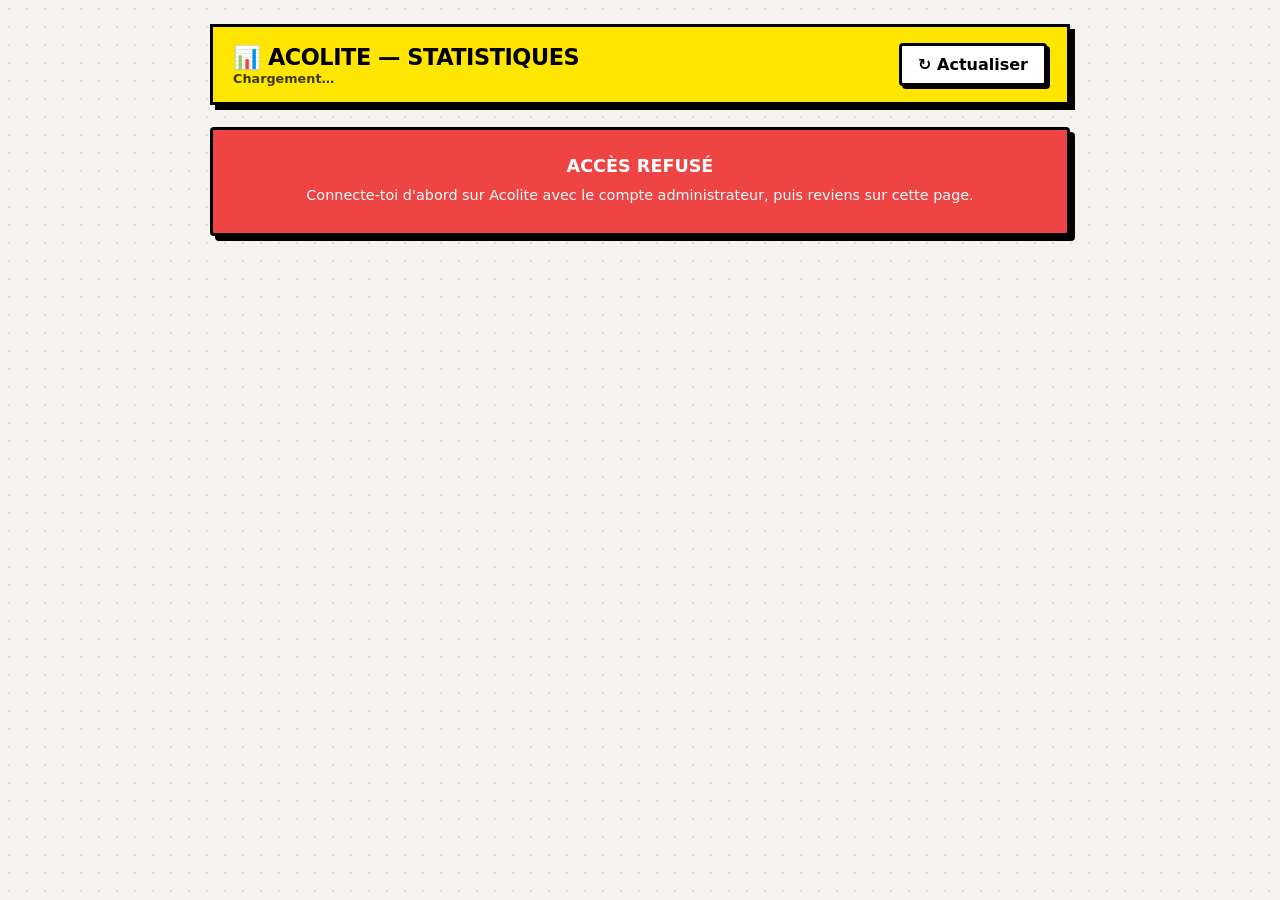
<file: admin.html>
<!doctype html>
<html lang="fr">
<head>
<meta charset="utf-8">
<meta name="viewport" content="width=device-width, initial-scale=1">
<!-- Page volontairement invisible des moteurs et jamais mise en cache :
     elle n'est PAS dans la liste SHELL de sw.js, donc toujours chargée
     depuis le réseau (jamais de chiffres périmés servis hors-ligne). -->
<meta name="robots" content="noindex, nofollow, noarchive">
<meta http-equiv="Cache-Control" content="no-store, no-cache, must-revalidate">
<meta http-equiv="Content-Security-Policy" content="default-src 'self'; script-src 'self'; style-src 'self' 'unsafe-inline'; img-src 'self' data:; connect-src 'self' https://*.val.run https://*.workers.dev https://*.deno.dev; object-src 'none'; base-uri 'self'; form-action 'none'">
<title>Acolite — Statistiques</title>
<style>
  :root{--bg:#F4F3EF;--card:#fff;--ink:#000;--muted:#2A2A2A;--primary:#FFE600;--danger:#EF4444;--ok:#22C55E}
  *{margin:0;padding:0;box-sizing:border-box}
  body{font-family:system-ui,-apple-system,'Segoe UI',sans-serif;background:var(--bg);color:var(--ink);
    padding:24px 16px 60px;min-height:100vh;
    background-image:radial-gradient(rgba(0,0,0,.1) 1.5px,transparent 1.5px);background-size:18px 18px}
  .wrap{max-width:860px;margin:0 auto}
  header{background:var(--primary);border:3px solid var(--ink);box-shadow:5px 5px 0 var(--ink);
    padding:16px 20px;margin-bottom:22px;display:flex;align-items:center;justify-content:space-between;gap:12px;flex-wrap:wrap}
  h1{font-size:1.4rem;letter-spacing:-.02em;text-transform:uppercase}
  .sub{font-size:.8rem;font-weight:600;opacity:.75}
  .grid{display:grid;grid-template-columns:repeat(auto-fit,minmax(160px,1fr));gap:14px;margin-bottom:22px}
  .stat{background:var(--card);border:3px solid var(--ink);box-shadow:4px 4px 0 var(--ink);padding:14px 16px;border-radius:4px}
  .stat .k{font-size:.7rem;font-weight:800;text-transform:uppercase;letter-spacing:.06em;color:var(--muted);opacity:.8}
  .stat .v{font-size:1.9rem;font-weight:900;line-height:1.1;margin-top:4px}
  .card{background:var(--card);border:3px solid var(--ink);box-shadow:4px 4px 0 var(--ink);
    padding:18px;margin-bottom:18px;border-radius:4px}
  .card h2{font-size:1rem;text-transform:uppercase;margin-bottom:10px;border-bottom:3px solid var(--ink);
    padding-bottom:5px;display:inline-block}
  .row{display:flex;align-items:center;gap:10px;padding:7px 0;border-bottom:1px solid rgba(0,0,0,.08)}
  .row:last-child{border-bottom:0}
  .row .n{margin-left:auto;font-weight:900}
  .bar{height:8px;background:var(--bg);border:2px solid var(--ink);border-radius:5px;overflow:hidden;flex:1;max-width:220px}
  .bar i{display:block;height:100%;background:var(--primary);border-right:2px solid var(--ink)}
  .note{font-size:.8rem;color:var(--muted);line-height:1.55;margin-top:10px}
  .msg{background:var(--card);border:3px solid var(--ink);box-shadow:5px 5px 0 var(--ink);
    padding:26px;text-align:center;border-radius:4px}
  .msg.err{background:var(--danger);color:#fff}
  .msg h2{font-size:1.1rem;margin-bottom:8px;text-transform:uppercase}
  .msg p{font-size:.9rem;line-height:1.6}
  .hidden{display:none}
  button{font:inherit;font-weight:800;cursor:pointer;background:var(--card);color:var(--ink);
    border:3px solid var(--ink);box-shadow:3px 3px 0 var(--ink);padding:9px 16px;border-radius:4px}
  button:active{transform:translate(2px,2px);box-shadow:1px 1px 0 var(--ink)}
</style>
</head>
<body>
<div class="wrap">
  <header>
    <div>
      <h1>📊 Acolite — Statistiques</h1>
      <div class="sub" id="stamp">Chargement…</div>
    </div>
    <button id="refresh">↻ Actualiser</button>
  </header>

  <div id="state" class="msg"><h2>Vérification…</h2><p>Lecture de ta session.</p></div>
  <div id="panel" class="hidden"></div>
</div>

<script src="config.js"></script>
<script src="admin.js"></script>
</body>
</html>
</file>
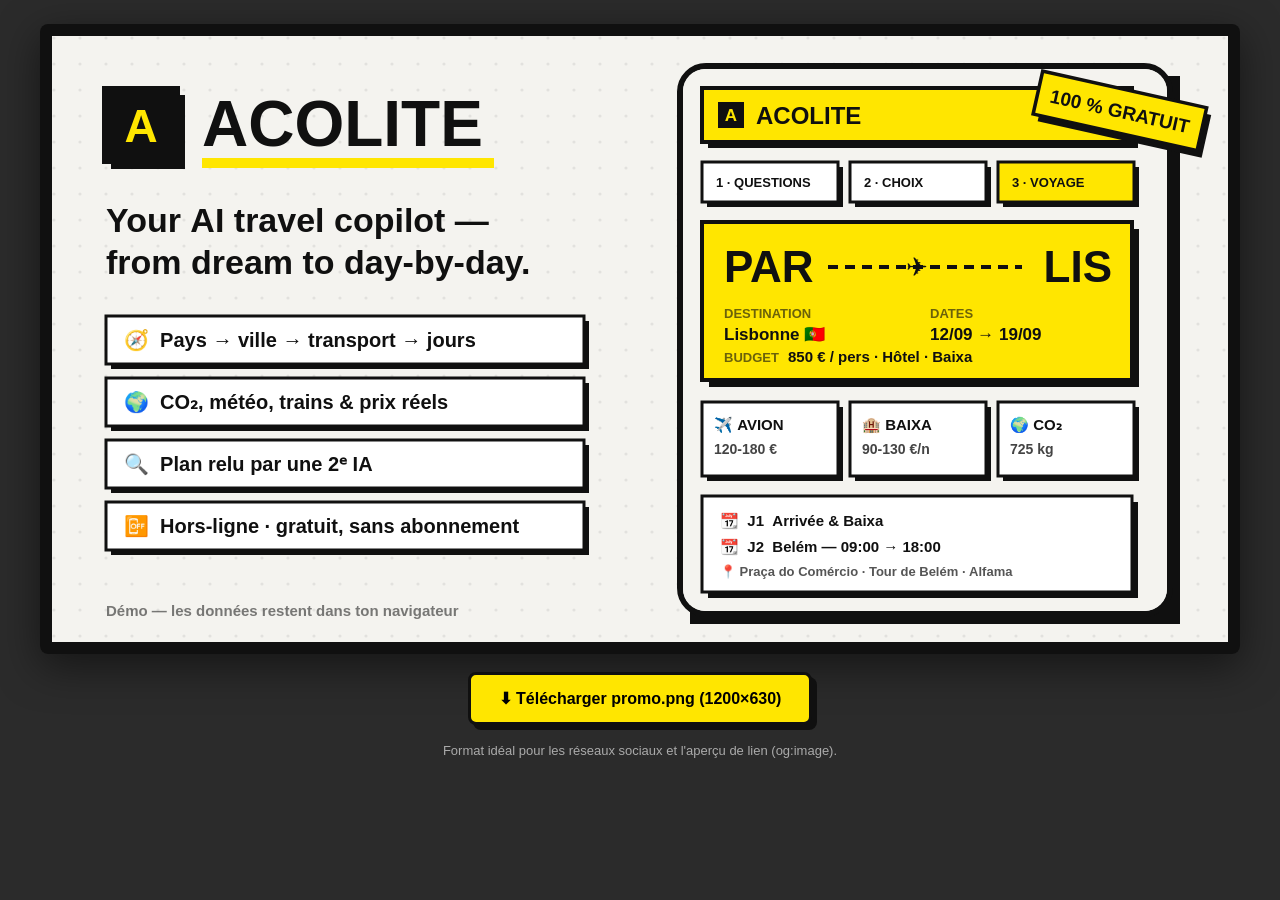
<file: promo.html>
<!DOCTYPE html>
<html lang="fr">
<head>
<meta charset="UTF-8">
<meta name="viewport" content="width=device-width, initial-scale=1">
<title>Acolite — image de présentation</title>
<style>
  body{margin:0;background:#2b2b2b;display:flex;flex-direction:column;align-items:center;gap:18px;padding:24px;font-family:Arial,sans-serif}
  canvas{max-width:100%;height:auto;border-radius:8px;box-shadow:0 12px 40px rgba(0,0,0,.5)}
  button{font:900 16px 'Sora',Arial,sans-serif;padding:14px 28px;background:#FFE600;border:3px solid #101010;box-shadow:5px 5px 0 #101010;cursor:pointer;border-radius:8px}
  button:active{transform:translate(3px,3px);box-shadow:1px 1px 0 #101010}
  p{color:#aaa;font-size:13px;margin:0}
</style>
</head>
<body>
<canvas id="cv" width="1200" height="630"></canvas>
<button id="dl">⬇ Télécharger promo.png (1200×630)</button>
<p>Format idéal pour les réseaux sociaux et l'aperçu de lien (og:image).</p>
<script>
const cv = document.getElementById('cv'), g = cv.getContext('2d');
/* repli pour les navigateurs sans roundRect (Safari < 16) */
if(!g.roundRect){
  g.roundRect = function(x, y, w, h, r){
    r = Math.min(r, w / 2, h / 2);
    this.moveTo(x + r, y);
    this.arcTo(x + w, y, x + w, y + h, r);
    this.arcTo(x + w, y + h, x, y + h, r);
    this.arcTo(x, y + h, x, y, r);
    this.arcTo(x, y, x + w, y, r);
    this.closePath();
  };
}
const Y = '#FFE600', K = '#101010', PAPER = '#F4F3EF', W = 1200, H = 630;

/* fond papier à pois */
g.fillStyle = PAPER; g.fillRect(0, 0, W, H);
g.fillStyle = 'rgba(0,0,0,.07)';
for(let x = 14; x < W; x += 26) for(let y = 14; y < H; y += 26){ g.beginPath(); g.arc(x, y, 1.6, 0, 7); g.fill(); }

function hardRect(x, y, w, h, fill, shadow = 8, stroke = 4, r = 0){
  g.fillStyle = K; g.fillRect(x + shadow, y + shadow, w, h);
  g.fillStyle = fill; g.fillRect(x, y, w, h);
  g.strokeStyle = K; g.lineWidth = stroke; g.strokeRect(x, y, w, h);
}

/* ============ COLONNE GAUCHE : marque + slogan + points forts ============ */
/* logo */
hardRect(64, 64, 74, 74, K, 7, 4);
g.fillStyle = Y; g.font = '900 46px Arial'; g.textAlign = 'center'; g.fillText('A', 101, 118); g.textAlign = 'left';
g.fillStyle = K; g.font = '900 64px Arial';
g.fillText('ACOLITE', 162, 122);
g.fillStyle = Y; g.fillRect(162, 134, 292, 10);

/* slogan */
g.fillStyle = K; g.font = '900 34px Arial';
g.fillText('Your AI travel copilot —', 66, 208);
g.fillText('from dream to day-by-day.', 66, 250);

/* points forts */
const feats = [
  '🧭  Pays → ville → transport → jours',
  '🌍  CO₂, météo, trains & prix réels',
  '🔍  Plan relu par une 2ᵉ IA',
  '📴  Hors-ligne · gratuit, sans abonnement'
];
g.font = '700 20px Arial';
feats.forEach((f, i) => {
  hardRect(66, 292 + i * 62, 478, 48, '#fff', 5, 3);
  g.fillStyle = K; g.fillText(f, 84, 292 + i * 62 + 31);
});

/* mention démo */
g.font = '800 15px Arial'; g.fillStyle = 'rgba(16,16,16,.55)';
g.fillText('Démo — les données restent dans ton navigateur', 66, 592);

/* ============ COLONNE DROITE : mockup téléphone ============ */
const px = 640, py = 42, pw = 490, ph = 548;
/* coque */
g.fillStyle = K; g.fillRect(px + 10, py + 10, pw, ph);
g.fillStyle = '#fff';
g.beginPath(); g.roundRect(px, py, pw, ph, 26); g.fill();
g.strokeStyle = K; g.lineWidth = 6; g.beginPath(); g.roundRect(px, py, pw, ph, 26); g.stroke();
g.save(); g.beginPath(); g.roundRect(px + 3, py + 3, pw - 6, ph - 6, 22); g.clip();
g.fillStyle = PAPER; g.fillRect(px, py, pw, ph);

/* en-tête app */
hardRect(px + 22, py + 22, pw - 60, 54, Y, 6, 4);
g.fillStyle = K; g.fillRect(px + 38, py + 36, 26, 26);
g.fillStyle = Y; g.font = '900 17px Arial'; g.textAlign = 'center'; g.fillText('A', px + 51, py + 55); g.textAlign = 'left';
g.fillStyle = K; g.font = '900 24px Arial'; g.fillText('ACOLITE', px + 76, py + 58);

/* étapes */
const steps = [['1', 'QUESTIONS', '#fff'], ['2', 'CHOIX', '#fff'], ['3', 'VOYAGE', Y]];
steps.forEach((s, i) => {
  const sx = px + 22 + i * 148;
  hardRect(sx, py + 96, 136, 40, s[2], 5, 3);
  g.fillStyle = K; g.font = '900 13px Arial';
  g.fillText(s[0] + ' · ' + s[1], sx + 14, py + 121);
});

/* billet */
hardRect(px + 22, py + 156, pw - 60, 158, Y, 7, 4);
g.fillStyle = K; g.font = '900 44px Arial';
g.fillText('PAR', px + 44, py + 216);
g.textAlign = 'right'; g.fillText('LIS', px + pw - 58, py + 216); g.textAlign = 'left';
g.setLineDash([10, 7]); g.lineWidth = 4; g.strokeStyle = K;
g.beginPath(); g.moveTo(px + 148, py + 201); g.lineTo(px + pw - 148, py + 201); g.stroke(); g.setLineDash([]);
g.font = '26px Arial'; g.textAlign = 'center'; g.fillText('✈', px + pw / 2 - 8, py + 210); g.textAlign = 'left';
g.font = '800 13px Arial'; g.fillStyle = 'rgba(16,16,16,.62)';
g.fillText('DESTINATION', px + 44, py + 252); g.fillText('DATES', px + 250, py + 252);
g.fillStyle = K; g.font = '800 17px Arial';
g.fillText('Lisbonne 🇵🇹', px + 44, py + 274); g.fillText('12/09 → 19/09', px + 250, py + 274);
g.font = '800 13px Arial'; g.fillStyle = 'rgba(16,16,16,.62)';
g.fillText('BUDGET', px + 44, py + 296);
g.fillStyle = K; g.font = '800 15px Arial'; g.fillText('850 € / pers · Hôtel · Baixa', px + 108, py + 296);

/* stats du plan */
const stats = [['✈️ AVION', '120-180 €'], ['🏨 BAIXA', '90-130 €/n'], ['🌍 CO₂', '725 kg']];
stats.forEach((s, i) => {
  const sx = px + 22 + i * 148;
  hardRect(sx, py + 336, 136, 74, '#fff', 5, 3);
  g.fillStyle = K; g.font = '900 15px Arial'; g.fillText(s[0], sx + 12, py + 364);
  g.font = '700 14px Arial'; g.fillStyle = '#444'; g.fillText(s[1], sx + 12, py + 388);
});

/* programme */
hardRect(px + 22, py + 430, pw - 60, 96, '#fff', 6, 3);
g.fillStyle = K; g.font = '900 15px Arial';
g.fillText('📆  J1  Arrivée & Baixa', px + 40, py + 460);
g.fillText('📆  J2  Belém — 09:00 → 18:00', px + 40, py + 486);
g.font = '700 13px Arial'; g.fillStyle = '#555';
g.fillText('📍 Praça do Comércio · Tour de Belém · Alfama', px + 40, py + 510);
g.restore();

/* badge « gratuit » en travers */
g.save();
g.translate(1084, 96); g.rotate(0.22);
g.fillStyle = K; g.fillRect(-84, -24, 168, 44);
g.fillStyle = Y; g.fillRect(-90, -30, 168, 44);
g.strokeStyle = K; g.lineWidth = 3.5; g.strokeRect(-90, -30, 168, 44);
g.fillStyle = K; g.font = '900 19px Arial'; g.textAlign = 'center';
g.fillText('100 % GRATUIT', -6, -1);
g.restore();

/* cadre global */
g.strokeStyle = K; g.lineWidth = 12; g.strokeRect(6, 6, W - 12, H - 12);

document.getElementById('dl').onclick = () => {
  const a = document.createElement('a');
  a.download = 'promo.png';
  a.href = cv.toDataURL('image/png');
  a.click();
};
</script>
</body>
</html>
</file>
<file: style.css>
:root[data-theme="dark"] {
  --bg: #0B0B10;            /* nuit profonde */
  --secondary: #16161F;     /* cartes gris très foncé */
  --primary: #FFE600;       /* jaune néon : la signature reste */
  --accent-cyan: #22F5FF;
  --accent-violet: #C084FC;
  --accent-orange: #FF8534;
  --ok: #4ADE80;
  --danger: #FF5F5F;
  --txt: #F4F3EF;           /* encre claire */
  --txt-2: #9EA0B0;
  --stroke: #F4F3EF;        /* bordures dures en clair */
  /* Fonds « état » : ils doivent rester SOUS l'encre claire, jamais au-dessus.
     Un champ qui vire au crème en mode sombre rend la frappe illisible. */
  --field-focus: #24243A;   /* champ en cours de saisie */
  --card-hover: #1E1E2B;    /* carte survolée */
  --locked: #22222C;        /* étape verrouillée */
  /* La pastille d'onglet actif reste CLAIRE même en sombre : elle est
     posée sur la barre jaune, et une règle plus haut force son texte
     en foncé. Un fond sombre ici donnerait du noir sur noir. */
  --tab-on: #F4F3EF;
  color-scheme: dark;
}
:root[data-theme="dark"] body{
  background-image: radial-gradient(rgba(255,255,255,0.08) 1.5px, transparent 1.5px);
}
/* Sur les aplats vifs (jaune, cyan, violet, orange), le texte repasse en noir */
:root[data-theme="dark"] .btn:not(.ghost),
:root[data-theme="dark"] .chip.on,
:root[data-theme="dark"] .step.active,
:root[data-theme="dark"] .step.active .n,
:root[data-theme="dark"] .catnav button.on,
:root[data-theme="dark"] .subtab.on,
:root[data-theme="dark"] .tl-time,
:root[data-theme="dark"] .tag,
:root[data-theme="dark"] .pass-top,
:root[data-theme="dark"] .pass-info,
:root[data-theme="dark"] .pass-info *,
:root[data-theme="dark"] .ai-badge,
:root[data-theme="dark"] .spend-total,
:root[data-theme="dark"] .btn.violet,
:root[data-theme="dark"] #offBar{
  color: #0B0B10;
}
:root[data-theme="dark"] .pass-tear{background:var(--secondary)}
:root[data-theme="dark"] input,
:root[data-theme="dark"] select,
:root[data-theme="dark"] textarea{background:var(--secondary);color:var(--txt);border-color:var(--stroke)}
:root[data-theme="dark"] input::placeholder,
:root[data-theme="dark"] textarea::placeholder{color:var(--txt-2)}
/* le champ actif s'entoure de jaune : sans le fond crème, il faut un autre repère */
:root[data-theme="dark"] input:focus,
:root[data-theme="dark"] select:focus,
:root[data-theme="dark"] textarea:focus{border-color:var(--primary);color:var(--txt)}
/* halo néon : c'est ça, "Vol de nuit" */
:root[data-theme="dark"] .btn:not(.ghost){box-shadow:4px 4px 0 var(--stroke), 0 0 18px rgba(255,230,0,.28)}
:root[data-theme="dark"] .catnav button.on{box-shadow:0 0 22px rgba(255,230,0,.35)}
:root[data-theme="dark"] .plan-stat{box-shadow:3px 3px 0 var(--stroke), 0 0 14px rgba(34,245,255,.10)}

:root {
  --bg: #F4F3EF; /* Fond papier épais rétro */
  --primary: #FFE600; /* Le jaune néo-brutaliste iconique */
  --secondary: #FFFFFF; /* Fond de carte blanc pur */
  --accent-cyan: #00F0FF;
  --accent-violet: #A855F7;
  --accent-orange: #FF6B00;
  --ok: #22C55E;
  --danger: #EF4444;
  --txt: #000000;
  --txt-2: #2A2A2A;
  --stroke: #000000;
  --field-focus: #FFFEE0;
  --card-hover: #FFFEE8;
  --locked: #E5E5E0;
  --tab-on: #FFFFFF;
  --r-lg: 4px;
  --r-md: 4px;
  --r-sm: 2px;
  color-scheme: light;
}

*{margin:0;padding:0;box-sizing:border-box}
html{scroll-behavior:smooth}
body{
  font-family:'Inter',system-ui,sans-serif;
  background-color:var(--bg);
  background-image: radial-gradient(rgba(0,0,0,0.1) 1.5px, transparent 1.5px);
  background-size: 18px 18px;
  color:var(--txt);
  min-height:100vh;
  overflow-x:hidden;
  -webkit-font-smoothing:antialiased;
}


/* ===== Écran de démarrage ===== */
#boot{
  position:fixed;inset:0;z-index:200;
  /* FILET ULTIME : même si le JavaScript ne se charge pas (fichier manquant,
     erreur, réseau coupé), le splash s'efface tout seul au bout de 6 s.
     Impossible de rester bloqué dessus. */
  animation: bootFail 0s 6s forwards;
  background:var(--bg);
  background-image:radial-gradient(rgba(0,0,0,.1) 1.5px, transparent 1.5px);
  background-size:18px 18px;
  display:grid;place-items:center;
  transition:opacity .45s ease, visibility .45s;
}
#boot.gone{opacity:0;visibility:hidden;pointer-events:none}
.boot-in{display:flex;flex-direction:column;align-items:center;gap:14px;padding:24px;width:min(90vw,340px)}
.boot-mark{
  width:96px;height:96px;flex-shrink:0;
  display:grid;place-items:center;
  animation:bootPop .5s cubic-bezier(.2,1.4,.4,1) both;
}
.boot-mark .mascot{width:92px;height:92px}
.boot-mark span{
  font-family:'Sora',sans-serif;font-weight:900;font-size:3rem;line-height:1;
  color:#101010;letter-spacing:-.04em;
}
.boot-word{
  font-family:'Sora',sans-serif;font-weight:900;font-size:2.6rem;letter-spacing:-.04em;
  text-transform:uppercase;color:var(--txt);line-height:1;
  animation:bootUp .45s .1s ease both;
}
.boot-sub{
  font-family:'Sora',sans-serif;font-weight:800;font-size:.66rem;letter-spacing:.22em;
  color:var(--txt-2);text-transform:uppercase;
  animation:bootUp .45s .18s ease both;
}
.boot-bar{
  width:100%;height:16px;margin-top:8px;
  background:var(--secondary);
  border:3px solid var(--stroke);
  box-shadow:4px 4px 0 var(--stroke);
  overflow:hidden;
  animation:bootUp .45s .26s ease both;
}
.boot-bar i{
  display:block;height:100%;width:0%;
  background:var(--primary);
  border-right:3px solid var(--stroke);
  transition:width .35s ease;
}
.boot-step{
  font-family:'Sora',sans-serif;font-weight:800;font-size:.62rem;letter-spacing:.1em;
  text-transform:uppercase;color:var(--txt-2);
  animation:bootUp .45s .34s ease both;
}
@keyframes bootFail{to{opacity:0;visibility:hidden;pointer-events:none}}
@keyframes bootPop{from{transform:scale(.5) rotate(-8deg);opacity:0}to{transform:none;opacity:1}}
@keyframes bootUp{from{transform:translateY(10px);opacity:0}to{transform:none;opacity:1}}
:root[data-theme="dark"] #boot{background-image:radial-gradient(rgba(255,255,255,.08) 1.5px, transparent 1.5px)}
@media (prefers-reduced-motion:reduce){ .boot-mark,.boot-word,.boot-sub,.boot-bar,.boot-step{animation:none} }

/* ===== Layout ===== */
.wrap{max-width:1060px;margin:0 auto;padding:18px 18px 120px}
header{
  display:flex;align-items:center;justify-content:space-between;
  padding:16px;gap:10px;flex-wrap:wrap;
  background: var(--primary);
  border: 3px solid var(--stroke);
  box-shadow: 4px 4px 0px var(--stroke);
  margin-bottom: 24px;
}
.logo{
  font-family:'Sora',sans-serif;font-weight:900;font-size:2.15rem;
  letter-spacing:-.03em;display:flex;align-items:center;gap:10px;text-transform:uppercase;
}
/* La mascotte remplace l'ancien carré orange. Elle garde le regard et
   le clignement — sa signature — mais pas le balancement : un logo qui
   tangue en permanence fatigue l'œil. */
.logo span{color:var(--txt)}
/* Logo intégré : le globe coiffe le « i » d'ACOLITE, comme un point animé.
   On réserve de la place au-dessus du mot pour que le globe ne soit pas rogné. */
.logo{padding-top:20px}
/* Chaque lettre est un élément à part (nécessaire à l'easter egg bowling). */
.logo-word{display:inline-flex;align-items:flex-end;position:relative}
.logo-word i{display:inline-block;font-style:normal;will-change:transform;position:relative}
/* la lettre « i » porte le globe au-dessus d'elle, en guise de point */
.i-dot{overflow:visible}
.logo-mark{
  position:absolute;left:50%;bottom:100%;
  width:32px;height:32px;transform:translate(-50%,20%);
  display:grid;place-items:center;pointer-events:auto;
}
.logo-mark .mascot{width:32px;height:32px;animation:none}

.icon-btn{
  background:var(--secondary);border:3px solid var(--stroke);color:var(--txt);
  width:42px;height:42px;font-weight:800;border-radius:var(--r-md);cursor:pointer;
  font-size:1.2rem;display:grid;place-items:center;transition:all .1s ease;
  box-shadow:3px 3px 0px var(--stroke);
}
.icon-btn:hover{transform:translate(-1px,-1px);box-shadow:4px 4px 0px var(--stroke);background:var(--accent-cyan)}
.icon-btn:active{transform:translate(2px,2px);box-shadow:1px 1px 0px var(--stroke)}

/* ===== Steps nav ===== */
.steps{display:flex;gap:10px;margin-bottom:24px;overflow-x:auto;padding:4px 4px 8px;scrollbar-width:none}
.steps::-webkit-scrollbar{display:none}
.step{
  flex:1;min-width:125px;padding:12px 14px;border-radius:var(--r-md);cursor:pointer;
  background:var(--secondary);border:3px solid var(--stroke);
  font-size:.85rem;font-weight:800;color:var(--txt);text-transform:uppercase;white-space:nowrap;
  display:flex;align-items:center;gap:8px;transition:all .1s ease;
  box-shadow:3px 3px 0px var(--stroke);
}
.step .n{
  width:22px;height:22px;border-radius:0;display:grid;place-items:center;
  font-size:.75rem;background:var(--bg);border:2px solid var(--stroke);font-weight:900;flex-shrink:0;
}
.step.active{background:var(--primary);transform:translate(-2px,-2px);box-shadow:5px 5px 0px var(--stroke)}
.step.active .n{background:var(--accent-cyan);color:var(--txt)}
.step.locked{opacity:.5;cursor:not-allowed;box-shadow:none;transform:none;background:var(--locked)}
.step:not(.locked):not(.active):hover{background:var(--bg);transform:translate(-1px,-1px);box-shadow:4px 4px 0px var(--stroke)}

/* ===== Brutalist card ===== */
.card{
  background:var(--secondary);border:3px solid var(--stroke);border-radius:var(--r-lg);
  padding:24px;margin-bottom:24px;box-shadow:6px 6px 0px var(--stroke);
}
h1,h2,h3{font-family:'Sora',sans-serif;letter-spacing:-.02em;text-transform:uppercase;font-weight:900}
/* le h1 de la page porte le même style que les h2 : la hiérarchie change pour
   Google et les lecteurs d'écran, pas l'apparence */
h1,h2{font-size:1.4rem;margin-bottom:8px;display:inline-block;border-bottom:3px solid var(--stroke);padding-bottom:4px}
h3{font-size:1.1rem;margin-top:6px}
.sub{color:var(--txt-2);font-size:.9rem;line-height:1.55;margin-bottom:20px;font-weight:500}

/* ===== Form ===== */
.grid{display:grid;grid-template-columns:repeat(auto-fit,minmax(220px,1fr));gap:14px}
.grid.tight{grid-template-columns:repeat(auto-fit,minmax(160px,1fr))}
.field label{
  display:block;font-size:.8rem;font-weight:800;color:var(--txt);
  text-transform:uppercase;letter-spacing:.04em;margin-bottom:6px;
}
input,select,textarea{
  width:100%;background:var(--secondary);border:3px solid var(--stroke);border-radius:var(--r-sm);
  color:var(--txt);padding:12px;font-size:.95rem;font-weight:600;font-family:inherit;outline:none;
  transition:all .1s ease;box-shadow:3px 3px 0px var(--stroke);
}
input:focus,select:focus,textarea:focus{background:var(--field-focus);transform:translate(-1px,-1px);box-shadow:4px 4px 0px var(--stroke)}
textarea{resize:vertical;min-height:80px}
select option{background:var(--secondary);color:var(--txt)}

.chips{display:flex;flex-wrap:wrap;gap:8px;margin-top:8px}
/* Questions à choix pair : grille 2 colonnes bien symétrique */
.chips.even{display:grid;grid-template-columns:1fr 1fr;gap:8px}
.chips.even .chip{text-align:center;justify-content:center;display:flex;align-items:center}
.chip{
  padding:8px 16px;border-radius:var(--r-sm);font-size:.85rem;font-weight:700;cursor:pointer;
  background:var(--secondary);border:2px solid var(--stroke);color:var(--txt);
  transition:all .1s ease;user-select:none;box-shadow:2px 2px 0px var(--stroke);
}
.chip:hover{background:var(--bg);transform:translate(-1px,-1px);box-shadow:3px 3px 0px var(--stroke)}
.chip.on{background:var(--primary);color:var(--txt);box-shadow:3px 3px 0px var(--stroke)}
.chip.on.warn{background:var(--accent-orange);color:#fff}
/* ===== Accessibilité : focus clavier net & visible partout ===== */
a:focus-visible,button:focus-visible,input:focus-visible,select:focus-visible,
textarea:focus-visible,[tabindex]:focus-visible,.chip:focus-visible{
  outline:3px solid var(--accent-cyan);outline-offset:3px;border-radius:6px;
}
.chip[role="button"]{cursor:pointer}

/* ===== Buttons ===== */
.btn{
  border:3px solid var(--stroke);cursor:pointer;font-family:'Sora',sans-serif;font-weight:900;
  font-size:1rem;text-transform:uppercase;padding:14px 28px;border-radius:var(--r-md);
  transition:all .1s ease;display:inline-flex;align-items:center;gap:10px;
  color:var(--txt);background:var(--primary);box-shadow:4px 4px 0px var(--stroke);text-decoration:none;
}
.btn:hover{transform:translate(-2px,-2px);box-shadow:6px 6px 0px var(--stroke)}
.btn:active{transform:translate(2px,2px);box-shadow:2px 2px 0px var(--stroke)}
.btn:disabled{opacity:.5;cursor:wait;transform:none;box-shadow:2px 2px 0px var(--stroke)}
.btn.ghost{background:var(--secondary);color:var(--txt);box-shadow:4px 4px 0px var(--stroke)}
.btn.sm{padding:10px 18px;font-size:.85rem;border-radius:var(--r-md);border-width:2px;box-shadow:3px 3px 0px var(--stroke)}
.btn.sm:hover{transform:translate(-1px,-1px);box-shadow:4px 4px 0px var(--stroke)}
.btn.violet{background:var(--accent-violet);color:#FFFFFF}

.row{display:flex;gap:12px;flex-wrap:wrap;align-items:center}

/* Actions de la vue 1 : empilées et pleine largeur sur téléphone
   (le bureau les remet en ligne, voir le bloc ≥900 px). */
.go-acts{margin-top:18px;display:flex;flex-direction:column;gap:12px}
.go-acts > .btn{width:100%;justify-content:center}

/* ===== Badges IA ===== */
.ai-badge{
  display:inline-flex;align-items:center;gap:5px;font-size:.7rem;font-weight:900;
  padding:4px 10px;border-radius:0;border:2px solid var(--stroke);
  text-transform:uppercase;vertical-align:middle;box-shadow:1px 1px 0px var(--stroke);
}
.ai-badge.gemini{background:var(--accent-violet);color:#fff}
.ai-badge.groq{background:var(--accent-orange);color:#fff}

/* ===== Loader ===== */
.loader{display:flex;align-items:center;gap:14px;padding:26px 8px;color:var(--txt);font-size:1rem;font-weight:700}
/* la mascotte seule du chargement standard */
.mascot.loader-solo{width:52px;height:52px;flex-shrink:0}
/* ===== Mascotte Acolite : la Terre aux grands yeux ===== */
.mascot{width:46px;height:46px;flex-shrink:0;overflow:visible;animation:mBob 2.6s ease-in-out infinite}
.m-ocean{fill:#3E93C9}
.m-land{fill:#6FBE5C}
.m-rim{fill:none;stroke:#1C5A78;stroke-width:4}
.m-white{fill:#fff;stroke:#1C5A78;stroke-width:2.5}
.m-pupil{fill:#0C0C0C}
.m-shine{fill:#fff}
/* les pupilles balaient l'horizon : c'est la signature du personnage */
.m-pupils{animation:mLook 3.4s ease-in-out infinite}
/* …sauf sur appareil à souris : elles suivent le curseur (piloté en JS),
   on coupe donc le balayage auto pour ne pas écraser le transform inline */
:root.eye-follow .m-pupils{animation:none;transition:transform .12s ease-out}
/* clignement : on écrase les yeux une fraction de seconde */
.m-eyes{animation:mBlink 4.8s ease-in-out infinite;transform-origin:50px 46px}
@keyframes mBob{
  0%,100%{transform:translateY(0) rotate(-4deg)}
  50%{transform:translateY(-5px) rotate(4deg)}
}
@keyframes mLook{
  0%,100%{transform:translate(0,0)}
  18%{transform:translate(-4.5px,1px)}
  42%{transform:translate(4.5px,-1.5px)}
  68%{transform:translate(2px,2.5px)}
}
@keyframes mBlink{
  0%,92%,100%{transform:scaleY(1)}
  95%{transform:scaleY(.12)}
}
/* on peut jouer avec elle */
.mascot{cursor:pointer}
/* saut au clic : remplace le balancement le temps de l'animation */
.mascot.m-hop{animation:mHop .62s cubic-bezier(.3,1.7,.5,1)}
@keyframes mHop{
  0%{transform:translateY(0) rotate(0)}
  25%{transform:translateY(-20px) rotate(-9deg) scale(1.08)}
  48%{transform:translateY(0) rotate(7deg) scaleY(.86)}
  68%{transform:translateY(-7px) rotate(-3deg)}
  100%{transform:translateY(0) rotate(0)}
}
/* pirouette : réaction spontanée occasionnelle, pour la rendre imprévisible */
.mascot.m-spin{animation:mSpin .8s cubic-bezier(.4,.1,.3,1)}
@keyframes mSpin{0%{transform:rotate(0) scale(1)}55%{transform:rotate(300deg) scale(1.06)}100%{transform:rotate(360deg) scale(1)}}
/* petit sursaut de surprise */
.mascot.m-wiggle{animation:mWiggle .5s ease-in-out}
@keyframes mWiggle{0%,100%{transform:translateY(0) rotate(0)}20%{transform:translateY(-4px) rotate(-10deg)}50%{transform:translateY(-2px) rotate(9deg)}80%{transform:translateY(-3px) rotate(-5deg)}}
.logo{overflow:visible}   /* le globe peut coiffer le « i » sans être rogné */
/* mascotte plus grande quand elle occupe une barre de chargement pleine largeur */
.mascot.big{width:64px;height:64px}

/* ===== Scène de chargement : la mascotte survole les monuments du monde ===== */
.travel-scene{
  position:relative;flex-shrink:0;
  width:112px;height:58px;overflow:hidden;
  border:2px solid var(--stroke);border-radius:10px;
  /* ciel doux du jour, du haut clair vers l'horizon chaud */
  background:linear-gradient(#dff1fb 0%, #eaf6fb 55%, #fdf3d6 100%);
}
:root[data-theme="dark"] .travel-scene{
  background:linear-gradient(#0e1630 0%, #1a2140 55%, #2a2140 100%);
}
/* ciel étoilé qui scintille en mode nuit — une petite constellation */
:root[data-theme="dark"] .travel-scene::after{
  content:'';position:absolute;top:7px;left:15px;width:2px;height:2px;border-radius:50%;
  background:#fff;pointer-events:none;
  box-shadow:18px 5px 0 #fff, 37px -1px 0 rgba(255,255,255,.7), 58px 7px 0 #fff,
             78px 2px 0 rgba(255,255,255,.6), 30px 12px 0 rgba(255,255,255,.55), 92px 9px 0 #fff;
  animation:twinkle 3.2s ease-in-out infinite;
}
@keyframes twinkle{0%,100%{opacity:.85}50%{opacity:.35}}
:root.no-motion .travel-scene::after{animation:none}
/* nuages qui dérivent lentement */
.cloud{
  position:absolute;background:#fff;opacity:.85;border-radius:20px;
  height:6px;box-shadow:0 0 0 3px #fff;
  animation:cloudDrift 14s linear infinite;
}
:root[data-theme="dark"] .cloud{background:#c9d2f0;box-shadow:0 0 0 3px #c9d2f0;opacity:.25}
.cloud.c1{top:9px;width:16px;animation-duration:16s}
.cloud.c2{top:20px;width:11px;animation-duration:11s;animation-delay:-5s;opacity:.6}
@keyframes cloudDrift{ from{transform:translateX(120px)} to{transform:translateX(-30px)} }
/* le sol sous les monuments */
.ground{position:absolute;left:0;right:0;bottom:0;height:3px;background:var(--stroke);opacity:.55}
/* la ligne d'horizon défile en boucle (2 copies → défilé sans couture) */
.mon-strip{
  position:absolute;left:0;bottom:3px;display:flex;height:32px;
  animation:monScroll 11s linear infinite;will-change:transform;
}
.mon-svg{height:32px;width:auto;display:block}
.mon{fill:var(--stroke);opacity:.62}
:root[data-theme="dark"] .mon{fill:#aeb6e0;opacity:.6}
.mon-hole{fill:#fdf3d6;opacity:.9}   /* l'horloge de Big Ben : un trou clair */
:root[data-theme="dark"] .mon-hole{fill:#2a2140}
.mon-line{stroke:var(--stroke);stroke-width:1.6;fill:none;opacity:.62}  /* bras de la torche */
:root[data-theme="dark"] .mon-line{stroke:#aeb6e0}
@keyframes monScroll{ from{transform:translateX(0)} to{transform:translateX(-50%)} }
/* la mascotte flotte au-dessus de l'horizon, léger balancement de voyage */
.travel-scene .mascot{
  position:absolute;left:50%;top:4px;width:34px;height:34px;
  margin-left:-17px;animation:mBob 2.6s ease-in-out infinite;
  filter:drop-shadow(0 2px 1px rgba(0,0,0,.25));
}
/* réduction des animations : tout se fige */
:root.no-motion .mon-strip,:root.no-motion .travel-scene .mascot,:root.no-motion .cloud{animation:none}
@media(prefers-reduced-motion:reduce){
  .mon-strip,.travel-scene .mascot,.cloud{animation:none}
}
/* respect des préférences : plus d'animation si l'utilisateur n'en veut pas */
:root.no-motion .mascot,:root.no-motion .m-pupils,:root.no-motion .m-eyes{animation:none}
@media(prefers-reduced-motion:reduce){
  .mascot,.m-pupils,.m-eyes{animation:none}
}

/* ancien loader carré — conservé pour le HTML statique non encore migré */
.orbit{width:36px;height:36px;position:relative;flex-shrink:0;border:3px solid var(--stroke);background:var(--primary)}
.orbit::before{
  content:'';position:absolute;width:10px;height:10px;background:var(--accent-cyan);
  border:2px solid var(--stroke);top:-6px;left:-6px;animation:boxWalk 2s infinite linear;
}
@keyframes boxWalk{
  0%{top:-6px;left:-6px}
  25%{top:-6px;left:calc(100% - 4px)}
  50%{top:calc(100% - 4px);left:calc(100% - 4px)}
  75%{top:calc(100% - 4px);left:-6px}
  100%{top:-6px;left:-6px}
}

/* ===== Skeletons de chargement ===== */
.skel{background:linear-gradient(90deg,var(--secondary) 25%,rgba(0,0,0,.06) 37%,var(--secondary) 63%);background-size:400% 100%;animation:skelShimmer 1.3s ease infinite;border-radius:6px;display:block}
:root[data-theme="dark"] .skel,html[data-theme="dark"] .skel{background:linear-gradient(90deg,rgba(255,255,255,.06) 25%,rgba(255,255,255,.14) 37%,rgba(255,255,255,.06) 63%);background-size:400% 100%}
@keyframes skelShimmer{0%{background-position:100% 0}100%{background-position:-100% 0}}
@media (prefers-reduced-motion: reduce){ .skel{animation:none} }
:root.no-motion .skel{animation:none}
.skel-card{border:3px solid var(--stroke);border-radius:var(--r-lg);padding:20px;box-shadow:4px 4px 0 var(--stroke);background:var(--secondary)}
.skel-line{height:14px;margin:9px 0}
.skel-line.lg{height:22px;width:60%;margin-bottom:14px}
.skel-line.sm{width:40%}
.skel-row{display:flex;gap:8px;margin-top:14px;flex-wrap:wrap}
.skel-pill{height:24px;width:70px;border-radius:20px}
.skel-stat{height:96px;flex:1;border-radius:var(--r-md)}
.loader-msg{transition:opacity .2s ease}
/* Bulle de bande dessinée : la mascotte parle. Une petite queue pointe
   vers elle, à gauche. */
.speech{
  position:relative;flex:1;min-width:0;
  background:var(--secondary);color:var(--txt);
  border:3px solid var(--stroke);border-radius:14px;
  padding:11px 15px;font-size:.92rem;font-weight:700;line-height:1.35;
  box-shadow:3px 3px 0 var(--stroke);
  animation:speechPop .28s cubic-bezier(.2,1.4,.4,1) both;
}
/* la queue : deux triangles (contour + remplissage) pointant vers la mascotte */
.speech::before,.speech::after{content:'';position:absolute;left:-13px;top:18px;
  border-style:solid;border-width:8px 13px 8px 0;border-color:transparent}
.speech::before{border-right-color:var(--stroke)}
.speech::after{left:-9px;border-right-color:var(--secondary)}
@keyframes speechPop{from{opacity:0;transform:translateX(-6px) scale(.94)}to{opacity:1;transform:none}}
:root.no-motion .speech{animation:none}

/* ===== Destination cards ===== */
.dest-grid{display:grid;grid-template-columns:repeat(auto-fill,minmax(280px,1fr));gap:16px}
/* ===== Comparatif côte à côte ===== */
.cmp-wrap{overflow-x:auto;border:3px solid var(--stroke);box-shadow:4px 4px 0 var(--stroke);border-radius:14px;-webkit-overflow-scrolling:touch;background:var(--secondary)}
.cmp{border-collapse:separate;border-spacing:0;width:100%;min-width:440px;font-size:.83rem}
.cmp th,.cmp td{padding:11px 13px;text-align:left;vertical-align:middle;border-bottom:2px solid var(--stroke)}
.cmp td+td,.cmp th+th{border-left:2px solid var(--stroke)}
/* en-tête : le drapeau en grand, le nom dessous, bien centré */
.cmp thead th{
  background:var(--primary);color:#101010;
  font-family:'Sora',sans-serif;font-weight:900;text-transform:uppercase;font-size:.76rem;
  cursor:pointer;text-align:center;border-bottom:3px solid var(--stroke);line-height:1.3;
  transition:filter .1s ease;
}
.cmp thead th:hover{filter:brightness(.94)}
.cmp thead th:first-child{background:var(--secondary);cursor:default}
.cmp .cmp-flag{font-size:1.7rem;display:inline-block;margin-bottom:2px}
/* colonne des critères : étiquettes claires, collées à gauche au défilement */
.cmp tbody th[scope="row"]{
  font-family:'Sora',sans-serif;font-weight:900;font-size:.72rem;
  text-transform:uppercase;letter-spacing:.02em;white-space:nowrap;
  color:var(--txt-2);background:var(--bg);position:sticky;left:0;z-index:1;
  border-right:2px solid var(--stroke);
}
.cmp td{font-weight:600;color:var(--txt);line-height:1.4}
/* lignes alternées → l'œil suit la bonne ligne d'une colonne à l'autre */
.cmp tbody tr:nth-child(even) td{background:var(--bg)}
.cmp tbody tr:not(.cmp-actions):hover td{background:var(--card-hover)}
/* ligne « choisir » : détachée, mise en avant */
.cmp-actions td,.cmp-actions th{border-bottom:0;text-align:center;padding:14px 8px;border-top:3px solid var(--stroke)}
.cmp-actions td{background:var(--secondary) !important}
.cmp-choose{width:100%;justify-content:center;white-space:nowrap}
/* ===== Galerie « Mes voyages » ===== */
.gallery{display:flex;flex-direction:column;gap:10px}
.gal{
  display:flex;align-items:center;gap:12px;
  border:2px solid var(--stroke);background:var(--bg);border-radius:12px;
  padding:10px 12px;box-shadow:2px 2px 0 var(--stroke);
}
.gal-flag{font-size:1.6rem;flex-shrink:0;line-height:1}
.gal-info{flex:1;min-width:0;display:flex;flex-direction:column}
.gal-info b{font-family:'Sora',sans-serif;font-weight:900;font-size:.9rem;overflow:hidden;text-overflow:ellipsis;white-space:nowrap}
.gal-info span{font-size:.76rem;color:var(--txt-2);font-weight:600;overflow:hidden;text-overflow:ellipsis;white-space:nowrap}
.gal-open{flex-shrink:0}
.gal-toggle{width:100%;justify-content:center;margin-top:4px}

/* Case d'acceptation de la politique + texte légal de la modale */
.privacy-check{display:flex;align-items:flex-start;gap:9px;margin-top:14px;
  font-size:.82rem;font-weight:600;color:var(--txt-2);line-height:1.45;cursor:pointer}
.privacy-check input{width:auto;flex-shrink:0;margin-top:2px;box-shadow:none;transform:scale(1.2)}
.privacy-check a{color:var(--accent-orange);font-weight:800;text-decoration:underline;cursor:pointer}
.legal h4{font-family:'Sora',sans-serif;font-size:.9rem;margin:14px 0 4px}
.legal h4:first-child{margin-top:0}
.legal p{font-size:.84rem;line-height:1.55;color:var(--txt-2);margin:0}
/* ===== Affinage libre des propositions ===== */
.refine-bar{display:flex;gap:8px;flex-wrap:wrap}
.refine-inp{flex:1;min-width:180px;padding:11px 14px;border:3px solid var(--stroke);border-radius:var(--r-md);background:var(--secondary);color:var(--txt);font-family:inherit;font-size:.9rem;font-weight:600}
.refine-inp:focus{outline:none;box-shadow:3px 3px 0 var(--stroke)}
.refine-bar .btn{flex-shrink:0}
/* ===== Onboarding première visite ===== */
.onboard{position:fixed;inset:0;z-index:200;display:flex;align-items:center;justify-content:center;padding:20px;background:rgba(0,0,0,.55)}
.onboard[hidden]{display:none}
.onboard-card{position:relative;max-width:380px;width:100%;background:var(--secondary);border:4px solid var(--stroke);box-shadow:8px 8px 0 var(--stroke);border-radius:18px;padding:34px 26px 22px;text-align:center;animation:pop .3s ease both}
.onboard-emoji{font-size:3.4rem;line-height:1;margin-bottom:12px}
.onboard-card h2{font-family:'Sora',sans-serif;font-weight:900;font-size:1.3rem;margin:0 0 8px}
.onboard-card p{color:var(--txt-2);font-size:.95rem;line-height:1.55;margin:0 0 22px}
.onboard-foot{display:flex;align-items:center;justify-content:space-between;gap:12px}
.onboard-dots{display:flex;gap:7px}
.onboard-dots i{width:9px;height:9px;border:2px solid var(--stroke);background:transparent;border-radius:50%;display:block}
.onboard-dots i.on{background:var(--primary)}
.onboard-foot .btn{flex-shrink:0}
.onboard-skip{position:absolute;top:12px;right:14px;background:none;border:none;color:var(--txt-2);font-weight:700;font-size:.8rem;cursor:pointer;text-decoration:underline}
/* ===== Carte postale ===== */
.pc-preview{position:relative;border:3px solid var(--stroke);border-radius:12px;overflow:hidden;background:var(--bg);min-height:180px;display:flex;align-items:center;justify-content:center;margin-bottom:14px;box-shadow:4px 4px 0 var(--stroke)}
.pc-preview img{width:100%;display:block}
.pc-preview img:not([src]){display:none}
.pc-loading{position:absolute;font-family:'Sora',sans-serif;font-weight:800;color:var(--txt-2);font-size:.85rem}
.pc-group{margin-bottom:10px}
.pc-label{display:block;font-family:'Sora',sans-serif;font-weight:900;font-size:.72rem;text-transform:uppercase;color:var(--txt-2);margin-bottom:6px}
.pc-chips{display:flex;gap:8px;flex-wrap:wrap}
.pc-chip{padding:8px 14px;border:2px solid var(--stroke);border-radius:20px;background:var(--secondary);color:var(--txt);font-weight:800;font-size:.82rem;cursor:pointer}
.pc-chip.on{background:var(--primary);color:#101010;box-shadow:2px 2px 0 var(--stroke)}
.dest{
  background:var(--secondary);border:3px solid var(--stroke);border-radius:var(--r-lg);
  padding:20px;cursor:pointer;transition:all .15s ease;position:relative;overflow:hidden;
  animation:pop .4s ease both;box-shadow:4px 4px 0px var(--stroke);
}
.dest:nth-child(2){animation-delay:.06s}.dest:nth-child(3){animation-delay:.12s}.dest:nth-child(4){animation-delay:.18s}
.dest:nth-child(5){animation-delay:.24s}.dest:nth-child(6){animation-delay:.3s}
.dest:hover{border-color:var(--stroke);transform:translate(-3px,-3px);box-shadow:7px 7px 0px var(--stroke);background:var(--card-hover)}
.dest .flag{font-size:2.2rem;margin-bottom:8px}
.dest h3{font-size:1.25rem;margin-bottom:4px}
.dest .country{font-size:.85rem;font-weight:700;color:var(--txt-2);margin-bottom:10px;text-transform:uppercase}
.dest p{font-size:.9rem;color:var(--txt-2);line-height:1.5;margin-bottom:12px}
.tags{display:flex;flex-wrap:wrap;gap:6px;margin-bottom:12px}
.tag{
  font-size:.7rem;font-weight:800;padding:4px 10px;border-radius:0;
  background:var(--bg);border:1px solid var(--stroke);color:var(--txt);text-transform:uppercase;
}
.tag.money{background:var(--primary)}
.tag.cyan{background:var(--accent-cyan)}
.tag.ok{background:var(--ok);color:#fff}
.tag.warn{background:var(--accent-orange);color:#fff}

/* ===== Bandeau réseau (lent / hors-ligne) ===== */
.net-badge{
  position:fixed;left:50%;transform:translateX(-50%);
  bottom:calc(76px + env(safe-area-inset-bottom, 0px));z-index:60;
  max-width:calc(100% - 24px);padding:8px 14px;
  font:800 .74rem 'Sora',sans-serif;text-align:center;
  background:var(--accent-orange);color:#fff;
  border:2px solid var(--stroke);border-radius:20px;box-shadow:3px 3px 0 var(--stroke);
}
.net-badge.off{background:var(--stroke);color:var(--primary)}
.net-badge[hidden]{display:none}

/* ===== Prix réel automatique (tuile « Y aller ») ===== */
.rp-load,.rp-idle{font-size:.7rem;font-weight:700;color:var(--txt-2);font-style:italic}
.rp-ok{font-size:.72rem;font-weight:700;line-height:1.4;display:block;margin-top:2px}
.rp-ok em{font-weight:600;color:var(--txt-2);font-style:normal}

/* ===== Journal des nouveautés ===== */
/* mot d'accueil : la mascotte annonce la mise à jour */
.news-hello{
  display:flex;align-items:center;gap:12px;margin:0 0 16px;padding:12px 14px;
  background:var(--primary);border:3px solid var(--stroke);border-radius:var(--r-md);
  box-shadow:4px 4px 0 var(--stroke);
}
.news-hello .mascot{width:44px;height:44px;flex-shrink:0}
.news-hello p{margin:0;font-weight:800;font-size:.88rem;line-height:1.45;color:#101010}
.news-intro{margin:0 0 16px;font-size:.84rem;font-weight:600;color:var(--txt-2);line-height:1.5}

/* frise : un rail vertical relie les versions entre elles */
.news-rail{position:relative;padding-left:22px}
.news-rail::before{
  content:'';position:absolute;left:5px;top:8px;bottom:8px;
  border-left:3px dashed var(--stroke);opacity:.35;
}
.news-entry{position:relative;margin-bottom:14px}
.news-entry:last-child{margin-bottom:0}
/* la pastille posée sur le rail */
.news-entry::before{
  content:'';position:absolute;left:-22px;top:9px;
  width:13px;height:13px;background:var(--secondary);
  border:3px solid var(--stroke);border-radius:50%;
}
.news-entry.latest::before{background:var(--primary)}

.news-entry .news-head{display:flex;align-items:center;gap:8px;margin-bottom:6px;flex-wrap:wrap}
.news-v{
  font-family:'Sora',sans-serif;font-weight:900;font-size:.72rem;
  background:var(--secondary);color:var(--txt);
  padding:2px 9px;border:2px solid var(--stroke);border-radius:10px;
}
.news-entry.latest .news-v{background:var(--primary);color:#101010}
.news-date{font-size:.72rem;font-weight:700;color:var(--txt-2)}
.news-new{
  font-family:'Sora',sans-serif;font-weight:900;font-size:.6rem;text-transform:uppercase;
  letter-spacing:.08em;background:var(--ok);color:#fff;
  padding:3px 8px;border:2px solid var(--stroke);border-radius:10px;
}
.news-entry h4{margin:0 0 8px;font-size:1rem;line-height:1.3}

/* l'emoji sert de puce : pas de puce système en plus */
.news-items{margin:0;padding:0;list-style:none;display:flex;flex-direction:column;gap:7px}
.news-items li{
  display:flex;align-items:flex-start;gap:9px;
  font-size:.87rem;line-height:1.5;font-weight:600;color:var(--txt-2);
}
.ni-emo{flex-shrink:0;font-size:.98rem;line-height:1.35;width:1.25em;text-align:center}

/* la dernière version est mise en avant, les précédentes s'effacent */
.news-entry.latest{
  padding:13px 14px;background:var(--bg);
  border:3px solid var(--stroke);border-radius:var(--r-md);
  box-shadow:3px 3px 0 var(--stroke);
}
.news-entry.latest::before{left:-22px;top:15px}
.news-entry.latest h4{font-size:1.06rem}
.news-entry.latest .news-items li{color:var(--txt)}
.news-entry:not(.latest){opacity:.86}

/* ===== Badge Product Hunt (bas du profil) ===== */
.ph-card{
  position:relative;overflow:hidden;
  margin:18px 0;padding:22px;
  background:var(--primary);
  border:3px solid var(--stroke);border-radius:var(--r-md);
  box-shadow:6px 6px 0 var(--stroke);
  display:flex;flex-direction:column;gap:18px;
}
/* gros cœur en filigrane : occupe le vide à droite sans ajouter de texte */
.ph-card::after{
  content:'💛';position:absolute;right:-14px;bottom:-26px;
  font-size:8rem;line-height:1;opacity:.14;pointer-events:none;
  transform:rotate(-12deg);
}
.ph-txt{position:relative;z-index:1;max-width:46ch}
/* fond jaune dans les deux thèmes : l'encre reste donc foncée */
.ph-eyebrow{
  display:inline-block;margin-bottom:8px;padding:3px 10px;
  font:900 .62rem 'Sora',sans-serif;text-transform:uppercase;letter-spacing:.1em;
  background:#101010;color:var(--primary);border-radius:10px;
}
.ph-card h3{margin:0 0 8px;font-size:1.5rem;line-height:1.1;color:#101010}
.ph-card p{margin:0;font-size:.9rem;font-weight:600;line-height:1.55;color:#101010;opacity:.8}
/* le badge officiel est un SVG clair : on lui donne une plaque claire
   pour qu'il reste lisible en « Vol de nuit » aussi */
.ph-link{
  position:relative;z-index:1;
  align-self:flex-start;display:inline-flex;padding:8px 10px;
  background:var(--tab-on);border:3px solid var(--stroke);border-radius:var(--r-sm);
  box-shadow:3px 3px 0 var(--stroke);transition:all .1s ease;
}
.ph-link:hover{transform:translate(-2px,-2px);box-shadow:5px 5px 0 var(--stroke)}
.ph-link:active{transform:translate(2px,2px);box-shadow:1px 1px 0 var(--stroke)}
.ph-card img{display:block;width:250px;max-width:100%;height:auto}

/* ===== Mini-carte du trajet (en tête de la vue 3) ===== */
.trip-route{
  margin:0 0 18px;padding:16px;
  background:var(--secondary);border:3px solid var(--stroke);border-radius:var(--r-md);
  box-shadow:4px 4px 0 var(--stroke);
}
/* ligne du haut : mode + trajet, bien lisible */
.tr-top{display:flex;align-items:center;gap:12px}
.tr-mode{font-size:1.8rem;line-height:1;flex-shrink:0}
.tr-journey{display:flex;align-items:center;gap:10px;min-width:0;flex:1}
.tr-pt{font-family:'Sora',sans-serif;font-weight:900;font-size:1.15rem;white-space:nowrap;overflow:hidden;text-overflow:ellipsis}
.tr-arrow{font-weight:900;color:var(--txt-2);flex-shrink:0}
.tr-check{flex-shrink:0;font-weight:900;color:var(--ok);font-size:1.1rem}
/* les infos deviennent des étiquettes distinctes : même contenu, plus clair */
.tr-facts{display:flex;flex-wrap:wrap;gap:7px;margin-top:12px}
.tr-fact{
  font:800 .72rem 'Sora',sans-serif;color:var(--txt);white-space:nowrap;
  padding:4px 10px;background:var(--bg);
  border:2px solid var(--stroke);border-radius:20px;
}
.tr-real{margin-top:10px;min-height:1em}

/* ===== Logements réels ===== */
.stay-list{margin-top:10px}

/* ===== Vue « Ton voyage » : onglets + panneaux ===== */
.plan-head{display:flex;align-items:center;gap:10px;flex-wrap:wrap;margin:0 0 10px}
.plan-head h3{margin:0}

/* conseil clé : une bande jaune impossible à rater */
.key-tip{
  display:flex;align-items:flex-start;gap:12px;margin:0 0 16px;padding:13px 15px;
  background:var(--primary);border:3px solid var(--stroke);border-radius:var(--r-md);
  box-shadow:4px 4px 0 var(--stroke);
}
.key-tip .kt-emo{font-size:1.4rem;line-height:1;flex-shrink:0}
.key-tip p{margin:0;color:#101010;font-weight:800;font-size:.92rem;line-height:1.45}

/* --- barre d'onglets --- */
/* La carte des détails : posée sous « Ton voyage », elle donne à la barre
   d'onglets sa présence propre — c'est « la barre en dessous du voyage ». */
.sections-card{padding-top:8px}
.sections-title{margin:2px 0 14px}
.plan-tabs{
  display:flex;gap:5px;overflow-x:auto;scrollbar-width:none;
  padding:6px;margin:0 0 18px;background:var(--bg);
  border:3px solid var(--stroke);border-radius:16px;
  box-shadow:4px 4px 0 var(--stroke);
}
.plan-tabs::-webkit-scrollbar{display:none}
.plan-tab{
  position:relative;flex:1;min-width:max-content;white-space:nowrap;cursor:pointer;
  display:flex;align-items:center;justify-content:center;gap:7px;
  padding:11px 14px;border:2px solid transparent;border-radius:11px;background:transparent;
  font:900 .8rem 'Sora',sans-serif;color:var(--txt-2);
  transition:transform .12s ease, color .12s ease, background .12s ease, box-shadow .12s ease;
}
.plan-tab span{font-size:1.1rem;line-height:1;transition:transform .15s ease}
.plan-tab:not(.on):hover{color:var(--txt);background:var(--secondary)}
.plan-tab:not(.on):hover span{transform:scale(1.15) translateY(-1px)}
.plan-tab.on{
  background:var(--primary);color:#101010;
  border-color:var(--stroke);box-shadow:2px 2px 0 var(--stroke);
  transform:translate(-1px,-1px);
}
.plan-tab.on span{transform:scale(1.12)}
/* mobile : icône au-dessus du mot → les onglets tiennent sans défilement */
@media(max-width:460px){
  .plan-tabs{gap:3px;padding:4px}
  .plan-tab{flex-direction:column;gap:3px;padding:8px 3px;font-size:.62rem;min-width:0}
  .plan-tab span{font-size:1.2rem}
}
.plan-panel{animation:pop .25s ease both}
.pan-intro{font-size:.82rem;font-weight:600;color:var(--txt-2);line-height:1.5;margin:0 0 14px}
.pan-sub{font-family:'Sora',sans-serif;font-size:.72rem;text-transform:uppercase;letter-spacing:.08em;
  color:var(--txt-2);margin:18px 0 8px}

/* --- panneau Logement --- */
.pan-lead{padding:14px;background:var(--secondary);border:3px solid var(--stroke);
  border-radius:var(--r-md);box-shadow:3px 3px 0 var(--stroke)}
.pan-lead h4{margin:0 0 5px;font-size:1.02rem}
.pan-lead p{margin:0;font-size:.9rem;line-height:1.5;color:var(--txt-2)}
.pan-price{margin-top:8px !important;font-weight:800;color:var(--txt) !important}
.etapes{display:flex;flex-direction:column;gap:7px;margin-top:11px}
.etape{display:flex;flex-direction:column;padding:9px 11px;background:var(--bg);
  border:2px solid var(--stroke);border-radius:9px}
.etape b{font-family:'Sora',sans-serif;font-size:.88rem}
.etape span{font-size:.76rem;color:var(--txt-2);font-weight:600}

/* --- panneau Programme : lignes de journée compactes --- */
.day-row{display:flex;align-items:flex-start;gap:11px;padding:13px;
  background:var(--secondary);border:3px solid var(--stroke);border-radius:var(--r-md);
  box-shadow:3px 3px 0 var(--stroke)}
.day-num{flex-shrink:0;font-family:'Sora',sans-serif;font-weight:900;font-size:.78rem;
  background:var(--primary);color:#101010;padding:4px 9px;border:2px solid var(--stroke);border-radius:8px}
.day-txt{flex:1;min-width:0}
.day-txt h4{margin:0;font-size:.98rem;line-height:1.3}
.day-txt p{margin:4px 0 0;font-size:.79rem;color:var(--txt-2);font-weight:600;line-height:1.45}
.day-base{display:inline-block;margin-top:4px;font-size:.66rem;font-weight:800;
  background:var(--accent-cyan);color:#101010;padding:1px 7px;border:1.5px solid var(--stroke);border-radius:8px}
/* Actions d'une journée : deux boutons EXPLICITES sous le résumé, plutôt
   que des icônes muettes serrées à droite qu'on ne comprenait pas. */
.day-acts{display:flex;gap:8px;flex-wrap:wrap;margin:8px 0 0}
.day-act{
  flex:1;min-width:140px;
  display:inline-flex;align-items:center;justify-content:center;gap:7px;
  font:800 .8rem 'Sora',sans-serif;color:var(--txt);cursor:pointer;
  padding:9px 12px;background:var(--bg);
  border:2px solid var(--stroke);border-radius:9px;box-shadow:2px 2px 0 var(--stroke);
  transition:transform .1s ease, box-shadow .1s ease, background .1s ease;
}
.day-act:hover{transform:translate(-1px,-1px);box-shadow:3px 3px 0 var(--stroke);background:var(--card-hover)}
.day-act:active{transform:translate(2px,2px);box-shadow:0 0 0 var(--stroke)}
/* .ico-btn : conservé pour les autres écrans qui l'utilisent encore */
.ico-btn{width:36px;height:36px;display:grid;place-items:center;cursor:pointer;font-size:1rem;
  background:var(--bg);border:2px solid var(--stroke);border-radius:9px;box-shadow:2px 2px 0 var(--stroke)}
.ico-btn:active{transform:translate(2px,2px);box-shadow:0 0 0 var(--stroke)}
.day-block{margin-bottom:18px}

/* --- panneau Budget & infos --- */
.info-card{padding:13px 15px;margin-bottom:11px;background:var(--secondary);
  border:3px solid var(--stroke);border-radius:var(--r-md);box-shadow:3px 3px 0 var(--stroke)}
.ic-head{display:flex;align-items:center;gap:9px;margin-bottom:6px}
.ic-head span{font-size:1.2rem;line-height:1}
.ic-head h4{margin:0;font-size:.95rem;flex:1}
.ic-head b{font-family:'Sora',sans-serif;font-size:.95rem}
.info-card p{margin:0;font-size:.87rem;line-height:1.5;color:var(--txt-2)}
.ic-note{margin-top:5px !important;font-size:.78rem !important;opacity:.85}
.ic-todo{margin-top:5px !important;font-weight:700;color:var(--txt) !important}
.info-card .divider{display:none}
.info-card + h3{margin-top:16px}

/* ===== Onglet Transport clarifié ===== */
.transport-choice{
  display:flex;gap:14px;align-items:flex-start;
  padding:16px;margin-bottom:14px;
  background:var(--primary);color:#101010;
  border:3px solid var(--stroke);border-radius:var(--r-md);box-shadow:4px 4px 0 var(--stroke);
}
.tc-ico{font-size:2.2rem;line-height:1;flex-shrink:0}
.tc-body{flex:1;min-width:0}
.tc-body h4{margin:0;font-size:1.15rem}
.tc-facts{display:flex;flex-wrap:wrap;gap:7px;margin:8px 0}
.tc-fact{font:800 .74rem 'Sora',sans-serif;background:#101010;color:var(--primary);padding:4px 10px;border-radius:20px;white-space:nowrap}
.tc-why{margin:6px 0 0;font-size:.9rem;font-weight:600;line-height:1.5}
.carbon-card .carbon-big{margin:0;font-size:1rem}
.carbon-card .carbon-big strong{font-family:'Sora',sans-serif;font-size:1.15rem}
.carbon-card .carbon-big span{font-size:.8rem;color:var(--txt-2);font-weight:600}

/* ===== Cartes restaurant ===== */
.resto-card{
  margin-bottom:12px;padding:14px;
  background:var(--secondary);border:3px solid var(--stroke);border-radius:var(--r-md);
  box-shadow:3px 3px 0 var(--stroke);
}
.rc-top{display:flex;align-items:flex-start;gap:11px}
.rc-emo{font-size:1.6rem;line-height:1;flex-shrink:0}
.rc-id{flex:1;min-width:0}
.rc-id h4{margin:0;font-size:1rem;line-height:1.25}
.rc-meta{font-size:.76rem;font-weight:600;color:var(--txt-2);margin-top:3px}
.rc-price{
  flex-shrink:0;font:900 .76rem 'Sora',sans-serif;
  background:var(--primary);color:#101010;padding:5px 10px;
  border:2px solid var(--stroke);border-radius:10px;text-align:center;max-width:130px;line-height:1.25;
}
.rc-dish{margin:10px 0 0;font-size:.87rem;line-height:1.45}
.rc-why{margin:5px 0 0;font-size:.85rem;line-height:1.5;color:var(--txt-2)}
.rc-acts{display:flex;flex-wrap:wrap;gap:8px;margin-top:11px}

/* ===== Cartes de logement ===== */
.hotel-card{
  position:relative;margin-bottom:12px;padding:14px;
  background:var(--secondary);border:3px solid var(--stroke);border-radius:var(--r-md);
  box-shadow:3px 3px 0 var(--stroke);
}
.hotel-card.best{box-shadow:4px 4px 0 var(--stroke);border-width:3px}
.hc-badge{
  position:absolute;top:-11px;left:12px;
  font:900 .62rem 'Sora',sans-serif;text-transform:uppercase;letter-spacing:.04em;
  background:var(--ok);color:#fff;padding:3px 9px;border:2px solid var(--stroke);border-radius:10px;
}
.hc-top{display:flex;align-items:flex-start;gap:11px}
.hc-ico{font-size:1.7rem;line-height:1;flex-shrink:0}
.hc-id{flex:1;min-width:0}
.hc-id h4{margin:0;font-size:1rem;line-height:1.25}
.hc-meta{font-size:.76rem;font-weight:600;color:var(--txt-2);margin-top:3px;display:flex;flex-wrap:wrap;gap:6px;align-items:center}
.hc-note{white-space:nowrap}
.hc-stars{color:var(--accent-orange);letter-spacing:1px}
.hc-price{flex-shrink:0;font-family:'Sora',sans-serif;font-weight:900;font-size:1rem;
  background:var(--primary);color:#101010;padding:5px 10px;border:2px solid var(--stroke);border-radius:10px;white-space:nowrap}
.hc-price small{font-weight:700;font-size:.62rem;opacity:.75}
.hc-why{margin:10px 0 0;font-size:.86rem;line-height:1.5;color:var(--txt-2)}
.hc-acts{display:flex;flex-wrap:wrap;gap:8px;margin-top:12px}
.hc-acts .btn{flex:1;min-width:130px;justify-content:center}

/* ===== Onglet Budget amélioré ===== */
.budget-head{
  display:flex;flex-wrap:wrap;align-items:center;gap:12px;justify-content:space-between;
  padding:16px;background:var(--primary);color:#101010;
  border:3px solid var(--stroke);border-radius:var(--r-md);box-shadow:4px 4px 0 var(--stroke);
  margin-bottom:16px;
}
.budget-total{display:flex;flex-direction:column;line-height:1}
.bt-num{font-family:'Sora',sans-serif;font-weight:900;font-size:1.9rem}
.bt-lbl{font-weight:800;font-size:.72rem;text-transform:uppercase;letter-spacing:.06em;opacity:.75;margin-top:3px}
.budget-chips{display:flex;flex-wrap:wrap;gap:7px}
.budget-chip{font:800 .74rem 'Sora',sans-serif;background:#101010;color:var(--primary);
  padding:5px 11px;border-radius:20px;white-space:nowrap}
.budget-breakdown{margin-bottom:4px}
.budget-row{display:grid;grid-template-columns:auto 1fr auto;align-items:center;gap:10px;padding:7px 0}
.budget-row .br-ico{font-size:1.1rem}
.br-label{font-weight:700;font-size:.88rem;overflow:hidden;text-overflow:ellipsis;white-space:nowrap}
.br-amount{font-family:'Sora',sans-serif;font-weight:900;font-size:.82rem;white-space:nowrap}
.br-bar{grid-column:1 / -1;height:8px;background:var(--bg);border:2px solid var(--stroke);border-radius:6px;overflow:hidden}
.br-bar i{display:block;height:100%;background:var(--accent-cyan);border-right:2px solid var(--stroke);min-width:3px;transition:width .4s ease}

/* ===== Tableau partagé : votes + commentaires par jour ===== */
/* les trois réactions ont besoin d'air : collées, on ne distingue plus
   où finit un bouton et où commence le suivant */
.day-collab{display:flex;align-items:center;gap:14px;margin:8px 0 14px;padding-left:4px;flex-wrap:wrap}
.cvote{
  display:inline-flex;align-items:center;gap:7px;
  font:800 .78rem 'Sora',sans-serif;color:var(--txt);
  background:var(--secondary);border:2px solid var(--stroke);border-radius:18px;
  padding:7px 15px;cursor:pointer;box-shadow:2px 2px 0 var(--stroke);
  transition:transform .1s ease, box-shadow .1s ease, background .1s ease;
}
.cvote:hover{transform:translate(-1px,-1px);box-shadow:3px 3px 0 var(--stroke);background:var(--card-hover)}
.cvote:active{transform:translate(2px,2px);box-shadow:0 0 0 var(--stroke)}
.cvote.on{background:var(--primary);color:#101010}
.collab-hint{font-size:.68rem;font-weight:700;color:var(--txt-2);margin-left:auto;padding-right:4px}
.day-comments{
  margin:0 0 12px;padding:12px;border:2px solid var(--stroke);border-radius:10px;
  background:var(--bg);animation:pop .25s ease both;
}
.day-comments[hidden]{display:none}
.com-list p{margin:0 0 7px;font-size:.85rem;line-height:1.45}
.com-list b{font-family:'Sora',sans-serif;font-size:.78rem;background:var(--primary);color:#101010;padding:1px 7px;border:1.5px solid var(--stroke);border-radius:9px;margin-right:5px}
.com-bar{display:flex;gap:8px;margin-top:9px}
.com-inp{flex:1;min-width:0;padding:9px 12px;border:2px solid var(--stroke);border-radius:8px;background:var(--secondary);color:var(--txt);font:600 .85rem inherit}
.com-inp:focus{outline:none;box-shadow:2px 2px 0 var(--stroke)}

/* ===== Carte du jour (image hors-ligne) ===== */
.daymap{
  display:block;width:100%;margin:4px 0 12px;
  border:3px solid var(--stroke);border-radius:10px;box-shadow:3px 3px 0 var(--stroke);
}
/* ===== Détail horaire d'une journée (déplié sous le jour) ===== */
.day-detail:not(:empty){
  margin:4px 0 18px;padding:18px 14px 2px;
  border:2px solid var(--stroke);border-radius:12px;background:var(--bg);
  animation:pop .3s ease both;
}
/* ===== Carte « Aujourd'hui » (mode Jour J) ===== */
.today-card{background:var(--primary);box-shadow:5px 5px 0 var(--stroke)}
.today-card h3,.today-card h4{color:#101010}
.today-card .hint,.today-card .sub{color:rgba(16,16,16,.78)}
.today-card .btn{background:var(--secondary);color:var(--txt)}

.timeline{position:relative;padding-left:30px}
.timeline::before{content:'';position:absolute;left:10px;top:6px;bottom:6px;width:4px;background:var(--stroke)}
.tl-item{position:relative;padding:0 0 24px 16px;animation:pop .35s ease both}
.tl-item::before{
  content:'';position:absolute;left:-26px;top:5px;width:14px;height:14px;border-radius:0;
  background:var(--accent-cyan);border:3px solid var(--stroke);
}
.tl-item:nth-child(2n)::before{background:var(--accent-violet)}
.tl-time{
  font-family:'Sora',sans-serif;font-weight:900;font-size:.9rem;color:var(--txt);
  text-transform:uppercase;background:var(--primary);display:inline-block;
  padding:2px 6px;border:1px solid var(--stroke);margin-bottom:4px;
}
.tl-title{font-weight:800;font-size:1.1rem;margin:4px 0 6px}
.tl-desc{font-size:.9rem;color:var(--txt-2);line-height:1.5}
.tl-loc{
  display:inline-flex;align-items:center;gap:6px;margin-top:8px;font-size:.8rem;font-weight:800;
  color:var(--txt);cursor:pointer;background:var(--secondary);border:2px solid var(--stroke);
  padding:6px 12px;border-radius:var(--r-sm);transition:all .1s ease;text-decoration:none;
  box-shadow:2px 2px 0px var(--stroke);
}
.tl-loc:hover{background:var(--accent-orange);color:#fff;transform:translate(-1px,-1px);box-shadow:3px 3px 0px var(--stroke)}

/* ===== Lists ===== */
.item{
  display:flex;gap:14px;padding:16px;border-radius:var(--r-md);background:var(--secondary);
  border:3px solid var(--stroke);margin-bottom:12px;align-items:flex-start;
  animation:pop .35s ease both;box-shadow:3px 3px 0px var(--stroke);
}
.item .emo{font-size:1.8rem;flex-shrink:0}
.item h4{font-size:1.05rem;font-weight:800;margin-bottom:4px;font-family:'Sora',sans-serif;text-transform:uppercase}
.item p{font-size:.9rem;color:var(--txt-2);line-height:1.5}
.item .side{margin-left:auto;text-align:right;flex-shrink:0}

/* ===== Checklist valise ===== */
.check{
  display:flex;align-items:center;gap:12px;padding:12px 14px;border-radius:var(--r-sm);
  background:var(--secondary);border:3px solid var(--stroke);margin-bottom:8px;cursor:pointer;
  font-size:.9rem;font-weight:700;transition:all .1s ease;user-select:none;
  box-shadow:2px 2px 0px var(--stroke);
}
.check:hover{transform:translate(-1px,-1px);box-shadow:3px 3px 0px var(--stroke)}
.check .box{
  width:22px;height:22px;border-radius:0;border:3px solid var(--stroke);background:var(--secondary);
  flex-shrink:0;display:grid;place-items:center;font-size:.85rem;color:var(--txt);
  font-weight:900;transition:all .1s ease;
}
.check.done .box{background:var(--primary)}
.check.done{opacity:.6;background:var(--bg)}
.check.done span{text-decoration:line-through}

.progress{
  height:14px;border-radius:0;background:var(--secondary);
  border:3px solid var(--stroke);overflow:hidden;margin:12px 0 20px;
}
.progress i{
  display:block;height:100%;background:var(--primary);transition:width .3s;
  box-shadow:inset -3px 0 0 0 var(--stroke); /* fix : pas de trait noir visible à 0% */
}

/* ===== Phrases ===== */
.phrase{
  padding:14px;border-radius:var(--r-md);background:var(--secondary);border:3px solid var(--stroke);
  margin-bottom:10px;animation:pop .3s ease both;box-shadow:3px 3px 0px var(--stroke);
}
.phrase .fr{font-size:.85rem;font-weight:700;color:var(--txt-2);margin-bottom:4px}
.phrase .loc{font-family:'Sora',sans-serif;font-weight:900;font-size:1.15rem;color:var(--txt)}
.phrase .pron{font-size:.8rem;color:var(--accent-orange);font-weight:700;font-style:italic;margin-top:4px}

/* ===== Budget ===== */
.bud-bar{display:flex;height:22px;border-radius:0;overflow:hidden;border:3px solid var(--stroke);margin:16px 0 12px}
.bud-bar i{display:block;height:100%;border-right:2px solid var(--stroke)}
.bud-bar i:last-child{border-right:none}
.legend{display:flex;flex-wrap:wrap;gap:12px;font-size:.8rem;font-weight:700;color:var(--txt);margin-bottom:16px}
.legend b{font-weight:900}
.legend .sw{display:inline-block;width:12px;height:12px;border-radius:0;border:1px solid var(--stroke);margin-right:6px;vertical-align:middle}
.spend-total{font-family:'Sora',sans-serif;font-weight:900;font-size:1.8rem;color:var(--txt);text-transform:uppercase}
.spend-del{margin-left:auto;color:var(--danger);cursor:pointer;font-size:1.1rem;font-weight:bold;opacity:.8;flex-shrink:0}
.spend-del:hover{opacity:1;transform:scale(1.1)}

/* ===== Accordion (semaine) ===== */
.acc{
  border:3px solid var(--stroke);border-radius:var(--r-md);margin-bottom:12px;
  overflow:hidden;background:var(--secondary);box-shadow:3px 3px 0px var(--stroke);
}
.acc-head{
  padding:16px;cursor:pointer;display:flex;align-items:center;gap:10px;
  font-family:'Sora',sans-serif;font-weight:900;font-size:1rem;text-transform:uppercase;
  user-select:none;background:var(--primary);border-bottom:3px solid var(--stroke);
}
.acc:not(.open) .acc-head{border-bottom:none} /* fix : double trait quand fermé */
.acc-head .arr{margin-left:auto;transition:.25s;font-weight:900}
.acc.open .acc-head .arr{transform:rotate(90deg)}
.acc-body{display:none;padding:16px}
.acc.open .acc-body{display:block}

/* ===== Map ===== */
.map-box{
  border-radius:var(--r-lg);overflow:hidden;border:3px solid var(--stroke);
  height:380px;background:#fff;box-shadow:4px 4px 0px var(--stroke);
}
.map-box iframe{width:100%;height:100%;border:0}

/* ===== Sub-tabs ===== */
.subtabs{display:flex;gap:8px;flex-wrap:wrap;margin-bottom:20px;padding:4px}
.subtab .cnt{font-size:.68rem;font-weight:900;opacity:.75;margin-left:2px}
.subtab{
  padding:10px 18px;border-radius:var(--r-sm);font-size:.85rem;font-weight:800;cursor:pointer;
  background:var(--secondary);border:3px solid var(--stroke);color:var(--txt);
  text-transform:uppercase;transition:all .1s ease;user-select:none;
  box-shadow:3px 3px 0px var(--stroke);
}
.subtab.on{background:var(--primary);transform:translate(-1px,-1px);box-shadow:4px 4px 0px var(--stroke)}

/* ===== Modal ===== */
.overlay{position:fixed;inset:0;background:rgba(0,0,0,0.6);display:none;place-items:center;z-index:50;padding:18px}
.overlay.show{display:grid}
.modal{
  width:min(480px,100%);background:var(--secondary);border:4px solid var(--stroke);
  border-radius:var(--r-lg);padding:26px;animation:pop .3s ease;
  max-height:88vh;overflow-y:auto;box-shadow:8px 8px 0px var(--stroke);
}
.modal a{color:var(--accent-orange);font-weight:bold}

/* ===== Concierge chat ===== */
.fab{
  position:fixed;right:20px;bottom:20px;z-index:40;width:60px;height:60px;border-radius:0;
  border:3px solid var(--stroke);cursor:pointer;font-size:1.8rem;color:var(--txt);
  background:var(--primary);box-shadow:4px 4px 0px var(--stroke);transition:all .1s ease;
}
.fab:hover{transform:translate(-2px,-2px);box-shadow:6px 6px 0px var(--stroke)}
.fab:active{transform:translate(2px,2px);box-shadow:1px 1px 0px var(--stroke)}

.chatbox{
  position:fixed;right:16px;bottom:90px;z-index:45;width:min(380px,calc(100vw - 32px));
  height:min(520px,70vh);display:none;flex-direction:column;
  background:var(--secondary);border:4px solid var(--stroke);border-radius:var(--r-lg);
  box-shadow:8px 8px 0px var(--stroke);overflow:hidden;animation:pop .25s ease;
}
.chatbox.show{display:flex}
.chat-head{
  padding:16px;border-bottom:3px solid var(--stroke);display:flex;align-items:center;gap:10px;
  font-family:'Sora',sans-serif;font-weight:900;text-transform:uppercase;font-size:.95rem;
  background:var(--primary);
}
.chat-head .x{margin-left:auto;cursor:pointer;color:var(--txt);font-size:1.3rem;font-weight:900}
.chat-log{flex:1;overflow-y:auto;padding:15px;display:flex;flex-direction:column;gap:10px;background:var(--bg)}
.msg{
  max-width:85%;padding:12px 14px;border:2px solid var(--stroke);border-radius:var(--r-md);
  font-size:.88rem;font-weight:600;line-height:1.5;white-space:pre-wrap;
  animation:pop .25s ease;box-shadow:2px 2px 0px var(--stroke);
}
.msg.me{align-self:flex-end;background:var(--primary)}
.msg.ai{align-self:flex-start;background:var(--secondary)}
.chat-in{display:flex;gap:8px;padding:12px;border-top:3px solid var(--stroke);background:var(--secondary)}
.chat-in input{flex:1;box-shadow:none}
.chat-in button{
  width:46px;border-radius:var(--r-sm);border:3px solid var(--stroke);cursor:pointer;
  font-size:1.1rem;background:var(--primary);color:var(--txt);box-shadow:2px 2px 0px var(--stroke);
}

/* ===== Toast ===== */
#toast{
  position:fixed;bottom:24px;left:50%;transform:translateX(-50%) translateY(120px);z-index:60;
  background:var(--primary);border:3px solid var(--stroke);padding:14px 24px;border-radius:var(--r-md);
  font-size:.9rem;font-weight:800;transition:.3s;box-shadow:5px 5px 0px var(--stroke);
  max-width:90vw;color:var(--txt);
}
#toast.show{transform:translateX(-50%) translateY(0)}

.hidden{display:none !important}
/* l'animation d'entrée des vues est gérée plus bas (viewSlide) */
.divider{height:4px;background:var(--stroke);margin:24px 0}
.hint{font-size:.8rem;font-weight:600;color:var(--txt-2);margin-top:8px;line-height:1.5}
.err{
  color:#fff;font-weight:700;font-size:.85rem;padding:14px;
  border:3px solid var(--stroke);background:var(--danger);border-radius:var(--r-md);
  box-shadow:4px 4px 0px var(--stroke);
}
/* ===== Mini-jeu « Défends la Terre » ===== */
.game-modal{width:min(720px,100%)}
.game-start-btns{display:flex;flex-wrap:wrap;gap:10px;justify-content:center}
/* panneau de personnalisation */
.game-custom{
  position:absolute;inset:0;display:flex;flex-direction:column;gap:12px;
  align-items:center;justify-content:center;padding:22px;text-align:center;
  background:rgba(11,16,38,.92);color:#fff;overflow-y:auto;
}
.game-custom[hidden]{display:none}
.game-custom h3{margin:0;font-size:1.15rem;color:#fff}
.gc-hint{margin:0;font-size:.84rem;color:#cfd6ef}
.gc-group{width:100%;max-width:400px}
.gc-label{display:block;font:900 .78rem 'Sora',sans-serif;margin:0 0 6px;text-align:left}
.gc-swatches{display:flex;flex-wrap:wrap;gap:8px}
.gc-swatch{
  display:flex;flex-direction:column;align-items:center;gap:2px;cursor:pointer;
  background:rgba(255,255,255,.08);border:2px solid transparent;border-radius:12px;
  padding:8px 10px;color:#fff;font:700 .64rem 'Sora',sans-serif;
}
.gc-swatch:hover{background:rgba(255,255,255,.16)}
.gc-swatch.on{border-color:var(--primary);background:rgba(255,230,0,.18)}
.gc-swatch svg{display:block}
.game-hud{display:flex;justify-content:space-between;align-items:center;gap:8px;flex-wrap:wrap;
  font:900 .9rem 'Sora',sans-serif;margin:0 0 8px}
/* multiplicateur de combo : n'apparaît qu'au-delà de ×1 */
.game-combo{
  background:var(--primary);color:#101010;padding:2px 10px;border-radius:20px;
  border:2px solid var(--stroke);font-size:.82rem;
  animation:comboPop .25s cubic-bezier(.2,1.6,.4,1) both;
}
.game-combo[hidden]{display:none}
@keyframes comboPop{from{transform:scale(.6)}to{transform:scale(1)}}
.game-tip{font-size:.8rem;opacity:.85}
.game-best{font:900 .88rem 'Sora',sans-serif;color:var(--primary)}
.game-best[hidden]{display:none}
.game-stage{position:relative;border:3px solid var(--stroke);border-radius:12px;overflow:hidden;box-shadow:4px 4px 0 var(--stroke);background:#0b1026}
#gameCanvas{display:block;width:100%;height:auto;cursor:crosshair;touch-action:none}
.game-over,.game-start{
  position:absolute;inset:0;display:flex;flex-direction:column;
  align-items:center;justify-content:center;gap:12px;padding:22px;text-align:center;
  background:rgba(11,16,38,.86);color:#fff;
}
.game-over[hidden],.game-start[hidden]{display:none}
.game-over h3{margin:0;font-size:1.2rem;color:#fff}
.game-over p,.game-start p{margin:0;font-size:.92rem;line-height:1.5;color:#dfe4f5}
.game-lb{width:100%;max-width:300px;max-height:150px;overflow-y:auto}
.game-lb-title{margin:0 0 6px;font-size:.85rem;color:#fff}
.game-lb-row{display:flex;align-items:center;gap:10px;padding:5px 8px;border-radius:8px;font-weight:700;font-size:.82rem}
.game-lb-row:nth-child(even){background:rgba(255,255,255,.06)}
.game-lb-row.me{background:var(--primary);color:#101010}
.game-lb-rank{width:20px;font-weight:900;text-align:center}
.game-lb-name{flex:1;text-align:left;overflow:hidden;text-overflow:ellipsis;white-space:nowrap}
.game-lb-score{font-weight:900}

.err-msg{margin:0 0 10px;line-height:1.4}
.err-acts{display:flex;flex-wrap:wrap;gap:10px}
.err .btn{color:var(--txt);background:var(--secondary);flex-shrink:0}

@keyframes pop{from{opacity:0;transform:translateY(8px)}to{opacity:1;transform:none}}

/* ===== Transitions entre vues : un glissement doux plutôt qu'un saut ===== */
@keyframes viewSlide{from{opacity:0;transform:translateX(18px)}to{opacity:1;transform:none}}
@keyframes viewFade{from{opacity:0}to{opacity:1}}
.view:not(.hidden),
#catProfile:not(.hidden),
#catTrip:not(.hidden){animation:viewSlide .3s cubic-bezier(.2,.7,.3,1) both}
/* la carte est un calque fixe plein écran : un simple fondu (pas de glissement,
   sinon débordement horizontal) */
#catMap:not(.hidden){animation:viewFade .3s ease both}
:root.no-motion .view,:root.no-motion #catProfile,:root.no-motion #catTrip,:root.no-motion #catMap{animation:none}
@media(prefers-reduced-motion:reduce){
  .view,#catProfile,#catTrip,#catMap{animation:none}
}
@media (prefers-reduced-motion: reduce){
  *{transition-duration:.01ms !important;animation-duration:.01ms !important}
}

@media(max-width:640px){
  .card{padding:18px}
  
  .map-box{height:300px}
  .logo{font-size:1.35rem}
}

/* ============================================================
   FIXES DÉBORDEMENTS — cases qui dépassent & textes coupés
============================================================ */
/* Les ombres dures et le transform des steps étaient coupés par overflow-x:auto */
.steps{padding:4px 4px 10px;margin:-4px -4px 20px}

/* Textes longs en MAJUSCULES : autoriser la césure partout */
h2{max-width:100%;overflow-wrap:break-word}
h3,h4,p,.tl-title,.tl-desc,.check span{overflow-wrap:break-word;hyphens:none}
.card,.dest{overflow-wrap:break-word;word-break:normal}

/* Tags : les longs libellés (budget, transport conseillé…) passent à la ligne au lieu de déborder */
.tag{white-space:normal;overflow-wrap:anywhere;max-width:100%;line-height:1.35;text-align:left}

/* Items : le bloc prix à droite (flex-shrink:0) poussait hors de la carte sur mobile */
.item{flex-wrap:wrap}
.item > div{min-width:0}
.item .side{flex-shrink:1;max-width:100%;display:flex;flex-direction:column;align-items:flex-end;gap:4px}

/* Boutons : libellés longs en majuscules → retour à la ligne propre */
.btn{max-width:100%;white-space:normal;line-height:1.3;text-align:left}
.row > *{max-width:100%}

/* Boarding pass : route + méta ne débordent plus */

.pass-in > div{min-width:0;max-width:100%}


/* Formulaires : les champs ne forcent plus la largeur de leur colonne */
input,select,textarea{min-width:0}
.grid > .field{min-width:0}
.chips .chip{max-width:100%;overflow-wrap:anywhere}
.acc-head{flex-wrap:wrap}

/* Toast : messages d'erreur longs lisibles (plus de majuscules forcées) */
#toast{text-transform:none;overflow-wrap:break-word}
.legend span{overflow-wrap:anywhere}

/* iOS Safari : input date/datetime vide = boîte géante → hauteur fixée */
input[type="date"],input[type="datetime-local"]{
  -webkit-appearance:none;appearance:none;
  min-height:50px;max-height:50px;
  display:flex;align-items:center;line-height:1.2;
}
input[type="date"]::-webkit-date-and-time-value,
input[type="datetime-local"]::-webkit-date-and-time-value{text-align:left;margin:0}

/* Mobile : tailles resserrées pour que rien ne sorte de l'écran */
@media(max-width:640px){
  h2{font-size:1.15rem}
  h3{font-size:.98rem}
  .item{padding:13px;gap:10px}
  .item .emo{font-size:1.4rem}
  .item h4{font-size:.95rem}
  .btn{padding:12px 18px;font-size:.9rem}
  .btn.sm{padding:9px 13px;font-size:.78rem}
  .wrap{padding:12px 12px 130px}
  .card{box-shadow:4px 4px 0 var(--stroke)}
  .tag{font-size:.64rem;padding:3px 8px}
  .spend-total{font-size:1.4rem}
  .toggle{width:100%}
  .toggle button{flex:1;padding:8px 10px;font-size:.78rem}

  /* Onglets : grille de 3 colonnes égales → toujours dans l'écran, jamais coupés */
  .steps{display:grid;grid-template-columns:repeat(3,1fr);gap:8px;overflow:visible;margin:0 0 18px;padding:4px}
  .step{min-width:0;width:100%;justify-content:center;padding:10px 4px;font-size:.66rem;gap:5px;letter-spacing:0}
  .step .n{width:18px;height:18px;font-size:.6rem}

  /* Concierge : plus petit, dans le coin, ne masque plus le formulaire */
  .fab{width:48px;height:48px;font-size:1.25rem;right:10px;bottom:10px}
  .chatbox{bottom:66px;right:8px}
}


/* ============================================================
   CATÉGORIES (nav basse) · AUTH · PROFIL
============================================================ */
.catnav{
  position:fixed;left:0;right:0;bottom:0;z-index:38;
  display:grid;grid-template-columns:repeat(3, 1fr);   /* 3 boutons EXACTEMENT égaux */
  gap:8px;
  width:100%;
  background:var(--secondary);
  border-top:3px solid var(--stroke);
  border-radius:22px 22px 0 0;                          /* coins du haut arrondis */
  padding:9px 10px 9px;
  box-shadow:0 -6px 0 rgba(0,0,0,.06), 0 -1px 0 var(--stroke);
}
.catnav button{
  position:relative;
  width:100%;min-width:0;                       /* aucune colonne ne peut s'élargir */
  border:2px solid transparent;border-radius:14px;
  background:transparent;
  font-family:'Sora',sans-serif;font-weight:800;font-size:.66rem;text-transform:uppercase;letter-spacing:.04em;
  padding:7px 4px 6px;cursor:pointer;color:var(--txt-2);
  display:flex;flex-direction:column;align-items:center;justify-content:center;gap:4px;
  transition:transform .12s ease, background .12s ease, color .12s ease, box-shadow .12s ease, border-color .12s ease;
  white-space:nowrap;overflow:hidden;text-overflow:ellipsis;
}
.catnav button .ico{
  font-size:1.35rem;line-height:1;
  display:flex;align-items:center;justify-content:center;
  transition:transform .12s ease;
}
.catnav button:not(.on):hover{color:var(--txt);background:var(--bg)}
.catnav button:active{transform:scale(.93)}
.catnav button.on{
  color:var(--txt);
  background:var(--primary);
  border-color:var(--stroke);
  box-shadow:3px 3px 0 var(--stroke);
}
.catnav button.on .ico{transform:translateY(-1px) scale(1.1)}


/* Plan clé en main : 3 stats compactes */
.plan-grid{display:grid;grid-template-columns:repeat(2,minmax(0,1fr));gap:10px}
.plan-stat{border:3px solid var(--stroke);background:var(--secondary);padding:12px;box-shadow:3px 3px 0 var(--stroke);display:flex;flex-direction:column;justify-content:center;gap:2px;min-height:104px;overflow:hidden}
.plan-stat .k{font-family:'Sora',sans-serif;font-weight:800;font-size:.62rem;text-transform:uppercase;letter-spacing:.06em;color:var(--txt-2)}
.plan-stat .v{font-family:'Sora',sans-serif;font-weight:900;font-size:1rem;text-transform:uppercase;margin-top:2px;line-height:1.2;white-space:nowrap;overflow:hidden;text-overflow:ellipsis;hyphens:none}
.plan-stat .s{font-size:.74rem;font-weight:600;color:var(--txt-2);margin-top:2px;line-height:1.3;overflow-wrap:break-word}
.plan-stat.wx{flex-direction:row;align-items:center;gap:10px}
.plan-stat.wx canvas{flex:0 0 48px;width:48px;height:48px}
.plan-stat.wx>div{min-width:0}

/* Actions du profil : titre en haut, bouton pleine largeur en dessous */
.item.act{flex-direction:column;align-items:stretch;gap:12px}
.item.act .head{display:flex;align-items:center;gap:12px}
.item.act h4{overflow-wrap:normal;word-break:keep-all;margin:0}
.item.act .emo{margin:0}
.item.act .side{margin:0;width:100%;text-align:left;display:block}
.item.act .side .btn{width:100%;justify-content:center;white-space:normal}

/* Carte plein écran : recouvre tout sauf la barre du bas */
#catMap{position:fixed;left:0;right:0;top:0;bottom:72px;z-index:30;background:var(--bg)}
#catMap.hidden{display:none}
/* la carte devient une vraie « fiche » encadrée, cohérente avec le reste du site */
#catMap #projMap{
  position:absolute;top:110px;left:12px;
  width:calc(100% - 24px);height:calc(100% - 124px);
  border:4px solid var(--stroke);border-radius:16px;
  box-shadow:5px 5px 0 var(--stroke);
  background:#e9e5dc;                 /* teinte des tuiles OSM avant chargement */
  overflow:hidden;
}
/* ===== États vides (carte + profil) ===== */
.cat-empty{
  position:absolute;top:66px;left:12px;right:12px;bottom:14px;z-index:6;
  display:flex;align-items:center;justify-content:center;
  border:4px solid var(--stroke);border-radius:16px;box-shadow:5px 5px 0 var(--stroke);
  background:var(--secondary);
  background-image:radial-gradient(rgba(0,0,0,0.06) 1.5px, transparent 1.5px);background-size:22px 22px;
}
.cat-empty[hidden]{display:none}
#catMap.empty .mapbar,#catMap.empty .mapnote,#catMap.empty #projMap,#catMap.empty .mapstops{display:none}
#catMap.empty .cat-empty{top:12px}
.cat-empty-card{text-align:center;max-width:330px;padding:24px}
.cat-empty-card .ce-emoji{font-size:3rem;line-height:1;margin-bottom:10px}
.cat-empty-card h3{font-family:'Sora',sans-serif;font-weight:900;font-size:1.1rem;margin:0 0 6px;text-transform:uppercase}
.cat-empty-card p{color:var(--txt-2);font-size:.9rem;margin:0 0 16px;line-height:1.5}
.cat-empty-banner{
  display:flex;align-items:center;gap:12px;
  border:3px solid var(--stroke);background:var(--primary);color:#101010;
  box-shadow:4px 4px 0 var(--stroke);border-radius:14px;
  padding:12px 14px;margin-bottom:14px;
}
.cat-empty-banner[hidden]{display:none}
.cat-empty-banner .ce-emoji{font-size:1.7rem}
.cat-empty-banner h3{font-family:'Sora',sans-serif;font-weight:900;font-size:.9rem;text-transform:uppercase}
.cat-empty-banner .hint{color:rgba(16,16,16,.72)}

.auth-wrap{
  position:fixed;inset:0;z-index:80;display:grid;place-items:center;padding:18px;
  background:var(--bg);
  background-image:radial-gradient(rgba(0,0,0,0.1) 1.5px, transparent 1.5px);
  background-size:18px 18px;overflow-y:auto;
}
.auth-card{
  width:min(440px,100%);background:var(--secondary);border:4px solid var(--stroke);
  border-radius:var(--r-lg);padding:28px;box-shadow:8px 8px 0px var(--stroke);
}
.auth-logo{
  font-family:'Sora',sans-serif;font-weight:900;font-size:2rem;text-transform:uppercase;
  letter-spacing:-.03em;margin-bottom:4px;display:flex;align-items:center;gap:10px;
}
.auth-logo .logo-mark{width:42px;height:42px}
.auth-logo .logo-mark .mascot{width:42px;height:42px}
.auth-switch{font-size:.85rem;font-weight:700;margin-top:14px}
.auth-switch a{color:var(--accent-orange);cursor:pointer;text-decoration:underline}
.code-inp{font-family:'Sora',sans-serif;font-weight:900;font-size:1.5rem;letter-spacing:.4em;text-align:center}
.profile-big{
  min-height:60px;padding:12px 22px;max-width:100%;
  border:3px solid var(--stroke);background:var(--primary);
  display:grid;place-items:center;font-size:1.3rem;font-weight:900;
  font-family:'Sora',sans-serif;text-transform:uppercase;letter-spacing:-.01em;
  box-shadow:3px 3px 0 var(--stroke);flex-shrink:0;overflow-wrap:anywhere;text-align:center;
}
@media(max-width:640px){
  .wrap{padding-bottom:160px}
}

/* ===== Chat (onglet 4) ===== */
.chat-wrap{
  display:flex;flex-direction:column;
  height:calc(100dvh - 260px);min-height:380px;
  border:4px solid var(--stroke);background:var(--secondary);
  box-shadow:6px 6px 0 var(--stroke);
}
.chat-head{
  display:flex;align-items:center;gap:10px;padding:12px 14px;
  border-bottom:4px solid var(--stroke);background:var(--primary);
}
:root[data-theme="dark"] .chat-head, :root[data-theme="dark"] .chat-head *{color:#0B0B10}
.chat-ava{
  width:38px;height:38px;flex-shrink:0;display:grid;place-items:center;font-size:1.2rem;
  background:var(--secondary);border:3px solid var(--stroke);box-shadow:2px 2px 0 var(--stroke);
}
.chat-status{font-size:.68rem;font-weight:700;opacity:.75;margin:0;white-space:nowrap;overflow:hidden;text-overflow:ellipsis}
.chat-log{flex:1;overflow-y:auto;padding:14px;display:flex;flex-direction:column;gap:12px}
.msg{max-width:86%;padding:11px 13px;border:3px solid var(--stroke);font-size:.9rem;font-weight:600;line-height:1.45;white-space:pre-wrap;word-break:break-word}
.msg.me{align-self:flex-end;background:var(--primary);color:#101010;box-shadow:3px 3px 0 var(--stroke)}
.msg.ai{align-self:flex-start;background:var(--bg);box-shadow:3px 3px 0 var(--stroke)}
.msg.ai.think{opacity:.7;font-style:italic}
.msg .who{display:block;font-family:'Sora',sans-serif;font-weight:900;font-size:.58rem;letter-spacing:.1em;text-transform:uppercase;opacity:.6;margin-bottom:4px}
.chat-sugg{display:flex;gap:8px;padding:0 14px 10px;overflow-x:auto;scrollbar-width:none}
.chat-sugg::-webkit-scrollbar{display:none}
.chat-sugg .chip{white-space:nowrap;flex-shrink:0;font-size:.75rem}
.chat-bar{display:flex;gap:8px;padding:12px;border-top:4px solid var(--stroke);align-items:flex-end}
.chat-bar textarea{
  flex:1;resize:none;max-height:110px;font-family:'Inter',sans-serif;font-weight:600;font-size:.9rem;
  padding:10px 12px;border:3px solid var(--stroke);background:var(--bg);color:var(--txt);
}
.chat-bar .btn{flex-shrink:0;height:44px;width:52px;justify-content:center;font-size:1.1rem}
.typing{display:inline-flex;gap:4px}
.typing i{width:7px;height:7px;background:var(--txt);display:block;animation:blink 1s infinite}
.typing i:nth-child(2){animation-delay:.15s}
.typing i:nth-child(3){animation-delay:.3s}
@keyframes blink{0%,60%,100%{opacity:.25}30%{opacity:1}}

/* ===== Pop-up "Précisons ton voyage" ===== */
.qs-prog{
  display:flex;gap:6px;margin-top:14px;
}
.qs-prog i{
  flex:1;height:10px;background:var(--secondary);
  border:3px solid var(--stroke);box-shadow:2px 2px 0 var(--stroke);
}
.qs-prog i.on{background:var(--primary)}

/* ===== Fiches destination (étape 2) : tout est déjà trouvé ===== */
.dest-facts{
  border-top:3px solid var(--stroke);
  margin-top:10px;padding-top:10px;
  display:grid;grid-template-columns:1fr 1fr;gap:10px 12px;
}
@media(max-width:400px){ .dest-facts{grid-template-columns:1fr} }
.dest-facts .fact{
  display:flex;flex-direction:column;gap:2px;   /* libellé AU-DESSUS : plus de colonne étranglée */
  font-size:.82rem;
}
.dest-facts .fk{
  font-weight:800;flex-shrink:0;
  font-family:'Sora',sans-serif;font-size:.72rem;text-transform:uppercase;letter-spacing:.02em;
}
.dest-facts .fv{
  font-weight:600;color:var(--txt);
  line-height:1.35;
  overflow-wrap:break-word;word-break:normal;hyphens:none;
}

/* ============================================================
   BOARDING PASS — carte de voyage (refonte)
   Un vrai billet : bande jaune + talon détachable + code-barres
============================================================ */
.pass{
  border:4px solid var(--stroke);
  box-shadow:6px 6px 0 var(--stroke);
  background:var(--primary);
  margin-bottom:20px;
  overflow:hidden;
}
/* --- Route --- */
.pass-top{
  display:flex;align-items:center;justify-content:space-between;gap:12px;
  padding:16px 18px 12px;
}
.pass-route{
  display:flex;align-items:center;gap:8px;min-width:0;flex:1;
  color:#101010;
}
.pass-route .iata{
  font-family:'Sora',sans-serif;font-weight:900;font-size:1.9rem;letter-spacing:-.03em;line-height:1;
}
.pass-route .dash{
  flex:1;min-width:14px;height:0;
  border-top:3px dashed #101010;opacity:.5;
}
.pass-route .plane{font-size:1.05rem;flex-shrink:0}
.pass-change{
  flex-shrink:0;width:38px;height:38px;
  background:var(--secondary);color:var(--txt);
  border:3px solid var(--stroke);box-shadow:3px 3px 0 var(--stroke);
  font-size:1rem;font-weight:900;cursor:pointer;
  transition:transform .1s,box-shadow .1s;
}
.pass-change:active{transform:translate(3px,3px);box-shadow:0 0 0 var(--stroke)}
/* --- Infos, en colonnes lisibles --- */
.pass-info{
  display:grid;grid-template-columns:1fr 1fr;gap:10px 14px;
  padding:0 18px 16px;color:#101010;
}
.pass-info .pi{display:flex;flex-direction:column;gap:2px;min-width:0}
.pass-info .pk{
  font-family:'Sora',sans-serif;font-weight:900;font-size:.58rem;
  text-transform:uppercase;letter-spacing:.12em;opacity:.65;
}
.pass-info .pv{
  font-weight:700;font-size:.86rem;line-height:1.25;
  overflow-wrap:break-word;
}
/* --- Talon détachable --- */
.pass-tear{
  position:relative;
  background:var(--secondary);
  border-top:4px dashed var(--stroke);
  padding:14px 18px;
  display:flex;align-items:center;justify-content:space-between;gap:14px;flex-wrap:wrap;
}
.pass-tear::before,.pass-tear::after{
  content:'';position:absolute;top:-14px;
  width:24px;height:24px;border-radius:50%;
  background:var(--bg);
  border:4px solid var(--stroke);
}
.pass-tear::before{left:-16px}
.pass-tear::after{right:-16px}
/* --- Les 3 actions : pleine largeur, alignées, texte lisible --- */
.pass-acts{display:flex;gap:10px;flex:1;min-width:190px}
.pact{
  flex:1;
  display:flex;flex-direction:column;align-items:center;justify-content:center;gap:3px;
  min-width:64px;padding:8px 6px;
  background:var(--bg);
  color:var(--txt);                     /* ← le texte n'est plus bleu */
  border:3px solid var(--stroke);
  box-shadow:3px 3px 0 var(--stroke);
  font-size:1rem;cursor:pointer;
  transition:transform .1s,box-shadow .1s;
}
.pact:active{transform:translate(3px,3px);box-shadow:0 0 0 var(--stroke)}
.pact span{
  font-family:'Sora',sans-serif;font-weight:900;font-size:.56rem;
  text-transform:uppercase;letter-spacing:.06em;color:var(--txt);
}
.pass-note{
  background:var(--secondary);
  border-top:3px solid var(--stroke);
  padding:9px 18px;margin:0;
  font-size:.62rem;font-weight:600;line-height:1.4;
  color:var(--txt-2);
}
@media(max-width:420px){
  .pass-route .iata{font-size:1.5rem}
  .pass-info{grid-template-columns:1fr}
  .pass-tear{justify-content:center}
  .pass-acts{justify-content:center;min-width:0}
}

/* ===== Barre "l'IA cherche" (remplace la nav pendant la réflexion) ===== */
.searchbar{
  position:fixed;left:0;right:0;bottom:0;z-index:39;
  display:flex;align-items:center;gap:12px;
  padding:12px 16px calc(12px + env(safe-area-inset-bottom));
  background:var(--primary);
  border-top:3px solid var(--stroke);
  border-radius:18px 18px 0 0;
  animation:sbIn .3s cubic-bezier(.2,1.3,.4,1) both;
}
.searchbar[hidden]{display:none}
.sb-mark{
  width:42px;height:42px;flex-shrink:0;display:grid;place-items:center;
}
/* si la scène d'astéroïdes est là, la case s'élargit et ne contraint plus la
   mascotte (qui y est positionnée en absolu) */
.sb-mark:has(.travel-scene){width:auto;height:auto}
.sb-mark .mascot:not(.traveler){width:42px;height:42px}
.sb-mark span{font-family:'Sora',sans-serif;font-weight:900;font-size:1.15rem;color:var(--txt);line-height:1}
.sb-body{flex:1;min-width:0}
.sb-text{
  font-family:'Sora',sans-serif;font-weight:900;font-size:.72rem;text-transform:uppercase;
  letter-spacing:.04em;color:#101010;margin-bottom:5px;
  white-space:nowrap;overflow:hidden;text-overflow:ellipsis;
}
.sb-track{
  height:10px;background:rgba(16,16,16,.14);
  border:2px solid #101010;overflow:hidden;
}
.sb-track i{
  display:block;height:100%;width:38%;
  background:#101010;
  animation:sbSlide 1.25s ease-in-out infinite;
}
@keyframes sbSlide{0%{transform:translateX(-105%)}100%{transform:translateX(275%)}}
@keyframes sbPulse{0%,100%{transform:scale(1)}50%{transform:scale(1.12) rotate(-4deg)}}
@keyframes sbIn{from{transform:translateY(100%)}to{transform:none}}
@media (prefers-reduced-motion:reduce){
  .sb-mark,.sb-track i,.searchbar{animation:none}
  .sb-track i{width:100%}
}

/* ===== Carte : bande des journées ===== */
.mapbar{
  position:absolute;top:12px;left:12px;right:12px;z-index:5;
  display:flex;gap:8px;align-items:center;
  overflow-x:auto;scrollbar-width:none;padding:2px;
}
.mapbar::-webkit-scrollbar{display:none}
.mapbar .rt{
  flex-shrink:0;
  background:var(--secondary);color:var(--txt);
  border:3px solid var(--stroke);box-shadow:4px 4px 0 var(--stroke);border-radius:12px;
  padding:11px 14px;font-family:'Sora',sans-serif;font-weight:900;font-size:.78rem;
  text-transform:uppercase;text-decoration:none;white-space:nowrap;cursor:pointer;
}
.mapbar .rt.on{background:var(--primary);color:#101010}
.mapbar .rt:active{transform:translate(2px,2px);box-shadow:1px 1px 0 var(--stroke)}

/* La ligne de contexte : ce que raconte la journée + les deux actions */
.mapnote{
  position:absolute;top:64px;left:12px;right:12px;z-index:5;
  display:flex;gap:8px;align-items:center;min-width:0;
}
.mapnote-txt{
  flex:1;min-width:0;font-size:.8rem;font-weight:700;color:var(--txt-2);
  white-space:nowrap;overflow:hidden;text-overflow:ellipsis;
}
.mapnote-warn{
  flex-shrink:0;font-size:.66rem;font-weight:800;color:var(--danger);white-space:nowrap;
}
.mapnote-warn:empty{display:none}
.mapnote .rt{
  flex-shrink:0;
  background:var(--secondary);color:var(--txt);
  border:3px solid var(--stroke);box-shadow:3px 3px 0 var(--stroke);border-radius:10px;
  padding:8px 10px;font-family:'Sora',sans-serif;font-weight:900;font-size:.7rem;
  text-decoration:none;white-space:nowrap;cursor:pointer;
}
.mapnote .rt:active{transform:translate(2px,2px);box-shadow:1px 1px 0 var(--stroke)}
@media(max-width:560px){
  .mapnote-txt{font-size:.72rem}
  .mapnote .rt{padding:8px 9px;font-size:.66rem}
}

/* ===== Moteur de carte (tuiles OSM) =====
   ⚠️ Les tuiles OSM sont TOUJOURS claires, y compris en thème sombre. Tout ce
   qui se pose PAR-DESSUS doit donc utiliser une encre foncée fixe, jamais
   var(--stroke) : en sombre celle-ci devient crème et disparaîtrait sur la
   carte. C'est l'exception assumée à la règle des couleurs par variables. */
.acomap{position:relative;overflow:hidden;touch-action:none;cursor:grab}
.acomap.am-grab{cursor:grabbing}
.am-tiles,.am-marks,.am-lines{position:absolute;top:0;left:0;right:0;bottom:0}
.am-tile{
  position:absolute;top:0;left:0;width:256px;height:256px;
  opacity:0;transition:opacity .18s ease;will-change:transform;
}
.am-tile.on{opacity:1}
:root.no-motion .am-tile{transition:none}
@media(prefers-reduced-motion:reduce){ .am-tile{transition:none} }
.am-lines{pointer-events:none;overflow:visible}
.am-line-b{fill:none;stroke:#101010;stroke-width:9;stroke-linejoin:round;stroke-linecap:round}
.am-line-f{fill:none;stroke:#FFE600;stroke-width:4;stroke-linejoin:round;stroke-linecap:round}
.am-dash{fill:none;stroke:#101010;stroke-width:3.5;stroke-dasharray:8 7;stroke-linecap:round}
.am-marks{pointer-events:none}
.am-mark{
  position:absolute;top:0;left:0;margin:-16px 0 0 -16px;
  width:32px;height:32px;display:grid;place-items:center;padding:0;
  border:3px solid #101010;box-shadow:2px 2px 0 #101010;border-radius:50%;
  background:var(--primary);color:#101010;
  font-family:'Sora',sans-serif;font-weight:900;font-size:.82rem;line-height:1;
  cursor:pointer;pointer-events:auto;
}
.am-mark:active{transform-origin:center;box-shadow:0 0 0 #101010}
.am-hotel{background:#22F5FF}
.am-me{background:#FF5F5F;color:#fff}
.am-start{background:#fff}
.am-end{background:#6FBE5C}
.am-pop{position:absolute;top:0;left:0;width:0;height:0;z-index:8}
.am-pop-in{
  position:absolute;bottom:24px;left:0;transform:translateX(-50%);
  display:flex;align-items:center;gap:8px;white-space:nowrap;
  background:#fff;color:#101010;
  border:3px solid #101010;box-shadow:3px 3px 0 #101010;border-radius:10px;
  padding:7px 10px;font-size:.76rem;font-weight:800;
}
.am-pop-in a{color:#101010;font-weight:900;font-size:.7rem;text-decoration:underline;white-space:nowrap}
.am-zoom{position:absolute;top:10px;right:10px;z-index:7;display:flex;flex-direction:column;gap:6px}
.am-zb{
  width:34px;height:34px;display:grid;place-items:center;padding:0;
  background:#fff;color:#101010;border:3px solid #101010;box-shadow:2px 2px 0 #101010;
  border-radius:9px;font-family:'Sora',sans-serif;font-weight:900;font-size:1.05rem;
  line-height:1;cursor:pointer;
}
.am-zb:active{transform:translate(2px,2px);box-shadow:0 0 0 #101010}
.am-credit{
  position:absolute;right:8px;bottom:6px;z-index:7;
  background:rgba(255,255,255,.82);color:#101010;
  font-size:.6rem;font-weight:700;text-decoration:none;
  padding:2px 6px;border-radius:6px;
}

/* ===== Panneau Préférences ===== */
.acc-body input[type="range"]{
  width:100%;height:10px;-webkit-appearance:none;appearance:none;
  background:var(--secondary);border:3px solid var(--stroke);
  box-shadow:3px 3px 0 var(--stroke);cursor:pointer;margin-top:6px;
}
.acc-body input[type="range"]::-webkit-slider-thumb{
  -webkit-appearance:none;width:22px;height:22px;
  background:var(--primary);border:3px solid var(--stroke);cursor:grab;
}
.acc-body input[type="range"]::-moz-range-thumb{
  width:22px;height:22px;background:var(--primary);border:3px solid var(--stroke);cursor:grab;
}
/* Animations désactivables depuis les préférences */
:root.no-motion *,
:root.no-motion *::before,
:root.no-motion *::after{
  animation:none !important;
  transition:none !important;
}

/* ===== Boutons secondaires côte à côte ===== */
.btn-duo{
  display:grid;grid-template-columns:1fr 1fr;gap:10px;margin-top:10px;
}
.btn-duo .btn{width:100%;justify-content:center;text-align:center;padding:12px 8px;font-size:.78rem}
@media(max-width:340px){ .btn-duo{grid-template-columns:1fr} }

/* ===== Fermeture des modales : cible tactile confortable (44×44 min) ===== */
.close-btn{
  flex-shrink:0;
  width:44px;height:44px;min-width:44px;min-height:44px;
  display:grid;place-items:center;
  background:var(--secondary);color:var(--txt);
  border:3px solid var(--stroke);box-shadow:3px 3px 0 var(--stroke);
  font-size:1.1rem;font-weight:900;cursor:pointer;
  transition:transform .1s,box-shadow .1s,background .1s;
}
.close-btn:active{transform:translate(3px,3px);box-shadow:0 0 0 var(--stroke)}
.close-btn:hover{background:var(--accent-orange);color:#101010}
/* Bouton "Fermer" large, collé en bas des longues modales défilantes */
.modal-close{
  position:sticky;bottom:0;
  width:100%;margin-top:16px;
  min-height:52px;
  background:var(--secondary);color:var(--txt);
  border:3px solid var(--stroke);box-shadow:4px 4px 0 var(--stroke);
  font-family:'Sora',sans-serif;font-weight:900;font-size:.85rem;
  text-transform:uppercase;letter-spacing:.06em;
  cursor:pointer;
}
.modal-close:active{transform:translate(4px,4px);box-shadow:0 0 0 var(--stroke)}

/* ===== Zone sensible (suppression de compte), isolée en bas du profil ===== */
.danger-zone{
  margin-top:28px;padding:18px;
  border:4px dashed var(--danger);
  background:var(--secondary);
}
.danger-zone h3{
  font-family:'Sora',sans-serif;font-weight:900;font-size:.95rem;
  color:var(--danger);margin:0 0 6px;
}
.danger-zone p{font-size:.82rem;font-weight:600;color:var(--txt-2);margin:0 0 14px;line-height:1.5}
.btn.danger{
  width:100%;justify-content:center;
  background:var(--danger);color:#fff;
  border-color:var(--stroke);
}
.btn.danger:active{transform:translate(4px,4px);box-shadow:0 0 0 var(--stroke)}

/* ===== Safe area : la nav ne chevauche jamais l'indicateur gestuel ===== */
.catnav{padding-bottom:calc(9px + env(safe-area-inset-bottom, 0px))}
.wrap{padding-bottom:calc(120px + env(safe-area-inset-bottom, 0px))}
#catMap{bottom:calc(72px + env(safe-area-inset-bottom, 0px))}



/* ===== Étapes du jour, sous la carte ===== */
.mapstops{
  /* remontées de quelques pixels pour ne pas recouvrir l'attribution OSM */
  position:absolute;left:24px;right:24px;bottom:40px;z-index:5;
  display:flex;gap:8px;overflow-x:auto;scrollbar-width:none;padding:2px;
}
.mapstops::-webkit-scrollbar{display:none}
.mapstops:empty{display:none}
.stop{
  flex-shrink:0;display:flex;align-items:center;gap:6px;
  background:var(--secondary);color:var(--txt);text-decoration:none;
  border:3px solid var(--stroke);box-shadow:3px 3px 0 var(--stroke);
  padding:8px 11px;font-family:inherit;font-weight:800;font-size:.78rem;
  white-space:nowrap;cursor:pointer;
}
/* étape que le relevé OSM n'a pas su situer : on la montre, en retrait */
.stop.off{opacity:.55;cursor:not-allowed}
.stop.off b{background:var(--secondary);color:var(--txt-2)}
.stop b{
  background:var(--primary);color:#101010;
  width:20px;height:20px;display:grid;place-items:center;
  border:2px solid var(--stroke);font-size:.68rem;
}
.stop:active{transform:translate(3px,3px);box-shadow:0 0 0 var(--stroke)}


/* ============================================================
   ORDINATEUR (≥ 900 px)
   Le design mobile est la référence : on ne le redessine pas, on
   arrête juste de faire croire à un téléphone étiré. Trois idées —
   la nav basse redevient un îlot posé, la vue 3 se met sur deux
   colonnes (moins de défilement), les gros boutons pleine largeur
   reprennent une taille de bouton.
============================================================ */
@media (min-width:900px){

  /* --- l'en-tête devient la barre du site, avec les onglets dedans ---
     Barre pleine largeur, mais texte aligné sur la colonne de contenu
     grâce au padding calculé : le logo et les onglets tombent pile
     au bord des cartes. */
  header{
    position:fixed;top:0;left:0;right:0;z-index:40;
    max-width:none;margin:0;
    /* barre pleine largeur : le logo touche le bord gauche, les onglets
       le bord droit — demandé « tout au bout de la barre » */
    padding:10px 24px;
    border-width:0 0 3px;border-radius:0;
    box-shadow:0 3px 0 rgba(0,0,0,.10);
    /* les onglets sont poussés tout au bout de la barre */
    justify-content:space-between;flex-wrap:nowrap;
  }
  /* on libère la hauteur de la barre en haut de la page
     (75 px depuis que le logo a grossi, + une respiration) */
  .wrap{padding-top:104px}

  /* la nav quitte le bas de l'écran et se range dans la barre */
  .catnav{
    position:static;
    width:auto;
    grid-template-columns:repeat(3,auto);gap:6px;
    background:transparent;
    border:0;border-radius:0;padding:0;box-shadow:none;
  }
  /* icône à côté du mot : plus compact, plus « barre d'outils » */
  .catnav button{flex-direction:row;gap:8px;padding:9px 16px;font-size:.72rem}
  .catnav button .ico{font-size:1.15rem}
  /* sur l'aplat jaune de la barre, l'onglet inactif doit rester lisible */
  .catnav button{color:#101010;opacity:.62}
  .catnav button:not(.on):hover{opacity:1;background:rgba(0,0,0,.07)}
  .catnav button.on{
    opacity:1;background:var(--tab-on);color:#101010;
    border-color:var(--stroke);box-shadow:3px 3px 0 var(--stroke);
  }

  /* la barre « l'IA cherche » remplace la nav : même gabarit d'îlot */
  .searchbar{
    left:0;right:0;margin:0 auto;
    bottom:20px;width:min(560px,calc(100vw - 40px));
    padding:12px 16px;
    border:3px solid var(--stroke);border-radius:18px;
    box-shadow:5px 5px 0 var(--stroke);
  }

  /* le bandeau réseau se replace au-dessus de l'îlot de recherche */
  .net-badge{bottom:96px}

  /* plus rien n'occupe le bas en permanence */
  .wrap{padding-bottom:48px}

  /* la carte plein écran s'arrête sous la barre du haut */
  #catMap{top:89px;bottom:0}
  #catMap iframe{height:calc(100% - 96px)}

  /* --- les 3 étapes occupent la largeur, bien détachées les unes des autres --- */
  .steps{gap:18px}
  .step{flex:1;padding:13px 20px}

  /* --- vue 1 : grille à colonnes égales plutôt qu'un flux qui s'enroule.
     En flux libre, le 4ᵉ bouton se retrouvait seul sur sa ligne et
     chaque bouton avait une largeur différente. 2 ou 4 colonnes : jamais
     de reste, les 4 boutons tombent toujours juste. --- */
  .go-acts{
    display:grid;grid-template-columns:repeat(2,minmax(0,1fr));
    gap:12px;max-width:none;
  }
  .go-acts > .btn,
  .go-acts .btn-duo .btn{width:100%;justify-content:center;text-align:center}
  .go-acts .btn-duo{display:contents}
  .go-acts .btn-duo .btn{padding:14px 18px;font-size:1rem}

  /* La vue 3 était sur deux colonnes pour apparier « Réserver » et
     « À savoir ». Cette dernière ayant été retirée, il ne reste que des
     blocs pleine largeur : la grille n'a plus d'objet, on revient au flux. */

  /* --- proposition unique : le voyage se déploie en longueur --- */
  .dest-grid > .dest:only-child{
    grid-column:1 / -1;
    display:grid;grid-template-columns:minmax(0,1fr) minmax(0,1.05fr);
    column-gap:28px;align-items:start;
  }
  .dest:only-child .dest-main{grid-column:1}
  .dest:only-child .dest-facts{grid-column:2;grid-row:1;margin-top:0}
  .dest:only-child .hint,
  .dest:only-child .tags,
  .dest:only-child > .btn{grid-column:1 / -1}
  .dest:only-child .flag{font-size:2.8rem}
  .dest:only-child h3{font-size:1.5rem}

  /* les stats budget passent de 2 à 4 de front : une ligne au lieu de deux */
  .plan-grid{grid-template-columns:repeat(4,minmax(0,1fr))}
}

/* Grand écran : on laisse la colonne respirer un peu, sans plus —
   au-delà, les lignes deviennent trop longues à lire. */
/* Écran large : les 4 boutons tiennent sur une seule ligne. On garde un
   diviseur de 4 pour ne jamais laisser un bouton seul sur sa ligne. */
@media (min-width:1250px){
  .go-acts{grid-template-columns:repeat(4,minmax(0,1fr))}
  .go-acts .btn,
  .go-acts .btn-duo .btn{font-size:.86rem;padding:14px 12px}
}

@media (min-width:1400px){
  .wrap{max-width:1160px}
}

/* ===== Carnet de voyage — document imprimable soigné ===== */
#dossier{display:none}
@page{ margin:14mm 13mm; }
@media print{
  body > *:not(#dossier){display:none !important}
  #dossier{
    display:block !important;color:#111;background:#fff;
    font-family:'Inter',Helvetica,Arial,sans-serif;font-size:10.5pt;line-height:1.55;
  }
  /* ---- couverture ---- */
  #dossier .cover{
    border:2.5pt solid #111;border-radius:6pt;padding:16pt 18pt;margin-bottom:16pt;
    background:#FFE600;break-inside:avoid;
  }
  #dossier .cover .brand{font-family:'Sora',Arial,sans-serif;font-weight:900;font-size:9pt;letter-spacing:.16em;margin:0 0 6pt}
  #dossier h1{font-family:'Sora',Arial,sans-serif;font-weight:900;font-size:27pt;line-height:1.05;margin:0}
  #dossier .cover .meta{margin:10pt 0 0;font-size:11pt;font-weight:600}
  #dossier .cover .rule{height:3pt;background:#111;width:64pt;margin:9pt 0 0;border-radius:2pt}
  /* ---- sections ---- */
  #dossier section{break-inside:avoid;margin-bottom:15pt}
  #dossier h2{
    font-family:'Sora',Arial,sans-serif;font-weight:900;font-size:12pt;
    margin:0 0 7pt;padding:4pt 8pt;background:#111;color:#fff;border-radius:3pt;
  }
  #dossier h3{font-family:'Sora',Arial,sans-serif;font-size:11pt;margin:0 0 2pt}
  /* ---- tableaux clé/valeur ---- */
  #dossier table{width:100%;border-collapse:collapse;font-size:10pt}
  #dossier th{
    text-align:left;vertical-align:top;width:96pt;padding:5pt 10pt 5pt 0;
    font-family:'Sora',Arial,sans-serif;font-size:8.5pt;text-transform:uppercase;
    letter-spacing:.06em;color:#555;font-weight:800;
  }
  #dossier td{padding:5pt 0;border-bottom:.75pt solid #ddd;vertical-align:top}
  #dossier tr:last-child td{border-bottom:0}
  /* ---- journées ---- */
  #dossier .dj{
    break-inside:avoid;margin-bottom:9pt;padding-left:9pt;border-left:2.5pt solid #FFE600;
  }
  #dossier .dj h3{display:flex;gap:6pt;align-items:baseline}
  #dossier .dj h3 small{font-weight:600;color:#666;font-size:9pt}
  #dossier .lieux{margin:1pt 0 0;font-size:9.5pt;color:#444}
  #dossier .heures{margin:4pt 0 0;padding-left:13pt;font-size:9.5pt}
  #dossier .heures li{margin-bottom:2.5pt}
  #dossier .heures strong{font-family:'Sora',Arial,sans-serif;font-size:9pt}
  #dossier ul{margin:2pt 0 0;padding-left:14pt}
  #dossier li{margin-bottom:2pt}
  /* ---- références de réservation : bien visibles ---- */
  #dossier .refs td{font-size:11pt}
  #dossier .refs strong{font-family:'Sora',Arial,sans-serif;font-size:12pt;letter-spacing:.02em}
  #dossier .lnk{display:block;font-size:8pt;color:#666;word-break:break-all;margin-top:1pt}
  /* ---- carte du jour ---- */
  #dossier .djmap{display:block;width:100%;max-width:400pt;margin:5pt 0 3pt;border:1pt solid #bbb;border-radius:3pt}
  /* ---- pied de page ---- */
  #dossier footer{
    margin-top:14pt;padding-top:6pt;border-top:1.5pt solid #111;
    font-size:8pt;color:#666;break-inside:avoid;
  }
}
</file>
